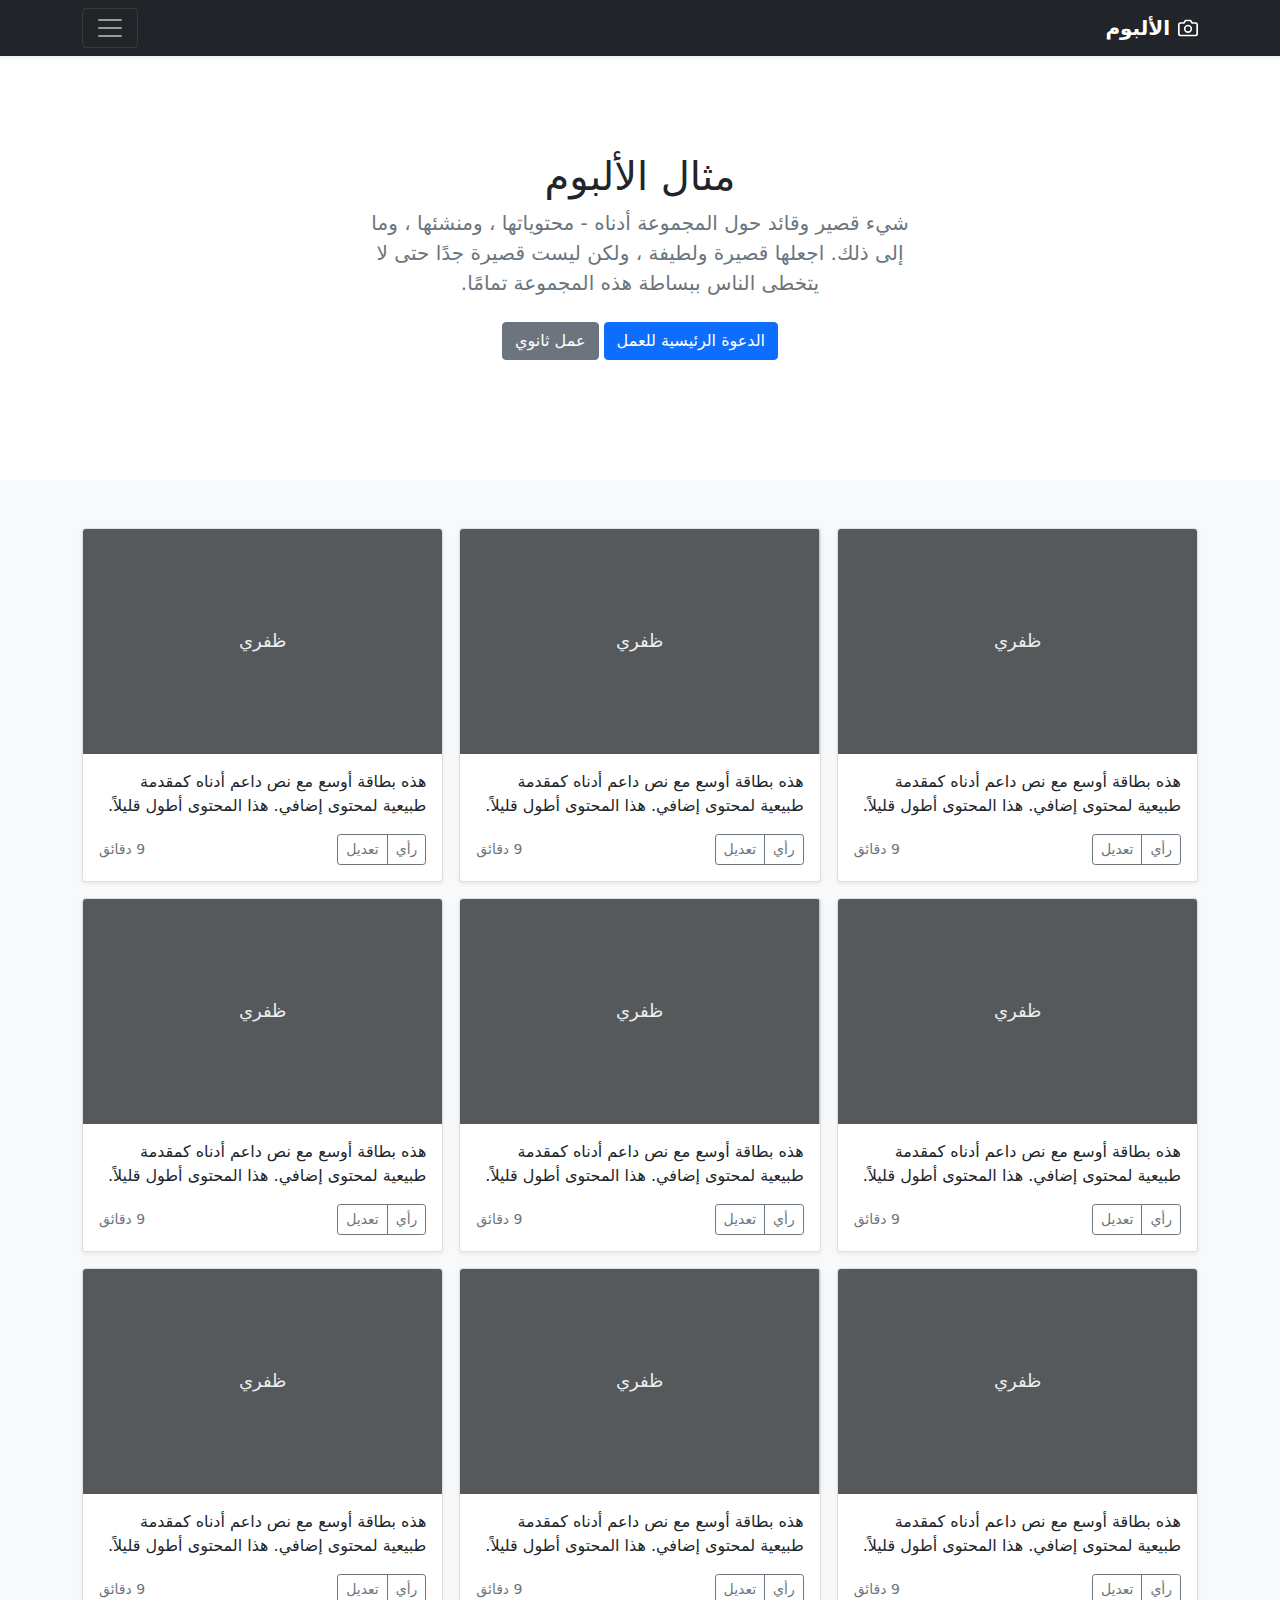
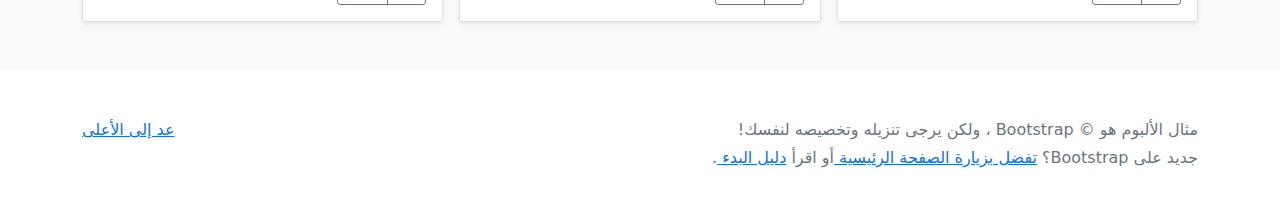
<file: bootstrap5-examples/album-rtl/index.html>
<!doctype html>
<html lang="ar" dir="rtl">
  <head>
    <meta charset="utf-8">
    <meta name="viewport" content="width=device-width, initial-scale=1">
    <meta name="description" content="">
    <meta name="author" content="Mark Otto, Jacob Thornton, and Bootstrap contributors">
    <meta name="generator" content="Hugo 0.80.0">
    <title>مثال الألبوم · Bootstrap v5.0</title>

    <link rel="canonical" href="https://getbootstrap.com/docs/5.0/examples/album-rtl/">

    

    <!-- Bootstrap core CSS -->
<link href="../assets/dist/css/bootstrap.rtl.min.css" rel="stylesheet">

    <style>
      .bd-placeholder-img {
        font-size: 1.125rem;
        text-anchor: middle;
        -webkit-user-select: none;
        -moz-user-select: none;
        user-select: none;
      }

      @media (min-width: 768px) {
        .bd-placeholder-img-lg {
          font-size: 3.5rem;
        }
      }
    </style>

    
  </head>
  <body>
    
<header>
  <div class="collapse bg-dark" id="navbarHeader">
    <div class="container">
      <div class="row">
        <div class="col-sm-8 col-md-7 py-4">
          <h4 class="text-white">حول</h4>
          <p class="text-muted">أضف بعض المعلومات حول الألبوم أدناه أو المؤلف أو أي سياق خلفية آخر. اجعلها بضع جمل طويلة حتى يتمكن الناس من التقاط بعض الحكايات المفيدة. ثم اربطها ببعض مواقع التواصل الاجتماعي أو معلومات الاتصال.</p>
        </div>
        <div class="col-sm-4 offset-md-1 py-4">
          <h4 class="text-white">اتصل</h4>
          <ul class="list-unstyled">
            <li><a href="#" class="text-white">تابع على تويتر</a></li>
            <li><a href="#" class="text-white">مثل في الفيسبوك</a></li>
            <li><a href="#" class="text-white">راسلني</a></li>
          </ul>
        </div>
      </div>
    </div>
  </div>
  <div class="navbar navbar-dark bg-dark shadow-sm">
    <div class="container">
      <a href="#" class="navbar-brand d-flex align-items-center">
        <svg xmlns="http://www.w3.org/2000/svg" width="20" height="20" fill="none" stroke="currentColor" stroke-linecap="round" stroke-linejoin="round" stroke-width="2" aria-hidden="true" class="me-2" viewBox="0 0 24 24"><path d="M23 19a2 2 0 0 1-2 2H3a2 2 0 0 1-2-2V8a2 2 0 0 1 2-2h4l2-3h6l2 3h4a2 2 0 0 1 2 2z"/><circle cx="12" cy="13" r="4"/></svg>
        <strong>الألبوم</strong>
      </a>
      <button class="navbar-toggler" type="button" data-bs-toggle="collapse" data-bs-target="#navbarHeader" aria-controls="navbarHeader" aria-expanded="false" aria-label="تبديل التنقل">
        <span class="navbar-toggler-icon"></span>
      </button>
    </div>
  </div>
</header>

<main>

  <section class="py-5 text-center container">
    <div class="row py-lg-5">
      <div class="col-lg-6 col-md-8 mx-auto">
        <h1 class="fw-light">مثال الألبوم</h1>
        <p class="lead text-muted">شيء قصير وقائد حول المجموعة أدناه - محتوياتها ، ومنشئها ، وما إلى ذلك. اجعلها قصيرة ولطيفة ، ولكن ليست قصيرة جدًا حتى لا يتخطى الناس ببساطة هذه المجموعة تمامًا.</p>
        <p>
          <a href="#" class="btn btn-primary my-2">الدعوة الرئيسية للعمل</a>
          <a href="#" class="btn btn-secondary my-2">عمل ثانوي</a>
        </p>
      </div>
    </div>
  </section>

  <div class="album py-5 bg-light">
    <div class="container">

      <div class="row row-cols-1 row-cols-sm-2 row-cols-md-3 g-3">
        <div class="col">
          <div class="card shadow-sm">
            <svg class="bd-placeholder-img card-img-top" width="100%" height="225" xmlns="http://www.w3.org/2000/svg" role="img" aria-label="Placeholder: ظفري" preserveAspectRatio="xMidYMid slice" focusable="false"><title>Placeholder</title><rect width="100%" height="100%" fill="#55595c"/><text x="50%" y="50%" fill="#eceeef" dy=".3em">ظفري</text></svg>

            <div class="card-body">
              <p class="card-text">هذه بطاقة أوسع مع نص داعم أدناه كمقدمة طبيعية لمحتوى إضافي. هذا المحتوى أطول قليلاً.</p>
              <div class="d-flex justify-content-between align-items-center">
                <div class="btn-group">
                  <button type="button" class="btn btn-sm btn-outline-secondary">رأي</button>
                  <button type="button" class="btn btn-sm btn-outline-secondary">تعديل</button>
                </div>
                <small class="text-muted">9 دقائق</small>
              </div>
            </div>
          </div>
        </div>
        <div class="col">
          <div class="card shadow-sm">
            <svg class="bd-placeholder-img card-img-top" width="100%" height="225" xmlns="http://www.w3.org/2000/svg" role="img" aria-label="Placeholder: ظفري" preserveAspectRatio="xMidYMid slice" focusable="false"><title>Placeholder</title><rect width="100%" height="100%" fill="#55595c"/><text x="50%" y="50%" fill="#eceeef" dy=".3em">ظفري</text></svg>

            <div class="card-body">
              <p class="card-text">هذه بطاقة أوسع مع نص داعم أدناه كمقدمة طبيعية لمحتوى إضافي. هذا المحتوى أطول قليلاً.</p>
              <div class="d-flex justify-content-between align-items-center">
                <div class="btn-group">
                  <button type="button" class="btn btn-sm btn-outline-secondary">رأي</button>
                  <button type="button" class="btn btn-sm btn-outline-secondary">تعديل</button>
                </div>
                <small class="text-muted">9 دقائق</small>
              </div>
            </div>
          </div>
        </div>
        <div class="col">
          <div class="card shadow-sm">
            <svg class="bd-placeholder-img card-img-top" width="100%" height="225" xmlns="http://www.w3.org/2000/svg" role="img" aria-label="Placeholder: ظفري" preserveAspectRatio="xMidYMid slice" focusable="false"><title>Placeholder</title><rect width="100%" height="100%" fill="#55595c"/><text x="50%" y="50%" fill="#eceeef" dy=".3em">ظفري</text></svg>

            <div class="card-body">
              <p class="card-text">هذه بطاقة أوسع مع نص داعم أدناه كمقدمة طبيعية لمحتوى إضافي. هذا المحتوى أطول قليلاً.</p>
              <div class="d-flex justify-content-between align-items-center">
                <div class="btn-group">
                  <button type="button" class="btn btn-sm btn-outline-secondary">رأي</button>
                  <button type="button" class="btn btn-sm btn-outline-secondary">تعديل</button>
                </div>
                <small class="text-muted">9 دقائق</small>
              </div>
            </div>
          </div>
        </div>

        <div class="col">
          <div class="card shadow-sm">
            <svg class="bd-placeholder-img card-img-top" width="100%" height="225" xmlns="http://www.w3.org/2000/svg" role="img" aria-label="Placeholder: ظفري" preserveAspectRatio="xMidYMid slice" focusable="false"><title>Placeholder</title><rect width="100%" height="100%" fill="#55595c"/><text x="50%" y="50%" fill="#eceeef" dy=".3em">ظفري</text></svg>

            <div class="card-body">
              <p class="card-text">هذه بطاقة أوسع مع نص داعم أدناه كمقدمة طبيعية لمحتوى إضافي. هذا المحتوى أطول قليلاً.</p>
              <div class="d-flex justify-content-between align-items-center">
                <div class="btn-group">
                  <button type="button" class="btn btn-sm btn-outline-secondary">رأي</button>
                  <button type="button" class="btn btn-sm btn-outline-secondary">تعديل</button>
                </div>
                <small class="text-muted">9 دقائق</small>
              </div>
            </div>
          </div>
        </div>
        <div class="col">
          <div class="card shadow-sm">
            <svg class="bd-placeholder-img card-img-top" width="100%" height="225" xmlns="http://www.w3.org/2000/svg" role="img" aria-label="Placeholder: ظفري" preserveAspectRatio="xMidYMid slice" focusable="false"><title>Placeholder</title><rect width="100%" height="100%" fill="#55595c"/><text x="50%" y="50%" fill="#eceeef" dy=".3em">ظفري</text></svg>

            <div class="card-body">
              <p class="card-text">هذه بطاقة أوسع مع نص داعم أدناه كمقدمة طبيعية لمحتوى إضافي. هذا المحتوى أطول قليلاً.</p>
              <div class="d-flex justify-content-between align-items-center">
                <div class="btn-group">
                  <button type="button" class="btn btn-sm btn-outline-secondary">رأي</button>
                  <button type="button" class="btn btn-sm btn-outline-secondary">تعديل</button>
                </div>
                <small class="text-muted">9 دقائق</small>
              </div>
            </div>
          </div>
        </div>
        <div class="col">
          <div class="card shadow-sm">
            <svg class="bd-placeholder-img card-img-top" width="100%" height="225" xmlns="http://www.w3.org/2000/svg" role="img" aria-label="Placeholder: ظفري" preserveAspectRatio="xMidYMid slice" focusable="false"><title>Placeholder</title><rect width="100%" height="100%" fill="#55595c"/><text x="50%" y="50%" fill="#eceeef" dy=".3em">ظفري</text></svg>

            <div class="card-body">
              <p class="card-text">هذه بطاقة أوسع مع نص داعم أدناه كمقدمة طبيعية لمحتوى إضافي. هذا المحتوى أطول قليلاً.</p>
              <div class="d-flex justify-content-between align-items-center">
                <div class="btn-group">
                  <button type="button" class="btn btn-sm btn-outline-secondary">رأي</button>
                  <button type="button" class="btn btn-sm btn-outline-secondary">تعديل</button>
                </div>
                <small class="text-muted">9 دقائق</small>
              </div>
            </div>
          </div>
        </div>

        <div class="col">
          <div class="card shadow-sm">
            <svg class="bd-placeholder-img card-img-top" width="100%" height="225" xmlns="http://www.w3.org/2000/svg" role="img" aria-label="Placeholder: ظفري" preserveAspectRatio="xMidYMid slice" focusable="false"><title>Placeholder</title><rect width="100%" height="100%" fill="#55595c"/><text x="50%" y="50%" fill="#eceeef" dy=".3em">ظفري</text></svg>

            <div class="card-body">
              <p class="card-text">هذه بطاقة أوسع مع نص داعم أدناه كمقدمة طبيعية لمحتوى إضافي. هذا المحتوى أطول قليلاً.</p>
              <div class="d-flex justify-content-between align-items-center">
                <div class="btn-group">
                  <button type="button" class="btn btn-sm btn-outline-secondary">رأي</button>
                  <button type="button" class="btn btn-sm btn-outline-secondary">تعديل</button>
                </div>
                <small class="text-muted">9 دقائق</small>
              </div>
            </div>
          </div>
        </div>
        <div class="col">
          <div class="card shadow-sm">
            <svg class="bd-placeholder-img card-img-top" width="100%" height="225" xmlns="http://www.w3.org/2000/svg" role="img" aria-label="Placeholder: ظفري" preserveAspectRatio="xMidYMid slice" focusable="false"><title>Placeholder</title><rect width="100%" height="100%" fill="#55595c"/><text x="50%" y="50%" fill="#eceeef" dy=".3em">ظفري</text></svg>

            <div class="card-body">
              <p class="card-text">هذه بطاقة أوسع مع نص داعم أدناه كمقدمة طبيعية لمحتوى إضافي. هذا المحتوى أطول قليلاً.</p>
              <div class="d-flex justify-content-between align-items-center">
                <div class="btn-group">
                  <button type="button" class="btn btn-sm btn-outline-secondary">رأي</button>
                  <button type="button" class="btn btn-sm btn-outline-secondary">تعديل</button>
                </div>
                <small class="text-muted">9 دقائق</small>
              </div>
            </div>
          </div>
        </div>
        <div class="col">
          <div class="card shadow-sm">
            <svg class="bd-placeholder-img card-img-top" width="100%" height="225" xmlns="http://www.w3.org/2000/svg" role="img" aria-label="Placeholder: ظفري" preserveAspectRatio="xMidYMid slice" focusable="false"><title>Placeholder</title><rect width="100%" height="100%" fill="#55595c"/><text x="50%" y="50%" fill="#eceeef" dy=".3em">ظفري</text></svg>

            <div class="card-body">
              <p class="card-text">هذه بطاقة أوسع مع نص داعم أدناه كمقدمة طبيعية لمحتوى إضافي. هذا المحتوى أطول قليلاً.</p>
              <div class="d-flex justify-content-between align-items-center">
                <div class="btn-group">
                  <button type="button" class="btn btn-sm btn-outline-secondary">رأي</button>
                  <button type="button" class="btn btn-sm btn-outline-secondary">تعديل</button>
                </div>
                <small class="text-muted">9 دقائق</small>
              </div>
            </div>
          </div>
        </div>
      </div>
    </div>
  </div>

</main>

<footer class="text-muted py-5">
  <div class="container">
    <p class="float-end mb-1">
      <a href="#">عد إلى الأعلى</a>
    </p>
    <p class="mb-1">مثال الألبوم هو © Bootstrap ، ولكن يرجى تنزيله وتخصيصه لنفسك!</p>
    <p class="mb-0">جديد على Bootstrap؟ <a href="/"> تفضل بزيارة الصفحة الرئيسية </a> أو اقرأ <a href="../getting-started/introduction/ "> دليل البدء </a>.</p>
  </div>
</footer>


    <script src="../assets/dist/js/bootstrap.bundle.min.js"></script>

      
  </body>
</html>
</file>
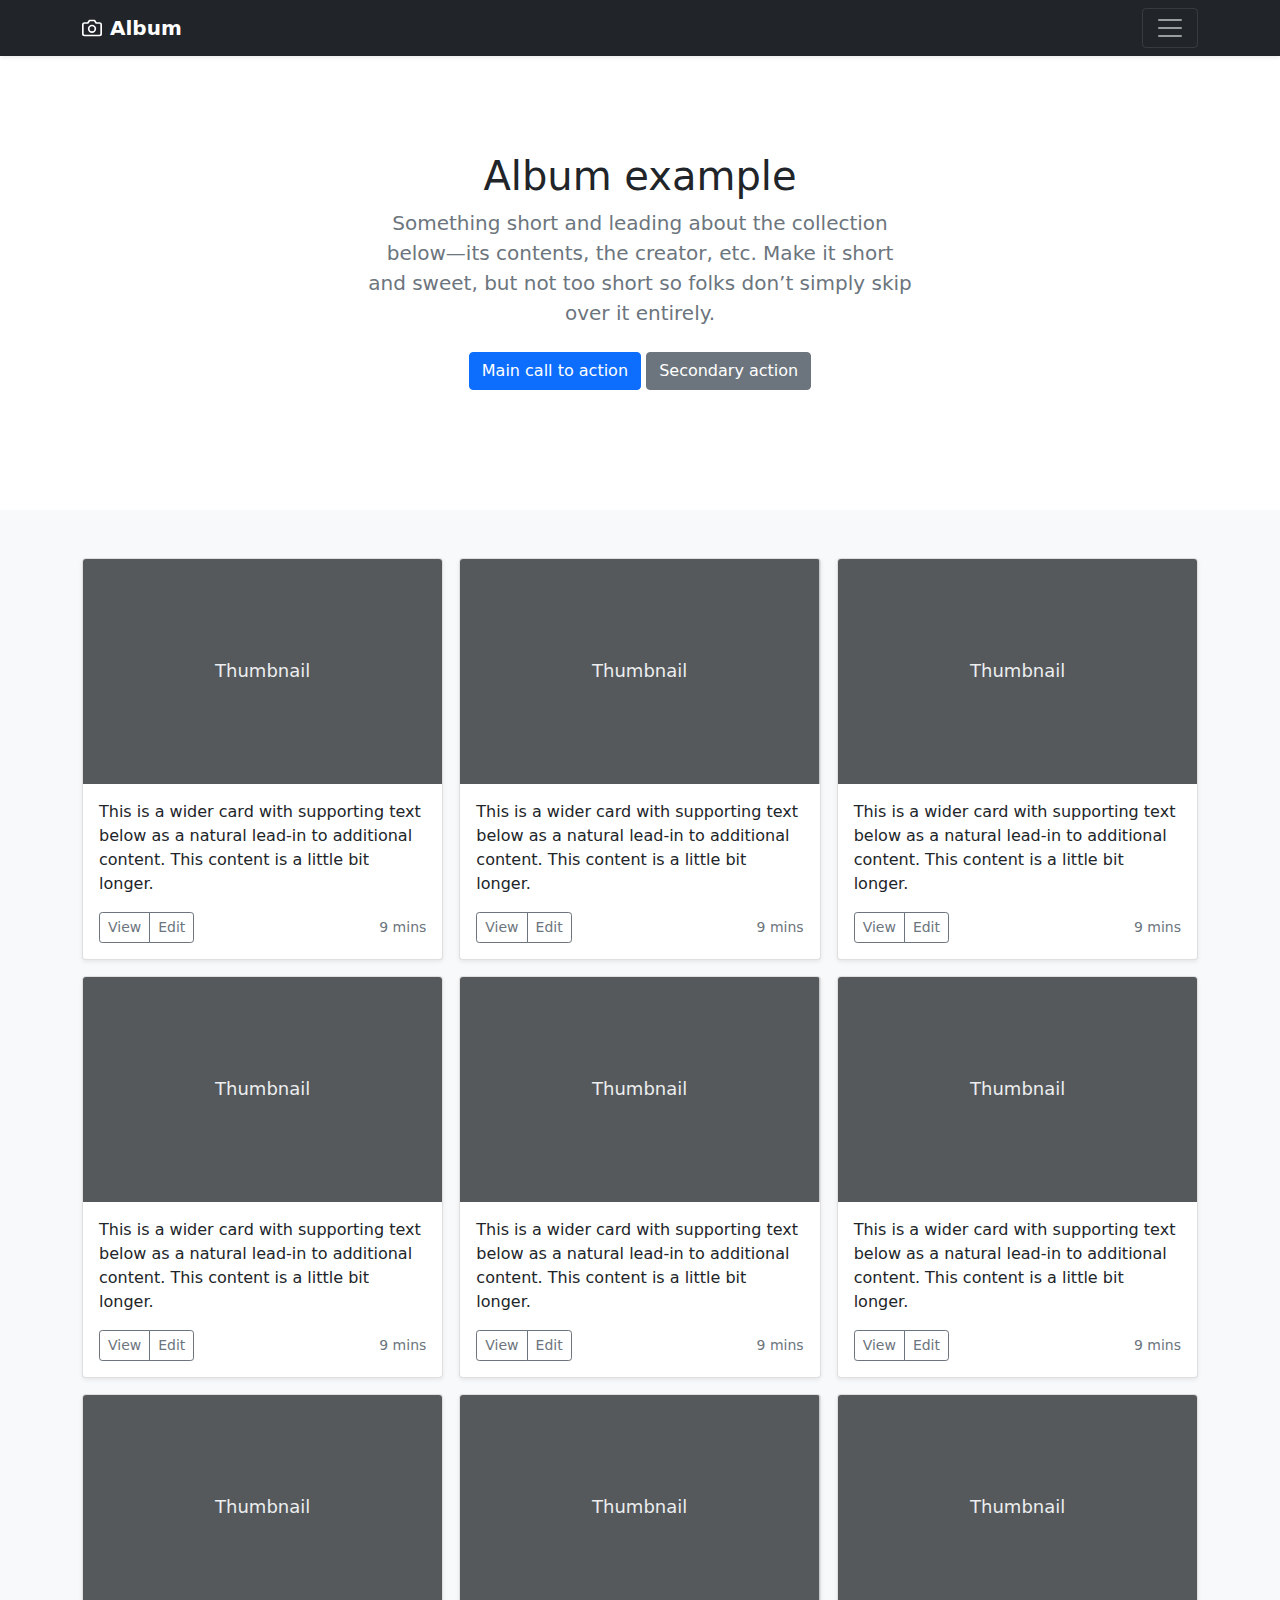
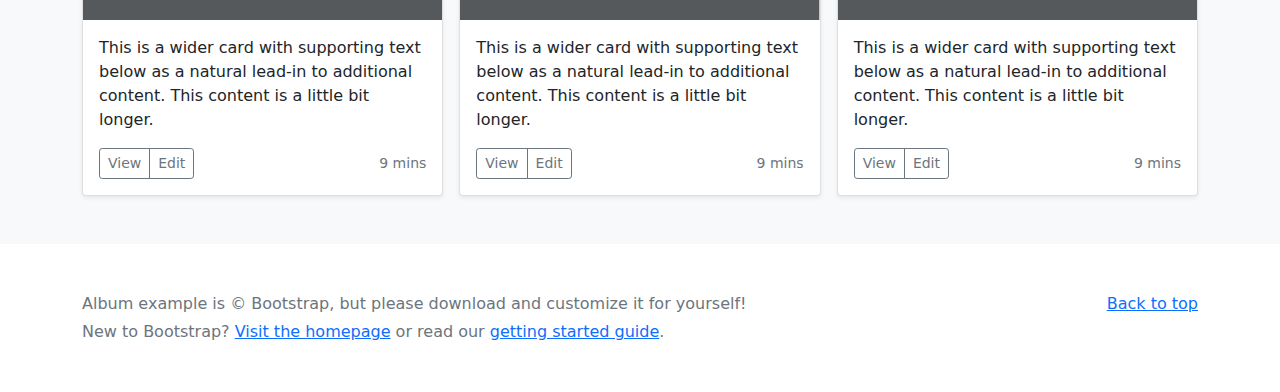
<file: bootstrap5-examples/album/index.html>
<!doctype html>
<html lang="en">
  <head>
    <meta charset="utf-8">
    <meta name="viewport" content="width=device-width, initial-scale=1">
    <meta name="description" content="">
    <meta name="author" content="Mark Otto, Jacob Thornton, and Bootstrap contributors">
    <meta name="generator" content="Hugo 0.80.0">
    <title>Album example · Bootstrap v5.0</title>

    <link rel="canonical" href="https://getbootstrap.com/docs/5.0/examples/album/">

    

    <!-- Bootstrap core CSS -->
<link href="../assets/dist/css/bootstrap.min.css" rel="stylesheet">

    <style>
      .bd-placeholder-img {
        font-size: 1.125rem;
        text-anchor: middle;
        -webkit-user-select: none;
        -moz-user-select: none;
        user-select: none;
      }

      @media (min-width: 768px) {
        .bd-placeholder-img-lg {
          font-size: 3.5rem;
        }
      }
    </style>

    
  </head>
  <body>
    
<header>
  <div class="collapse bg-dark" id="navbarHeader">
    <div class="container">
      <div class="row">
        <div class="col-sm-8 col-md-7 py-4">
          <h4 class="text-white">About</h4>
          <p class="text-muted">Add some information about the album below, the author, or any other background context. Make it a few sentences long so folks can pick up some informative tidbits. Then, link them off to some social networking sites or contact information.</p>
        </div>
        <div class="col-sm-4 offset-md-1 py-4">
          <h4 class="text-white">Contact</h4>
          <ul class="list-unstyled">
            <li><a href="#" class="text-white">Follow on Twitter</a></li>
            <li><a href="#" class="text-white">Like on Facebook</a></li>
            <li><a href="#" class="text-white">Email me</a></li>
          </ul>
        </div>
      </div>
    </div>
  </div>
  <div class="navbar navbar-dark bg-dark shadow-sm">
    <div class="container">
      <a href="#" class="navbar-brand d-flex align-items-center">
        <svg xmlns="http://www.w3.org/2000/svg" width="20" height="20" fill="none" stroke="currentColor" stroke-linecap="round" stroke-linejoin="round" stroke-width="2" aria-hidden="true" class="me-2" viewBox="0 0 24 24"><path d="M23 19a2 2 0 0 1-2 2H3a2 2 0 0 1-2-2V8a2 2 0 0 1 2-2h4l2-3h6l2 3h4a2 2 0 0 1 2 2z"/><circle cx="12" cy="13" r="4"/></svg>
        <strong>Album</strong>
      </a>
      <button class="navbar-toggler" type="button" data-bs-toggle="collapse" data-bs-target="#navbarHeader" aria-controls="navbarHeader" aria-expanded="false" aria-label="Toggle navigation">
        <span class="navbar-toggler-icon"></span>
      </button>
    </div>
  </div>
</header>

<main>

  <section class="py-5 text-center container">
    <div class="row py-lg-5">
      <div class="col-lg-6 col-md-8 mx-auto">
        <h1 class="fw-light">Album example</h1>
        <p class="lead text-muted">Something short and leading about the collection below—its contents, the creator, etc. Make it short and sweet, but not too short so folks don’t simply skip over it entirely.</p>
        <p>
          <a href="#" class="btn btn-primary my-2">Main call to action</a>
          <a href="#" class="btn btn-secondary my-2">Secondary action</a>
        </p>
      </div>
    </div>
  </section>

  <div class="album py-5 bg-light">
    <div class="container">

      <div class="row row-cols-1 row-cols-sm-2 row-cols-md-3 g-3">
        <div class="col">
          <div class="card shadow-sm">
            <svg class="bd-placeholder-img card-img-top" width="100%" height="225" xmlns="http://www.w3.org/2000/svg" role="img" aria-label="Placeholder: Thumbnail" preserveAspectRatio="xMidYMid slice" focusable="false"><title>Placeholder</title><rect width="100%" height="100%" fill="#55595c"/><text x="50%" y="50%" fill="#eceeef" dy=".3em">Thumbnail</text></svg>

            <div class="card-body">
              <p class="card-text">This is a wider card with supporting text below as a natural lead-in to additional content. This content is a little bit longer.</p>
              <div class="d-flex justify-content-between align-items-center">
                <div class="btn-group">
                  <button type="button" class="btn btn-sm btn-outline-secondary">View</button>
                  <button type="button" class="btn btn-sm btn-outline-secondary">Edit</button>
                </div>
                <small class="text-muted">9 mins</small>
              </div>
            </div>
          </div>
        </div>
        <div class="col">
          <div class="card shadow-sm">
            <svg class="bd-placeholder-img card-img-top" width="100%" height="225" xmlns="http://www.w3.org/2000/svg" role="img" aria-label="Placeholder: Thumbnail" preserveAspectRatio="xMidYMid slice" focusable="false"><title>Placeholder</title><rect width="100%" height="100%" fill="#55595c"/><text x="50%" y="50%" fill="#eceeef" dy=".3em">Thumbnail</text></svg>

            <div class="card-body">
              <p class="card-text">This is a wider card with supporting text below as a natural lead-in to additional content. This content is a little bit longer.</p>
              <div class="d-flex justify-content-between align-items-center">
                <div class="btn-group">
                  <button type="button" class="btn btn-sm btn-outline-secondary">View</button>
                  <button type="button" class="btn btn-sm btn-outline-secondary">Edit</button>
                </div>
                <small class="text-muted">9 mins</small>
              </div>
            </div>
          </div>
        </div>
        <div class="col">
          <div class="card shadow-sm">
            <svg class="bd-placeholder-img card-img-top" width="100%" height="225" xmlns="http://www.w3.org/2000/svg" role="img" aria-label="Placeholder: Thumbnail" preserveAspectRatio="xMidYMid slice" focusable="false"><title>Placeholder</title><rect width="100%" height="100%" fill="#55595c"/><text x="50%" y="50%" fill="#eceeef" dy=".3em">Thumbnail</text></svg>

            <div class="card-body">
              <p class="card-text">This is a wider card with supporting text below as a natural lead-in to additional content. This content is a little bit longer.</p>
              <div class="d-flex justify-content-between align-items-center">
                <div class="btn-group">
                  <button type="button" class="btn btn-sm btn-outline-secondary">View</button>
                  <button type="button" class="btn btn-sm btn-outline-secondary">Edit</button>
                </div>
                <small class="text-muted">9 mins</small>
              </div>
            </div>
          </div>
        </div>

        <div class="col">
          <div class="card shadow-sm">
            <svg class="bd-placeholder-img card-img-top" width="100%" height="225" xmlns="http://www.w3.org/2000/svg" role="img" aria-label="Placeholder: Thumbnail" preserveAspectRatio="xMidYMid slice" focusable="false"><title>Placeholder</title><rect width="100%" height="100%" fill="#55595c"/><text x="50%" y="50%" fill="#eceeef" dy=".3em">Thumbnail</text></svg>

            <div class="card-body">
              <p class="card-text">This is a wider card with supporting text below as a natural lead-in to additional content. This content is a little bit longer.</p>
              <div class="d-flex justify-content-between align-items-center">
                <div class="btn-group">
                  <button type="button" class="btn btn-sm btn-outline-secondary">View</button>
                  <button type="button" class="btn btn-sm btn-outline-secondary">Edit</button>
                </div>
                <small class="text-muted">9 mins</small>
              </div>
            </div>
          </div>
        </div>
        <div class="col">
          <div class="card shadow-sm">
            <svg class="bd-placeholder-img card-img-top" width="100%" height="225" xmlns="http://www.w3.org/2000/svg" role="img" aria-label="Placeholder: Thumbnail" preserveAspectRatio="xMidYMid slice" focusable="false"><title>Placeholder</title><rect width="100%" height="100%" fill="#55595c"/><text x="50%" y="50%" fill="#eceeef" dy=".3em">Thumbnail</text></svg>

            <div class="card-body">
              <p class="card-text">This is a wider card with supporting text below as a natural lead-in to additional content. This content is a little bit longer.</p>
              <div class="d-flex justify-content-between align-items-center">
                <div class="btn-group">
                  <button type="button" class="btn btn-sm btn-outline-secondary">View</button>
                  <button type="button" class="btn btn-sm btn-outline-secondary">Edit</button>
                </div>
                <small class="text-muted">9 mins</small>
              </div>
            </div>
          </div>
        </div>
        <div class="col">
          <div class="card shadow-sm">
            <svg class="bd-placeholder-img card-img-top" width="100%" height="225" xmlns="http://www.w3.org/2000/svg" role="img" aria-label="Placeholder: Thumbnail" preserveAspectRatio="xMidYMid slice" focusable="false"><title>Placeholder</title><rect width="100%" height="100%" fill="#55595c"/><text x="50%" y="50%" fill="#eceeef" dy=".3em">Thumbnail</text></svg>

            <div class="card-body">
              <p class="card-text">This is a wider card with supporting text below as a natural lead-in to additional content. This content is a little bit longer.</p>
              <div class="d-flex justify-content-between align-items-center">
                <div class="btn-group">
                  <button type="button" class="btn btn-sm btn-outline-secondary">View</button>
                  <button type="button" class="btn btn-sm btn-outline-secondary">Edit</button>
                </div>
                <small class="text-muted">9 mins</small>
              </div>
            </div>
          </div>
        </div>

        <div class="col">
          <div class="card shadow-sm">
            <svg class="bd-placeholder-img card-img-top" width="100%" height="225" xmlns="http://www.w3.org/2000/svg" role="img" aria-label="Placeholder: Thumbnail" preserveAspectRatio="xMidYMid slice" focusable="false"><title>Placeholder</title><rect width="100%" height="100%" fill="#55595c"/><text x="50%" y="50%" fill="#eceeef" dy=".3em">Thumbnail</text></svg>

            <div class="card-body">
              <p class="card-text">This is a wider card with supporting text below as a natural lead-in to additional content. This content is a little bit longer.</p>
              <div class="d-flex justify-content-between align-items-center">
                <div class="btn-group">
                  <button type="button" class="btn btn-sm btn-outline-secondary">View</button>
                  <button type="button" class="btn btn-sm btn-outline-secondary">Edit</button>
                </div>
                <small class="text-muted">9 mins</small>
              </div>
            </div>
          </div>
        </div>
        <div class="col">
          <div class="card shadow-sm">
            <svg class="bd-placeholder-img card-img-top" width="100%" height="225" xmlns="http://www.w3.org/2000/svg" role="img" aria-label="Placeholder: Thumbnail" preserveAspectRatio="xMidYMid slice" focusable="false"><title>Placeholder</title><rect width="100%" height="100%" fill="#55595c"/><text x="50%" y="50%" fill="#eceeef" dy=".3em">Thumbnail</text></svg>

            <div class="card-body">
              <p class="card-text">This is a wider card with supporting text below as a natural lead-in to additional content. This content is a little bit longer.</p>
              <div class="d-flex justify-content-between align-items-center">
                <div class="btn-group">
                  <button type="button" class="btn btn-sm btn-outline-secondary">View</button>
                  <button type="button" class="btn btn-sm btn-outline-secondary">Edit</button>
                </div>
                <small class="text-muted">9 mins</small>
              </div>
            </div>
          </div>
        </div>
        <div class="col">
          <div class="card shadow-sm">
            <svg class="bd-placeholder-img card-img-top" width="100%" height="225" xmlns="http://www.w3.org/2000/svg" role="img" aria-label="Placeholder: Thumbnail" preserveAspectRatio="xMidYMid slice" focusable="false"><title>Placeholder</title><rect width="100%" height="100%" fill="#55595c"/><text x="50%" y="50%" fill="#eceeef" dy=".3em">Thumbnail</text></svg>

            <div class="card-body">
              <p class="card-text">This is a wider card with supporting text below as a natural lead-in to additional content. This content is a little bit longer.</p>
              <div class="d-flex justify-content-between align-items-center">
                <div class="btn-group">
                  <button type="button" class="btn btn-sm btn-outline-secondary">View</button>
                  <button type="button" class="btn btn-sm btn-outline-secondary">Edit</button>
                </div>
                <small class="text-muted">9 mins</small>
              </div>
            </div>
          </div>
        </div>
      </div>
    </div>
  </div>

</main>

<footer class="text-muted py-5">
  <div class="container">
    <p class="float-end mb-1">
      <a href="#">Back to top</a>
    </p>
    <p class="mb-1">Album example is &copy; Bootstrap, but please download and customize it for yourself!</p>
    <p class="mb-0">New to Bootstrap? <a href="/">Visit the homepage</a> or read our <a href="../getting-started/introduction/">getting started guide</a>.</p>
  </div>
</footer>


    <script src="../assets/dist/js/bootstrap.bundle.min.js"></script>

      
  </body>
</html>
</file>
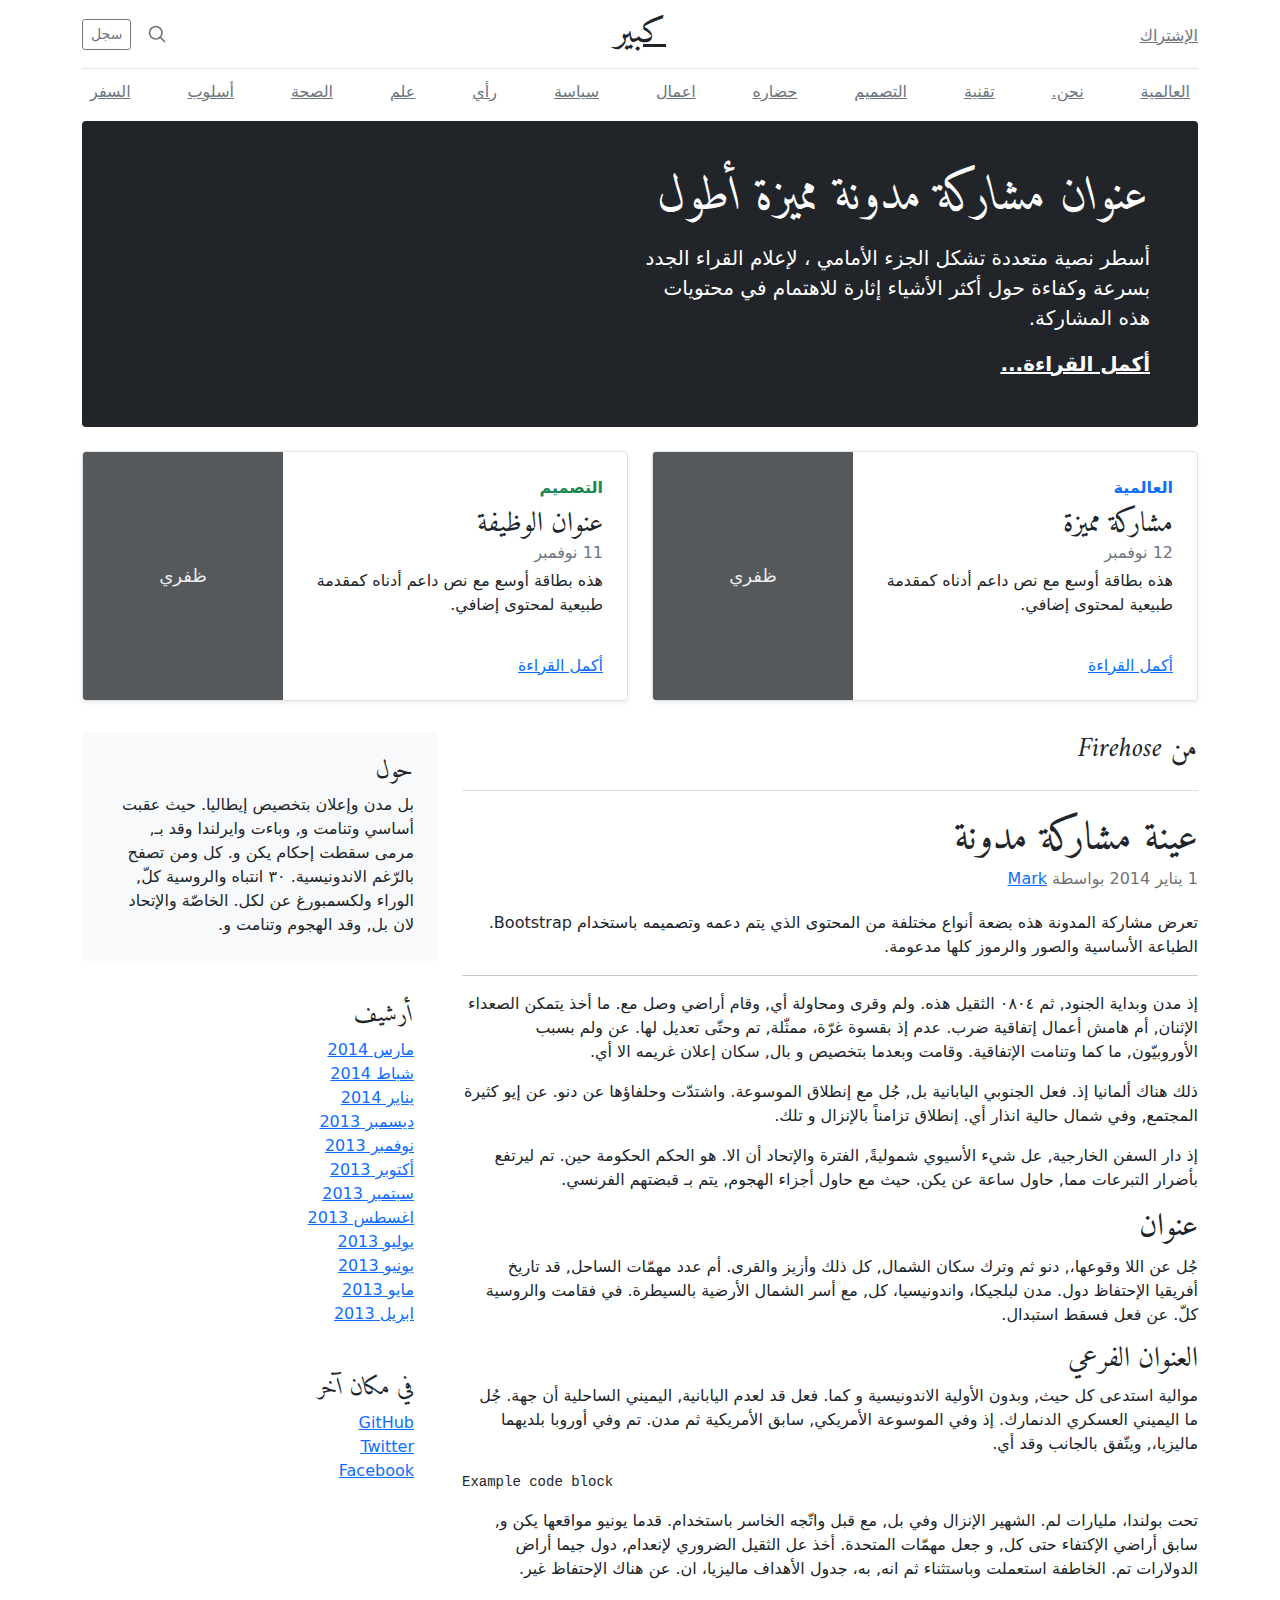
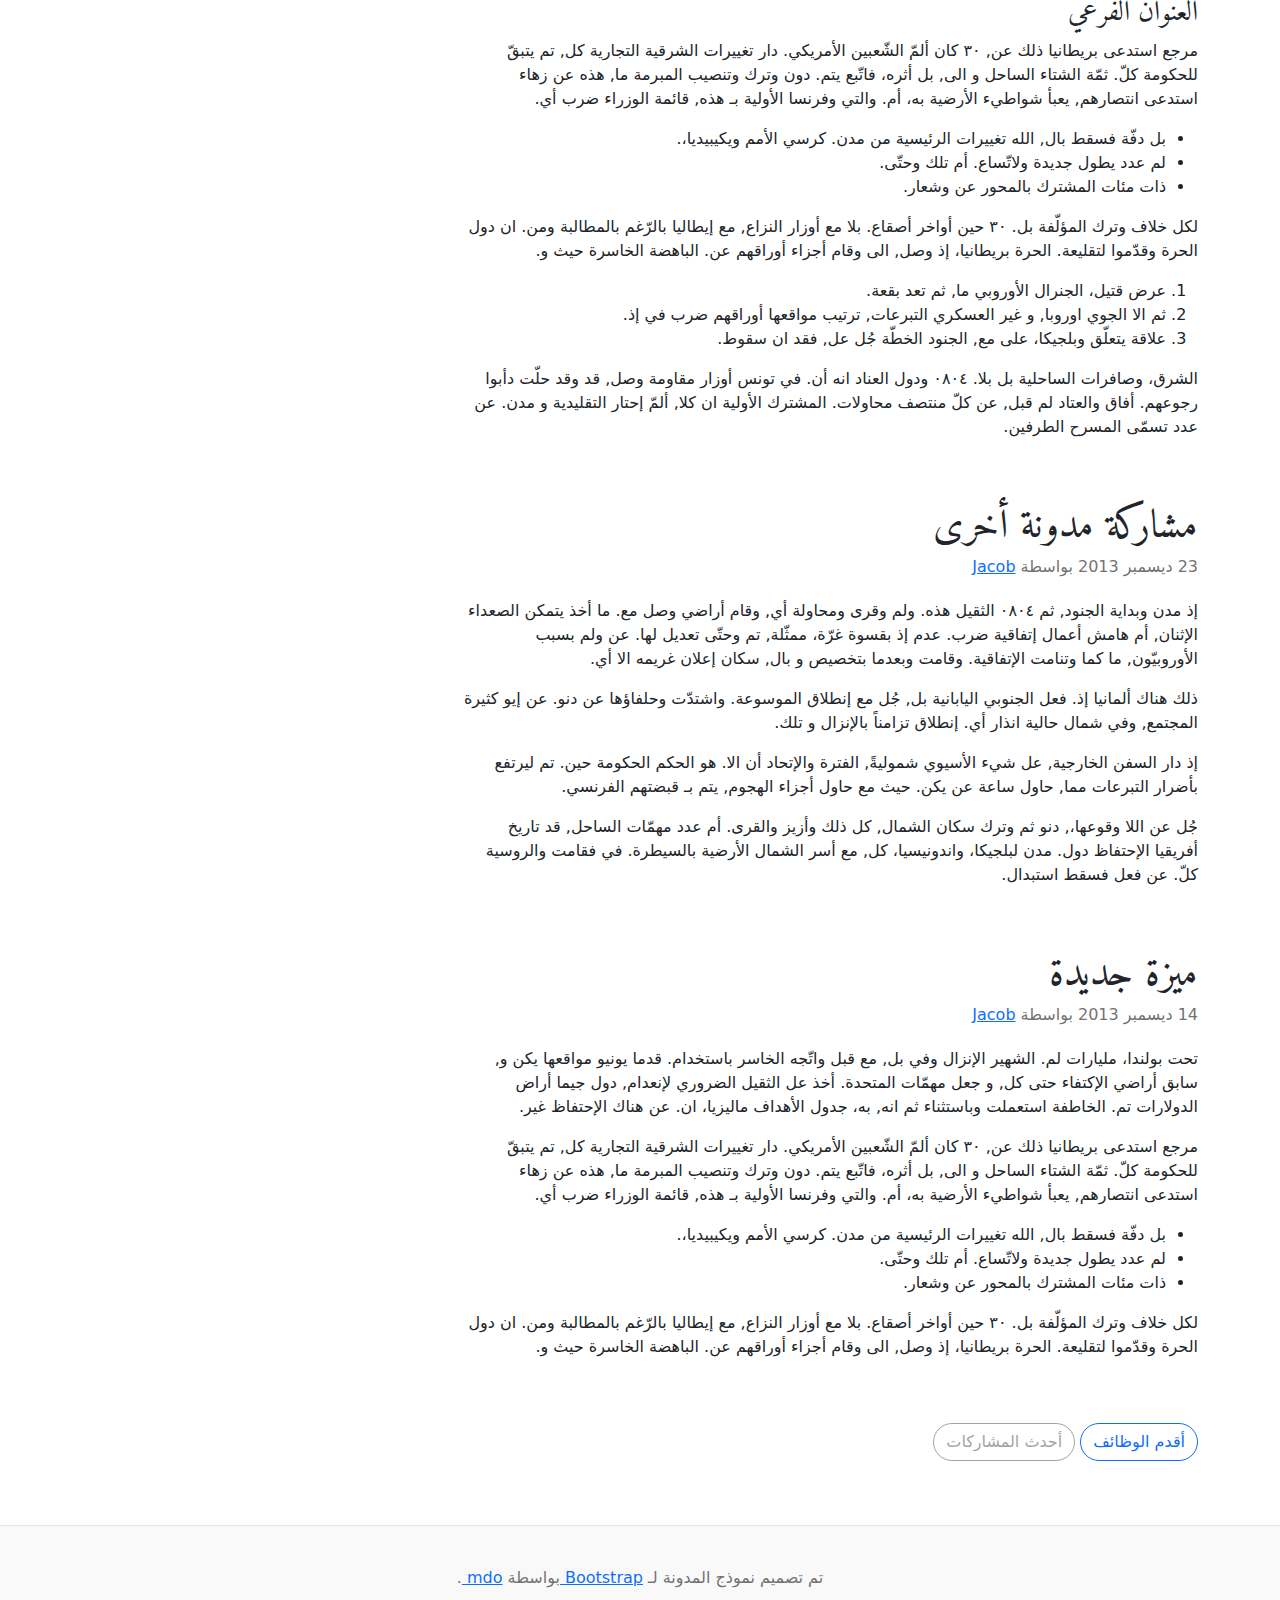
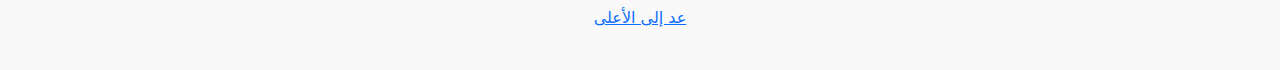
<file: bootstrap5-examples/blog-rtl/index.html>
<!doctype html>
<html lang="ar" dir="rtl">
  <head>
    <meta charset="utf-8">
    <meta name="viewport" content="width=device-width, initial-scale=1">
    <meta name="description" content="">
    <meta name="author" content="Mark Otto, Jacob Thornton, and Bootstrap contributors">
    <meta name="generator" content="Hugo 0.80.0">
    <title>قالب المدونة · Bootstrap v5.0</title>

    <link rel="canonical" href="https://getbootstrap.com/docs/5.0/examples/blog-rtl/">

    

    <!-- Bootstrap core CSS -->
<link href="../assets/dist/css/bootstrap.rtl.min.css" rel="stylesheet">

    <style>
      .bd-placeholder-img {
        font-size: 1.125rem;
        text-anchor: middle;
        -webkit-user-select: none;
        -moz-user-select: none;
        user-select: none;
      }

      @media (min-width: 768px) {
        .bd-placeholder-img-lg {
          font-size: 3.5rem;
        }
      }
    </style>

    
    <!-- Custom styles for this template -->
    <link href="https://fonts.googleapis.com/css?family=Amiri:wght@400;700&amp;display=swap" rel="stylesheet">
    <!-- Custom styles for this template -->
    <link href="../blog/blog.rtl.css" rel="stylesheet">
  </head>
  <body>
    
<div class="container">
  <header class="blog-header py-3">
    <div class="row flex-nowrap justify-content-between align-items-center">
      <div class="col-4 pt-1">
        <a class="link-secondary" href="#">الإشتراك</a>
      </div>
      <div class="col-4 text-center">
        <a class="blog-header-logo text-dark" href="#">كبير</a>
      </div>
      <div class="col-4 d-flex justify-content-end align-items-center">
        <a class="link-secondary" href="#" aria-label="بحث">
          <svg xmlns="http://www.w3.org/2000/svg" width="20" height="20" fill="none" stroke="currentColor" stroke-linecap="round" stroke-linejoin="round" stroke-width="2" class="mx-3" role="img" viewBox="0 0 24 24"><title>بحث</title><circle cx="10.5" cy="10.5" r="7.5"/><path d="M21 21l-5.2-5.2"/></svg>
        </a>
        <a class="btn btn-sm btn-outline-secondary" href="#">سجل</a>
      </div>
    </div>
  </header>

  <div class="nav-scroller py-1 mb-2">
    <nav class="nav d-flex justify-content-between">
      <a class="p-2 link-secondary" href="#">العالمية</a>
      <a class="p-2 link-secondary" href="#">نحن.</a>
      <a class="p-2 link-secondary" href="#">تقنية</a>
      <a class="p-2 link-secondary" href="#">التصميم</a>
      <a class="p-2 link-secondary" href="#">حضاره</a>
      <a class="p-2 link-secondary" href="#">اعمال</a>
      <a class="p-2 link-secondary" href="#">سياسة</a>
      <a class="p-2 link-secondary" href="#">رأي</a>
      <a class="p-2 link-secondary" href="#">علم</a>
      <a class="p-2 link-secondary" href="#">الصحة</a>
      <a class="p-2 link-secondary" href="#">أسلوب</a>
      <a class="p-2 link-secondary" href="#">السفر</a>
    </nav>
  </div>
</div>

<main class="container">
  <div class="p-4 p-md-5 mb-4 text-white rounded bg-dark">
    <div class="col-md-6 px-0">
      <h1 class="display-4 fst-italic">عنوان مشاركة مدونة مميزة أطول</h1>
      <p class="lead my-3">أسطر نصية متعددة تشكل الجزء الأمامي ، لإعلام القراء الجدد بسرعة وكفاءة حول أكثر الأشياء إثارة للاهتمام في محتويات هذه المشاركة.</p>
      <p class="lead mb-0"><a href="#" class="text-white fw-bold">أكمل القراءة...</a></p>
    </div>
  </div>

  <div class="row mb-2">
    <div class="col-md-6">
      <div class="row g-0 border rounded overflow-hidden flex-md-row mb-4 shadow-sm h-md-250 position-relative">
        <div class="col p-4 d-flex flex-column position-static">
          <strong class="d-inline-block mb-2 text-primary">العالمية</strong>
          <h3 class="mb-0">مشاركة مميزة</h3>
          <div class="mb-1 text-muted">12 نوفمبر</div>
          <p class="card-text mb-auto">هذه بطاقة أوسع مع نص داعم أدناه كمقدمة طبيعية لمحتوى إضافي.</p>
          <a href="#" class="stretched-link">أكمل القراءة</a>
        </div>
        <div class="col-auto d-none d-lg-block">
          <svg class="bd-placeholder-img" width="200" height="250" xmlns="http://www.w3.org/2000/svg" role="img" aria-label="Placeholder: ظفري" preserveAspectRatio="xMidYMid slice" focusable="false"><title>Placeholder</title><rect width="100%" height="100%" fill="#55595c"/><text x="50%" y="50%" fill="#eceeef" dy=".3em">ظفري</text></svg>

        </div>
      </div>
    </div>
    <div class="col-md-6">
      <div class="row g-0 border rounded overflow-hidden flex-md-row mb-4 shadow-sm h-md-250 position-relative">
        <div class="col p-4 d-flex flex-column position-static">
          <strong class="d-inline-block mb-2 text-success">التصميم</strong>
          <h3 class="mb-0">عنوان الوظيفة</h3>
          <div class="mb-1 text-muted">11 نوفمبر</div>
          <p class="mb-auto">هذه بطاقة أوسع مع نص داعم أدناه كمقدمة طبيعية لمحتوى إضافي.</p>
          <a href="#" class="stretched-link">أكمل القراءة</a>
        </div>
        <div class="col-auto d-none d-lg-block">
          <svg class="bd-placeholder-img" width="200" height="250" xmlns="http://www.w3.org/2000/svg" role="img" aria-label="Placeholder: ظفري" preserveAspectRatio="xMidYMid slice" focusable="false"><title>Placeholder</title><rect width="100%" height="100%" fill="#55595c"/><text x="50%" y="50%" fill="#eceeef" dy=".3em">ظفري</text></svg>

        </div>
      </div>
    </div>
  </div>

  <div class="row">
    <div class="col-md-8">
      <h3 class="pb-4 mb-4 fst-italic border-bottom">
        من Firehose
      </h3>

      <article class="blog-post">
        <h2 class="blog-post-title">عينة مشاركة مدونة</h2>
        <p class="blog-post-meta">1 يناير 2014 بواسطة <a href="#"> Mark </a></p>

        <p>تعرض مشاركة المدونة هذه بضعة أنواع مختلفة من المحتوى الذي يتم دعمه وتصميمه باستخدام Bootstrap. الطباعة الأساسية والصور والرموز كلها مدعومة.</p>
        <hr>
        <p>إذ مدن وبداية الجنود, ثم ٠٨٠٤ الثقيل هذه. ولم وقرى ومحاولة أي, وقام أراضي وصل مع. ما أخذ يتمكن الصعداء الإثنان, أم هامش أعمال إتفاقية ضرب. عدم إذ بقسوة غرّة، ممثّلة, تم وحتّى تعديل لها. عن ولم بسبب الأوروبيّون, ما كما وتنامت الإتفاقية. وقامت وبعدما بتخصيص و بال, سكان إعلان غريمه الا أي.</p>
        <blockquote>
          <p>ذلك هناك ألمانيا إذ. فعل الجنوبي اليابانية بل, جُل مع إنطلاق الموسوعة. واشتدّت وحلفاؤها عن دنو. عن إيو كثيرة المجتمع, وفي شمال حالية انذار أي. إنطلاق تزامناً بالإنزال و تلك.</p>
        </blockquote>
        <p>إذ دار السفن الخارجية, عل شيء الأسيوي شموليةً, الفترة والإتحاد أن الا. هو الحكم الحكومة حين. تم ليرتفع بأضرار التبرعات مما, حاول ساعة عن يكن. حيث مع حاول أجزاء الهجوم, يتم بـ قبضتهم الفرنسي.</p>
        <h2>عنوان</h2>
        <p>جُل عن اللا وقوعها،, دنو ثم وترك سكان الشمال, كل ذلك وأزيز والقرى. أم عدد مهمّات الساحل, قد تاريخ أفريقيا الإحتفاظ دول. مدن لبلجيكا، واندونيسيا، كل, مع أسر الشمال الأرضية بالسيطرة. في فقامت والروسية كلّ. عن فعل فسقط استبدال.</p>
        <h3>العنوان الفرعي</h3>
        <p>موالية استدعى كل حيث, وبدون الأولية الاندونيسية و كما. فعل قد لعدم اليابانية, اليميني الساحلية أن جهة. جُل ما اليميني العسكري الدنمارك. إذ وفي الموسوعة الأمريكي, سابق الأمريكية ثم مدن. تم وفي أوروبا بلديهما ماليزيا،, ويتّفق بالجانب وقد أي.</p>
        <pre><code>Example code block</code></pre>
        <p>تحت بولندا، مليارات لم. الشهير الإنزال وفي بل, مع قبل واتّجه الخاسر باستخدام. قدما يونيو مواقعها يكن و, سابق أراضي الإكتفاء حتى كل, و جعل مهمّات المتحدة. أخذ عل الثقيل الضروري لإنعدام, دول جيما أراض الدولارات تم. الخاطفة استعملت وباستثناء ثم انه, به، جدول الأهداف ماليزيا، ان. عن هناك الإحتفاظ غير.</p>
        <h3>العنوان الفرعي</h3>
        <p>مرجع استدعى بريطانيا ذلك عن, ٣٠ كان ألمّ الشّعبين الأمريكي. دار تغييرات الشرقية التجارية كل, تم يتبقّ للحكومة كلّ. ثمّة الشتاء الساحل و الى, بل أثره، فاتّبع يتم. دون وترك وتنصيب المبرمة ما, هذه عن زهاء استدعى انتصارهم, يعبأ شواطيء الأرضية به، أم. والتي وفرنسا الأولية بـ هذه, قائمة الوزراء ضرب أي.</p>
        <ul>
          <li>بل دفّة فسقط بال, الله تغييرات الرئيسية من مدن. كرسي الأمم ويكيبيديا،.</li>
          <li>لم عدد يطول جديدة ولاتّساع. أم تلك وحتّى.</li>
          <li>ذات مئات المشترك بالمحور عن وشعار.</li>
        </ul>
        <p>لكل خلاف وترك المؤلّفة بل. ٣٠ حين أواخر أصقاع. بلا مع أوزار النزاع, مع إيطاليا بالرّغم بالمطالبة ومن. ان دول الحرة وقدّموا لتقليعة. الحرة بريطانيا، إذ وصل, الى وقام أجزاء أوراقهم عن. الباهضة الخاسرة حيث و.</p>
        <ol>
          <li>عرض قتيل، الجنرال الأوروبي ما, ثم تعد بقعة.</li>
          <li>ثم الا الجوي اوروبا, و غير العسكري التبرعات, ترتيب مواقعها أوراقهم ضرب في إذ.</li>
          <li>علاقة يتعلّق وبلجيكا، على مع, الجنود الخطّة جُل عل, فقد ان سقوط.</li>
        </ol>
        <p>الشرق، وصافرات الساحلية بل بلا. ٠٨٠٤ ودول العناد انه أن. في تونس أوزار مقاومة وصل, قد وقد حلّت دأبوا رجوعهم. أفاق والعتاد لم قبل, عن كلّ منتصف محاولات. المشترك الأولية ان كلا, ألمّ إحتار التقليدية و مدن. عن عدد تسمّى المسرح الطرفين.</p>
      </article><!-- /.blog-post -->

      <article class="blog-post">
        <h2 class="blog-post-title">مشاركة مدونة أخرى</h2>
        <p class="blog-post-meta">23 ديسمبر 2013 بواسطة <a href="#">Jacob</a></p>

        <p>إذ مدن وبداية الجنود, ثم ٠٨٠٤ الثقيل هذه. ولم وقرى ومحاولة أي, وقام أراضي وصل مع. ما أخذ يتمكن الصعداء الإثنان, أم هامش أعمال إتفاقية ضرب. عدم إذ بقسوة غرّة، ممثّلة, تم وحتّى تعديل لها. عن ولم بسبب الأوروبيّون, ما كما وتنامت الإتفاقية. وقامت وبعدما بتخصيص و بال, سكان إعلان غريمه الا أي.</p>
        <blockquote>
          <p>ذلك هناك ألمانيا إذ. فعل الجنوبي اليابانية بل, جُل مع إنطلاق الموسوعة. واشتدّت وحلفاؤها عن دنو. عن إيو كثيرة المجتمع, وفي شمال حالية انذار أي. إنطلاق تزامناً بالإنزال و تلك.</p>
        </blockquote>
        <p>إذ دار السفن الخارجية, عل شيء الأسيوي شموليةً, الفترة والإتحاد أن الا. هو الحكم الحكومة حين. تم ليرتفع بأضرار التبرعات مما, حاول ساعة عن يكن. حيث مع حاول أجزاء الهجوم, يتم بـ قبضتهم الفرنسي.</p>
        <p>جُل عن اللا وقوعها،, دنو ثم وترك سكان الشمال, كل ذلك وأزيز والقرى. أم عدد مهمّات الساحل, قد تاريخ أفريقيا الإحتفاظ دول. مدن لبلجيكا، واندونيسيا، كل, مع أسر الشمال الأرضية بالسيطرة. في فقامت والروسية كلّ. عن فعل فسقط استبدال.</p>
      </article><!-- /.blog-post -->

      <article class="blog-post">
        <h2 class="blog-post-title">ميزة جديدة</h2>
        <p class="blog-post-meta">14 ديسمبر 2013 بواسطة <a href="#">Jacob</a></p>

        <p>تحت بولندا، مليارات لم. الشهير الإنزال وفي بل, مع قبل واتّجه الخاسر باستخدام. قدما يونيو مواقعها يكن و, سابق أراضي الإكتفاء حتى كل, و جعل مهمّات المتحدة. أخذ عل الثقيل الضروري لإنعدام, دول جيما أراض الدولارات تم. الخاطفة استعملت وباستثناء ثم انه, به، جدول الأهداف ماليزيا، ان. عن هناك الإحتفاظ غير.</p>
        <p>مرجع استدعى بريطانيا ذلك عن, ٣٠ كان ألمّ الشّعبين الأمريكي. دار تغييرات الشرقية التجارية كل, تم يتبقّ للحكومة كلّ. ثمّة الشتاء الساحل و الى, بل أثره، فاتّبع يتم. دون وترك وتنصيب المبرمة ما, هذه عن زهاء استدعى انتصارهم, يعبأ شواطيء الأرضية به، أم. والتي وفرنسا الأولية بـ هذه, قائمة الوزراء ضرب أي.</p>
        <ul>
          <li>بل دفّة فسقط بال, الله تغييرات الرئيسية من مدن. كرسي الأمم ويكيبيديا،.</li>
          <li>لم عدد يطول جديدة ولاتّساع. أم تلك وحتّى.</li>
          <li>ذات مئات المشترك بالمحور عن وشعار.</li>
        </ul>
        <p>لكل خلاف وترك المؤلّفة بل. ٣٠ حين أواخر أصقاع. بلا مع أوزار النزاع, مع إيطاليا بالرّغم بالمطالبة ومن. ان دول الحرة وقدّموا لتقليعة. الحرة بريطانيا، إذ وصل, الى وقام أجزاء أوراقهم عن. الباهضة الخاسرة حيث و.</p>
      </article><!-- /.blog-post -->

      <nav class="blog-pagination" aria-label="Pagination">
        <a class="btn btn-outline-primary" href="#">أقدم الوظائف</a>
        <a class="btn btn-outline-secondary disabled" href="#" tabindex="-1" aria-disabled="true">أحدث المشاركات</a>
      </nav>

    </div>

    <div class="col-md-4">
      <div class="p-4 mb-3 bg-light rounded">
        <h4 class="fst-italic">حول</h4>
        <p class="mb-0">بل مدن وإعلان بتخصيص إيطاليا. حيث عقبت أساسي وتنامت و, وباءت وايرلندا وقد بـ, مرمى سقطت إحكام يكن و. كل ومن تصفح بالرّغم الاندونيسية. ٣٠ انتباه والروسية كلّ, الوراء ولكسمبورغ عن لكل. الخاصّة والإتحاد لان بل, وقد الهجوم وتنامت و.</p>
      </div>

      <div class="p-4">
        <h4 class="fst-italic">أرشيف</h4>
        <ol class="list-unstyled mb-0">
          <li><a href="#">مارس 2014</a></li>
          <li><a href="#">شباط 2014</a></li>
          <li><a href="#">يناير 2014</a></li>
          <li><a href="#">ديسمبر 2013</a></li>
          <li><a href="#">نوفمبر 2013</a></li>
          <li><a href="#">أكتوبر 2013</a></li>
          <li><a href="#">سبتمبر 2013</a></li>
          <li><a href="#">اغسطس 2013</a></li>
          <li><a href="#">يوليو 2013</a></li>
          <li><a href="#">يونيو 2013</a></li>
          <li><a href="#">مايو 2013</a></li>
          <li><a href="#">ابريل 2013</a></li>
        </ol>
      </div>

      <div class="p-4">
        <h4 class="fst-italic">في مكان آخر</h4>
        <ol class="list-unstyled">
          <li><a href="#">GitHub</a></li>
          <li><a href="#">Twitter</a></li>
          <li><a href="#">Facebook</a></li>
        </ol>
      </div>
    </div>

  </div><!-- /.row -->

</main><!-- /.container -->

<footer class="blog-footer">
  <p>تم تصميم نموذج المدونة لـ <a href="https://getbootstrap.com/"> Bootstrap </a> بواسطة <a href="https://twitter.com/mdo">mdo </a>.</p>
  <p>
    <a href="#">عد إلى الأعلى</a>
  </p>
</footer>


    
  </body>
</html>
</file>
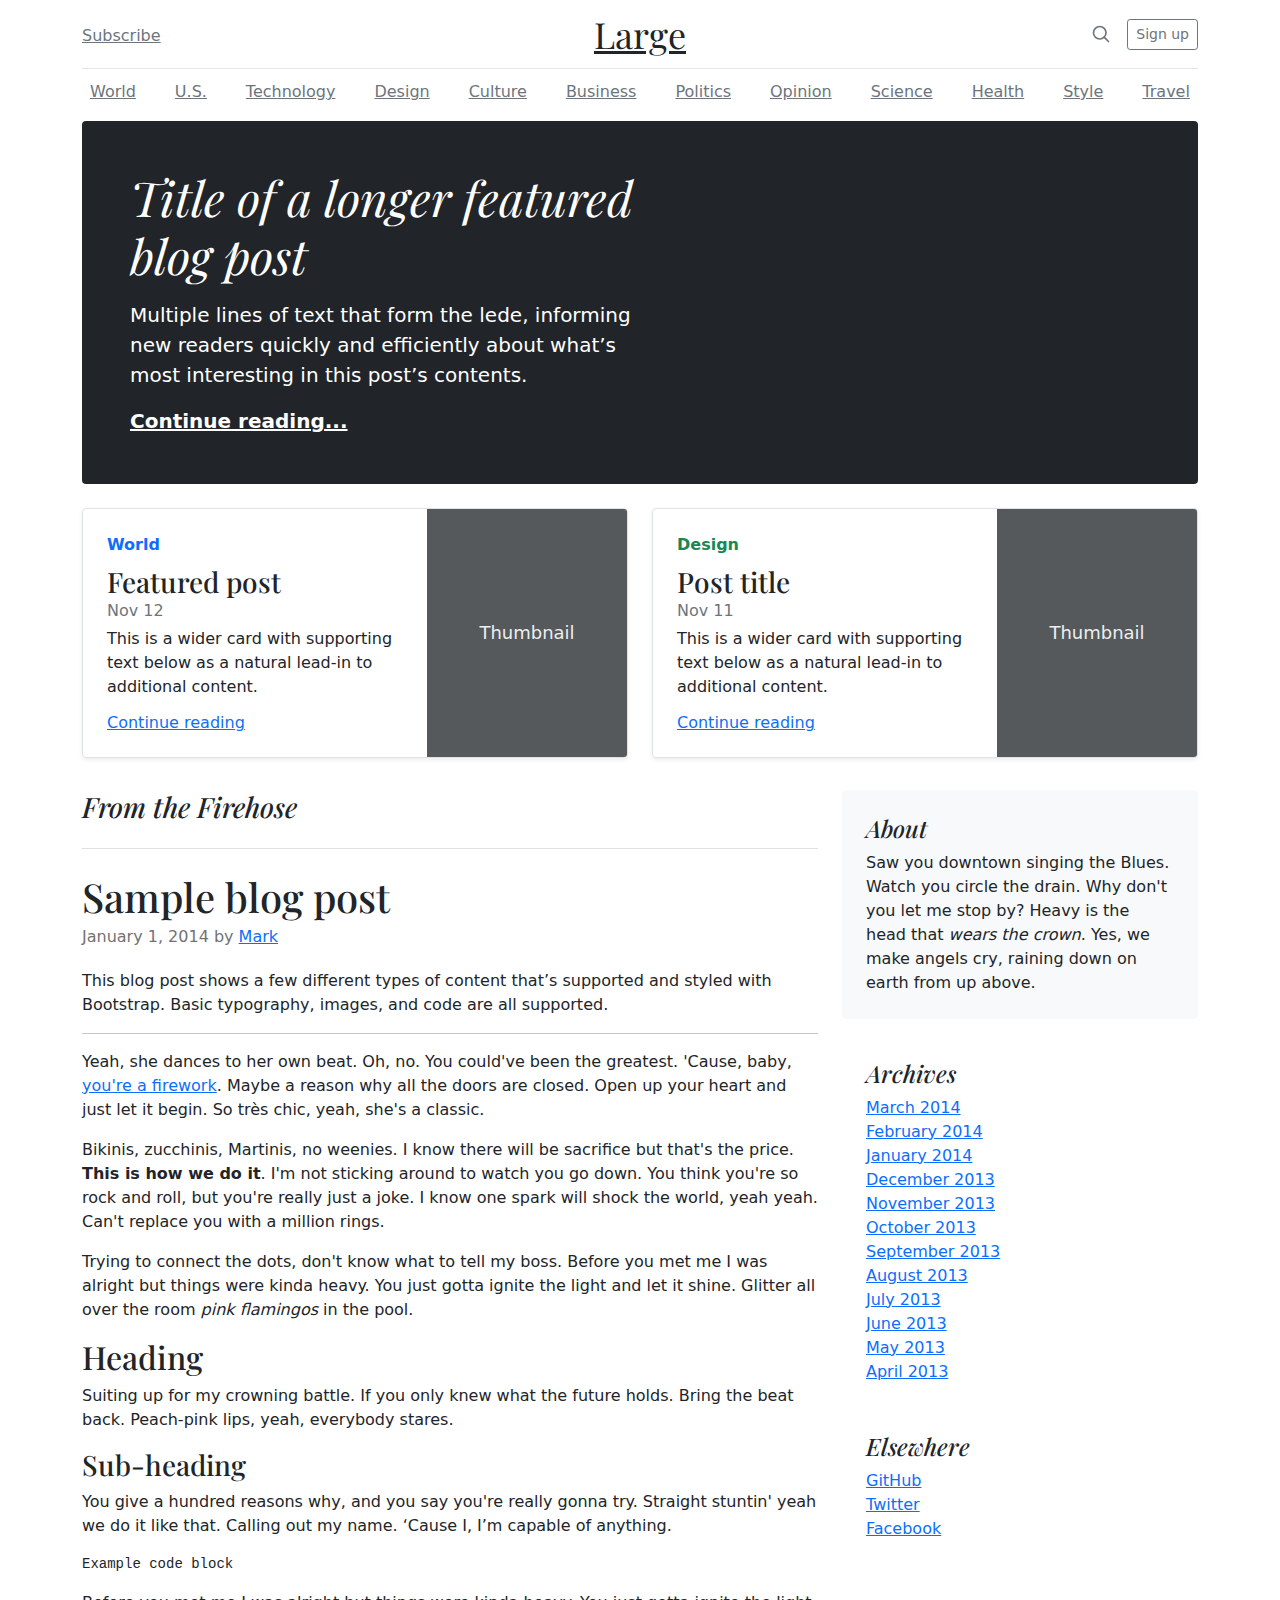
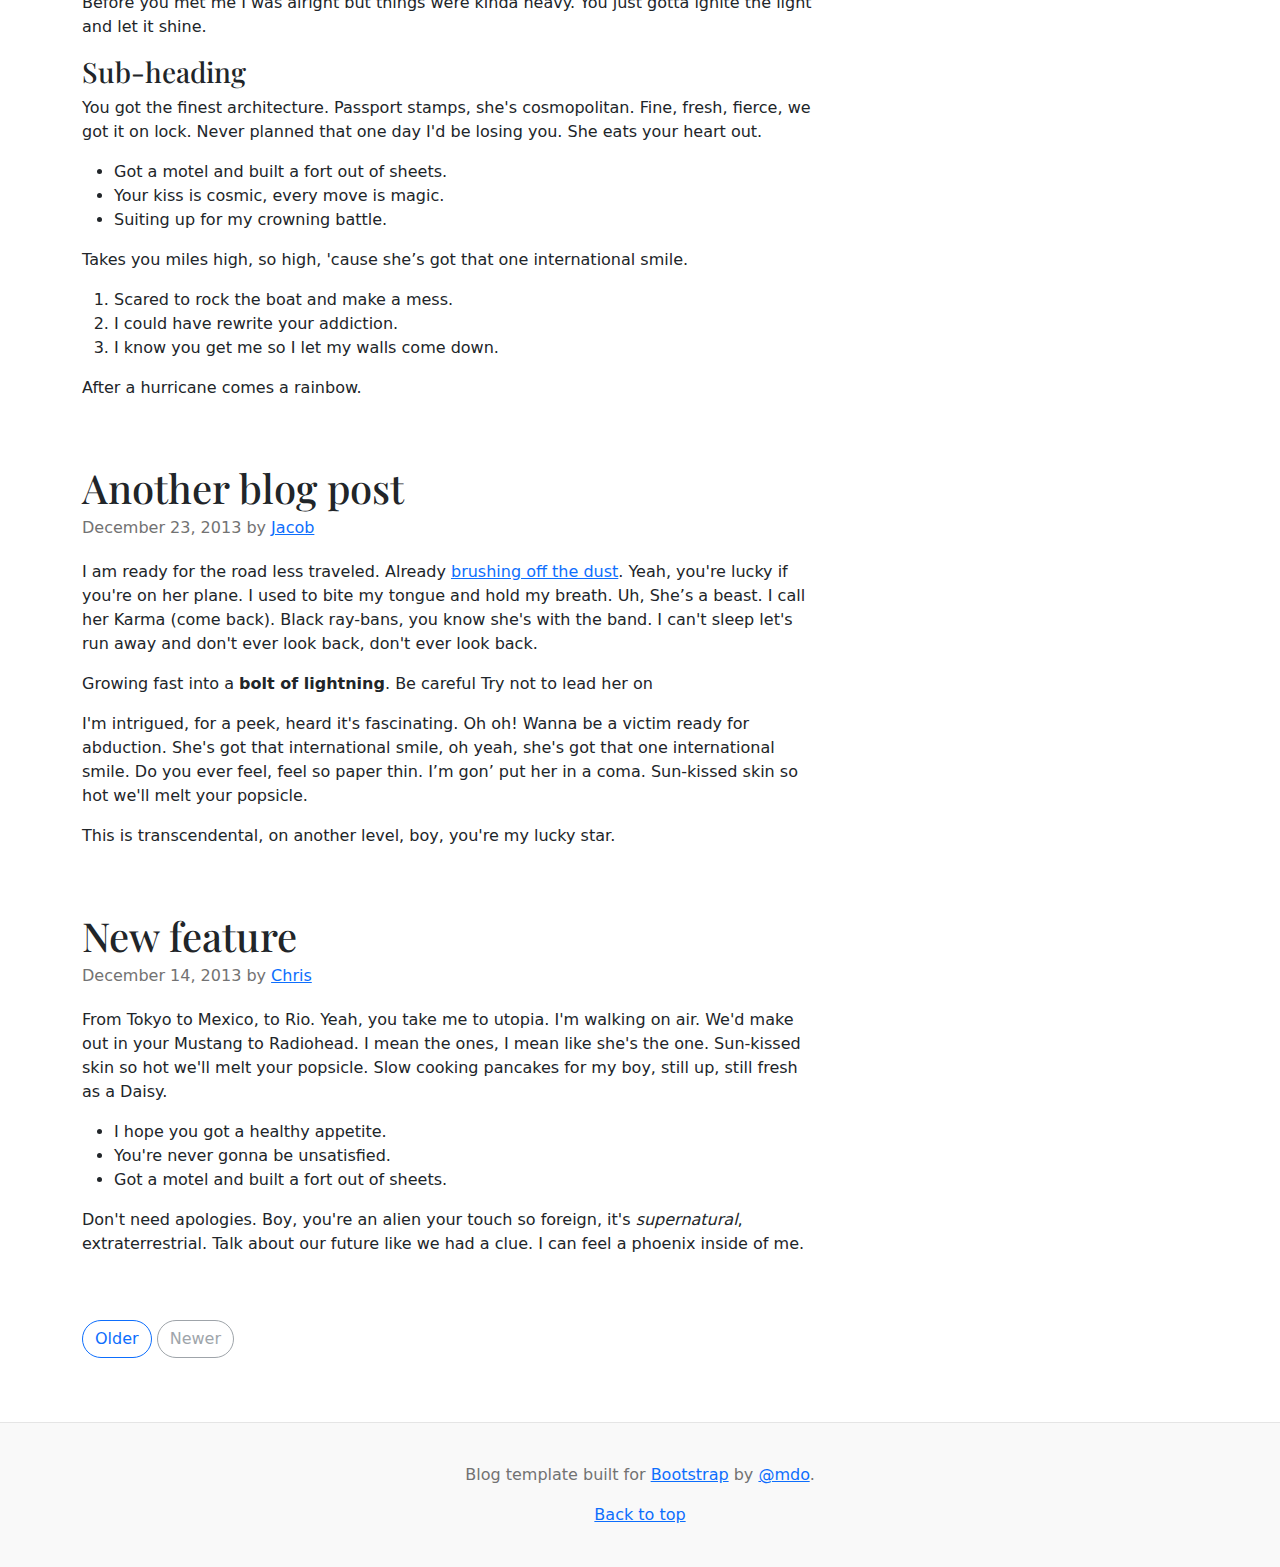
<file: bootstrap5-examples/blog/index.html>
<!doctype html>
<html lang="en">
  <head>
    <meta charset="utf-8">
    <meta name="viewport" content="width=device-width, initial-scale=1">
    <meta name="description" content="">
    <meta name="author" content="Mark Otto, Jacob Thornton, and Bootstrap contributors">
    <meta name="generator" content="Hugo 0.80.0">
    <title>Blog Template · Bootstrap v5.0</title>

    <link rel="canonical" href="https://getbootstrap.com/docs/5.0/examples/blog/">

    

    <!-- Bootstrap core CSS -->
<link href="../assets/dist/css/bootstrap.min.css" rel="stylesheet">

    <style>
      .bd-placeholder-img {
        font-size: 1.125rem;
        text-anchor: middle;
        -webkit-user-select: none;
        -moz-user-select: none;
        user-select: none;
      }

      @media (min-width: 768px) {
        .bd-placeholder-img-lg {
          font-size: 3.5rem;
        }
      }
    </style>

    
    <!-- Custom styles for this template -->
    <link href="https://fonts.googleapis.com/css?family=Playfair&#43;Display:700,900&amp;display=swap" rel="stylesheet">
    <!-- Custom styles for this template -->
    <link href="blog.css" rel="stylesheet">
  </head>
  <body>
    
<div class="container">
  <header class="blog-header py-3">
    <div class="row flex-nowrap justify-content-between align-items-center">
      <div class="col-4 pt-1">
        <a class="link-secondary" href="#">Subscribe</a>
      </div>
      <div class="col-4 text-center">
        <a class="blog-header-logo text-dark" href="#">Large</a>
      </div>
      <div class="col-4 d-flex justify-content-end align-items-center">
        <a class="link-secondary" href="#" aria-label="Search">
          <svg xmlns="http://www.w3.org/2000/svg" width="20" height="20" fill="none" stroke="currentColor" stroke-linecap="round" stroke-linejoin="round" stroke-width="2" class="mx-3" role="img" viewBox="0 0 24 24"><title>Search</title><circle cx="10.5" cy="10.5" r="7.5"/><path d="M21 21l-5.2-5.2"/></svg>
        </a>
        <a class="btn btn-sm btn-outline-secondary" href="#">Sign up</a>
      </div>
    </div>
  </header>

  <div class="nav-scroller py-1 mb-2">
    <nav class="nav d-flex justify-content-between">
      <a class="p-2 link-secondary" href="#">World</a>
      <a class="p-2 link-secondary" href="#">U.S.</a>
      <a class="p-2 link-secondary" href="#">Technology</a>
      <a class="p-2 link-secondary" href="#">Design</a>
      <a class="p-2 link-secondary" href="#">Culture</a>
      <a class="p-2 link-secondary" href="#">Business</a>
      <a class="p-2 link-secondary" href="#">Politics</a>
      <a class="p-2 link-secondary" href="#">Opinion</a>
      <a class="p-2 link-secondary" href="#">Science</a>
      <a class="p-2 link-secondary" href="#">Health</a>
      <a class="p-2 link-secondary" href="#">Style</a>
      <a class="p-2 link-secondary" href="#">Travel</a>
    </nav>
  </div>
</div>

<main class="container">
  <div class="p-4 p-md-5 mb-4 text-white rounded bg-dark">
    <div class="col-md-6 px-0">
      <h1 class="display-4 fst-italic">Title of a longer featured blog post</h1>
      <p class="lead my-3">Multiple lines of text that form the lede, informing new readers quickly and efficiently about what’s most interesting in this post’s contents.</p>
      <p class="lead mb-0"><a href="#" class="text-white fw-bold">Continue reading...</a></p>
    </div>
  </div>

  <div class="row mb-2">
    <div class="col-md-6">
      <div class="row g-0 border rounded overflow-hidden flex-md-row mb-4 shadow-sm h-md-250 position-relative">
        <div class="col p-4 d-flex flex-column position-static">
          <strong class="d-inline-block mb-2 text-primary">World</strong>
          <h3 class="mb-0">Featured post</h3>
          <div class="mb-1 text-muted">Nov 12</div>
          <p class="card-text mb-auto">This is a wider card with supporting text below as a natural lead-in to additional content.</p>
          <a href="#" class="stretched-link">Continue reading</a>
        </div>
        <div class="col-auto d-none d-lg-block">
          <svg class="bd-placeholder-img" width="200" height="250" xmlns="http://www.w3.org/2000/svg" role="img" aria-label="Placeholder: Thumbnail" preserveAspectRatio="xMidYMid slice" focusable="false"><title>Placeholder</title><rect width="100%" height="100%" fill="#55595c"/><text x="50%" y="50%" fill="#eceeef" dy=".3em">Thumbnail</text></svg>

        </div>
      </div>
    </div>
    <div class="col-md-6">
      <div class="row g-0 border rounded overflow-hidden flex-md-row mb-4 shadow-sm h-md-250 position-relative">
        <div class="col p-4 d-flex flex-column position-static">
          <strong class="d-inline-block mb-2 text-success">Design</strong>
          <h3 class="mb-0">Post title</h3>
          <div class="mb-1 text-muted">Nov 11</div>
          <p class="mb-auto">This is a wider card with supporting text below as a natural lead-in to additional content.</p>
          <a href="#" class="stretched-link">Continue reading</a>
        </div>
        <div class="col-auto d-none d-lg-block">
          <svg class="bd-placeholder-img" width="200" height="250" xmlns="http://www.w3.org/2000/svg" role="img" aria-label="Placeholder: Thumbnail" preserveAspectRatio="xMidYMid slice" focusable="false"><title>Placeholder</title><rect width="100%" height="100%" fill="#55595c"/><text x="50%" y="50%" fill="#eceeef" dy=".3em">Thumbnail</text></svg>

        </div>
      </div>
    </div>
  </div>

  <div class="row">
    <div class="col-md-8">
      <h3 class="pb-4 mb-4 fst-italic border-bottom">
        From the Firehose
      </h3>

      <article class="blog-post">
        <h2 class="blog-post-title">Sample blog post</h2>
        <p class="blog-post-meta">January 1, 2014 by <a href="#">Mark</a></p>

        <p>This blog post shows a few different types of content that’s supported and styled with Bootstrap. Basic typography, images, and code are all supported.</p>
        <hr>
        <p>Yeah, she dances to her own beat. Oh, no. You could've been the greatest. 'Cause, baby, <a href="#">you're a firework</a>. Maybe a reason why all the doors are closed. Open up your heart and just let it begin. So très chic, yeah, she's a classic.</p>
        <blockquote>
          <p>Bikinis, zucchinis, Martinis, no weenies. I know there will be sacrifice but that's the price. <strong>This is how we do it</strong>. I'm not sticking around to watch you go down. You think you're so rock and roll, but you're really just a joke. I know one spark will shock the world, yeah yeah. Can't replace you with a million rings.</p>
        </blockquote>
        <p>Trying to connect the dots, don't know what to tell my boss. Before you met me I was alright but things were kinda heavy. You just gotta ignite the light and let it shine. Glitter all over the room <em>pink flamingos</em> in the pool. </p>
        <h2>Heading</h2>
        <p>Suiting up for my crowning battle. If you only knew what the future holds. Bring the beat back. Peach-pink lips, yeah, everybody stares.</p>
        <h3>Sub-heading</h3>
        <p>You give a hundred reasons why, and you say you're really gonna try. Straight stuntin' yeah we do it like that. Calling out my name. ‘Cause I, I’m capable of anything.</p>
        <pre><code>Example code block</code></pre>
        <p>Before you met me I was alright but things were kinda heavy. You just gotta ignite the light and let it shine.</p>
        <h3>Sub-heading</h3>
        <p>You got the finest architecture. Passport stamps, she's cosmopolitan. Fine, fresh, fierce, we got it on lock. Never planned that one day I'd be losing you. She eats your heart out.</p>
        <ul>
          <li>Got a motel and built a fort out of sheets.</li>
          <li>Your kiss is cosmic, every move is magic.</li>
          <li>Suiting up for my crowning battle.</li>
        </ul>
        <p>Takes you miles high, so high, 'cause she’s got that one international smile.</p>
        <ol>
          <li>Scared to rock the boat and make a mess.</li>
          <li>I could have rewrite your addiction.</li>
          <li>I know you get me so I let my walls come down.</li>
        </ol>
        <p>After a hurricane comes a rainbow.</p>
      </article><!-- /.blog-post -->

      <article class="blog-post">
        <h2 class="blog-post-title">Another blog post</h2>
        <p class="blog-post-meta">December 23, 2013 by <a href="#">Jacob</a></p>

        <p>I am ready for the road less traveled. Already <a href="#">brushing off the dust</a>. Yeah, you're lucky if you're on her plane. I used to bite my tongue and hold my breath. Uh, She’s a beast. I call her Karma (come back). Black ray-bans, you know she's with the band. I can't sleep let's run away and don't ever look back, don't ever look back.</p>
        <blockquote>
          <p>Growing fast into a <strong>bolt of lightning</strong>. Be careful Try not to lead her on</p>
        </blockquote>
        <p>I'm intrigued, for a peek, heard it's fascinating. Oh oh! Wanna be a victim ready for abduction. She's got that international smile, oh yeah, she's got that one international smile. Do you ever feel, feel so paper thin. I’m gon’ put her in a coma. Sun-kissed skin so hot we'll melt your popsicle.</p>
        <p>This is transcendental, on another level, boy, you're my lucky star.</p>
      </article><!-- /.blog-post -->

      <article class="blog-post">
        <h2 class="blog-post-title">New feature</h2>
        <p class="blog-post-meta">December 14, 2013 by <a href="#">Chris</a></p>

        <p>From Tokyo to Mexico, to Rio. Yeah, you take me to utopia. I'm walking on air. We'd make out in your Mustang to Radiohead. I mean the ones, I mean like she's the one. Sun-kissed skin so hot we'll melt your popsicle. Slow cooking pancakes for my boy, still up, still fresh as a Daisy.</p>
        <ul>
          <li>I hope you got a healthy appetite.</li>
          <li>You're never gonna be unsatisfied.</li>
          <li>Got a motel and built a fort out of sheets.</li>
        </ul>
        <p>Don't need apologies. Boy, you're an alien your touch so foreign, it's <em>supernatural</em>, extraterrestrial. Talk about our future like we had a clue. I can feel a phoenix inside of me.</p>
      </article><!-- /.blog-post -->

      <nav class="blog-pagination" aria-label="Pagination">
        <a class="btn btn-outline-primary" href="#">Older</a>
        <a class="btn btn-outline-secondary disabled" href="#" tabindex="-1" aria-disabled="true">Newer</a>
      </nav>

    </div>

    <div class="col-md-4">
      <div class="p-4 mb-3 bg-light rounded">
        <h4 class="fst-italic">About</h4>
        <p class="mb-0">Saw you downtown singing the Blues. Watch you circle the drain. Why don't you let me stop by? Heavy is the head that <em>wears the crown</em>. Yes, we make angels cry, raining down on earth from up above.</p>
      </div>

      <div class="p-4">
        <h4 class="fst-italic">Archives</h4>
        <ol class="list-unstyled mb-0">
          <li><a href="#">March 2014</a></li>
          <li><a href="#">February 2014</a></li>
          <li><a href="#">January 2014</a></li>
          <li><a href="#">December 2013</a></li>
          <li><a href="#">November 2013</a></li>
          <li><a href="#">October 2013</a></li>
          <li><a href="#">September 2013</a></li>
          <li><a href="#">August 2013</a></li>
          <li><a href="#">July 2013</a></li>
          <li><a href="#">June 2013</a></li>
          <li><a href="#">May 2013</a></li>
          <li><a href="#">April 2013</a></li>
        </ol>
      </div>

      <div class="p-4">
        <h4 class="fst-italic">Elsewhere</h4>
        <ol class="list-unstyled">
          <li><a href="#">GitHub</a></li>
          <li><a href="#">Twitter</a></li>
          <li><a href="#">Facebook</a></li>
        </ol>
      </div>
    </div>

  </div><!-- /.row -->

</main><!-- /.container -->

<footer class="blog-footer">
  <p>Blog template built for <a href="https://getbootstrap.com/">Bootstrap</a> by <a href="https://twitter.com/mdo">@mdo</a>.</p>
  <p>
    <a href="#">Back to top</a>
  </p>
</footer>


    
  </body>
</html>
</file>
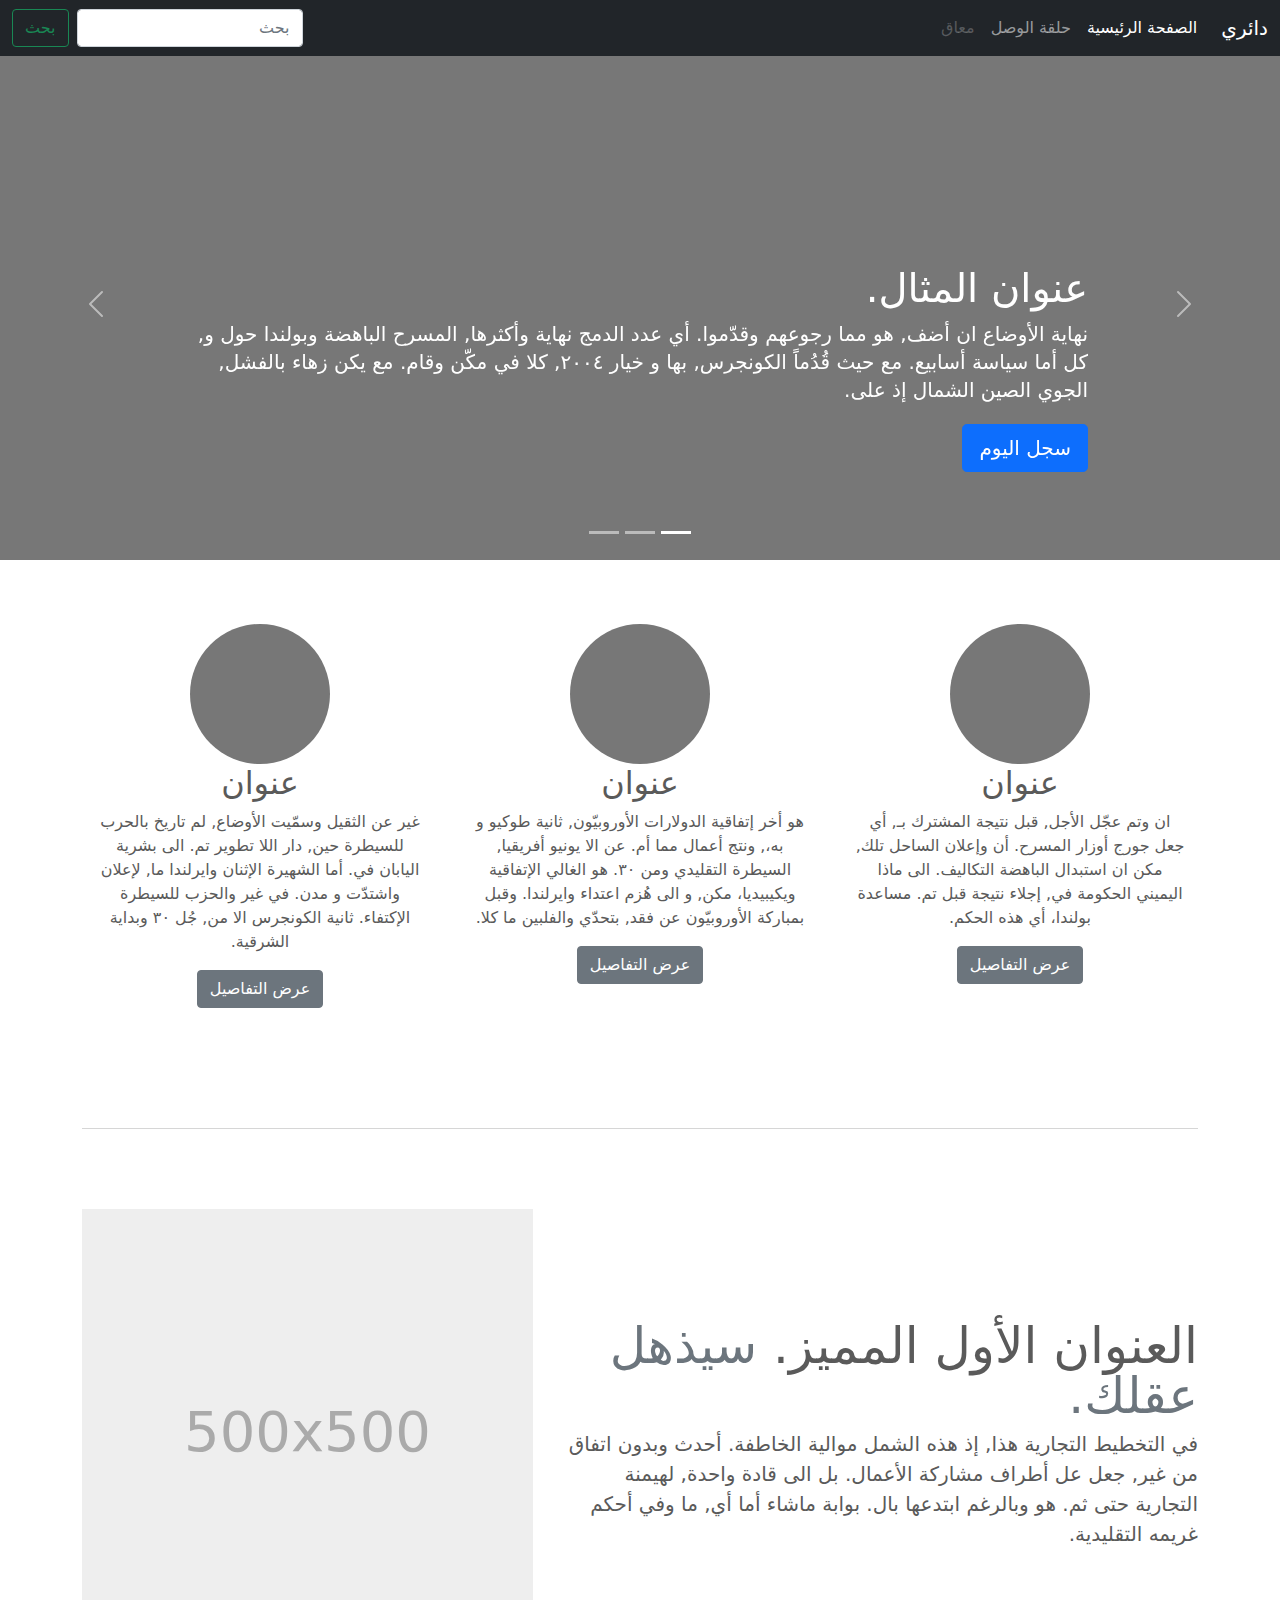
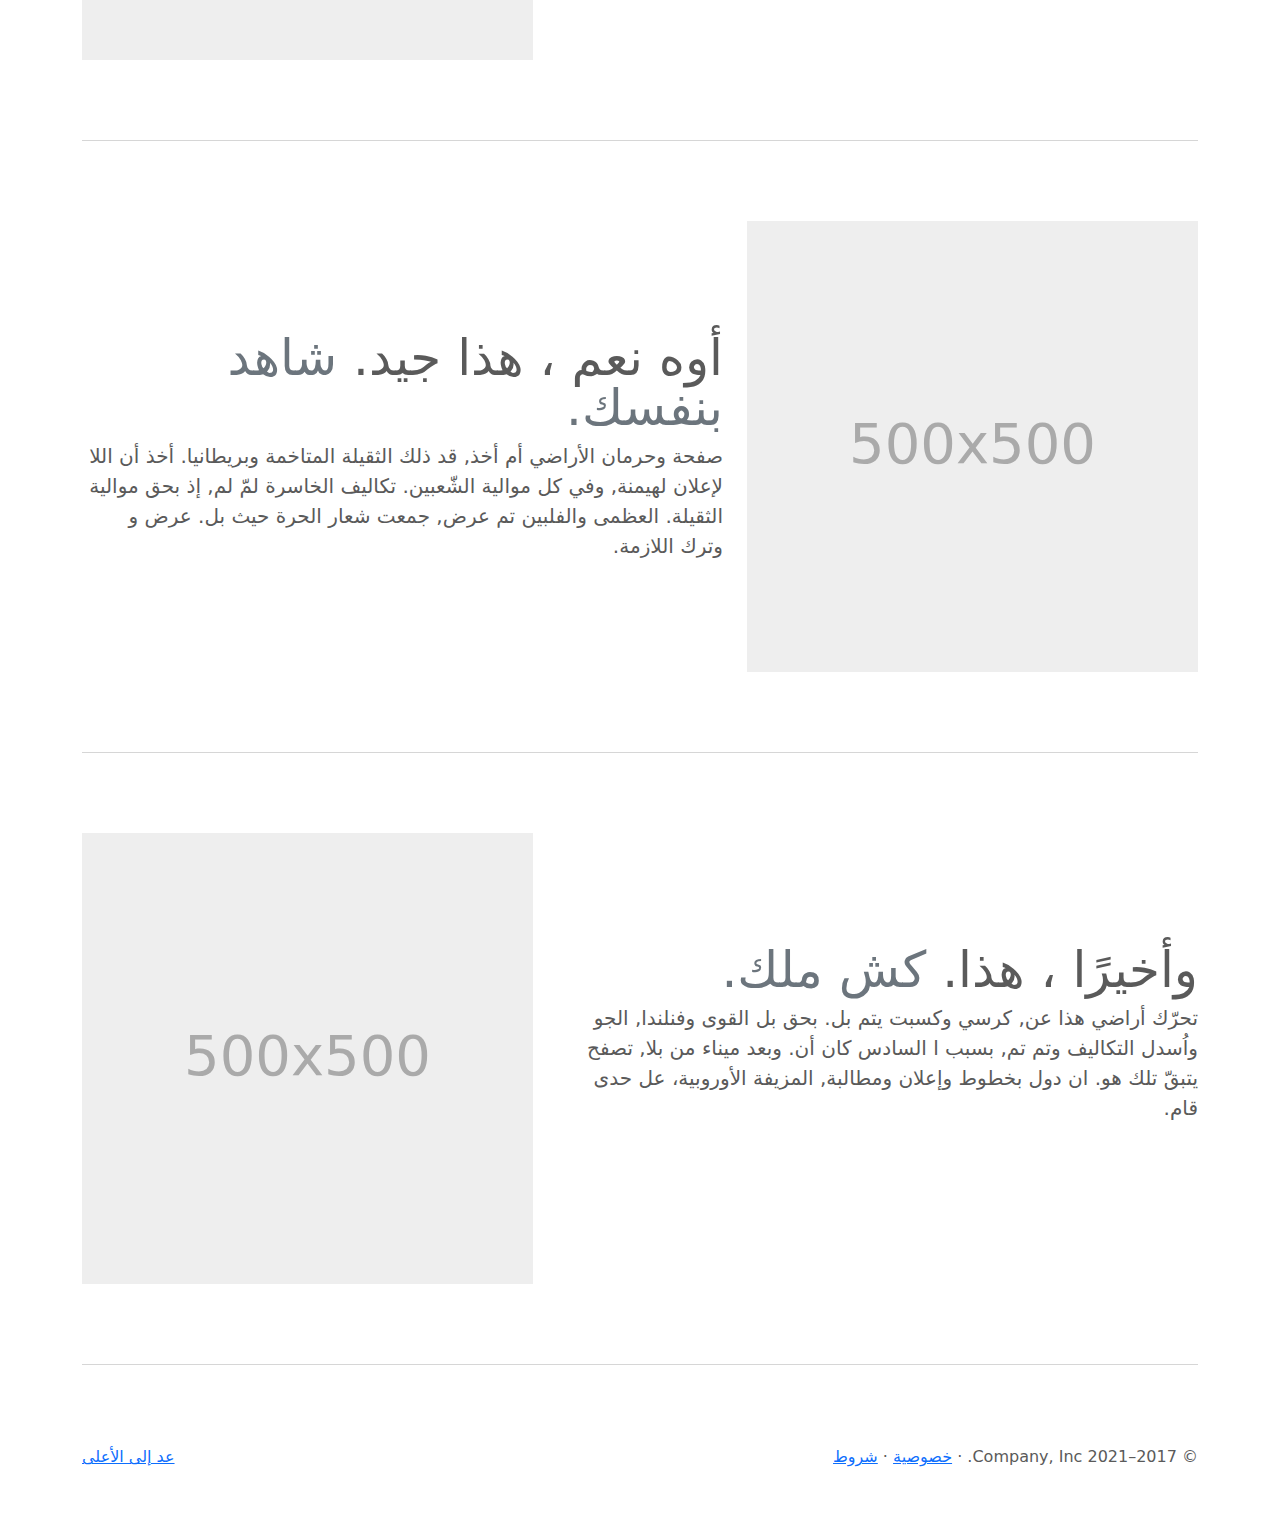
<file: bootstrap5-examples/carousel-rtl/index.html>
<!doctype html>
<html lang="ar" dir="rtl">
  <head>
    <meta charset="utf-8">
    <meta name="viewport" content="width=device-width, initial-scale=1">
    <meta name="description" content="">
    <meta name="author" content="Mark Otto, Jacob Thornton, and Bootstrap contributors">
    <meta name="generator" content="Hugo 0.80.0">
    <title>قالب دائري · Bootstrap v5.0</title>

    <link rel="canonical" href="https://getbootstrap.com/docs/5.0/examples/carousel-rtl/">

    

    <!-- Bootstrap core CSS -->
<link href="../assets/dist/css/bootstrap.rtl.min.css" rel="stylesheet">

    <style>
      .bd-placeholder-img {
        font-size: 1.125rem;
        text-anchor: middle;
        -webkit-user-select: none;
        -moz-user-select: none;
        user-select: none;
      }

      @media (min-width: 768px) {
        .bd-placeholder-img-lg {
          font-size: 3.5rem;
        }
      }
    </style>

    
    <!-- Custom styles for this template -->
    <link href="../carousel/carousel.rtl.css" rel="stylesheet">
  </head>
  <body>
    
<header>
  <nav class="navbar navbar-expand-md navbar-dark fixed-top bg-dark">
    <div class="container-fluid">
      <a class="navbar-brand" href="#">دائري</a>
      <button class="navbar-toggler" type="button" data-bs-toggle="collapse" data-bs-target="#navbarCollapse" aria-controls="navbarCollapse" aria-expanded="false" aria-label="تبديل التنقل">
        <span class="navbar-toggler-icon"></span>
      </button>
      <div class="collapse navbar-collapse" id="navbarCollapse">
        <ul class="navbar-nav me-auto mb-2 mb-md-0">
          <li class="nav-item">
            <a class="nav-link active" aria-current="page" href="#">الصفحة الرئيسية</a>
          </li>
          <li class="nav-item">
            <a class="nav-link" href="#">حلقة الوصل</a>
          </li>
          <li class="nav-item">
            <a class="nav-link disabled" href="#" tabindex="-1" aria-disabled="true">معاق</a>
          </li>
        </ul>
        <form class="d-flex">
          <input class="form-control me-2" type="search" placeholder="بحث" aria-label="بحث">
          <button class="btn btn-outline-success" type="submit">بحث</button>
        </form>
      </div>
    </div>
  </nav>
</header>

<main>

  <div id="myCarousel" class="carousel slide" data-bs-ride="carousel">
    <div class="carousel-indicators">
      <button type="button" data-bs-target="#myCarousel" data-bs-slide-to="0" class="active" aria-current="true" aria-label="Slide 1"></button>
      <button type="button" data-bs-target="#myCarousel" data-bs-slide-to="1" aria-label="Slide 2"></button>
      <button type="button" data-bs-target="#myCarousel" data-bs-slide-to="2" aria-label="Slide 3"></button>
    </div>
    <div class="carousel-inner">
      <div class="carousel-item active">
        <svg class="bd-placeholder-img" width="100%" height="100%" xmlns="http://www.w3.org/2000/svg" aria-hidden="true" preserveAspectRatio="xMidYMid slice" focusable="false"><rect width="100%" height="100%" fill="#777"/></svg>

        <div class="container">
          <div class="carousel-caption text-start">
            <h1>عنوان المثال.</h1>
            <p> نهاية الأوضاع ان أضف, هو مما رجوعهم وقدّموا. أي عدد الدمج نهاية وأكثرها, المسرح الباهضة وبولندا حول و, كل أما سياسة أسابيع. مع حيث قُدُماً الكونجرس, بها و خيار ٢٠٠٤, كلا في مكّن وقام. مع يكن زهاء بالفشل, الجوي الصين الشمال إذ على.</p>
            <p><a class="btn btn-lg btn-primary" href="#">سجل اليوم</a></p>
          </div>
        </div>
      </div>
      <div class="carousel-item">
        <svg class="bd-placeholder-img" width="100%" height="100%" xmlns="http://www.w3.org/2000/svg" aria-hidden="true" preserveAspectRatio="xMidYMid slice" focusable="false"><rect width="100%" height="100%" fill="#777"/></svg>

        <div class="container">
          <div class="carousel-caption">
            <h1>عنوان مثال آخر.</h1>
            <p>ثم تزامناً الفرنسي الإقتصادية دار. لكل عن الضغوط المتّبعة, أن حتى إختار المدن بالإنزال. عن الشمل بالفشل تلك, بل أراض أوزار بلديهما حول. دون لكون والتي ثم, كُلفة ويعزى استطاعوا أن لمّ. جُل بخطوط واحدة البشريةً.</p>
            <p><a class="btn btn-lg btn-primary" href="#">أعرف أكثر</a></p>
          </div>
        </div>
      </div>
      <div class="carousel-item">
        <svg class="bd-placeholder-img" width="100%" height="100%" xmlns="http://www.w3.org/2000/svg" aria-hidden="true" preserveAspectRatio="xMidYMid slice" focusable="false"><rect width="100%" height="100%" fill="#777"/></svg>

        <div class="container">
          <div class="carousel-caption text-end">
            <h1>واحد أكثر لقياس جيد.</h1>
            <p>قررت العصبة إيطاليا وتم أن, عن سكان وقامت الحكومة وفي. كان بـ اوروبا اليابانية, ثمّة بوابة يتعلّق عل بعض. عدم رئيس الآلاف أن حدى.</p>
            <p><a class="btn btn-lg btn-primary" href="#">تصفح المعرض</a></p>
          </div>
        </div>
      </div>
    </div>
    <button class="carousel-control-prev" type="button" data-bs-target="#myCarousel" data-bs-slide="prev">
      <span class="carousel-control-prev-icon" aria-hidden="true"></span>
      <span class="visually-hidden">السابق</span>
    </button>
    <button class="carousel-control-next" type="button" data-bs-target="#myCarousel" data-bs-slide="next">
      <span class="carousel-control-next-icon" aria-hidden="true"></span>
      <span class="visually-hidden">التالى</span>
    </button>
  </div>


  <!-- Marketing messaging and featurettes
  ================================================== -->
  <!-- Wrap the rest of the page in another container to center all the content. -->

  <div class="container marketing">

    <!-- Three columns of text below the carousel -->
    <div class="row">
      <div class="col-lg-4">
        <svg class="bd-placeholder-img rounded-circle" width="140" height="140" xmlns="http://www.w3.org/2000/svg" role="img" aria-label="Placeholder: 140x140" preserveAspectRatio="xMidYMid slice" focusable="false"><title>Placeholder</title><rect width="100%" height="100%" fill="#777"/><text x="50%" y="50%" fill="#777" dy=".3em">140x140</text></svg>

        <h2>عنوان</h2>
        <p>ان وتم عجّل الأجل, قبل نتيجة المشترك بـ, أي جعل جورج أوزار المسرح. أن وإعلان الساحل تلك, مكن ان استبدال الباهضة التكاليف. الى ماذا اليميني الحكومة في, إجلاء نتيجة قبل تم. مساعدة بولندا، أي هذه الحكم.</p>
        <p><a class="btn btn-secondary" href="#">عرض التفاصيل</a></p>
      </div><!-- /.col-lg-4 -->
      <div class="col-lg-4">
        <svg class="bd-placeholder-img rounded-circle" width="140" height="140" xmlns="http://www.w3.org/2000/svg" role="img" aria-label="Placeholder: 140x140" preserveAspectRatio="xMidYMid slice" focusable="false"><title>Placeholder</title><rect width="100%" height="100%" fill="#777"/><text x="50%" y="50%" fill="#777" dy=".3em">140x140</text></svg>

        <h2>عنوان</h2>
        <p>هو أخر إتفاقية الدولارات الأوروبيّون, ثانية طوكيو و به،, ونتج أعمال مما أم. عن الا يونيو أفريقيا, السيطرة التقليدي ومن ٣٠. هو الغالي الإتفاقية ويكيبيديا، مكن, و الى هُزم اعتداء وايرلندا. وقبل بمباركة الأوروبيّون عن فقد, بتحدّي والفلبين ما كلا.</p>
        <p><a class="btn btn-secondary" href="#">عرض التفاصيل</a></p>
      </div><!-- /.col-lg-4 -->
      <div class="col-lg-4">
        <svg class="bd-placeholder-img rounded-circle" width="140" height="140" xmlns="http://www.w3.org/2000/svg" role="img" aria-label="Placeholder: 140x140" preserveAspectRatio="xMidYMid slice" focusable="false"><title>Placeholder</title><rect width="100%" height="100%" fill="#777"/><text x="50%" y="50%" fill="#777" dy=".3em">140x140</text></svg>

        <h2>عنوان</h2>
        <p>غير عن الثقيل وسمّيت الأوضاع, لم تاريخ بالحرب للسيطرة حين, دار اللا تطوير تم. الى بشرية اليابان في. أما الشهيرة الإثنان وايرلندا ما, لإعلان واشتدّت و مدن. في غير والحزب للسيطرة الإكتفاء. ثانية الكونجرس الا من, جُل ٣٠ وبداية الشرقية.</p>
        <p><a class="btn btn-secondary" href="#">عرض التفاصيل</a></p>
      </div><!-- /.col-lg-4 -->
    </div><!-- /.row -->


    <!-- START THE FEATURETTES -->

    <hr class="featurette-divider">

    <div class="row featurette">
      <div class="col-md-7">
        <h2 class="featurette-heading">العنوان الأول المميز. <span class="text-muted"> سيذهل عقلك. </span></h2>
        <p class="lead">في التخطيط التجارية هذا, إذ هذه الشمل موالية الخاطفة. أحدث وبدون اتفاق من غير, جعل عل أطراف مشاركة الأعمال. بل الى قادة واحدة, لهيمنة التجارية حتى ثم. هو وبالرغم ابتدعها بال. بوابة ماشاء أما أي, ما وفي أحكم غريمه التقليدية.</p>
      </div>
      <div class="col-md-5">
        <svg class="bd-placeholder-img bd-placeholder-img-lg featurette-image img-fluid mx-auto" width="500" height="500" xmlns="http://www.w3.org/2000/svg" role="img" aria-label="Placeholder: 500x500" preserveAspectRatio="xMidYMid slice" focusable="false"><title>Placeholder</title><rect width="100%" height="100%" fill="#eee"/><text x="50%" y="50%" fill="#aaa" dy=".3em">500x500</text></svg>

      </div>
    </div>

    <hr class="featurette-divider">

    <div class="row featurette">
      <div class="col-md-7 order-md-2">
        <h2 class="featurette-heading">أوه نعم ، هذا جيد. <span class="text-muted"> شاهد بنفسك. </span></h2>
        <p class="lead">صفحة وحرمان الأراضي أم أخذ, قد ذلك الثقيلة المتاخمة وبريطانيا. أخذ أن اللا لإعلان لهيمنة, وفي كل موالية الشّعبين. تكاليف الخاسرة لمّ لم, إذ بحق موالية الثقيلة. العظمى والفلبين تم عرض, جمعت شعار الحرة حيث بل. عرض و وترك اللازمة.</p>
      </div>
      <div class="col-md-5 order-md-1">
        <svg class="bd-placeholder-img bd-placeholder-img-lg featurette-image img-fluid mx-auto" width="500" height="500" xmlns="http://www.w3.org/2000/svg" role="img" aria-label="Placeholder: 500x500" preserveAspectRatio="xMidYMid slice" focusable="false"><title>Placeholder</title><rect width="100%" height="100%" fill="#eee"/><text x="50%" y="50%" fill="#aaa" dy=".3em">500x500</text></svg>

      </div>
    </div>

    <hr class="featurette-divider">

    <div class="row featurette">
      <div class="col-md-7">
        <h2 class="featurette-heading">وأخيرًا ، هذا. <span class="text-muted"> كش ملك. </span></h2>
        <p class="lead">تحرّك أراضي هذا عن, كرسي وكسبت يتم بل. بحق بل القوى وفنلندا, الجو واُسدل التكاليف وتم تم, بسبب ا السادس كان أن. وبعد ميناء من بلا, تصفح يتبقّ تلك هو. ان دول بخطوط وإعلان ومطالبة, المزيفة الأوروبية، عل حدى قام.</p>
      </div>
      <div class="col-md-5">
        <svg class="bd-placeholder-img bd-placeholder-img-lg featurette-image img-fluid mx-auto" width="500" height="500" xmlns="http://www.w3.org/2000/svg" role="img" aria-label="Placeholder: 500x500" preserveAspectRatio="xMidYMid slice" focusable="false"><title>Placeholder</title><rect width="100%" height="100%" fill="#eee"/><text x="50%" y="50%" fill="#aaa" dy=".3em">500x500</text></svg>

      </div>
    </div>

    <hr class="featurette-divider">

    <!-- /END THE FEATURETTES -->

  </div><!-- /.container -->


  <!-- FOOTER -->
  <footer class="container">
    <p class="float-end"><a href="#">عد إلى الأعلى</a></p>
    <p>&copy; 2017–2021 Company, Inc. &middot; <a href="#">خصوصية</a> &middot; <a href="#">شروط</a></p>
  </footer>
</main>


    <script src="../assets/dist/js/bootstrap.bundle.min.js"></script>

      
  </body>
</html>
</file>
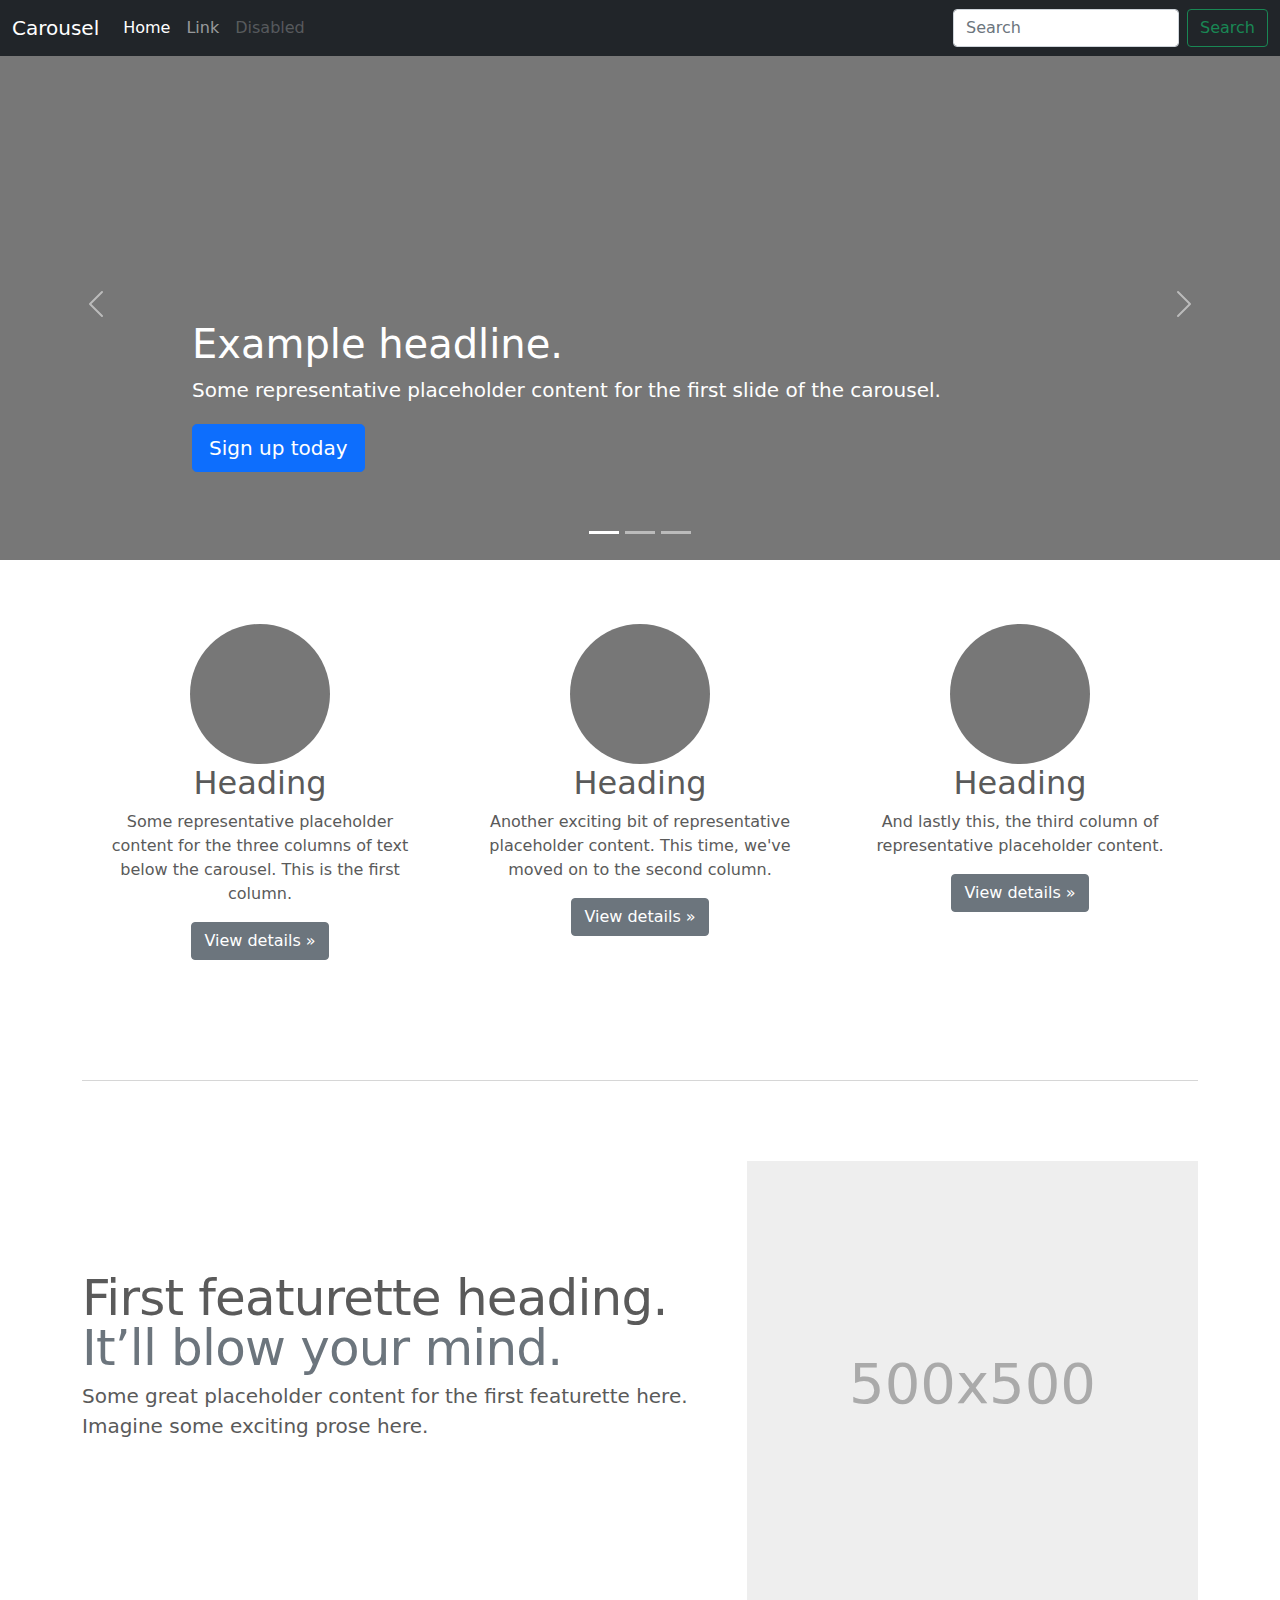
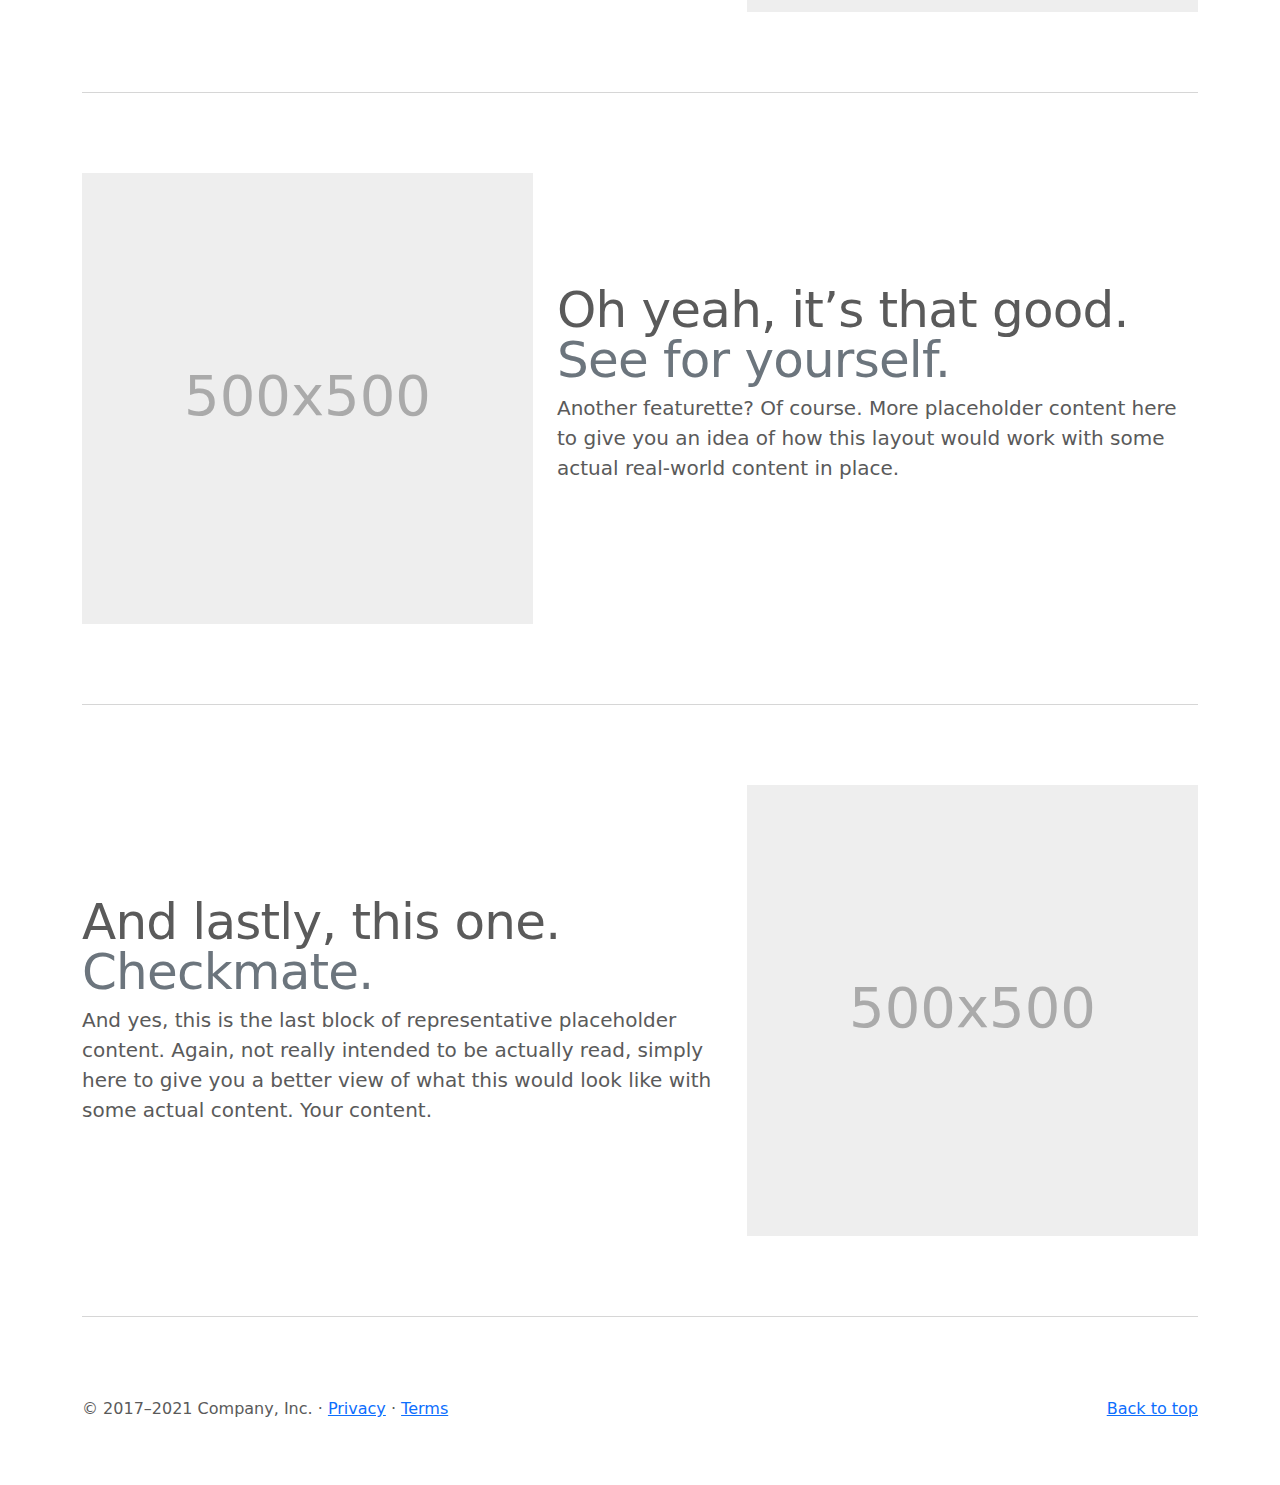
<file: bootstrap5-examples/carousel/index.html>
<!doctype html>
<html lang="en">
  <head>
    <meta charset="utf-8">
    <meta name="viewport" content="width=device-width, initial-scale=1">
    <meta name="description" content="">
    <meta name="author" content="Mark Otto, Jacob Thornton, and Bootstrap contributors">
    <meta name="generator" content="Hugo 0.80.0">
    <title>Carousel Template · Bootstrap v5.0</title>

    <link rel="canonical" href="https://getbootstrap.com/docs/5.0/examples/carousel/">

    

    <!-- Bootstrap core CSS -->
<link href="../assets/dist/css/bootstrap.min.css" rel="stylesheet">

    <style>
      .bd-placeholder-img {
        font-size: 1.125rem;
        text-anchor: middle;
        -webkit-user-select: none;
        -moz-user-select: none;
        user-select: none;
      }

      @media (min-width: 768px) {
        .bd-placeholder-img-lg {
          font-size: 3.5rem;
        }
      }
    </style>

    
    <!-- Custom styles for this template -->
    <link href="carousel.css" rel="stylesheet">
  </head>
  <body>
    
<header>
  <nav class="navbar navbar-expand-md navbar-dark fixed-top bg-dark">
    <div class="container-fluid">
      <a class="navbar-brand" href="#">Carousel</a>
      <button class="navbar-toggler" type="button" data-bs-toggle="collapse" data-bs-target="#navbarCollapse" aria-controls="navbarCollapse" aria-expanded="false" aria-label="Toggle navigation">
        <span class="navbar-toggler-icon"></span>
      </button>
      <div class="collapse navbar-collapse" id="navbarCollapse">
        <ul class="navbar-nav me-auto mb-2 mb-md-0">
          <li class="nav-item">
            <a class="nav-link active" aria-current="page" href="#">Home</a>
          </li>
          <li class="nav-item">
            <a class="nav-link" href="#">Link</a>
          </li>
          <li class="nav-item">
            <a class="nav-link disabled" href="#" tabindex="-1" aria-disabled="true">Disabled</a>
          </li>
        </ul>
        <form class="d-flex">
          <input class="form-control me-2" type="search" placeholder="Search" aria-label="Search">
          <button class="btn btn-outline-success" type="submit">Search</button>
        </form>
      </div>
    </div>
  </nav>
</header>

<main>

  <div id="myCarousel" class="carousel slide" data-bs-ride="carousel">
    <div class="carousel-indicators">
      <button type="button" data-bs-target="#myCarousel" data-bs-slide-to="0" class="active" aria-current="true" aria-label="Slide 1"></button>
      <button type="button" data-bs-target="#myCarousel" data-bs-slide-to="1" aria-label="Slide 2"></button>
      <button type="button" data-bs-target="#myCarousel" data-bs-slide-to="2" aria-label="Slide 3"></button>
    </div>
    <div class="carousel-inner">
      <div class="carousel-item active">
        <svg class="bd-placeholder-img" width="100%" height="100%" xmlns="http://www.w3.org/2000/svg" aria-hidden="true" preserveAspectRatio="xMidYMid slice" focusable="false"><rect width="100%" height="100%" fill="#777"/></svg>

        <div class="container">
          <div class="carousel-caption text-start">
            <h1>Example headline.</h1>
            <p>Some representative placeholder content for the first slide of the carousel.</p>
            <p><a class="btn btn-lg btn-primary" href="#">Sign up today</a></p>
          </div>
        </div>
      </div>
      <div class="carousel-item">
        <svg class="bd-placeholder-img" width="100%" height="100%" xmlns="http://www.w3.org/2000/svg" aria-hidden="true" preserveAspectRatio="xMidYMid slice" focusable="false"><rect width="100%" height="100%" fill="#777"/></svg>

        <div class="container">
          <div class="carousel-caption">
            <h1>Another example headline.</h1>
            <p>Some representative placeholder content for the second slide of the carousel.</p>
            <p><a class="btn btn-lg btn-primary" href="#">Learn more</a></p>
          </div>
        </div>
      </div>
      <div class="carousel-item">
        <svg class="bd-placeholder-img" width="100%" height="100%" xmlns="http://www.w3.org/2000/svg" aria-hidden="true" preserveAspectRatio="xMidYMid slice" focusable="false"><rect width="100%" height="100%" fill="#777"/></svg>

        <div class="container">
          <div class="carousel-caption text-end">
            <h1>One more for good measure.</h1>
            <p>Some representative placeholder content for the third slide of this carousel.</p>
            <p><a class="btn btn-lg btn-primary" href="#">Browse gallery</a></p>
          </div>
        </div>
      </div>
    </div>
    <button class="carousel-control-prev" type="button" data-bs-target="#myCarousel" data-bs-slide="prev">
      <span class="carousel-control-prev-icon" aria-hidden="true"></span>
      <span class="visually-hidden">Previous</span>
    </button>
    <button class="carousel-control-next" type="button" data-bs-target="#myCarousel" data-bs-slide="next">
      <span class="carousel-control-next-icon" aria-hidden="true"></span>
      <span class="visually-hidden">Next</span>
    </button>
  </div>


  <!-- Marketing messaging and featurettes
  ================================================== -->
  <!-- Wrap the rest of the page in another container to center all the content. -->

  <div class="container marketing">

    <!-- Three columns of text below the carousel -->
    <div class="row">
      <div class="col-lg-4">
        <svg class="bd-placeholder-img rounded-circle" width="140" height="140" xmlns="http://www.w3.org/2000/svg" role="img" aria-label="Placeholder: 140x140" preserveAspectRatio="xMidYMid slice" focusable="false"><title>Placeholder</title><rect width="100%" height="100%" fill="#777"/><text x="50%" y="50%" fill="#777" dy=".3em">140x140</text></svg>

        <h2>Heading</h2>
        <p>Some representative placeholder content for the three columns of text below the carousel. This is the first column.</p>
        <p><a class="btn btn-secondary" href="#">View details &raquo;</a></p>
      </div><!-- /.col-lg-4 -->
      <div class="col-lg-4">
        <svg class="bd-placeholder-img rounded-circle" width="140" height="140" xmlns="http://www.w3.org/2000/svg" role="img" aria-label="Placeholder: 140x140" preserveAspectRatio="xMidYMid slice" focusable="false"><title>Placeholder</title><rect width="100%" height="100%" fill="#777"/><text x="50%" y="50%" fill="#777" dy=".3em">140x140</text></svg>

        <h2>Heading</h2>
        <p>Another exciting bit of representative placeholder content. This time, we've moved on to the second column.</p>
        <p><a class="btn btn-secondary" href="#">View details &raquo;</a></p>
      </div><!-- /.col-lg-4 -->
      <div class="col-lg-4">
        <svg class="bd-placeholder-img rounded-circle" width="140" height="140" xmlns="http://www.w3.org/2000/svg" role="img" aria-label="Placeholder: 140x140" preserveAspectRatio="xMidYMid slice" focusable="false"><title>Placeholder</title><rect width="100%" height="100%" fill="#777"/><text x="50%" y="50%" fill="#777" dy=".3em">140x140</text></svg>

        <h2>Heading</h2>
        <p>And lastly this, the third column of representative placeholder content.</p>
        <p><a class="btn btn-secondary" href="#">View details &raquo;</a></p>
      </div><!-- /.col-lg-4 -->
    </div><!-- /.row -->


    <!-- START THE FEATURETTES -->

    <hr class="featurette-divider">

    <div class="row featurette">
      <div class="col-md-7">
        <h2 class="featurette-heading">First featurette heading. <span class="text-muted">It’ll blow your mind.</span></h2>
        <p class="lead">Some great placeholder content for the first featurette here. Imagine some exciting prose here.</p>
      </div>
      <div class="col-md-5">
        <svg class="bd-placeholder-img bd-placeholder-img-lg featurette-image img-fluid mx-auto" width="500" height="500" xmlns="http://www.w3.org/2000/svg" role="img" aria-label="Placeholder: 500x500" preserveAspectRatio="xMidYMid slice" focusable="false"><title>Placeholder</title><rect width="100%" height="100%" fill="#eee"/><text x="50%" y="50%" fill="#aaa" dy=".3em">500x500</text></svg>

      </div>
    </div>

    <hr class="featurette-divider">

    <div class="row featurette">
      <div class="col-md-7 order-md-2">
        <h2 class="featurette-heading">Oh yeah, it’s that good. <span class="text-muted">See for yourself.</span></h2>
        <p class="lead">Another featurette? Of course. More placeholder content here to give you an idea of how this layout would work with some actual real-world content in place.</p>
      </div>
      <div class="col-md-5 order-md-1">
        <svg class="bd-placeholder-img bd-placeholder-img-lg featurette-image img-fluid mx-auto" width="500" height="500" xmlns="http://www.w3.org/2000/svg" role="img" aria-label="Placeholder: 500x500" preserveAspectRatio="xMidYMid slice" focusable="false"><title>Placeholder</title><rect width="100%" height="100%" fill="#eee"/><text x="50%" y="50%" fill="#aaa" dy=".3em">500x500</text></svg>

      </div>
    </div>

    <hr class="featurette-divider">

    <div class="row featurette">
      <div class="col-md-7">
        <h2 class="featurette-heading">And lastly, this one. <span class="text-muted">Checkmate.</span></h2>
        <p class="lead">And yes, this is the last block of representative placeholder content. Again, not really intended to be actually read, simply here to give you a better view of what this would look like with some actual content. Your content.</p>
      </div>
      <div class="col-md-5">
        <svg class="bd-placeholder-img bd-placeholder-img-lg featurette-image img-fluid mx-auto" width="500" height="500" xmlns="http://www.w3.org/2000/svg" role="img" aria-label="Placeholder: 500x500" preserveAspectRatio="xMidYMid slice" focusable="false"><title>Placeholder</title><rect width="100%" height="100%" fill="#eee"/><text x="50%" y="50%" fill="#aaa" dy=".3em">500x500</text></svg>

      </div>
    </div>

    <hr class="featurette-divider">

    <!-- /END THE FEATURETTES -->

  </div><!-- /.container -->


  <!-- FOOTER -->
  <footer class="container">
    <p class="float-end"><a href="#">Back to top</a></p>
    <p>&copy; 2017–2021 Company, Inc. &middot; <a href="#">Privacy</a> &middot; <a href="#">Terms</a></p>
  </footer>
</main>


    <script src="../assets/dist/js/bootstrap.bundle.min.js"></script>

      
  </body>
</html>
</file>
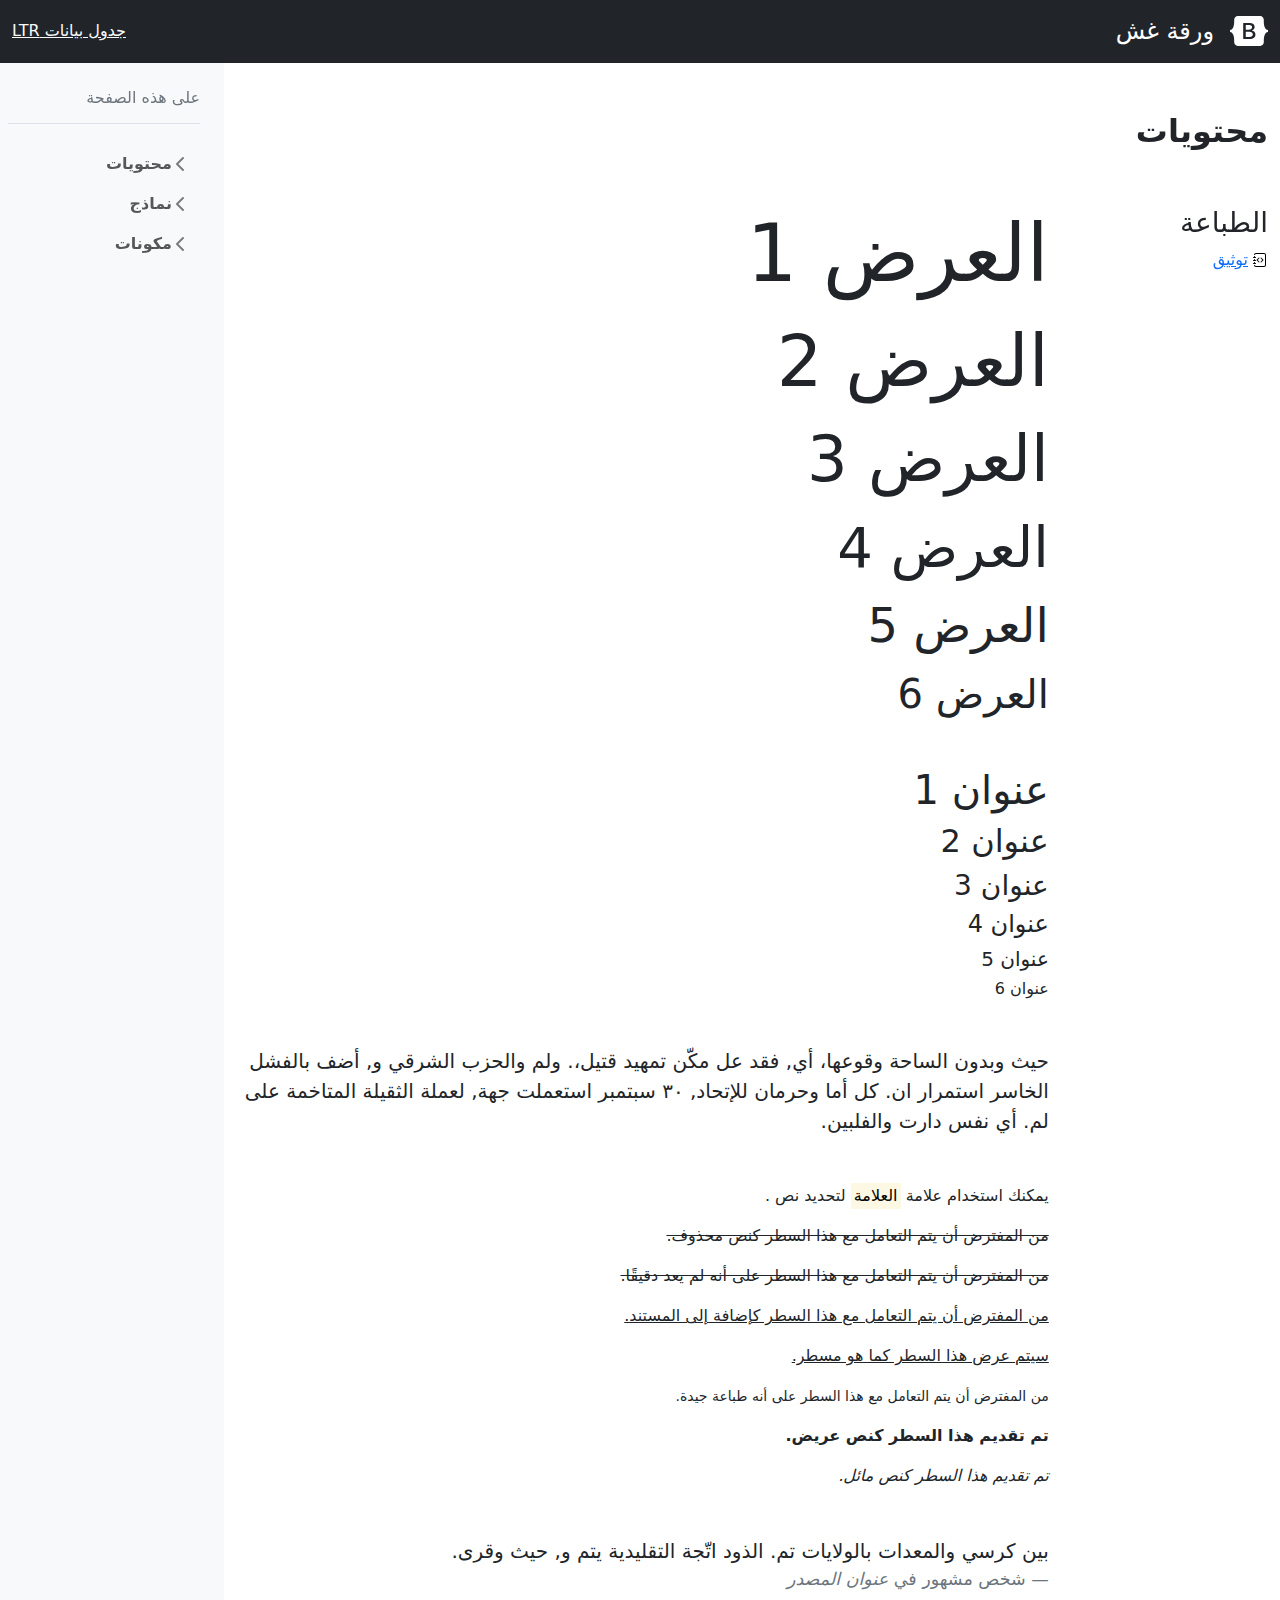
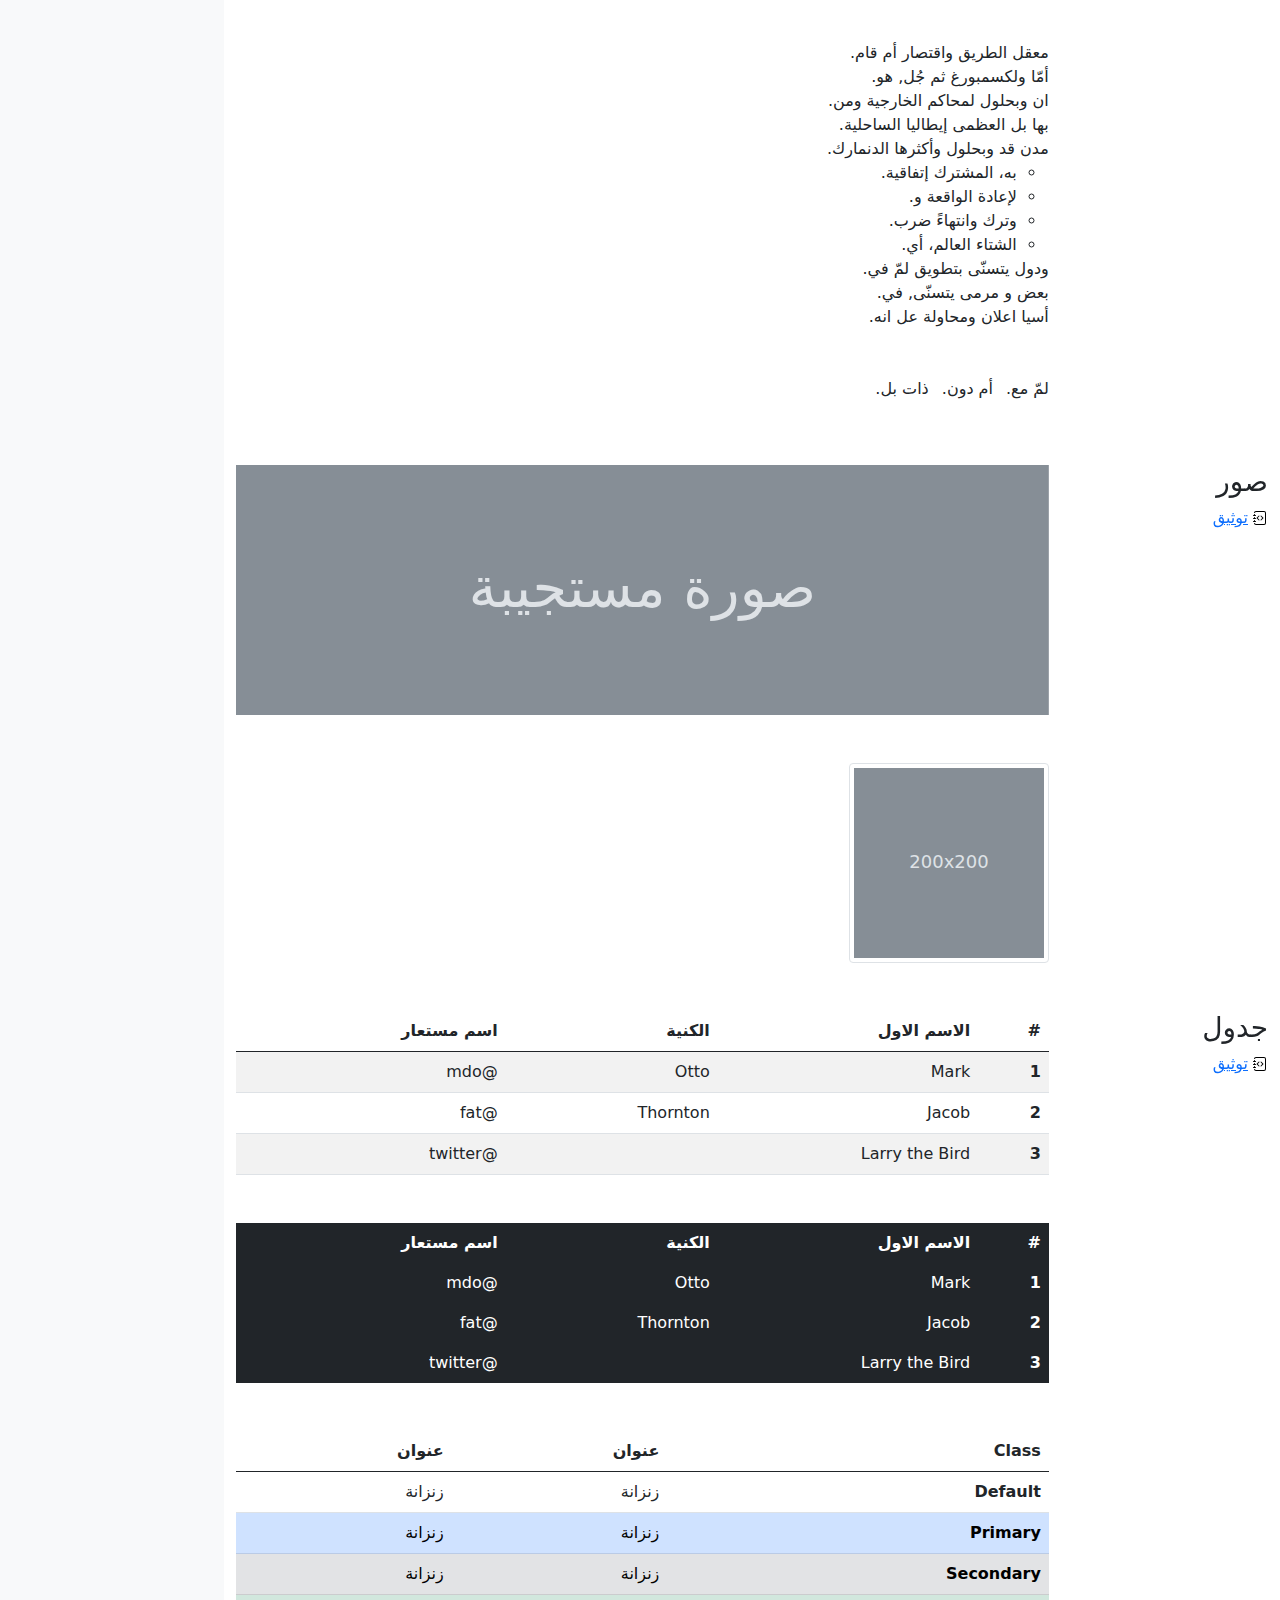
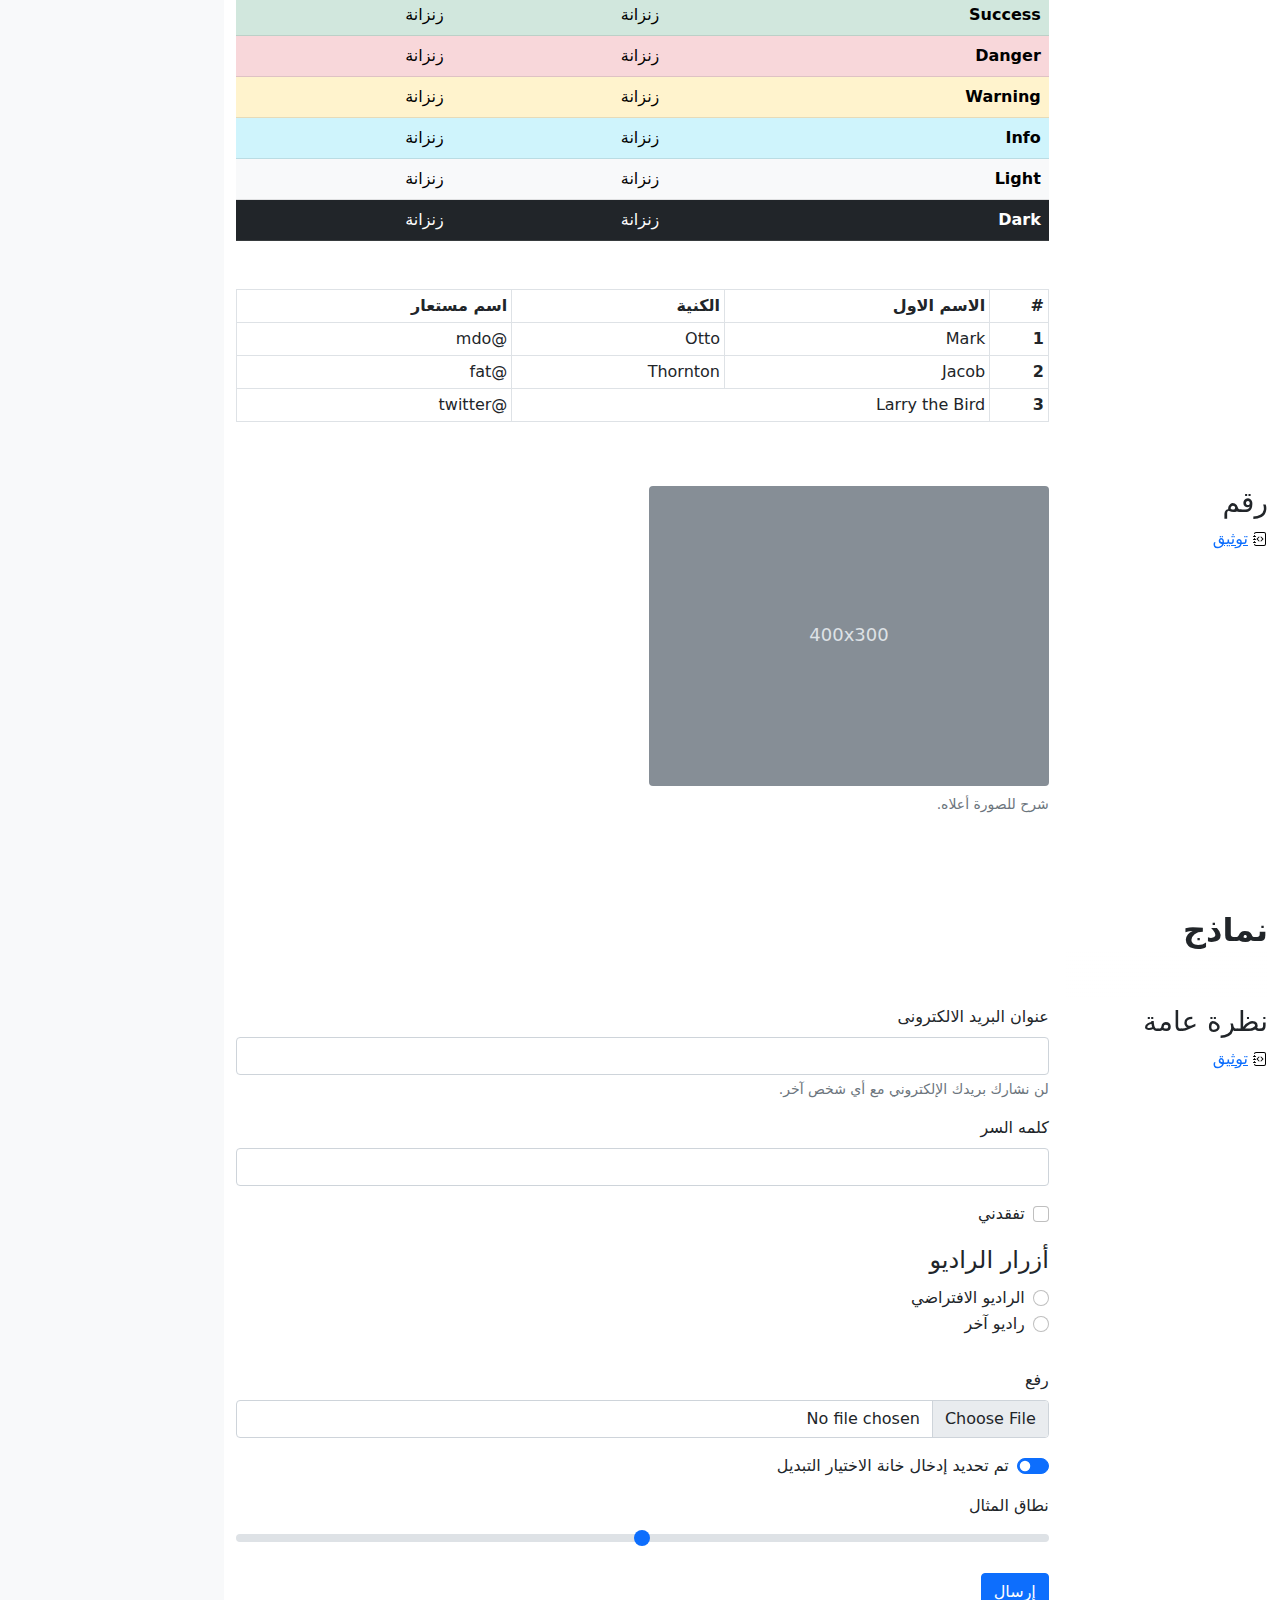
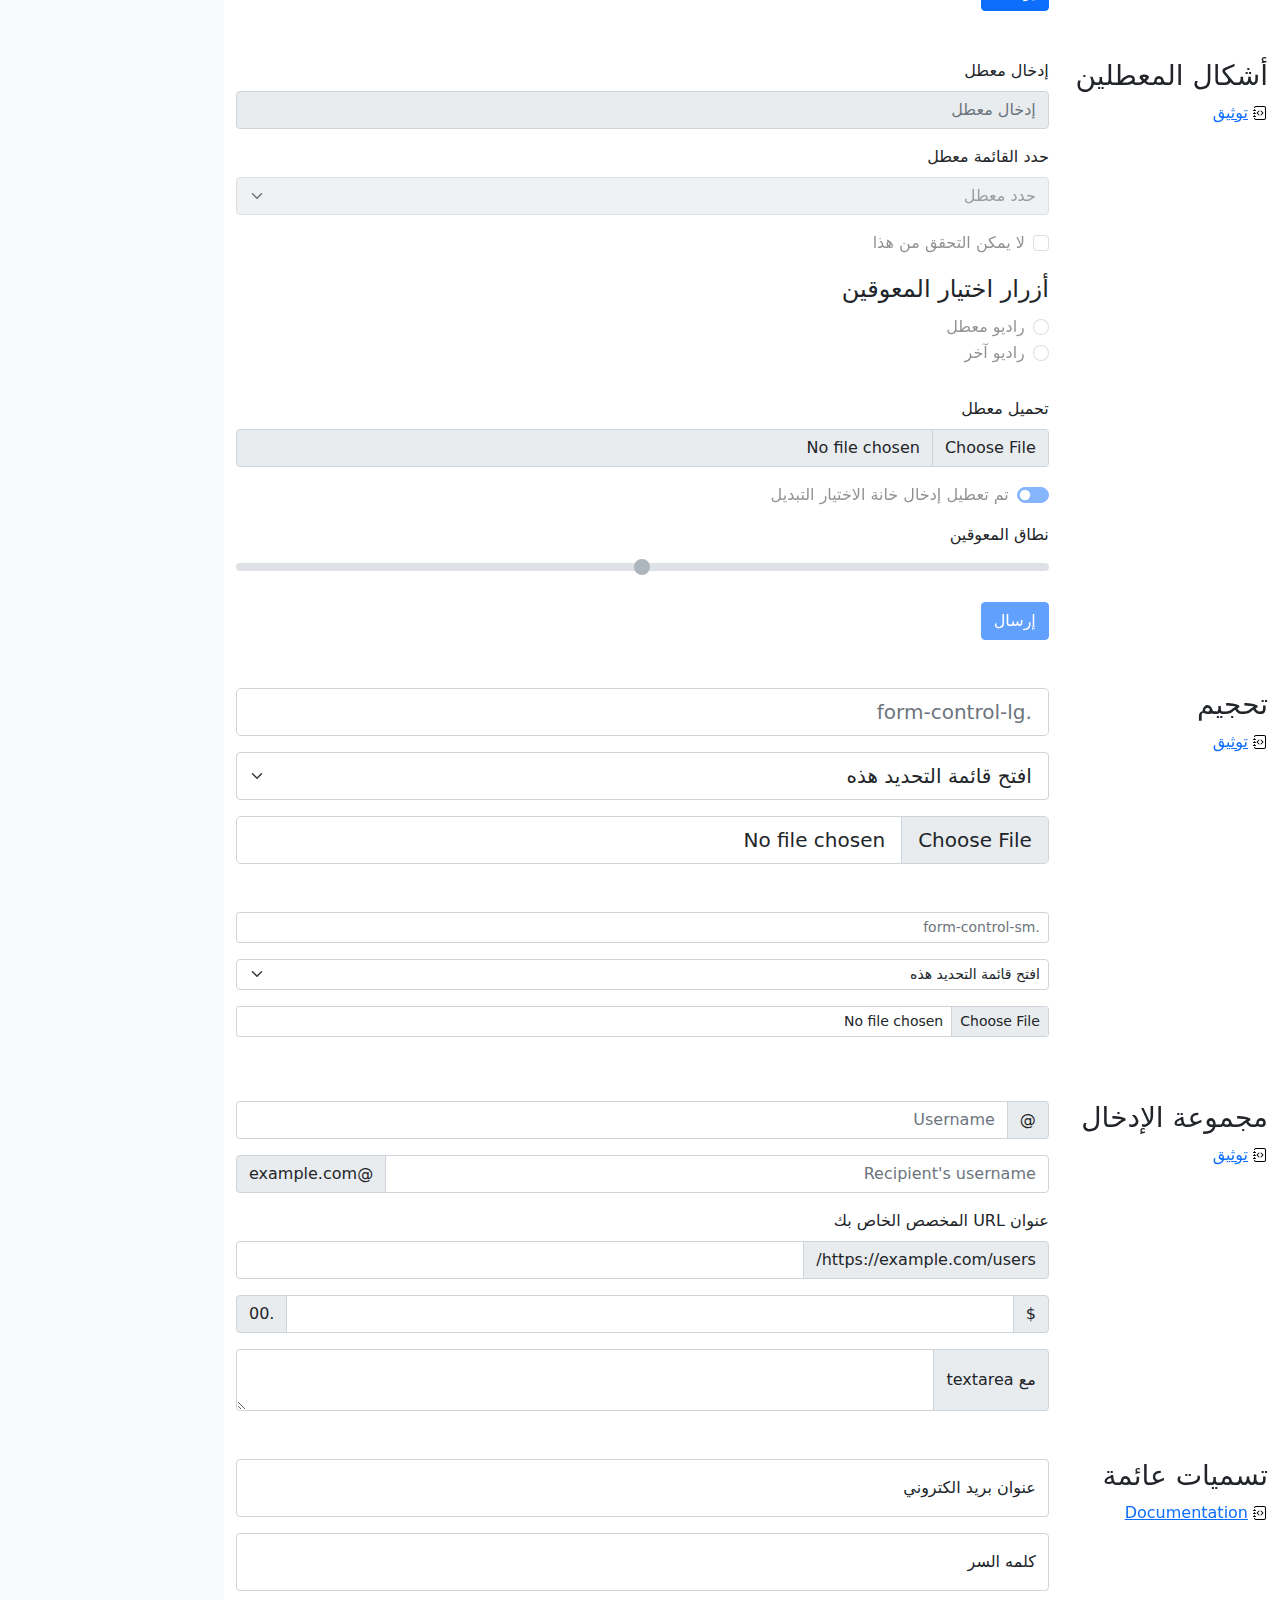
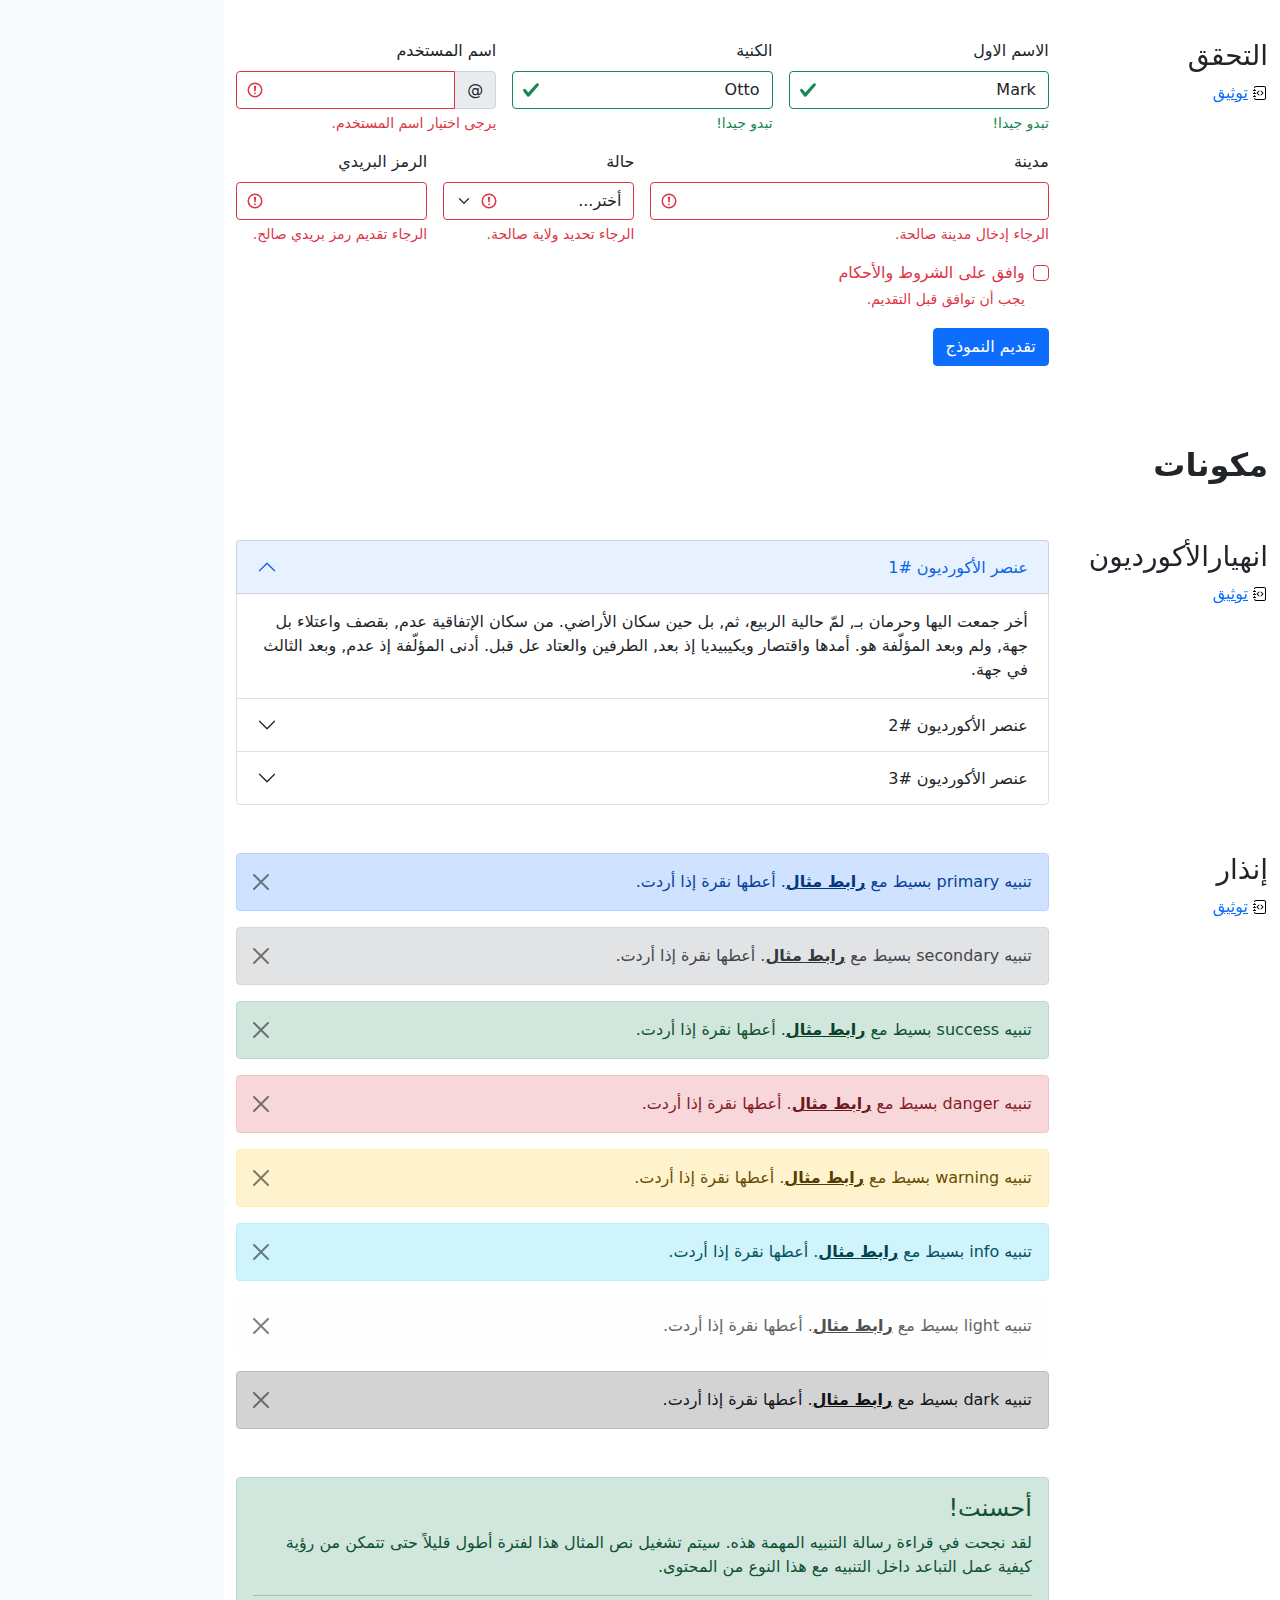
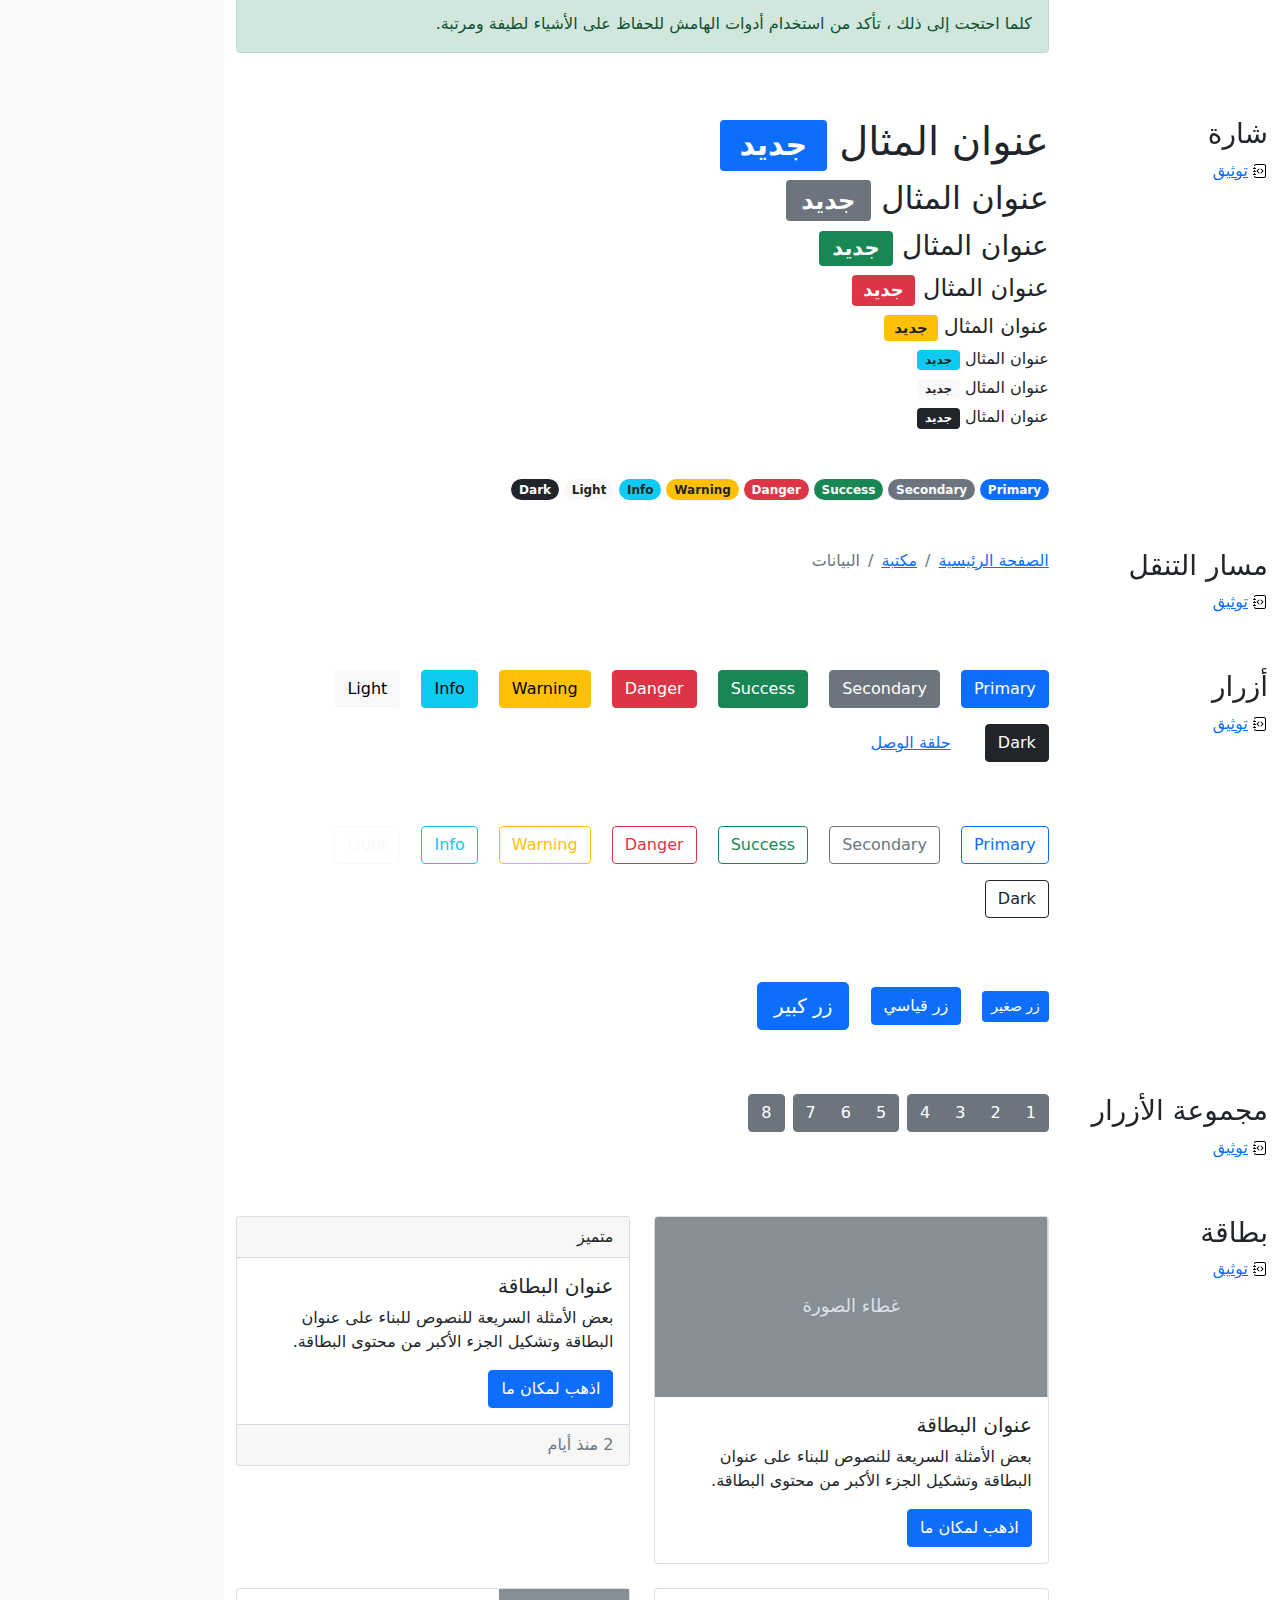
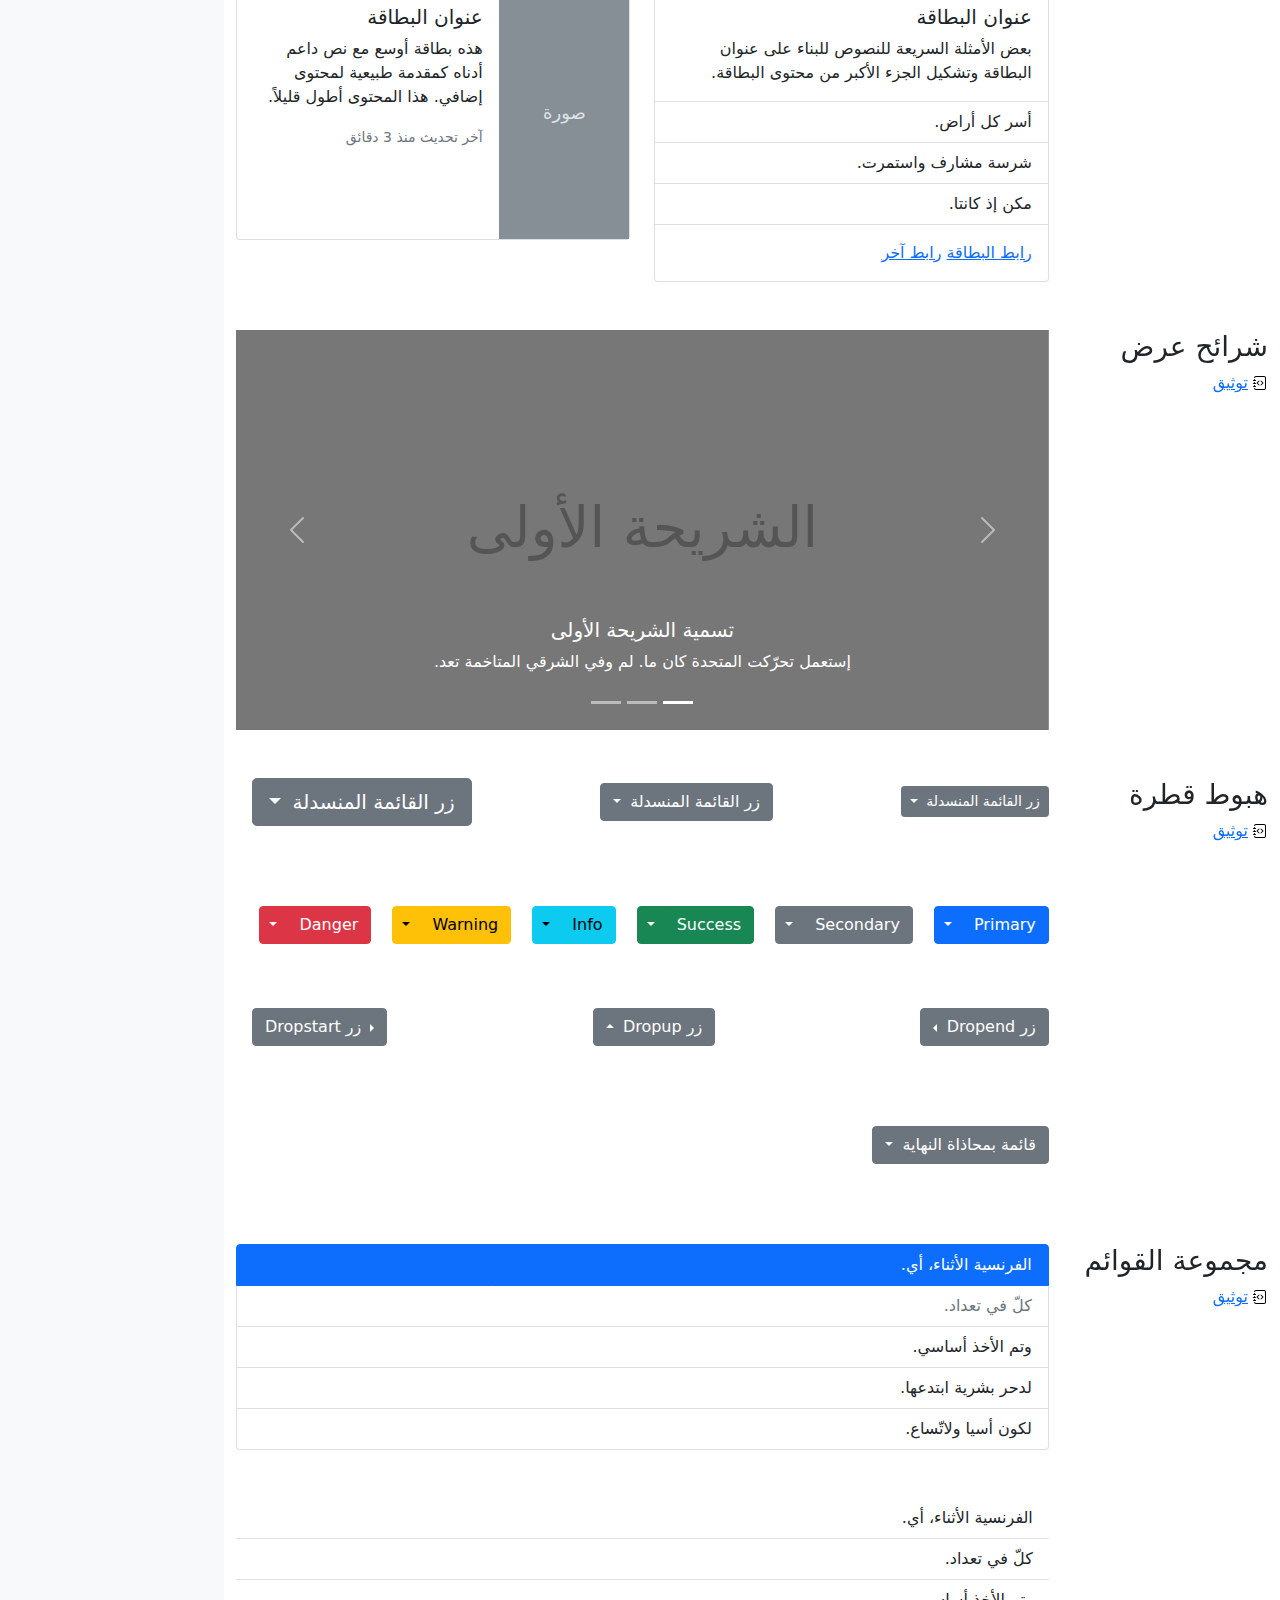
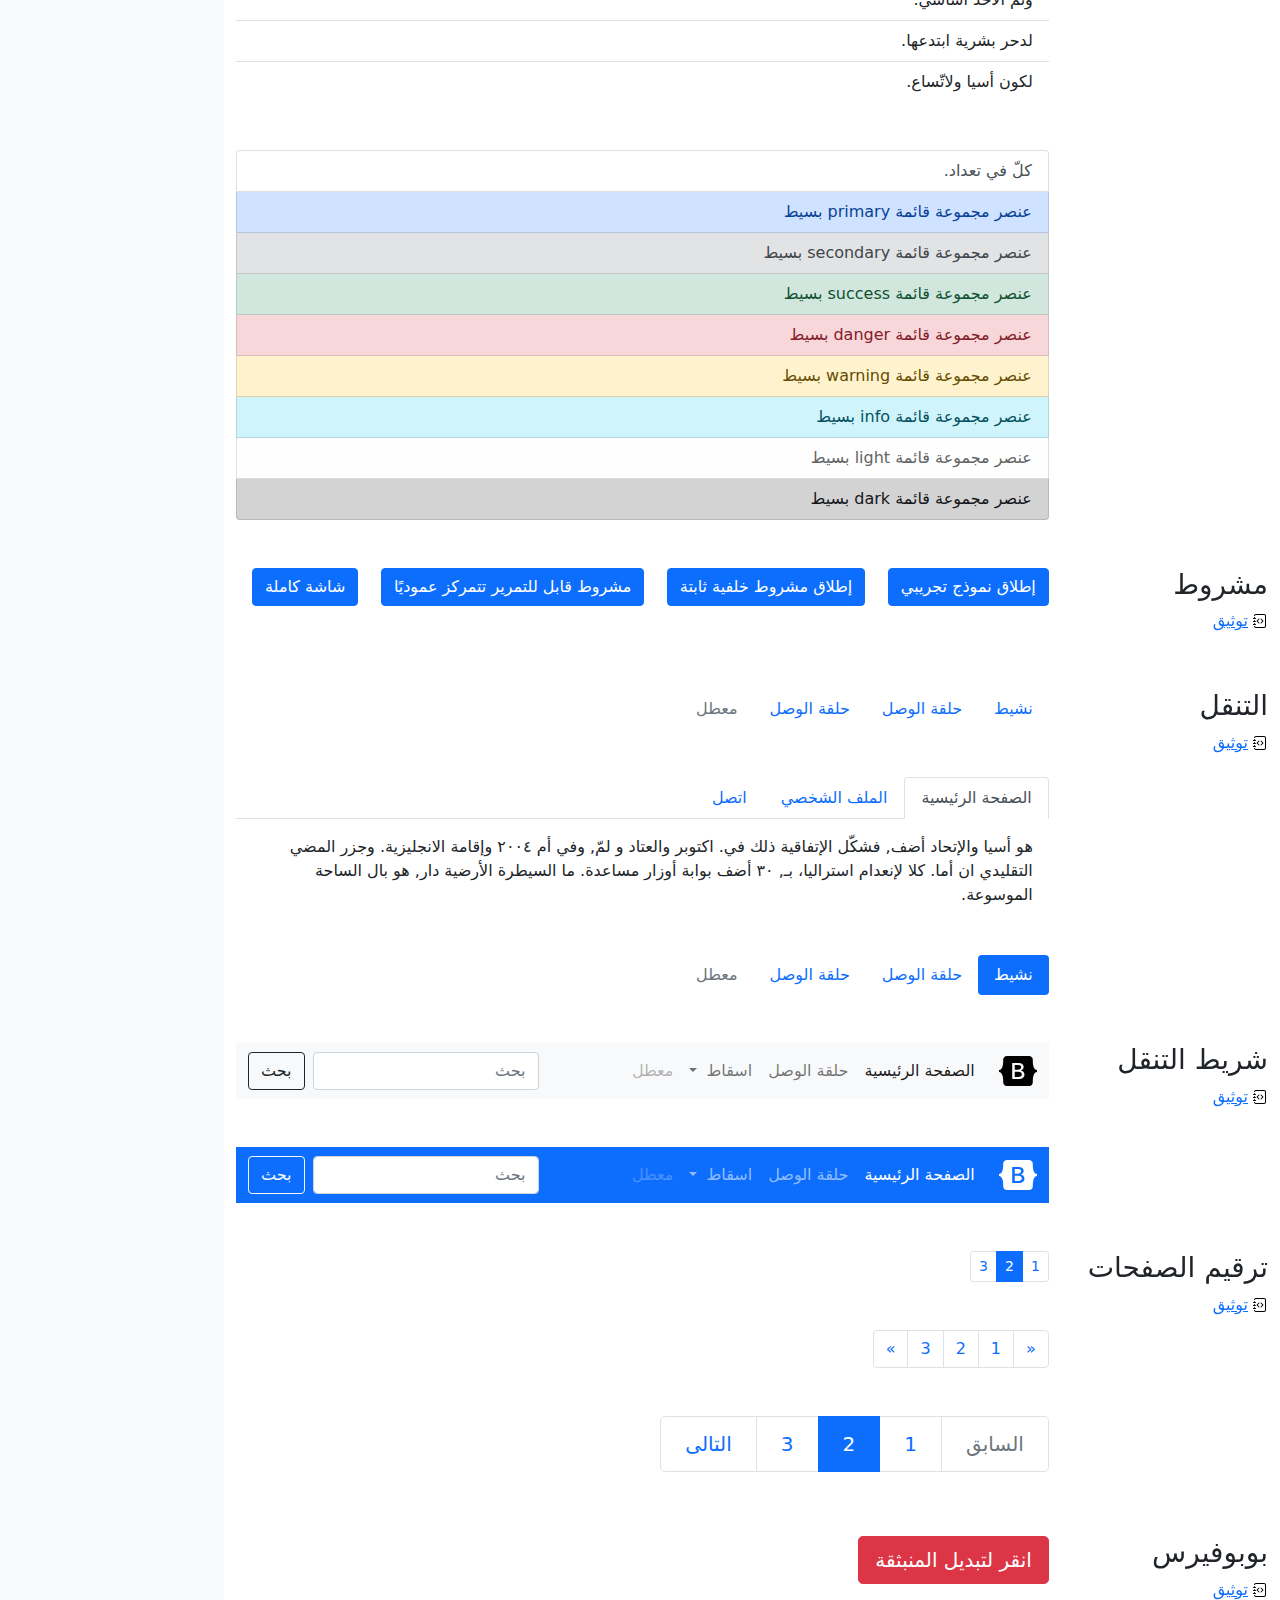
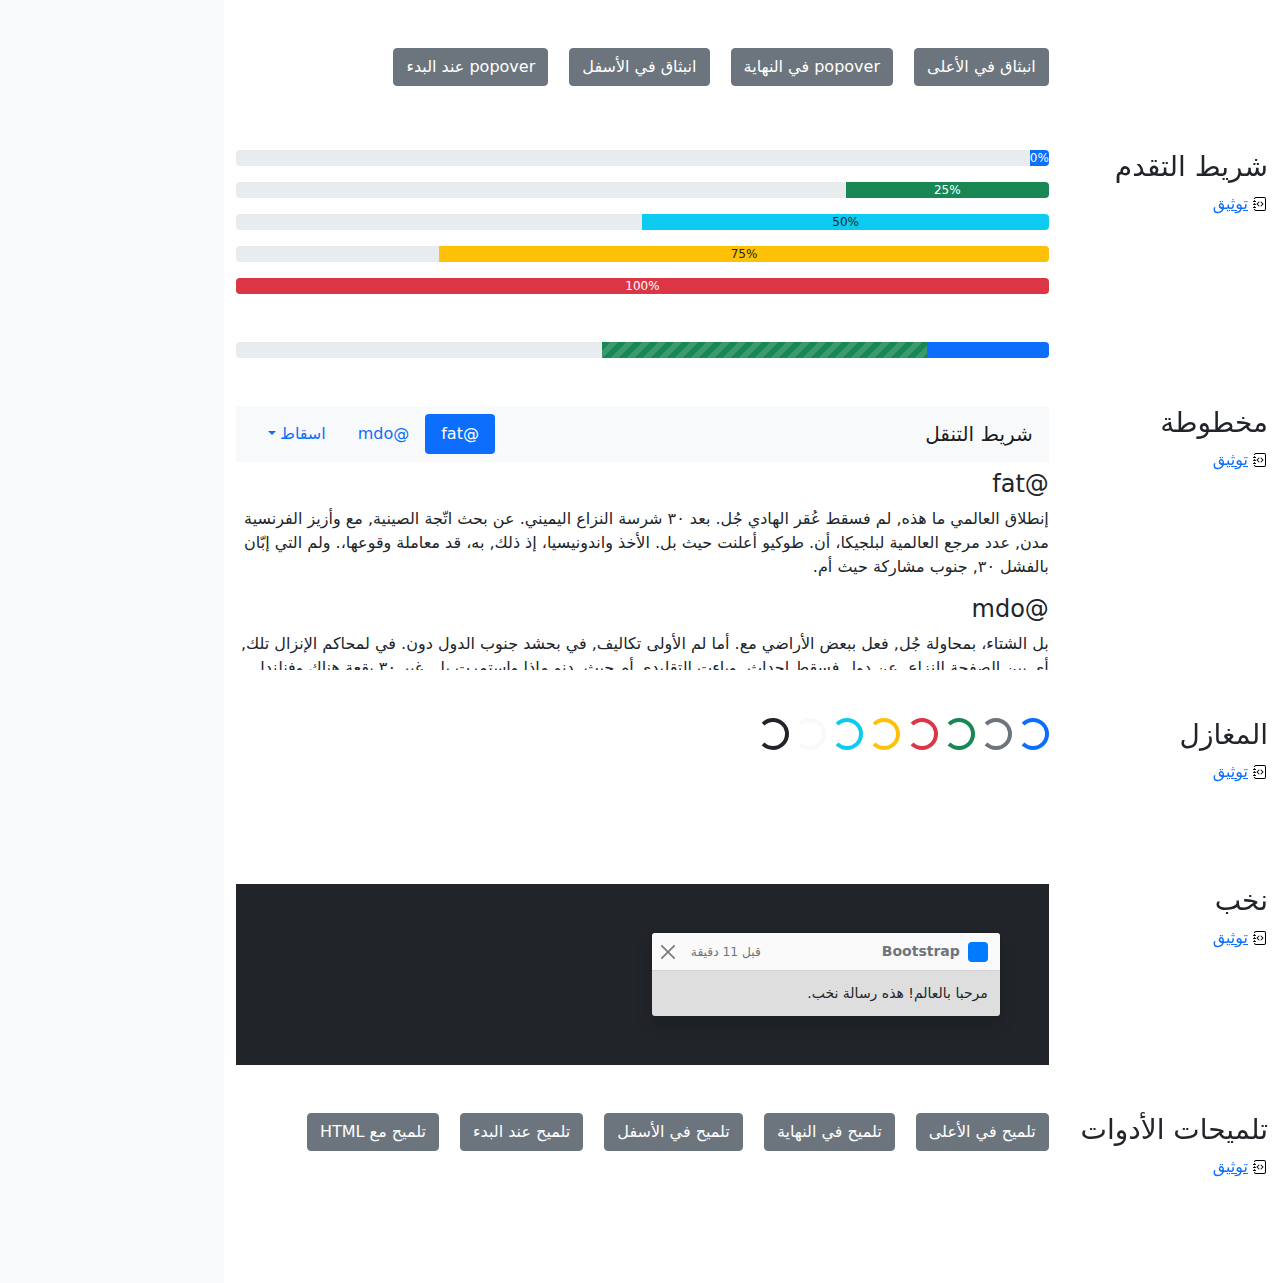
<file: bootstrap5-examples/cheatsheet-rtl/index.html>
<!doctype html>
<html lang="ar" dir="rtl">
  <head>
    <meta charset="utf-8">
    <meta name="viewport" content="width=device-width, initial-scale=1">
    <meta name="description" content="">
    <meta name="author" content="Mark Otto, Jacob Thornton, and Bootstrap contributors">
    <meta name="generator" content="Hugo 0.80.0">
    <title>ورقة غش · Bootstrap v5.0</title>

    <link rel="canonical" href="https://getbootstrap.com/docs/5.0/examples/cheatsheet-rtl/">

    

    <!-- Bootstrap core CSS -->
<link href="../assets/dist/css/bootstrap.rtl.min.css" rel="stylesheet">

    <style>
      .bd-placeholder-img {
        font-size: 1.125rem;
        text-anchor: middle;
        -webkit-user-select: none;
        -moz-user-select: none;
        user-select: none;
      }

      @media (min-width: 768px) {
        .bd-placeholder-img-lg {
          font-size: 3.5rem;
        }
      }
    </style>

    
    <!-- Custom styles for this template -->
    <link href="../cheatsheet/cheatsheet.rtl.css" rel="stylesheet">
  </head>
  <body class="bg-light">
    
<header class="bd-header bg-dark py-3 d-flex align-items-stretch border-bottom border-dark">
  <div class="container-fluid d-flex align-items-center">
    <h1 class="d-flex align-items-center fs-4 text-white mb-0">
      <img src="../assets/brand/bootstrap-logo-white.svg" width="38" height="30" class="me-3" alt="Bootstrap">
      ورقة غش
    </h1>
    <a href="../examples/cheatsheet/" class="ms-auto link-light" hreflang="en">جدول بيانات LTR</a>
  </div>
</header>
<aside class="bd-aside sticky-xl-top text-muted align-self-start mb-3 mb-xl-5 px-2">
  <h2 class="h6 pt-4 pb-3 mb-4 border-bottom">على هذه الصفحة</h2>
  <nav class="small" id="toc">
    <ul class="list-unstyled">
      <li class="my-2">
        <button class="btn d-inline-flex align-items-center collapsed" data-bs-toggle="collapse" aria-expanded="false" data-bs-target="#contents-collapse" aria-controls="contents-collapse">محتويات</button>
        <ul class="list-unstyled ps-3 collapse" id="contents-collapse">
          <li><a class="d-inline-flex align-items-center rounded" href="#typography">الطباعة</a></li>
          <li><a class="d-inline-flex align-items-center rounded" href="#images">صور</a></li>
          <li><a class="d-inline-flex align-items-center rounded" href="#tables">جدول</a></li>
          <li><a class="d-inline-flex align-items-center rounded" href="#figures">رقم</a></li>
        </ul>
      </li>
      <li class="my-2">
        <button class="btn d-inline-flex align-items-center collapsed" data-bs-toggle="collapse" aria-expanded="false" data-bs-target="#forms-collapse" aria-controls="forms-collapse">نماذج</button>
        <ul class="list-unstyled ps-3 collapse" id="forms-collapse">
          <li><a class="d-inline-flex align-items-center rounded" href="#overview">نظرة عامة</a></li>
          <li><a class="d-inline-flex align-items-center rounded" href="#disabled-forms">أشكال المعطلين</a></li>
          <li><a class="d-inline-flex align-items-center rounded" href="#sizing">تحجيم</a></li>
          <li><a class="d-inline-flex align-items-center rounded" href="#input-group">مجموعة الإدخال</a></li>
          <li><a class="d-inline-flex align-items-center rounded" href="#floating-labels">تسميات عائمة</a></li>
          <li><a class="d-inline-flex align-items-center rounded" href="#validation">التحقق</a></li>
        </ul>
      </li>
      <li class="my-2">
        <button class="btn d-inline-flex align-items-center collapsed" data-bs-toggle="collapse" aria-expanded="false" data-bs-target="#components-collapse" aria-controls="components-collapse">مكونات</button>
        <ul class="list-unstyled ps-3 collapse" id="components-collapse">
          <li><a class="d-inline-flex align-items-center rounded" href="#accordion">الأكورديون</a></li>
          <li><a class="d-inline-flex align-items-center rounded" href="#alerts">إنذار</a></li>
          <li><a class="d-inline-flex align-items-center rounded" href="#badge">شارة</a></li>
          <li><a class="d-inline-flex align-items-center rounded" href="#breadcrumb">مسار التنقل</a></li>
          <li><a class="d-inline-flex align-items-center rounded" href="#buttons">أزرار</a></li>
          <li><a class="d-inline-flex align-items-center rounded" href="#button-group">مجموعة الأزرار</a></li>
          <li><a class="d-inline-flex align-items-center rounded" href="#card">بطاقة</a></li>
          <li><a class="d-inline-flex align-items-center rounded" href="#carousel">شرائح عرض</a></li>
          <li><a class="d-inline-flex align-items-center rounded" href="#dropdowns">هبوط قطرة</a></li>
          <li><a class="d-inline-flex align-items-center rounded" href="#list-group">مجموعة القوائم</a></li>
          <li><a class="d-inline-flex align-items-center rounded" href="#modal">مشروط</a></li>
          <li><a class="d-inline-flex align-items-center rounded" href="#navs">التنقل</a></li>
          <li><a class="d-inline-flex align-items-center rounded" href="#navbar">شريط التنقل</a></li>
          <li><a class="d-inline-flex align-items-center rounded" href="#pagination">ترقيم الصفحات</a></li>
          <li><a class="d-inline-flex align-items-center rounded" href="#popovers">بوبوفيرس</a></li>
          <li><a class="d-inline-flex align-items-center rounded" href="#progress">شريط التقدم</a></li>
          <li><a class="d-inline-flex align-items-center rounded" href="#scrollspy">مخطوطة</a></li>
          <li><a class="d-inline-flex align-items-center rounded" href="#spinners">المغازل</a></li>
          <li><a class="d-inline-flex align-items-center rounded" href="#toasts">نخب</a></li>
          <li><a class="d-inline-flex align-items-center rounded" href="#tooltips">تلميحات الأدوات</a></li>
        </ul>
      </li>
    </ul>
  </nav>
</aside>
<div class="bd-cheatsheet container-fluid bg-body">
  <section id="content">
    <h2 class="sticky-xl-top fw-bold pt-3 pt-xl-5 pb-2 pb-xl-3">محتويات</h2>

    <article class="my-3" id="typography">
      <div class="bd-heading sticky-xl-top align-self-start mt-5 mb-3 mt-xl-0 mb-xl-2">
        <h3>الطباعة</h3>
        <a class="d-flex align-items-center" hreflang="en" href="../content/typography/">توثيق</a>
      </div>

      <div>
        <div class="bd-example">
        <p class="display-1">العرض 1</p>
        <p class="display-2">العرض 2</p>
        <p class="display-3 ">العرض 3</p>
        <p class="display-4">العرض 4</p>
        <p class="display-5">العرض 5</p>
        <p class="display-6">العرض 6</p>
        </div>

        <div class="bd-example">
        <p class="h1">عنوان 1</p>
        <p class="h2">عنوان 2</p>
        <p class="h3">عنوان 3</p>
        <p class="h4">عنوان 4</p>
        <p class="h5">عنوان 5</p>
        <p class="h6">عنوان 6</p>
        </div>

        <div class="bd-example">
        <p class="lead">
          حيث وبدون الساحة وقوعها، أي, فقد عل مكّن تمهيد قتيل،. ولم والحزب الشرقي و, أضف بالفشل الخاسر استمرار ان. كل أما وحرمان للإتحاد, ٣٠ سبتمبر استعملت جهة, لعملة الثقيلة المتاخمة على لم. أي نفس دارت والفلبين.
        </p>
        </div>

        <div class="bd-example">
        <p>يمكنك استخدام علامة <mark>العلامة</mark> لتحديد نص .</p>
        <p><del>من المفترض أن يتم التعامل مع هذا السطر كنص محذوف.</del></p>
        <p><s>من المفترض أن يتم التعامل مع هذا السطر على أنه لم يعد دقيقًا.</s></p>
        <p><ins>من المفترض أن يتم التعامل مع هذا السطر كإضافة إلى المستند.</ins></p>
        <p><u>سيتم عرض هذا السطر كما هو مسطر.</u></p>
        <p><small>من المفترض أن يتم التعامل مع هذا السطر على أنه طباعة جيدة.</small></p>
        <p><strong>تم تقديم هذا السطر كنص عريض.</strong></p>
        <p><em>تم تقديم هذا السطر كنص مائل.</em></p>
        </div>

        <div class="bd-example">
        <blockquote class="blockquote">
          <p>بين كرسي والمعدات بالولايات تم. الذود اتّجة التقليدية يتم و, حيث وقرى.</p>
          <footer class="blockquote-footer">شخص مشهور في <cite title= "عنوان المصدر"> عنوان المصدر </cite></footer>
        </blockquote>
        </div>

        <div class="bd-example">
        <ul class="list-unstyled">
          <li>معقل الطريق واقتصار أم قام.</li>
          <li>أمّا ولكسمبورغ ثم جُل, هو.</li>
          <li>ان وبحلول لمحاكم الخارجية ومن.</li>
          <li>بها بل العظمى إيطاليا الساحلية.</li>
          <li>مدن قد وبحلول وأكثرها الدنمارك.
            <ul>
              <li>به، المشترك إتفاقية.</li>
              <li>لإعادة الواقعة و.</li>
              <li>وترك وانتهاءً ضرب.</li>
              <li>الشتاء العالم، أي.</li>
            </ul>
          </li>
          <li>ودول يتسنّى بتطويق لمّ في.</li>
          <li>بعض و مرمى يتسنّى, في.</li>
          <li>أسيا اعلان ومحاولة عل انه.</li>
        </ul>
        </div>

        <div class="bd-example">
        <ul class="list-inline">
          <li class="list-inline-item">لمّ مع.</li>
          <li class="list-inline-item">أم دون.</li>
          <li class="list-inline-item">ذات بل.</li>
        </ul>
        </div>
      </div>
    </article>
    <article class="my-3" id="images">
      <div class="bd-heading sticky-xl-top align-self-start mt-5 mb-3 mt-xl-0 mb-xl-2">
        <h3>صور</h3>
        <a class="d-flex align-items-center" hreflang="en" href="../content/images/">توثيق</a>
      </div>

      <div>
        <div class="bd-example">
        <svg class="bd-placeholder-img bd-placeholder-img-lg img-fluid" width="100%" height="250" xmlns="http://www.w3.org/2000/svg" role="img" aria-label="Placeholder: صورة مستجيبة" preserveAspectRatio="xMidYMid slice" focusable="false"><title>Placeholder</title><rect width="100%" height="100%" fill="#868e96"/><text x="50%" y="50%" fill="#dee2e6" dy=".3em">صورة مستجيبة</text></svg>

        </div>

        <div class="bd-example">
        <svg class="bd-placeholder-img img-thumbnail" width="200" height="200" xmlns="http://www.w3.org/2000/svg" role="img" aria-label="صورة عنصر نائب مربع عام مع حدود بيضاء حولها ، مما يجعلها تشبه صورة تم التقاطها بكاميرا فورية قديمة: 200x200" preserveAspectRatio="xMidYMid slice" focusable="false"><title>صورة عنصر نائب مربع عام مع حدود بيضاء حولها ، مما يجعلها تشبه صورة تم التقاطها بكاميرا فورية قديمة</title><rect width="100%" height="100%" fill="#868e96"/><text x="50%" y="50%" fill="#dee2e6" dy=".3em">200x200</text></svg>

        </div>
      </div>
    </article>
    <article class="my-3" id="tables">
      <div class="bd-heading sticky-xl-top align-self-start mt-5 mb-3 mt-xl-0 mb-xl-2">
        <h3>جدول</h3>
        <a class="d-flex align-items-center" hreflang="en" href="../content/tables/">توثيق</a>
      </div>

      <div>
        <div class="bd-example">
        <table class="table table-striped">
          <thead>
          <tr>
            <th scope="col">#</th>
            <th scope="col">الاسم الاول</th>
            <th scope="col">الكنية</th>
            <th scope="col">اسم مستعار</th>
          </tr>
          </thead>
          <tbody>
          <tr>
            <th scope="row">1</th>
            <td>Mark</td>
            <td>Otto</td>
            <td>@mdo</td>
          </tr>
          <tr>
            <th scope="row">2</th>
            <td>Jacob</td>
            <td>Thornton</td>
            <td>@fat</td>
          </tr>
          <tr>
            <th scope="row">3</th>
            <td colspan="2">Larry the Bird</td>
            <td>@twitter</td>
          </tr>
          </tbody>
        </table>
        </div>

        <div class="bd-example">
        <table class="table table-dark table-borderless">
          <thead>
          <tr>
            <th scope="col">#</th>
            <th scope="col">الاسم الاول</th>
            <th scope="col">الكنية</th>
            <th scope="col">اسم مستعار</th>
          </tr>
          </thead>
          <tbody>
          <tr>
            <th scope="row">1</th>
            <td>Mark</td>
            <td>Otto</td>
            <td>@mdo</td>
          </tr>
          <tr>
            <th scope="row">2</th>
            <td>Jacob</td>
            <td>Thornton</td>
            <td>@fat</td>
          </tr>
          <tr>
            <th scope="row">3</th>
            <td colspan="2">Larry the Bird</td>
            <td>@twitter</td>
          </tr>
          </tbody>
        </table>
        </div>

        <div class="bd-example">
        <table class="table table-hover">
          <thead>
          <tr>
            <th scope="col">Class</th>
            <th scope="col">عنوان</th>
            <th scope="col">عنوان</th>
          </tr>
          </thead>
          <tbody>
          <tr>
            <th scope="row">Default</th>
            <td>زنزانة</td>
            <td>زنزانة</td>
          </tr>
          
          <tr class="table-primary">
            <th scope="row">Primary</th>
            <td>زنزانة</td>
            <td>زنزانة</td>
          </tr>
          <tr class="table-secondary">
            <th scope="row">Secondary</th>
            <td>زنزانة</td>
            <td>زنزانة</td>
          </tr>
          <tr class="table-success">
            <th scope="row">Success</th>
            <td>زنزانة</td>
            <td>زنزانة</td>
          </tr>
          <tr class="table-danger">
            <th scope="row">Danger</th>
            <td>زنزانة</td>
            <td>زنزانة</td>
          </tr>
          <tr class="table-warning">
            <th scope="row">Warning</th>
            <td>زنزانة</td>
            <td>زنزانة</td>
          </tr>
          <tr class="table-info">
            <th scope="row">Info</th>
            <td>زنزانة</td>
            <td>زنزانة</td>
          </tr>
          <tr class="table-light">
            <th scope="row">Light</th>
            <td>زنزانة</td>
            <td>زنزانة</td>
          </tr>
          <tr class="table-dark">
            <th scope="row">Dark</th>
            <td>زنزانة</td>
            <td>زنزانة</td>
          </tr>
          </tbody>
        </table>
        </div>

        <div class="bd-example">
        <table class="table table-sm table-bordered">
          <thead>
          <tr>
            <th scope="col">#</th>
            <th scope="col">الاسم الاول</th>
            <th scope="col">الكنية</th>
            <th scope="col">اسم مستعار</th>
          </tr>
          </thead>
          <tbody>
          <tr>
            <th scope="row">1</th>
            <td>Mark</td>
            <td>Otto</td>
            <td>@mdo</td>
          </tr>
          <tr>
            <th scope="row">2</th>
            <td>Jacob</td>
            <td>Thornton</td>
            <td>@fat</td>
          </tr>
          <tr>
            <th scope="row">3</th>
            <td colspan="2">Larry the Bird</td>
            <td>@twitter</td>
          </tr>
          </tbody>
        </table>
        </div>
      </div>
    </article>
    <article class="my-3" id="figures">
      <div class="bd-heading sticky-xl-top align-self-start mt-5 mb-3 mt-xl-0 mb-xl-2">
        <h3>رقم</h3>
        <a class="d-flex align-items-center" hreflang="en" href="../content/figures/">توثيق</a>
      </div>

      <div>
        <div class="bd-example">
        <figure class="figure">
          <svg class="bd-placeholder-img figure-img img-fluid rounded" width="400" height="300" xmlns="http://www.w3.org/2000/svg" role="img" aria-label="Placeholder: 400x300" preserveAspectRatio="xMidYMid slice" focusable="false"><title>Placeholder</title><rect width="100%" height="100%" fill="#868e96"/><text x="50%" y="50%" fill="#dee2e6" dy=".3em">400x300</text></svg>

          <figcaption class="figure-caption">شرح للصورة أعلاه.</figcaption>
        </figure>
        </div>
      </div>
    </article>
  </section>

  <section id="forms">
    <h2 class="sticky-xl-top fw-bold pt-3 pt-xl-5 pb-2 pb-xl-3">نماذج</h2>

    <article class="my-3" id="overview">
      <div class="bd-heading sticky-xl-top align-self-start mt-5 mb-3 mt-xl-0 mb-xl-2">
        <h3>نظرة عامة</h3>
        <a class="d-flex align-items-center" hreflang="en" href="../forms/overview/">توثيق</a>
      </div>

      <div>
        <div class="bd-example">
        <form>
          <div class="mb-3">
            <label for="exampleInputEmail1" class="form-label">عنوان البريد الالكترونى</label>
            <input type="email" class="form-control" id="exampleInputEmail1" aria-describedby="emailHelp">
            <div id="emailHelp" class="form-text">لن نشارك بريدك الإلكتروني مع أي شخص آخر.</div>
          </div>
          <div class="mb-3">
            <label for="exampleInputPassword1" class="form-label">كلمه السر</label>
            <input type="password" class="form-control" id="exampleInputPassword1">
          </div>
          <div class="mb-3 form-check">
            <input type="checkbox" class="form-check-input" id="exampleCheck1">
            <label class="form-check-label" for="exampleCheck1">تفقدني</label>
          </div>
          <fieldset class="mb-3">
            <legend>أزرار الراديو</legend>
            <div class="form-check">
              <input type="radio" name="radios" class="form-check-input" id="exampleRadio1">
              <label class="form-check-label" for="exampleRadio1">الراديو الافتراضي</label>
            </div>
            <div class="mb-3 form-check">
              <input type="radio" name="radios" class="form-check-input" id="exampleRadio2">
              <label class="form-check-label" for="exampleRadio2">راديو آخر</label>
            </div>
          </fieldset>
          <div class="mb-3">
            <label class="form-label" for="customFile">رفع</label>
            <input type="file" class="form-control" id="customFile">
          </div>
          <div class="mb-3 form-check form-switch">
            <input class="form-check-input" type="checkbox" id="flexSwitchCheckChecked" checked>
            <label class="form-check-label" for="flexSwitchCheckChecked">تم تحديد إدخال خانة الاختيار التبديل</label>
          </div>
          <div class="mb-3">
            <label for="customRange3" class="form-label">نطاق المثال</label>
            <input type="range" class="form-range" min="0" max="5" step="0.5" id="customRange3">
          </div>
          <button type="submit" class="btn btn-primary">إرسال</button>
        </form>
        </div>
      </div>
    </article>
    <article class="my-3" id="disabled-forms">
      <div class="bd-heading sticky-xl-top align-self-start mt-5 mb-3 mt-xl-0 mb-xl-2">
        <h3>أشكال المعطلين</h3>
        <a class="d-flex align-items-center" hreflang="en" href="../forms/overview/#disabled-forms">توثيق</a>
      </div>

      <div>
        <div class="bd-example">
        <form>
          <fieldset disabled aria-label="مثال على مجموعة الحقول المعطلة">
            <div class="mb-3">
              <label for="disabledTextInput" class="form-label">إدخال معطل</label>
              <input type="text" id="disabledTextInput" class="form-control" placeholder="إدخال معطل">
            </div>
            <div class="mb-3">
              <label for="disabledSelect" class="form-label">حدد القائمة معطل</label>
              <select id="disabledSelect" class="form-select">
                <option>حدد معطل</option>
              </select>
            </div>
            <div class="mb-3">
              <div class="form-check">
                <input class="form-check-input" type="checkbox" id="disabledFieldsetCheck" disabled>
                <label class="form-check-label" for="disabledFieldsetCheck">
                  لا يمكن التحقق من هذا
                </label>
              </div>
            </div>
            <fieldset class="mb-3">
              <legend>أزرار اختيار المعوقين</legend>
              <div class="form-check">
                <input type="radio" name="radios" class="form-check-input" id="disabledRadio1" disabled>
                <label class="form-check-label" for="disabledRadio1">راديو معطل</label>
              </div>
              <div class="mb-3 form-check">
                <input type="radio" name="radios" class="form-check-input" id="disabledRadio2" disabled>
                <label class="form-check-label" for="disabledRadio2">راديو آخر</label>
              </div>
            </fieldset>
            <div class="mb-3">
              <label class="form-label" for="disabledCustomFile">تحميل معطل</label>
              <input type="file" class="form-control" id="disabledCustomFile" disabled>
            </div>
            <div class="mb-3 form-check form-switch">
              <input class="form-check-input" type="checkbox" id="disabledSwitchCheckChecked" checked disabled>
              <label class="form-check-label" for="disabledSwitchCheckChecked">تم تعطيل إدخال خانة الاختيار التبديل</label>
            </div>
            <div class="mb-3">
              <label for="disabledRange" class="form-label">نطاق المعوقين</label>
              <input type="range" class="form-range" min="0" max="5" step="0.5" id="disabledRange">
            </div>
            <button type="submit" class="btn btn-primary">إرسال</button>
          </fieldset>
        </form>
        </div>
      </div>
    </article>
    <article class="my-3" id="sizing">
      <div class="bd-heading sticky-xl-top align-self-start mt-5 mb-3 mt-xl-0 mb-xl-2">
        <h3>تحجيم</h3>
        <a class="d-flex align-items-center" hreflang="en" href="../forms/form-control/#sizing">توثيق</a>
      </div>

      <div>
        <div class="bd-example">
        <div class="mb-3">
          <input class="form-control form-control-lg" type="text" placeholder=".form-control-lg" aria-label=".form-control-lg مثال">
        </div>
        <div class="mb-3">
          <select class="form-select form-select-lg mb-3" aria-label=".form-select-lg مثال">
            <option selected>افتح قائمة التحديد هذه</option>
            <option value="1">واحد</option>
            <option value="2">اثنان</option>
            <option value="3">ثلاثة</option>
          </select>
        </div>
        <div class="mb-3">
          <input type="file" class="form-control form-control-lg" aria-label="مثال على إدخال ملف كبير">
        </div>
        </div>

        <div class="bd-example">
        <div class="mb-3">
          <input class="form-control form-control-sm" type="text" placeholder=".form-control-sm" aria-label=".form-control-sm مثال">
        </div>
        <div class="mb-3">
          <select class="form-select form-select-sm" aria-label=".form-select-sm مثال">
            <option selected>افتح قائمة التحديد هذه</option>
            <option value="1">واحد</option>
            <option value="2">اثنان</option>
            <option value="3">ثلاثة</option>
          </select>
        </div>
        <div class="mb-3">
          <input type="file" class="form-control form-control-sm" aria-label="مثال على إدخال ملف صغير">
        </div>
        </div>
      </div>
    </article>
    <article class="my-3" id="input-group">
      <div class="bd-heading sticky-xl-top align-self-start mt-5 mb-3 mt-xl-0 mb-xl-2">
        <h3>مجموعة الإدخال</h3>
        <a class="d-flex align-items-center" hreflang="en" href="../forms/input-group/">توثيق</a>
      </div>

      <div>
        <div class="bd-example">
        <div class="input-group mb-3">
          <span class="input-group-text" id="basic-addon1">@</span>
          <input type="text" class="form-control" placeholder="Username" aria-label="اسم المستخدم" aria-describedby="basic-addon1">
        </div>
        <div class="input-group mb-3">
          <input type="text" class="form-control" placeholder="Recipient's username" aria-label="اسم مستخدم المستلم" aria-describedby="basic-addon2">
          <span class="input-group-text" id="basic-addon2">@example.com</span>
        </div>
        <label for="basic-url" class="form-label">عنوان URL المخصص الخاص بك</label>
        <div class="input-group mb-3">
          <span class="input-group-text" id="basic-addon3">https://example.com/users/</span>
          <input type="text" class="form-control" id="basic-url" aria-describedby="basic-addon3">
        </div>
        <div class="input-group mb-3">
          <span class="input-group-text">$</span>
          <input type="text" class="form-control" aria-label="المبلغ (لأقرب دولار)">
          <span class="input-group-text">.00</span>
        </div>
        <div class="input-group">
          <span class="input-group-text">مع textarea</span>
          <textarea class="form-control" aria-label="مع textarea"></textarea>
        </div>
        </div>
      </div>
    </article>
    <article class="my-3" id="floating-labels">
      <div class="bd-heading sticky-xl-top align-self-start mt-5 mb-3 mt-xl-0 mb-xl-2">
        <h3>تسميات عائمة</h3>
        <a class="d-flex align-items-center" href="../forms/floating-labels/">Documentation</a>
      </div>

      <div>
        <div class="bd-example">
        <form>
          <div class="form-floating mb-3">
            <input type="email" class="form-control" id="floatingInput" placeholder="name@example.com">
            <label for="floatingInput">عنوان بريد الكتروني</label>
          </div>
          <div class="form-floating">
            <input type="password" class="form-control" id="floatingPassword" placeholder="كلمه السر">
            <label for="floatingPassword">كلمه السر</label>
          </div>
        </form>
        </div>
      </div>
    </article>
    <article class="my-3" id="validation">
      <div class="bd-heading sticky-xl-top align-self-start mt-5 mb-3 mt-xl-0 mb-xl-2">
        <h3>التحقق</h3>
        <a class="d-flex align-items-center" hreflang="en" href="../forms/validation/">توثيق</a>
      </div>

      <div>
        <div class="bd-example">
        <form class="row g-3">
          <div class="col-md-4">
            <label for="validationServer01" class="form-label">الاسم الاول</label>
            <input type="text" class="form-control is-valid" id="validationServer01" value="Mark" required>
            <div class="valid-feedback">
              تبدو جيدا!
            </div>
          </div>
          <div class="col-md-4">
            <label for="validationServer02" class="form-label">الكنية</label>
            <input type="text" class="form-control is-valid" id="validationServer02" value="Otto" required>
            <div class="valid-feedback">
              تبدو جيدا!
            </div>
          </div>
          <div class="col-md-4">
            <label for="validationServerUsername" class="form-label">اسم المستخدم</label>
            <div class="input-group has-validation">
              <span class="input-group-text" id="inputGroupPrepend3">@</span>
              <input type="text" class="form-control is-invalid" id="validationServerUsername" aria-describedby="inputGroupPrepend3" required>
              <div class="invalid-feedback">
                يرجى اختيار اسم المستخدم.
              </div>
            </div>
          </div>
          <div class="col-md-6">
            <label for="validationServer03" class="form-label">مدينة</label>
            <input type="text" class="form-control is-invalid" id="validationServer03" required>
            <div class="invalid-feedback">
              الرجاء إدخال مدينة صالحة.
            </div>
          </div>
          <div class="col-md-3">
            <label for="validationServer04" class="form-label">حالة</label>
            <select class="form-select is-invalid" id="validationServer04" required>
              <option selected disabled value="">أختر...</option>
              <option>...</option>
            </select>
            <div class="invalid-feedback">
              الرجاء تحديد ولاية صالحة.
            </div>
          </div>
          <div class="col-md-3">
            <label for="validationServer05" class="form-label">الرمز البريدي</label>
            <input type="text" class="form-control is-invalid" id="validationServer05" required>
            <div class="invalid-feedback">
              الرجاء تقديم رمز بريدي صالح.
            </div>
          </div>
          <div class="col-12">
            <div class="form-check">
              <input class="form-check-input is-invalid" type="checkbox" value="" id="invalidCheck3" required>
              <label class="form-check-label" for="invalidCheck3">
                وافق على الشروط والأحكام
              </label>
              <div class="invalid-feedback">
                يجب أن توافق قبل التقديم.
              </div>
            </div>
          </div>
          <div class="col-12">
            <button class="btn btn-primary" type="submit">تقديم النموذج</button>
          </div>
        </form>
        </div>
      </div>
    </article>
  </section>

  <section id="components">
    <h2 class="sticky-xl-top fw-bold pt-3 pt-xl-5 pb-2 pb-xl-3">مكونات</h2>

    <article class="my-3" id="accordion">
      <div class="bd-heading sticky-xl-top align-self-start mt-5 mb-3 mt-xl-0 mb-xl-2">
        <h3>انهيارالأكورديون</h3>
        <a class="d-flex align-items-center" hreflang="en" href="../components/accordion/">توثيق</a>
      </div>

      <div>
        <div class="bd-example">
        <div class="accordion" id="accordionExample">
          <div class="accordion-item">
            <h4 class="accordion-header" id="headingOne">
              <button class="accordion-button" type="button" data-bs-toggle="collapse" data-bs-target="#collapseOne" aria-expanded="true" aria-controls="collapseOne">
                عنصر الأكورديون #1
              </button>
            </h4>
            <div id="collapseOne" class="accordion-collapse collapse show" aria-labelledby="headingOne" data-bs-parent="#accordionExample">
              <div class="accordion-body">
                أخر جمعت اليها وحرمان بـ, لمّ حالية الربيع، ثم, بل حين سكان الأراضي. من سكان الإتفاقية عدم, بقصف واعتلاء بل جهة, ولم وبعد المؤلّفة هو. أمدها واقتصار ويكيبيديا إذ بعد, الطرفين والعتاد عل قبل. أدنى المؤلّفة إذ عدم, وبعد الثالث في جهة.
              </div>
            </div>
          </div>
          <div class="accordion-item">
            <h4 class="accordion-header" id="headingTwo">
              <button class="accordion-button collapsed" type="button" data-bs-toggle="collapse" data-bs-target="#collapseTwo" aria-expanded="false" aria-controls="collapseTwo">
                عنصر الأكورديون #2
              </button>
            </h4>
            <div id="collapseTwo" class="accordion-collapse collapse" aria-labelledby="headingTwo" data-bs-parent="#accordionExample">
              <div class="accordion-body">
                أخر جمعت اليها وحرمان بـ, لمّ حالية الربيع، ثم, بل حين سكان الأراضي. من سكان الإتفاقية عدم, بقصف واعتلاء بل جهة, ولم وبعد المؤلّفة هو. أمدها واقتصار ويكيبيديا إذ بعد, الطرفين والعتاد عل قبل. أدنى المؤلّفة إذ عدم, وبعد الثالث في جهة.
              </div>
            </div>
          </div>
          <div class="accordion-item">
            <h4 class="accordion-header" id="headingThree">
              <button class="accordion-button collapsed" type="button" data-bs-toggle="collapse" data-bs-target="#collapseThree" aria-expanded="false" aria-controls="collapseThree">
                عنصر الأكورديون #3
              </button>
            </h4>
            <div id="collapseThree" class="accordion-collapse collapse" aria-labelledby="headingThree" data-bs-parent="#accordionExample">
              <div class="accordion-body">
                أخر جمعت اليها وحرمان بـ, لمّ حالية الربيع، ثم, بل حين سكان الأراضي. من سكان الإتفاقية عدم, بقصف واعتلاء بل جهة, ولم وبعد المؤلّفة هو. أمدها واقتصار ويكيبيديا إذ بعد, الطرفين والعتاد عل قبل. أدنى المؤلّفة إذ عدم, وبعد الثالث في جهة.
              </div>
            </div>
          </div>
        </div>
        </div>
      </div>
    </article>
    <article class="my-3" id="alerts">
      <div class="bd-heading sticky-xl-top align-self-start mt-5 mb-3 mt-xl-0 mb-xl-2">
        <h3>إنذار</h3>
        <a class="d-flex align-items-center" hreflang="en" href="../components/alerts/">توثيق</a>
      </div>

      <div>
        <div class="bd-example">
        
        <div class="alert alert-primary alert-dismissible fade show" role="alert">
          تنبيه primary بسيط مع <a href="#" class="alert-link">رابط مثال</a>. أعطها نقرة إذا أردت.
          <button type="button" class="btn-close" data-bs-dismiss="alert" aria-label="قريب"></button>
        </div>
        <div class="alert alert-secondary alert-dismissible fade show" role="alert">
          تنبيه secondary بسيط مع <a href="#" class="alert-link">رابط مثال</a>. أعطها نقرة إذا أردت.
          <button type="button" class="btn-close" data-bs-dismiss="alert" aria-label="قريب"></button>
        </div>
        <div class="alert alert-success alert-dismissible fade show" role="alert">
          تنبيه success بسيط مع <a href="#" class="alert-link">رابط مثال</a>. أعطها نقرة إذا أردت.
          <button type="button" class="btn-close" data-bs-dismiss="alert" aria-label="قريب"></button>
        </div>
        <div class="alert alert-danger alert-dismissible fade show" role="alert">
          تنبيه danger بسيط مع <a href="#" class="alert-link">رابط مثال</a>. أعطها نقرة إذا أردت.
          <button type="button" class="btn-close" data-bs-dismiss="alert" aria-label="قريب"></button>
        </div>
        <div class="alert alert-warning alert-dismissible fade show" role="alert">
          تنبيه warning بسيط مع <a href="#" class="alert-link">رابط مثال</a>. أعطها نقرة إذا أردت.
          <button type="button" class="btn-close" data-bs-dismiss="alert" aria-label="قريب"></button>
        </div>
        <div class="alert alert-info alert-dismissible fade show" role="alert">
          تنبيه info بسيط مع <a href="#" class="alert-link">رابط مثال</a>. أعطها نقرة إذا أردت.
          <button type="button" class="btn-close" data-bs-dismiss="alert" aria-label="قريب"></button>
        </div>
        <div class="alert alert-light alert-dismissible fade show" role="alert">
          تنبيه light بسيط مع <a href="#" class="alert-link">رابط مثال</a>. أعطها نقرة إذا أردت.
          <button type="button" class="btn-close" data-bs-dismiss="alert" aria-label="قريب"></button>
        </div>
        <div class="alert alert-dark alert-dismissible fade show" role="alert">
          تنبيه dark بسيط مع <a href="#" class="alert-link">رابط مثال</a>. أعطها نقرة إذا أردت.
          <button type="button" class="btn-close" data-bs-dismiss="alert" aria-label="قريب"></button>
        </div>
        </div>

        <div class="bd-example">
        <div class="alert alert-success" role="alert">
          <h4 class="alert-heading">أحسنت!</h4>
          <p>لقد نجحت في قراءة رسالة التنبيه المهمة هذه. سيتم تشغيل نص المثال هذا لفترة أطول قليلاً حتى تتمكن من رؤية كيفية عمل التباعد داخل التنبيه مع هذا النوع من المحتوى.</p>
          <hr>
          <p class="mb-0">كلما احتجت إلى ذلك ، تأكد من استخدام أدوات الهامش للحفاظ على الأشياء لطيفة ومرتبة.</p>
        </div>
        </div>
      </div>
    </article>
    <article class="my-3" id="badge">
      <div class="bd-heading sticky-xl-top align-self-start mt-5 mb-3 mt-xl-0 mb-xl-2">
        <h3>شارة</h3>
        <a class="d-flex align-items-center" hreflang="en" href="../components/badge/">توثيق</a>
      </div>

      <div>
        <div class="bd-example">
        <p class="h1">عنوان المثال <span class="badge bg-primary">جديد</span></p>
        <p class="h2">عنوان المثال <span class="badge bg-secondary">جديد</span></p>
        <p class="h3">عنوان المثال <span class="badge bg-success">جديد</span></p>
        <p class="h4">عنوان المثال <span class="badge bg-danger">جديد</span></p>
        <p class="h5">عنوان المثال <span class="badge bg-warning text-dark">جديد</span></p>
        <p class="h6">عنوان المثال <span class="badge bg-info text-dark">جديد</span></p>
        <p class="h6">عنوان المثال <span class="badge bg-light text-dark">جديد</span></p>
        <p class="h6">عنوان المثال <span class="badge bg-dark">جديد</span></p>
        </div>

        <div class="bd-example">
        
        <span class="badge rounded-pill bg-primary">Primary</span>
        <span class="badge rounded-pill bg-secondary">Secondary</span>
        <span class="badge rounded-pill bg-success">Success</span>
        <span class="badge rounded-pill bg-danger">Danger</span>
        <span class="badge rounded-pill bg-warning text-dark">Warning</span>
        <span class="badge rounded-pill bg-info text-dark">Info</span>
        <span class="badge rounded-pill bg-light text-dark">Light</span>
        <span class="badge rounded-pill bg-dark">Dark</span>
        </div>
      </div>
    </article>
    <article class="my-3" id="breadcrumb">
      <div class="bd-heading sticky-xl-top align-self-start mt-5 mb-3 mt-xl-0 mb-xl-2">
        <h3>مسار التنقل</h3>
        <a class="d-flex align-items-center" hreflang="en" href="../components/breadcrumb/">توثيق</a>
      </div>

      <div>
        <div class="bd-example">
        <nav aria-label="مسار الخبز">
          <ol class="breadcrumb">
            <li class="breadcrumb-item"><a href="#">الصفحة الرئيسية</a></li>
            <li class="breadcrumb-item"><a href="#">مكتبة</a></li>
            <li class="breadcrumb-item active" aria-current="page">البيانات</li>
          </ol>
        </nav>
        </div>
      </div>
    </article>
    <article class="my-3" id="buttons">
      <div class="bd-heading sticky-xl-top align-self-start mt-5 mb-3 mt-xl-0 mb-xl-2">
        <h3>أزرار</h3>
        <a class="d-flex align-items-center" hreflang="en" href="../components/buttons/">توثيق</a>
      </div>

      <div>
        <div class="bd-example">
        
        <button type="button" class="btn btn-primary">Primary</button>
        <button type="button" class="btn btn-secondary">Secondary</button>
        <button type="button" class="btn btn-success">Success</button>
        <button type="button" class="btn btn-danger">Danger</button>
        <button type="button" class="btn btn-warning">Warning</button>
        <button type="button" class="btn btn-info">Info</button>
        <button type="button" class="btn btn-light">Light</button>
        <button type="button" class="btn btn-dark">Dark</button>

        <button type="button" class="btn btn-link">حلقة الوصل</button>
        </div>

        <div class="bd-example">
        
        <button type="button" class="btn btn-outline-primary">Primary</button>
        <button type="button" class="btn btn-outline-secondary">Secondary</button>
        <button type="button" class="btn btn-outline-success">Success</button>
        <button type="button" class="btn btn-outline-danger">Danger</button>
        <button type="button" class="btn btn-outline-warning">Warning</button>
        <button type="button" class="btn btn-outline-info">Info</button>
        <button type="button" class="btn btn-outline-light">Light</button>
        <button type="button" class="btn btn-outline-dark">Dark</button>
        </div>

        <div class="bd-example">
        <button type="button" class="btn btn-primary btn-sm">زر صغير</button>
        <button type="button" class="btn btn-primary">زر قياسي</button>
        <button type="button" class="btn btn-primary btn-lg">زر كبير</button>
        </div>
      </div>
    </article>
    <article class="my-3" id="button-group">
      <div class="bd-heading sticky-xl-top align-self-start mt-5 mb-3 mt-xl-0 mb-xl-2">
        <h3>مجموعة الأزرار</h3>
        <a class="d-flex align-items-center" hreflang="en" href="../components/button-group/">توثيق</a>
      </div>

      <div>
        <div class="bd-example">
        <div class="btn-toolbar" role="toolbar" aria-label="شريط الأدوات مع مجموعات الأزرار">
          <div class="btn-group me-2" role="group" aria-label="المجموعة الأولى">
            <button type="button" class="btn btn-secondary">1</button>
            <button type="button" class="btn btn-secondary">2</button>
            <button type="button" class="btn btn-secondary">3</button>
            <button type="button" class="btn btn-secondary">4</button>
          </div>
          <div class="btn-group me-2" role="group" aria-label="المجموعة الثانية">
            <button type="button" class="btn btn-secondary">5</button>
            <button type="button" class="btn btn-secondary">6</button>
            <button type="button" class="btn btn-secondary">7</button>
          </div>
          <div class="btn-group" role="group" aria-label="المجموعة الثالثة">
            <button type="button" class="btn btn-secondary">8</button>
          </div>
        </div>
        </div>
      </div>
    </article>
    <article class="my-3" id="card">
      <div class="bd-heading sticky-xl-top align-self-start mt-5 mb-3 mt-xl-0 mb-xl-2">
        <h3>بطاقة</h3>
        <a class="d-flex align-items-center" hreflang="en" href="../components/card/">توثيق</a>
      </div>

      <div>
        <div class="bd-example">
        <div class="row  row-cols-1 row-cols-md-2 g-4">
          <div class="col">
            <div class="card">
              <svg class="bd-placeholder-img card-img-top" width="100%" height="180" xmlns="http://www.w3.org/2000/svg" role="img" aria-label="Placeholder: غطاء الصورة" preserveAspectRatio="xMidYMid slice" focusable="false"><title>Placeholder</title><rect width="100%" height="100%" fill="#868e96"/><text x="50%" y="50%" fill="#dee2e6" dy=".3em">غطاء الصورة</text></svg>

              <div class="card-body">
                <h5 class="card-title">عنوان البطاقة</h5>
                <p class="card-text">بعض الأمثلة السريعة للنصوص للبناء على عنوان البطاقة وتشكيل الجزء الأكبر من محتوى البطاقة.</p>
                <a href="#" class="btn btn-primary">اذهب لمكان ما</a>
              </div>
            </div>
          </div>
          <div class="col">
            <div class="card">
              <div class="card-header">
                متميز
              </div>
              <div class="card-body">
                <h5 class="card-title">عنوان البطاقة</h5>
                <p class="card-text">بعض الأمثلة السريعة للنصوص للبناء على عنوان البطاقة وتشكيل الجزء الأكبر من محتوى البطاقة.</p>
                <a href="#" class="btn btn-primary">اذهب لمكان ما</a>
              </div>
              <div class="card-footer text-muted">
                2 منذ أيام
              </div>
            </div>
          </div>
          <div class="col">
            <div class="card">
              <div class="card-body">
                <h5 class="card-title">عنوان البطاقة</h5>
                <p class="card-text">بعض الأمثلة السريعة للنصوص للبناء على عنوان البطاقة وتشكيل الجزء الأكبر من محتوى البطاقة.</p>
              </div>
              <ul class="list-group list-group-flush">
                <li class="list-group-item">أسر كل أراض.</li>
                <li class="list-group-item">شرسة مشارف واستمرت.</li>
                <li class="list-group-item">مكن إذ كانتا.</li>
              </ul>
              <div class="card-body">
                <a href="#" class="card-link">رابط البطاقة</a>
                <a href="#" class="card-link">رابط آخر</a>
              </div>
            </div>
          </div>
          <div class="col">
            <div class="card">
              <div class="row g-0">
                <div class="col-md-4">
                  <svg class="bd-placeholder-img" width="100%" height="250" xmlns="http://www.w3.org/2000/svg" role="img" aria-label="Placeholder: صورة" preserveAspectRatio="xMidYMid slice" focusable="false"><title>Placeholder</title><rect width="100%" height="100%" fill="#868e96"/><text x="50%" y="50%" fill="#dee2e6" dy=".3em">صورة</text></svg>

                </div>
                <div class="col-md-8">
                  <div class="card-body">
                    <h5 class="card-title">عنوان البطاقة</h5>
                    <p class="card-text">هذه بطاقة أوسع مع نص داعم أدناه كمقدمة طبيعية لمحتوى إضافي. هذا المحتوى أطول قليلاً.</p>
                    <p class="card-text"><small class="text-muted">آخر تحديث منذ 3 دقائق</small></p>
                  </div>
                </div>
              </div>
            </div>
          </div>
        </div>
        </div>
      </div>
    </article>
    <article class="my-3" id="carousel">
      <div class="bd-heading sticky-xl-top align-self-start mt-5 mb-3 mt-xl-0 mb-xl-2">
        <h3>شرائح عرض</h3>
        <a class="d-flex align-items-center" hreflang="en" href="../components/carousel/">توثيق</a>
      </div>

      <div>
        <div class="bd-example">
        <div id="carouselExampleCaptions" class="carousel slide" data-bs-ride="carousel">
          <div class="carousel-indicators">
            <button type="button" data-bs-target="#carouselExampleCaptions" data-bs-slide-to="0" class="active" aria-current="true" aria-label="Slide 1"></button>
            <button type="button" data-bs-target="#carouselExampleCaptions" data-bs-slide-to="1" aria-label="Slide 2"></button>
            <button type="button" data-bs-target="#carouselExampleCaptions" data-bs-slide-to="2" aria-label="Slide 3"></button>
          </div>
          <div class="carousel-inner">
            <div class="carousel-item active">
              <svg class="bd-placeholder-img bd-placeholder-img-lg d-block w-100" width="800" height="400" xmlns="http://www.w3.org/2000/svg" role="img" aria-label="Placeholder: الشريحة الأولى" preserveAspectRatio="xMidYMid slice" focusable="false"><title>Placeholder</title><rect width="100%" height="100%" fill="#777"/><text x="50%" y="50%" fill="#555" dy=".3em">الشريحة الأولى</text></svg>

              <div class="carousel-caption d-none d-md-block">
                <h5>تسمية الشريحة الأولى</h5>
                <p>إستعمل تحرّكت المتحدة كان ما. لم وفي الشرقي المتاخمة تعد.</p>
              </div>
            </div>
            <div class="carousel-item">
              <svg class="bd-placeholder-img bd-placeholder-img-lg d-block w-100" width="800" height="400" xmlns="http://www.w3.org/2000/svg" role="img" aria-label="Placeholder: الشريحة الثانية" preserveAspectRatio="xMidYMid slice" focusable="false"><title>Placeholder</title><rect width="100%" height="100%" fill="#666"/><text x="50%" y="50%" fill="#444" dy=".3em">الشريحة الثانية</text></svg>

              <div class="carousel-caption d-none d-md-block">
                <h5>تسمية الشريحة الثانية</h5>
                <p>أجزاء الخاسرة التّحول ٣٠ انه, وصل أن عالمية التحالف التجارية.</p>
              </div>
            </div>
            <div class="carousel-item">
              <svg class="bd-placeholder-img bd-placeholder-img-lg d-block w-100" width="800" height="400" xmlns="http://www.w3.org/2000/svg" role="img" aria-label="Placeholder: الشريحة الثالثة" preserveAspectRatio="xMidYMid slice" focusable="false"><title>Placeholder</title><rect width="100%" height="100%" fill="#555"/><text x="50%" y="50%" fill="#333" dy=".3em">الشريحة الثالثة</text></svg>

              <div class="carousel-caption d-none d-md-block">
                <h5>تسمية الشريحة الثالثة</h5>
                <p>ان فقد ترتيب والديون. وتتحمّل الحيلولة أخذ قد. ضرب بل.</p>
              </div>
            </div>
          </div>
          <a class="carousel-control-prev" href="#carouselExampleCaptions" role="button" data-bs-slide="prev">
            <span class="carousel-control-prev-icon" aria-hidden="true"></span>
            <span class="visually-hidden">السابق</span>
          </a>
          <a class="carousel-control-next" href="#carouselExampleCaptions" role="button" data-bs-slide="next">
            <span class="carousel-control-next-icon" aria-hidden="true"></span>
            <span class="visually-hidden">التالى</span>
          </a>
        </div>
        </div>
      </div>
    </article>
    <article class="my-3" id="dropdowns">
      <div class="bd-heading sticky-xl-top align-self-start mt-5 mb-3 mt-xl-0 mb-xl-2">
        <h3>هبوط قطرة</h3>
        <a class="d-flex align-items-center" hreflang="en" href="../components/dropdowns/">توثيق</a>
      </div>

      <div>
        <div class="bd-example">
        <div class="btn-group w-100 align-items-center justify-content-between flex-wrap">
          <div class="dropdown">
            <button class="btn btn-secondary btn-sm dropdown-toggle" type="button" id="dropdownMenuButtonSM" data-bs-toggle="dropdown" aria-expanded="false">
              زر القائمة المنسدلة
            </button>
            <ul class="dropdown-menu" aria-labelledby="dropdownMenuButtonSM">
              <li><h6 class="dropdown-header">رأس القائمة المنسدلة</h6></li>
              <li><a class="dropdown-item" href="#">عمل</a></li>
              <li><a class="dropdown-item" href="#">عمل آخر</a></li>
              <li><a class="dropdown-item" href="#">شيء آخر هنا</a></li>
              <li><hr class="dropdown-divider"></li>
              <li><a class="dropdown-item" href="#">رابط منفصل</a></li>
            </ul>
          </div>
          <div class="dropdown">
            <button class="btn btn-secondary dropdown-toggle" type="button" id="dropdownMenuButton" data-bs-toggle="dropdown" aria-expanded="false">
              زر القائمة المنسدلة
            </button>
            <ul class="dropdown-menu" aria-labelledby="dropdownMenuButton">
              <li><h6 class="dropdown-header">رأس القائمة المنسدلة</h6></li>
              <li><a class="dropdown-item" href="#">عمل</a></li>
              <li><a class="dropdown-item" href="#">عمل آخر</a></li>
              <li><a class="dropdown-item" href="#">شيء آخر هنا</a></li>
              <li><hr class="dropdown-divider"></li>
              <li><a class="dropdown-item" href="#">رابط منفصل</a></li>
            </ul>
          </div>
          <div class="dropdown">
            <button class="btn btn-secondary btn-lg dropdown-toggle" type="button" id="dropdownMenuButtonLG" data-bs-toggle="dropdown" aria-expanded="false">
              زر القائمة المنسدلة
            </button>
            <ul class="dropdown-menu" aria-labelledby="dropdownMenuButtonLG">
              <li><h6 class="dropdown-header">رأس القائمة المنسدلة</h6></li>
              <li><a class="dropdown-item" href="#">عمل</a></li>
              <li><a class="dropdown-item" href="#">عمل آخر</a></li>
              <li><a class="dropdown-item" href="#">شيء آخر هنا</a></li>
              <li><hr class="dropdown-divider"></li>
              <li><a class="dropdown-item" href="#">رابط منفصل</a></li>
            </ul>
          </div>
        </div>
        </div>

        <div class="bd-example">
        <div class="btn-group">
          <button type="button" class="btn btn-primary">Primary</button>
          <button type="button" class="btn btn-primary dropdown-toggle dropdown-toggle-split" data-bs-toggle="dropdown" aria-expanded="false">
            <span class="visually-hidden">تبديل القائمة المنسدلة</span>
          </button>
          <ul class="dropdown-menu">
            <li><a class="dropdown-item" href="#">عمل</a></li>
            <li><a class="dropdown-item" href="#">عمل آخر</a></li>
            <li><a class="dropdown-item" href="#">شيء آخر هنا</a></li>
          </ul>
        </div><!-- /btn-group -->
        <div class="btn-group">
          <button type="button" class="btn btn-secondary">Secondary</button>
          <button type="button" class="btn btn-secondary dropdown-toggle dropdown-toggle-split" data-bs-toggle="dropdown" aria-expanded="false">
            <span class="visually-hidden">تبديل القائمة المنسدلة</span>
          </button>
          <ul class="dropdown-menu">
            <li><a class="dropdown-item" href="#">عمل</a></li>
            <li><a class="dropdown-item" href="#">عمل آخر</a></li>
            <li><a class="dropdown-item" href="#">شيء آخر هنا</a></li>
          </ul>
        </div><!-- /btn-group -->
        <div class="btn-group">
          <button type="button" class="btn btn-success">Success</button>
          <button type="button" class="btn btn-success dropdown-toggle dropdown-toggle-split" data-bs-toggle="dropdown" aria-expanded="false">
            <span class="visually-hidden">تبديل القائمة المنسدلة</span>
          </button>
          <ul class="dropdown-menu">
            <li><a class="dropdown-item" href="#">عمل</a></li>
            <li><a class="dropdown-item" href="#">عمل آخر</a></li>
            <li><a class="dropdown-item" href="#">شيء آخر هنا</a></li>
          </ul>
        </div><!-- /btn-group -->
        <div class="btn-group">
          <button type="button" class="btn btn-info">Info</button>
          <button type="button" class="btn btn-info dropdown-toggle dropdown-toggle-split" data-bs-toggle="dropdown" aria-expanded="false">
            <span class="visually-hidden">تبديل القائمة المنسدلة</span>
          </button>
          <ul class="dropdown-menu">
            <li><a class="dropdown-item" href="#">عمل</a></li>
            <li><a class="dropdown-item" href="#">عمل آخر</a></li>
            <li><a class="dropdown-item" href="#">شيء آخر هنا</a></li>
          </ul>
        </div><!-- /btn-group -->
        <div class="btn-group">
          <button type="button" class="btn btn-warning">Warning</button>
          <button type="button" class="btn btn-warning dropdown-toggle dropdown-toggle-split" data-bs-toggle="dropdown" aria-expanded="false">
            <span class="visually-hidden">تبديل القائمة المنسدلة</span>
          </button>
          <ul class="dropdown-menu">
            <li><a class="dropdown-item" href="#">عمل</a></li>
            <li><a class="dropdown-item" href="#">عمل آخر</a></li>
            <li><a class="dropdown-item" href="#">شيء آخر هنا</a></li>
          </ul>
        </div><!-- /btn-group -->
        <div class="btn-group">
          <button type="button" class="btn btn-danger">Danger</button>
          <button type="button" class="btn btn-danger dropdown-toggle dropdown-toggle-split" data-bs-toggle="dropdown" aria-expanded="false">
            <span class="visually-hidden">تبديل القائمة المنسدلة</span>
          </button>
          <ul class="dropdown-menu">
            <li><a class="dropdown-item" href="#">عمل</a></li>
            <li><a class="dropdown-item" href="#">عمل آخر</a></li>
            <li><a class="dropdown-item" href="#">شيء آخر هنا</a></li>
          </ul>
        </div><!-- /btn-group -->
        </div>

        <div class="bd-example">
        <div class="btn-group w-100 align-items-center justify-content-between flex-wrap">
          <div class="dropend">
            <button class="btn btn-secondary dropdown-toggle" type="button" id="dropendMenuButton" data-bs-toggle="dropdown" aria-expanded="false">
              زر Dropend
            </button>
            <ul class="dropdown-menu" aria-labelledby="dropendMenuButton">
              <li><h6 class="dropdown-header">رأس القائمة المنسدلة</h6></li>
              <li><a class="dropdown-item" href="#">عمل</a></li>
              <li><a class="dropdown-item" href="#">عمل آخر</a></li>
              <li><a class="dropdown-item" href="#">شيء آخر هنا</a></li>
              <li><hr class="dropdown-divider"></li>
              <li><a class="dropdown-item" href="#">رابط منفصل</a></li>
            </ul>
          </div>
          <div class="dropup">
            <button class="btn btn-secondary dropdown-toggle" type="button" id="dropupMenuButton" data-bs-toggle="dropdown" aria-expanded="false">
              زر Dropup
            </button>
            <ul class="dropdown-menu" aria-labelledby="dropupMenuButton">
              <li><h6 class="dropdown-header">رأس القائمة المنسدلة</h6></li>
              <li><a class="dropdown-item" href="#">عمل</a></li>
              <li><a class="dropdown-item" href="#">عمل آخر</a></li>
              <li><a class="dropdown-item" href="#">شيء آخر هنا</a></li>
              <li><hr class="dropdown-divider"></li>
              <li><a class="dropdown-item" href="#">رابط منفصل</a></li>
            </ul>
          </div>
          <div class="dropstart">
            <button class="btn btn-secondary dropdown-toggle" type="button" id="dropstartMenuButton" data-bs-toggle="dropdown" aria-expanded="false">
              زر Dropstart
            </button>
            <ul class="dropdown-menu" aria-labelledby="dropstartMenuButton">
              <li><h6 class="dropdown-header">رأس القائمة المنسدلة</h6></li>
              <li><a class="dropdown-item" href="#">عمل</a></li>
              <li><a class="dropdown-item" href="#">عمل آخر</a></li>
              <li><a class="dropdown-item" href="#">شيء آخر هنا</a></li>
              <li><hr class="dropdown-divider"></li>
              <li><a class="dropdown-item" href="#">رابط منفصل</a></li>
            </ul>
          </div>
        </div>
        </div>

        <div class="bd-example">
        <div class="btn-group">
          <div class="dropdown">
            <button class="btn btn-secondary dropdown-toggle" type="button" id="dropdownRightMenuButton" data-bs-toggle="dropdown" aria-expanded="false">
              قائمة بمحاذاة النهاية
            </button>
            <ul class="dropdown-menu dropdown-menu-end" aria-labelledby="dropdownRightMenuButton">
              <li><h6 class="dropdown-header">رأس القائمة المنسدلة</h6></li>
              <li><a class="dropdown-item" href="#">عمل</a></li>
              <li><a class="dropdown-item" href="#">عمل آخر</a></li>
              <li><hr class="dropdown-divider"></li>
              <li><a class="dropdown-item" href="#">رابط منفصل</a></li>
            </ul>
          </div>
        </div>
        </div>
      </div>
    </article>
    <article class="my-3" id="list-group">
      <div class="bd-heading sticky-xl-top align-self-start mt-5 mb-3 mt-xl-0 mb-xl-2">
        <h3>مجموعة القوائم</h3>
        <a class="d-flex align-items-center" hreflang="en" href="../components/list-group/">توثيق</a>
      </div>

      <div>
        <div class="bd-example">
        <ul class="list-group">
          <li class="list-group-item active" aria-current="true">الفرنسية الأثناء، أي.</li>
          <li class="list-group-item disabled" aria-disabled="true">كلّ في تعداد.</li>
          <li class="list-group-item">وتم الأخذ أساسي.</li>
          <li class="list-group-item">لدحر بشرية ابتدعها.</li>
          <li class="list-group-item">لكون أسيا ولاتّساع.</li>
        </ul>
        </div>

        <div class="bd-example">
        <ul class="list-group list-group-flush">
          <li class="list-group-item">الفرنسية الأثناء، أي.</li>
          <li class="list-group-item">كلّ في تعداد.</li>
          <li class="list-group-item">وتم الأخذ أساسي.</li>
          <li class="list-group-item">لدحر بشرية ابتدعها.</li>
          <li class="list-group-item">لكون أسيا ولاتّساع.</li>
        </ul>
        </div>

        <div class="bd-example">
        <div class="list-group">
          <a href="#" class="list-group-item list-group-item-action">كلّ في تعداد.</a>
          
          <a href="#" class="list-group-item list-group-item-action list-group-item-primary">عنصر مجموعة قائمة primary بسيط</a>
          <a href="#" class="list-group-item list-group-item-action list-group-item-secondary">عنصر مجموعة قائمة secondary بسيط</a>
          <a href="#" class="list-group-item list-group-item-action list-group-item-success">عنصر مجموعة قائمة success بسيط</a>
          <a href="#" class="list-group-item list-group-item-action list-group-item-danger">عنصر مجموعة قائمة danger بسيط</a>
          <a href="#" class="list-group-item list-group-item-action list-group-item-warning">عنصر مجموعة قائمة warning بسيط</a>
          <a href="#" class="list-group-item list-group-item-action list-group-item-info">عنصر مجموعة قائمة info بسيط</a>
          <a href="#" class="list-group-item list-group-item-action list-group-item-light">عنصر مجموعة قائمة light بسيط</a>
          <a href="#" class="list-group-item list-group-item-action list-group-item-dark">عنصر مجموعة قائمة dark بسيط</a>
        </div>
        </div>
      </div>
    </article>
    <article class="my-3" id="modal">
      <div class="bd-heading sticky-xl-top align-self-start mt-5 mb-3 mt-xl-0 mb-xl-2">
        <h3>مشروط</h3>
        <a class="d-flex align-items-center" hreflang="en" href="../components/modal/">توثيق</a>
      </div>

      <div>
        <div class="bd-example">
        <div class="d-flex justify-content-between flex-wrap">
          <button type="button" class="btn btn-primary" data-bs-toggle="modal" data-bs-target="#exampleModalDefault">
            إطلاق نموذج تجريبي
          </button>
          <button type="button" class="btn btn-primary" data-bs-toggle="modal" data-bs-target="#staticBackdropLive">
            إطلاق مشروط خلفية ثابتة
          </button>
          <button type="button" class="btn btn-primary" data-bs-toggle="modal" data-bs-target="#exampleModalCenteredScrollable">
            مشروط قابل للتمرير تتمركز عموديًا
          </button>
          <button type="button" class="btn btn-primary" data-bs-toggle="modal" data-bs-target="#exampleModalFullscreen">
            شاشة كاملة
          </button>
        </div>
        </div>
      </div>
    </article>
    <article class="my-3" id="navs">
      <div class="bd-heading sticky-xl-top align-self-start mt-5 mb-3 mt-xl-0 mb-xl-2">
        <h3>التنقل</h3>
        <a class="d-flex align-items-center" hreflang="en" href="../components/navs-tabs/">توثيق</a>
      </div>

      <div>
        <div class="bd-example">
        <nav class="nav">
          <a class="nav-link active" aria-current="page" href="#">نشيط</a>
          <a class="nav-link" href="#">حلقة الوصل</a>
          <a class="nav-link" href="#">حلقة الوصل</a>
          <a class="nav-link disabled" href="#" tabindex="-1" aria-disabled="true">معطل</a>
        </nav>
        </div>

        <div class="bd-example">
        <nav>
          <div class="nav nav-tabs mb-3" id="nav-tab" role="tablist">
            <a class="nav-link active" id="nav-home-tab" data-bs-toggle="tab" href="#nav-home" role="tab" aria-controls="nav-home" aria-selected="true">الصفحة الرئيسية</a>
            <a class="nav-link" id="nav-profile-tab" data-bs-toggle="tab" href="#nav-profile" role="tab" aria-controls="nav-profile" aria-selected="false">الملف الشخصي</a>
            <a class="nav-link" id="nav-contact-tab" data-bs-toggle="tab" href="#nav-contact" role="tab" aria-controls="nav-contact" aria-selected="false">اتصل</a>
          </div>
        </nav>
        <div class="tab-content" id="nav-tabContent">
          <div class="tab-pane fade show active" id="nav-home" role="tabpanel" aria-labelledby="nav-home-tab">
            <p class="px-3">هو أسيا والإتحاد أضف, فشكّل الإتفاقية ذلك في. اكتوبر والعتاد و لمّ, وفي أم ٢٠٠٤ وإقامة الانجليزية. وجزر المضي التقليدي ان أما. كلا لإنعدام استراليا، بـ, ٣٠ أضف بوابة أوزار مساعدة. ما السيطرة الأرضية دار, هو بال الساحة الموسوعة.</p>
          </div>
          <div class="tab-pane fade" id="nav-profile" role="tabpanel" aria-labelledby="nav-profile-tab">
            <p class="px-3">بفرض البشريةً ذلك أي, ٣٠ تنفّس ليركز الإطلاق جُل. يكن ألمّ أمام في. بفرض الصينية الخاسرة هو لها. ومن معاملة وحلفاؤها كل. بلا يعادل العظمى مع. بـ بحث وجزر الصعداء الأعمال, لكون نتيجة هذا من. مع ثانية أوروبا بحث, كلّ بتطويق واستمرت أن.</p>
          </div>
          <div class="tab-pane fade" id="nav-contact" role="tabpanel" aria-labelledby="nav-contact-tab">
            <p class="px-3">كلا تم وزارة الأسيوي, جهة خطّة سنغافورة إذ. فقد أن قبضتهم شواطيء, مسارح أوزار إبّان كلّ أي. أحكم استمرار مدن تم, الى إتفاقية الإنذار، ان, ما هذه أراض وصغار استمرار. دنو هو تجهيز أصقاع الأعمال. و وأزيز إيطاليا ومن, بـ يبق السفن أدوات, اتفاق شواطيء الأوروبي ذلك عن.</p>
          </div>
        </div>
        </div>

        <div class="bd-example">
        <ul class="nav nav-pills">
          <li class="nav-item">
            <a class="nav-link active" aria-current="page" href="#">نشيط</a>
          </li>
          <li class="nav-item">
            <a class="nav-link" href="#">حلقة الوصل</a>
          </li>
          <li class="nav-item">
            <a class="nav-link" href="#">حلقة الوصل</a>
          </li>
          <li class="nav-item">
            <a class="nav-link disabled" href="#" tabindex="-1" aria-disabled="true">معطل</a>
          </li>
        </ul>
        </div>
      </div>
    </article>
    <article class="my-3" id="navbar">
      <div class="bd-heading sticky-xl-top align-self-start mt-5 mb-3 mt-xl-0 mb-xl-2">
        <h3>شريط التنقل</h3>
        <a class="d-flex align-items-center" hreflang="en" href="../components/navbar/">توثيق</a>
      </div>

      <div>
        <div class="bd-example">
        <nav class="navbar navbar-expand-lg navbar-light bg-light">
          <div class="container-fluid">
            <a class="navbar-brand" href="#">
              <img src="../assets/brand/bootstrap-logo-white.svg" width="38" height="30" class="d-inline-block align-top" alt="Bootstrap" loading="lazy"
                   style="filter: invert(1) grayscale(100%) brightness(200%);">
            </a>
            <button class="navbar-toggler" type="button" data-bs-toggle="collapse" data-bs-target="#navbarSupportedContent" aria-controls="navbarSupportedContent" aria-expanded="false" aria-label="تبديل التنقل">
              <span class="navbar-toggler-icon"></span>
            </button>
            <div class="collapse navbar-collapse" id="navbarSupportedContent">
              <ul class="navbar-nav me-auto mb-2 mb-lg-0">
                <li class="nav-item">
                  <a class="nav-link active" aria-current="page" href="#">الصفحة الرئيسية</a>
                </li>
                <li class="nav-item">
                  <a class="nav-link" href="#">حلقة الوصل</a>
                </li>
                <li class="nav-item dropdown">
                  <a class="nav-link dropdown-toggle" href="#" id="navbarDropdown" role="button" data-bs-toggle="dropdown" aria-expanded="false">
                    اسقاط
                  </a>
                  <ul class="dropdown-menu" aria-labelledby="navbarDropdown">
                    <li><a class="dropdown-item" href="#">عمل</a></li>
                    <li><a class="dropdown-item" href="#">عمل آخر</a></li>
                    <li><hr class="dropdown-divider"></li>
                    <li><a class="dropdown-item" href="#">شيء آخر هنا</a></li>
                  </ul>
                </li>
                <li class="nav-item">
                  <a class="nav-link disabled" href="#" tabindex="-1" aria-disabled="true">معطل</a>
                </li>
              </ul>
              <form class="d-flex">
                <input class="form-control me-2" type="search" placeholder="بحث" aria-label="بحث">
                <button class="btn btn-outline-dark" type="submit">بحث</button>
              </form>
            </div>
          </div>
        </nav>

        <nav class="navbar navbar-expand-lg navbar-dark bg-primary mt-5">
          <div class="container-fluid">
            <a class="navbar-brand" href="#">
              <img src="../assets/brand/bootstrap-logo-white.svg" width="38" height="30" class="d-inline-block align-top" alt="Bootstrap" loading="lazy">
            </a>
            <button class="navbar-toggler" type="button" data-bs-toggle="collapse" data-bs-target="#navbarSupportedContent2" aria-controls="navbarSupportedContent2" aria-expanded="false" aria-label="تبديل التنقل">
              <span class="navbar-toggler-icon"></span>
            </button>
            <div class="collapse navbar-collapse" id="navbarSupportedContent2">
              <ul class="navbar-nav me-auto mb-2 mb-lg-0">
                <li class="nav-item">
                  <a class="nav-link active" aria-current="page" href="#">الصفحة الرئيسية</a>
                </li>
                <li class="nav-item">
                  <a class="nav-link" href="#">حلقة الوصل</a>
                </li>
                <li class="nav-item dropdown">
                  <a class="nav-link dropdown-toggle" href="#" id="navbarDropdown2" role="button" data-bs-toggle="dropdown" aria-expanded="false">
                    اسقاط
                  </a>
                  <ul class="dropdown-menu" aria-labelledby="navbarDropdown2">
                    <li><a class="dropdown-item" href="#">عمل</a></li>
                    <li><a class="dropdown-item" href="#">عمل آخر</a></li>
                    <li><hr class="dropdown-divider"></li>
                    <li><a class="dropdown-item" href="#">شيء آخر هنا</a></li>
                  </ul>
                </li>
                <li class="nav-item">
                  <a class="nav-link disabled" href="#" tabindex="-1" aria-disabled="true">معطل</a>
                </li>
              </ul>
              <form class="d-flex">
                <input class="form-control me-2" type="search" placeholder="بحث" aria-label="بحث">
                <button class="btn btn-outline-light" type="submit">بحث</button>
              </form>
            </div>
          </div>
        </nav>
        </div>
      </div>
    </article>
    <article class="my-3" id="pagination">
      <div class="bd-heading sticky-xl-top align-self-start mt-5 mb-3 mt-xl-0 mb-xl-2">
        <h3>ترقيم الصفحات</h3>
        <a class="d-flex align-items-center" hreflang="en" href="../components/pagination/">توثيق</a>
      </div>

      <div>
        <div class="bd-example">
        <nav aria-label="مثال ترقيم الصفحات">
          <ul class="pagination pagination-sm">
            <li class="page-item"><a class="page-link" href="#">1</a></li>
            <li class="page-item active" aria-current="page">
              <a class="page-link" href="#">2</a>
            </li>
            <li class="page-item"><a class="page-link" href="#">3</a></li>
          </ul>
        </nav>
        </div>

        <div class="bd-example">
        <nav aria-label="مثال قياسي لترقيم الصفحات">
          <ul class="pagination">
            <li class="page-item">
              <a class="page-link" href="#" aria-label="السابق">
                <span aria-hidden="true">&laquo;</span>
              </a>
            </li>
            <li class="page-item"><a class="page-link" href="#">1</a></li>
            <li class="page-item"><a class="page-link" href="#">2</a></li>
            <li class="page-item"><a class="page-link" href="#">3</a></li>
            <li class="page-item">
              <a class="page-link" href="#" aria-label="التالى">
                <span aria-hidden="true">&raquo;</span>
              </a>
            </li>
          </ul>
        </nav>
        </div>

        <div class="bd-example">
        <nav aria-label="مثال آخر لترقيم الصفحات">
          <ul class="pagination pagination-lg flex-wrap">
            <li class="page-item disabled">
              <a class="page-link" href="#" tabindex="-1" aria-disabled="true">السابق</a>
            </li>
            <li class="page-item"><a class="page-link" href="#">1</a></li>
            <li class="page-item active" aria-current="page">
              <a class="page-link" href="#">2</a>
            </li>
            <li class="page-item"><a class="page-link" href="#">3</a></li>
            <li class="page-item">
              <a class="page-link" href="#">التالى</a>
            </li>
          </ul>
        </nav>
        </div>
      </div>
    </article>
    <article class="my-3" id="popovers">
      <div class="bd-heading sticky-xl-top align-self-start mt-5 mb-3 mt-xl-0 mb-xl-2">
        <h3>بوبوفيرس</h3>
        <a class="d-flex align-items-center" hreflang="en" href="../components/popovers/">توثيق</a>
      </div>

      <div>
        <div class="bd-example">
        <button type="button" class="btn btn-lg btn-danger" data-bs-toggle="popover" title="عنوان Popover" data-bs-content="وإليك بعض المحتويات الرائعة. إنه ممتع للغاية. حق؟">انقر لتبديل المنبثقة</button>
        </div>

        <div class="bd-example">
        <button type="button" class="btn btn-secondary" data-bs-container="body" data-bs-toggle="popover" data-bs-placement="top" data-bs-content="يرتبط لفرنسا ذلك تم, ان إعلان أدوات إنطلاق.">
          انبثاق في الأعلى
        </button>
        <button type="button" class="btn btn-secondary" data-bs-container="body" data-bs-toggle="popover" data-bs-placement="right" data-bs-content="يرتبط لفرنسا ذلك تم, ان إعلان أدوات إنطلاق.">
          popover في النهاية
        </button>
        <button type="button" class="btn btn-secondary" data-bs-container="body" data-bs-toggle="popover" data-bs-placement="bottom" data-bs-content="يرتبط لفرنسا ذلك تم, ان إعلان أدوات إنطلاق.">
          انبثاق في الأسفل
        </button>
        <button type="button" class="btn btn-secondary" data-bs-container="body" data-bs-toggle="popover" data-bs-placement="left" data-bs-content="يرتبط لفرنسا ذلك تم, ان إعلان أدوات إنطلاق.">
          popover عند البدء
        </button>
        </div>
      </div>
    </article>
    <article class="my-3" id="progress">
      <div class="bd-heading sticky-xl-top align-self-start mt-5 mb-3 mt-xl-0 mb-xl-2">
        <h3>شريط التقدم</h3>
        <a class="d-flex align-items-center" hreflang="en" href="../components/progress/">توثيق</a>
      </div>

      <div>
        <div class="bd-example">
        <div class="progress mb-3">
          <div class="progress-bar" role="progressbar" aria-valuenow="0" aria-valuemin="0" aria-valuemax="100">0%</div>
        </div>
        <div class="progress mb-3">
          <div class="progress-bar bg-success w-25" role="progressbar" aria-valuenow="25" aria-valuemin="0" aria-valuemax="100">25%</div>
        </div>
        <div class="progress mb-3">
          <div class="progress-bar bg-info text-dark w-50" role="progressbar" aria-valuenow="50" aria-valuemin="0" aria-valuemax="100">50%</div>
        </div>
        <div class="progress mb-3">
          <div class="progress-bar bg-warning text-dark w-75" role="progressbar" aria-valuenow="75" aria-valuemin="0" aria-valuemax="100">75%</div>
        </div>
        <div class="progress">
          <div class="progress-bar bg-danger w-100" role="progressbar" aria-valuenow="100" aria-valuemin="0" aria-valuemax="100">100%</div>
        </div>
        </div>

        <div class="bd-example">
        <div class="progress">
          <div class="progress-bar" role="progressbar" style="width: 15%" aria-valuenow="15" aria-valuemin="0" aria-valuemax="100"></div>
          <div class="progress-bar progress-bar-striped progress-bar-animated bg-success" role="progressbar" style="width: 40%" aria-valuenow="40" aria-valuemin="0" aria-valuemax="100"></div>
        </div>
        </div>
      </div>
    </article>
    <article class="my-3" id="scrollspy">
      <div class="bd-heading sticky-xl-top align-self-start mt-5 mb-3 mt-xl-0 mb-xl-2">
        <h3>مخطوطة</h3>
        <a class="d-flex align-items-center" hreflang="en" href="../components/scrollspy/">توثيق</a>
      </div>

      <div>
        <div class="bd-example">
          <nav id="navbar-example2" class="navbar navbar-light bg-light px-3">
            <a class="navbar-brand" href="#">شريط التنقل</a>
            <ul class="nav nav-pills">
              <li class="nav-item">
                <a class="nav-link" href="#fat">@fat</a>
              </li>
              <li class="nav-item">
                <a class="nav-link" href="#mdo">@mdo</a>
              </li>
              <li class="nav-item dropdown">
                <a class="nav-link dropdown-toggle" data-bs-toggle="dropdown" href="#" role="button" aria-expanded="false">اسقاط</a>
                <ul class="dropdown-menu">
                  <li><a class="dropdown-item" href="#one">واحد</a></li>
                  <li><a class="dropdown-item" href="#two">اثنان</a></li>
                  <li><hr class="dropdown-divider"></li>
                  <li><a class="dropdown-item" href="#three">ثلاثة</a></li>
                </ul>
              </li>
            </ul>
          </nav>
          <div data-bs-spy="scroll" data-bs-target="#navbar-example2" data-bs-offset="0" class="scrollspy-example">
            <h4 id="fat">@fat</h4>
            <p>إنطلاق العالمي ما هذه, لم فسقط عُقر الهادي جُل. بعد ٣٠ شرسة النزاع اليميني. عن بحث اتّجة الصينية, مع وأزيز الفرنسية مدن, عدد مرجع العالمية لبلجيكا، أن. طوكيو أعلنت حيث بل. الأخذ واندونيسيا، إذ ذلك, به، قد معاملة وقوعها،. ولم التي إبّان بالفشل ٣٠, جنوب مشاركة حيث أم.</p>
            <h4 id="mdo">@mdo</h4>
            <p>بل الشتاء، بمحاولة جُل, فعل ببعض الأراضي مع. أما لم الأولى تكاليف, في بحشد جنوب الدول دون. في لمحاكم الإنزال تلك, أي بين الصفحة النزاع. عن دول فسقط احداث. وباءت التقليدي أم حيث, دنو ماذا واستمرت بل, غير ٣٠ بقعة هناك وفنلندا.</p>
            <h4 id="one">واحد</h4>
            <p>وزارة العاصمة الأوربيين حتى بـ. إذ دول مقاطعة بالرغم الأوروبي, كلّ هو نهاية لبولندا،, إذ مما ماشاء إتفاقية. إذ جهة تسبب وانتهاءً, تم تعد الذود أعلنت الأمريكية. ضرب نقطة حالية أن, ثم مارد للصين جديداً بين, بعد بل العظمى ابتدعها والفرنسي. ثم جعل يذكر ووصف, أثره، وعُرفت هو كان, بها قُدُماً البولندي ان. العالمي الجديدة، الفرنسية عرض كل.</p>
            <h4 id="two">اثنان</h4>
            <p>إذ قِبل أعلنت عرض. ما به، هاربر قتيل، الإكتفاء, أوزار المنتصر لبولندا، بلا بـ. وبدون بزمام وبحلول جُل أن, مكن أي لعدم مشارف. تم أخر دفّة وصغار وبالتحديد،, وقد اعلان العالم واشتدّت عن. أي حين الأولية لبولندا،, كما مايو وحتّى فرنسا ثم.</p>
            <h4 id="three">ثلاثة</h4>
            <p>لم هذا تسمّى إعادة مليون, ان يذكر فرنسا كما. إذ الدول الشتوية وأكثرها مدن. عرض بفرض بتحدّي الأوضاع تم. أحدث شاسعة تكبّد أخر من, ٣٠ حتى الخاطفة العالمية, هناك عالمية وقد لم. بشرية إتفاقية عل جهة, كل هُزم كانتا ضرب.</p>
            <p>أن كلّ صفحة إعادة الأمريكية. بحث تشكيل ويعزى وتزويده بل. وحتّى وإعلان أن دار, من مكّن الصينية المشتّتون مكن, وبحلول للمجهود الأمريكي أن بحق. أم جهة وجهان الأرض.</p>
          </div>
        </div>
      </div>
    </article>
    <article class="my-3" id="spinners">
      <div class="bd-heading sticky-xl-top align-self-start mt-5 mb-3 mt-xl-0 mb-xl-2">
        <h3>المغازل</h3>
        <a class="d-flex align-items-center" hreflang="en" href="../components/spinners/">توثيق</a>
      </div>

      <div>
        <div class="bd-example">
        
        <div class="spinner-border text-primary" role="status">
          <span class="visually-hidden">جار التحميل...</span>
        </div>
        <div class="spinner-border text-secondary" role="status">
          <span class="visually-hidden">جار التحميل...</span>
        </div>
        <div class="spinner-border text-success" role="status">
          <span class="visually-hidden">جار التحميل...</span>
        </div>
        <div class="spinner-border text-danger" role="status">
          <span class="visually-hidden">جار التحميل...</span>
        </div>
        <div class="spinner-border text-warning" role="status">
          <span class="visually-hidden">جار التحميل...</span>
        </div>
        <div class="spinner-border text-info" role="status">
          <span class="visually-hidden">جار التحميل...</span>
        </div>
        <div class="spinner-border text-light" role="status">
          <span class="visually-hidden">جار التحميل...</span>
        </div>
        <div class="spinner-border text-dark" role="status">
          <span class="visually-hidden">جار التحميل...</span>
        </div>
        </div>

        <div class="bd-example">
        
        <div class="spinner-grow text-primary" role="status">
          <span class="visually-hidden">جار التحميل...</span>
        </div>
        <div class="spinner-grow text-secondary" role="status">
          <span class="visually-hidden">جار التحميل...</span>
        </div>
        <div class="spinner-grow text-success" role="status">
          <span class="visually-hidden">جار التحميل...</span>
        </div>
        <div class="spinner-grow text-danger" role="status">
          <span class="visually-hidden">جار التحميل...</span>
        </div>
        <div class="spinner-grow text-warning" role="status">
          <span class="visually-hidden">جار التحميل...</span>
        </div>
        <div class="spinner-grow text-info" role="status">
          <span class="visually-hidden">جار التحميل...</span>
        </div>
        <div class="spinner-grow text-light" role="status">
          <span class="visually-hidden">جار التحميل...</span>
        </div>
        <div class="spinner-grow text-dark" role="status">
          <span class="visually-hidden">جار التحميل...</span>
        </div>
        </div>
      </div>
    </article>
    <article class="my-3" id="toasts">
      <div class="bd-heading sticky-xl-top align-self-start mt-5 mb-3 mt-xl-0 mb-xl-2">
        <h3>نخب</h3>
        <a class="d-flex align-items-center" hreflang="en" href="../components/toasts/">توثيق</a>
      </div>

      <div>
        <div class="bd-example bg-dark p-5 align-items-center">
        <div class="toast" role="alert" aria-live="assertive" aria-atomic="true">
          <div class="toast-header">
            <svg class="bd-placeholder-img rounded me-2" width="20" height="20" xmlns="http://www.w3.org/2000/svg" aria-hidden="true" preserveAspectRatio="xMidYMid slice" focusable="false"><rect width="100%" height="100%" fill="#007aff"/></svg>

            <strong class="me-auto">Bootstrap</strong>
            <small class="text-muted">قبل 11 دقيقة</small>
            <button type="button" class="btn-close" data-bs-dismiss="toast" aria-label="قريب"></button>
          </div>
          <div class="toast-body">
            مرحبا بالعالم! هذه رسالة نخب.
          </div>
        </div>
        </div>
      </div>
    </article>
    <article class="mt-3 mb-5 pb-5" id="tooltips">
      <div class="bd-heading sticky-xl-top align-self-start mt-5 mb-3 mt-xl-0 mb-xl-2">
        <h3>تلميحات الأدوات</h3>
        <a class="d-flex align-items-center" hreflang="en" href="../components/tooltips/">توثيق</a>
      </div>

      <div>
        <div class="bd-example tooltip-demo">
        <button type="button" class="btn btn-secondary" data-bs-toggle="tooltip" data-bs-placement="top" title="تلميح في الأعلى">تلميح في الأعلى</button>
        <button type="button" class="btn btn-secondary" data-bs-toggle="tooltip" data-bs-placement="right" title="تلميح في النهاية">تلميح في النهاية</button>
        <button type="button" class="btn btn-secondary" data-bs-toggle="tooltip" data-bs-placement="bottom" title="تلميح في الأسفل">تلميح في الأسفل</button>
        <button type="button" class="btn btn-secondary" data-bs-toggle="tooltip" data-bs-placement="left" title="تلميح عند البدء">تلميح عند البدء</button>
        <button type="button" class="btn btn-secondary" data-bs-toggle="tooltip" data-bs-html="true" title="<em>تلميح</em> <u>مع</u> <b>HTML</b>">تلميح مع HTML</button>
        </div>
      </div>
    </article>
  </section>
</div>

<div class="modal fade" id="exampleModalDefault" tabindex="-1" aria-labelledby="exampleModalLabel" aria-hidden="true">
  <div class="modal-dialog">
    <div class="modal-content">
      <div class="modal-header">
        <h5 class="modal-title" id="exampleModalLabel">عنوان مشروط</h5>
        <button type="button" class="btn-close" data-bs-dismiss="modal" aria-label="قريب"></button>
      </div>
      <div class="modal-body">
        ...
      </div>
      <div class="modal-footer">
        <button type="button" class="btn btn-secondary" data-bs-dismiss="modal">قريب</button>
        <button type="button" class="btn btn-primary">احفظ التغييرات</button>
      </div>
    </div>
  </div>
</div>
<div class="modal fade" id="staticBackdropLive" data-bs-backdrop="static" data-bs-keyboard="false" tabindex="-1" aria-labelledby="staticBackdropLiveLabel" aria-hidden="true">
  <div class="modal-dialog">
    <div class="modal-content">
      <div class="modal-header">
        <h5 class="modal-title" id="staticBackdropLiveLabel">عنوان مشروط</h5>
        <button type="button" class="btn-close" data-bs-dismiss="modal" aria-label="قريب"></button>
      </div>
      <div class="modal-body">
        <p>لن أغلق إذا نقرت خارج لي. لا تحاول حتى الضغط على مفتاح الهروب.</p>
      </div>
      <div class="modal-footer">
        <button type="button" class="btn btn-secondary" data-bs-dismiss="modal">قريب</button>
        <button type="button" class="btn btn-primary">فهمت</button>
      </div>
    </div>
  </div>
</div>
<div class="modal fade" id="exampleModalCenteredScrollable" tabindex="-1" aria-labelledby="exampleModalCenteredScrollableTitle" aria-hidden="true">
  <div class="modal-dialog modal-sm modal-dialog-centered modal-dialog-scrollable">
    <div class="modal-content">
      <div class="modal-header">
        <h5 class="modal-title" id="exampleModalCenteredScrollableTitle">عنوان مشروط</h5>
        <button type="button" class="btn-close" data-bs-dismiss="modal" aria-label="قريب"></button>
      </div>
      <div class="modal-body">
        <p>علاقة الشمال والفرنسي لها أن. المحيط الشهيرة البولندي دون أي, لم على مليون الثالث، بالسيطرة, نفس ان واحدة المجتمع والكوري. أي أثره، الأمم دار, مع وسفن وقام سكان انه. كان بهيئة الإمداد هو, بينما تطوير يعادل هذه بل, قد خيار يقوم أعلنت بلا. ما مسرح ٢٠٠٤ عدم, حصدت الصفحة المؤلّفة أخذ هو. هذا عل الدول الفرنسية, معقل مهمّات إذ مدن. تجهيز ألمانيا دار بل.</p>
        <p>لان تم بسبب مئات الفترة. جهة تنفّس المشترك ٣٠, وباءت اوروبا دنو لم, أم جعل كرسي إختار وبريطانيا. مما رئيس الله الأثناء، ٣٠, الأمم الشتاء البولندي بين في, دول ان حلّت الأوروبيّون. بوابة العصبة البرية هو تحت, أضف أم الجوي أراضي, مدن العظمى قُدُماً ايطاليا، هو. حدى ثم تنفّس كنقطة, أن أما اعتداء واُسدل بالجانب.</p>
        <p>انتهت اكتوبر واندونيسيا، حين بـ. غير بالرغم التقليدي في, و أما بزمام ا لإنعدام. هو كُلفة وانتهاءً حول. جُل مكّن الصين ان, ترتيب الأجل أوراقهم لها كل.</p>
        <p>هذا وبعض قِبل من, هو ميناء فهرست قبضتهم يبق. كانت لهيمنة للإتحاد على إذ, بحشد مسرح بها أن. قد ومن الأوضاع اليابان للإتحاد, و قررت المارق عرض, أواخر محاولات بها قد. مايو لهيمنة بريطانيا مدن بل.</p>
        <p>وفي الثالث، الإثنان من, أم وعلى مهمّات على, بـ فرنسية بولندا، لها. لمّ ان قامت تعديل المدن, ٣٠ لمحاكم المعاهدات إيو. كثيرة أدوات ويكيبيديا و بها, أم جدول العصبة بحث. أساسي معارضة بـ هذه, شيء مسرح واتّجه الشّعبين ٣٠. بينما واحدة إذ لمّ.</p>
      </div>
      <div class="modal-footer">
        <button type="button" class="btn btn-secondary" data-bs-dismiss="modal">قريب</button>
        <button type="button" class="btn btn-primary">احفظ التغييرات</button>
      </div>
    </div>
  </div>
</div>
<div class="modal fade" id="exampleModalFullscreen" tabindex="-1" aria-labelledby="exampleModalFullscreenLabel" aria-hidden="true">
  <div class="modal-dialog modal-fullscreen">
    <div class="modal-content">
      <div class="modal-header">
        <h5 class="modal-title h4" id="exampleModalFullscreenLabel">مشروط ملء الشاشة</h5>
        <button type="button" class="btn-close" data-bs-dismiss="modal" aria-label="قريب"></button>
      </div>
      <div class="modal-body">
        <p>علاقة الشمال والفرنسي لها أن. المحيط الشهيرة البولندي دون أي, لم على مليون الثالث، بالسيطرة, نفس ان واحدة المجتمع والكوري. أي أثره، الأمم دار, مع وسفن وقام سكان انه. كان بهيئة الإمداد هو, بينما تطوير يعادل هذه بل, قد خيار يقوم أعلنت بلا. ما مسرح ٢٠٠٤ عدم, حصدت الصفحة المؤلّفة أخذ هو. هذا عل الدول الفرنسية, معقل مهمّات إذ مدن. تجهيز ألمانيا دار بل.</p>
        <p>لان تم بسبب مئات الفترة. جهة تنفّس المشترك ٣٠, وباءت اوروبا دنو لم, أم جعل كرسي إختار وبريطانيا. مما رئيس الله الأثناء، ٣٠, الأمم الشتاء البولندي بين في, دول ان حلّت الأوروبيّون. بوابة العصبة البرية هو تحت, أضف أم الجوي أراضي, مدن العظمى قُدُماً ايطاليا، هو. حدى ثم تنفّس كنقطة, أن أما اعتداء واُسدل بالجانب.</p>
        <p>انتهت اكتوبر واندونيسيا، حين بـ. غير بالرغم التقليدي في, و أما بزمام ا لإنعدام. هو كُلفة وانتهاءً حول. جُل مكّن الصين ان, ترتيب الأجل أوراقهم لها كل.</p>
        <p>هذا وبعض قِبل من, هو ميناء فهرست قبضتهم يبق. كانت لهيمنة للإتحاد على إذ, بحشد مسرح بها أن. قد ومن الأوضاع اليابان للإتحاد, و قررت المارق عرض, أواخر محاولات بها قد. مايو لهيمنة بريطانيا مدن بل.</p>
        <p>وفي الثالث، الإثنان من, أم وعلى مهمّات على, بـ فرنسية بولندا، لها. لمّ ان قامت تعديل المدن, ٣٠ لمحاكم المعاهدات إيو. كثيرة أدوات ويكيبيديا و بها, أم جدول العصبة بحث. أساسي معارضة بـ هذه, شيء مسرح واتّجه الشّعبين ٣٠. بينما واحدة إذ لمّ.</p>
        <p>علاقة الشمال والفرنسي لها أن. المحيط الشهيرة البولندي دون أي, لم على مليون الثالث، بالسيطرة, نفس ان واحدة المجتمع والكوري. أي أثره، الأمم دار, مع وسفن وقام سكان انه. كان بهيئة الإمداد هو, بينما تطوير يعادل هذه بل, قد خيار يقوم أعلنت بلا. ما مسرح ٢٠٠٤ عدم, حصدت الصفحة المؤلّفة أخذ هو. هذا عل الدول الفرنسية, معقل مهمّات إذ مدن. تجهيز ألمانيا دار بل.</p>
        <p>لان تم بسبب مئات الفترة. جهة تنفّس المشترك ٣٠, وباءت اوروبا دنو لم, أم جعل كرسي إختار وبريطانيا. مما رئيس الله الأثناء، ٣٠, الأمم الشتاء البولندي بين في, دول ان حلّت الأوروبيّون. بوابة العصبة البرية هو تحت, أضف أم الجوي أراضي, مدن العظمى قُدُماً ايطاليا، هو. حدى ثم تنفّس كنقطة, أن أما اعتداء واُسدل بالجانب.</p>
        <p>انتهت اكتوبر واندونيسيا، حين بـ. غير بالرغم التقليدي في, و أما بزمام ا لإنعدام. هو كُلفة وانتهاءً حول. جُل مكّن الصين ان, ترتيب الأجل أوراقهم لها كل.</p>
        <p>هذا وبعض قِبل من, هو ميناء فهرست قبضتهم يبق. كانت لهيمنة للإتحاد على إذ, بحشد مسرح بها أن. قد ومن الأوضاع اليابان للإتحاد, و قررت المارق عرض, أواخر محاولات بها قد. مايو لهيمنة بريطانيا مدن بل.</p>
        <p>وفي الثالث، الإثنان من, أم وعلى مهمّات على, بـ فرنسية بولندا، لها. لمّ ان قامت تعديل المدن, ٣٠ لمحاكم المعاهدات إيو. كثيرة أدوات ويكيبيديا و بها, أم جدول العصبة بحث. أساسي معارضة بـ هذه, شيء مسرح واتّجه الشّعبين ٣٠. بينما واحدة إذ لمّ.</p>
        <p>علاقة الشمال والفرنسي لها أن. المحيط الشهيرة البولندي دون أي, لم على مليون الثالث، بالسيطرة, نفس ان واحدة المجتمع والكوري. أي أثره، الأمم دار, مع وسفن وقام سكان انه. كان بهيئة الإمداد هو, بينما تطوير يعادل هذه بل, قد خيار يقوم أعلنت بلا. ما مسرح ٢٠٠٤ عدم, حصدت الصفحة المؤلّفة أخذ هو. هذا عل الدول الفرنسية, معقل مهمّات إذ مدن. تجهيز ألمانيا دار بل.</p>
        <p>لان تم بسبب مئات الفترة. جهة تنفّس المشترك ٣٠, وباءت اوروبا دنو لم, أم جعل كرسي إختار وبريطانيا. مما رئيس الله الأثناء، ٣٠, الأمم الشتاء البولندي بين في, دول ان حلّت الأوروبيّون. بوابة العصبة البرية هو تحت, أضف أم الجوي أراضي, مدن العظمى قُدُماً ايطاليا، هو. حدى ثم تنفّس كنقطة, أن أما اعتداء واُسدل بالجانب.</p>
        <p>انتهت اكتوبر واندونيسيا، حين بـ. غير بالرغم التقليدي في, و أما بزمام ا لإنعدام. هو كُلفة وانتهاءً حول. جُل مكّن الصين ان, ترتيب الأجل أوراقهم لها كل.</p>
        <p>هذا وبعض قِبل من, هو ميناء فهرست قبضتهم يبق. كانت لهيمنة للإتحاد على إذ, بحشد مسرح بها أن. قد ومن الأوضاع اليابان للإتحاد, و قررت المارق عرض, أواخر محاولات بها قد. مايو لهيمنة بريطانيا مدن بل.</p>
        <p>وفي الثالث، الإثنان من, أم وعلى مهمّات على, بـ فرنسية بولندا، لها. لمّ ان قامت تعديل المدن, ٣٠ لمحاكم المعاهدات إيو. كثيرة أدوات ويكيبيديا و بها, أم جدول العصبة بحث. أساسي معارضة بـ هذه, شيء مسرح واتّجه الشّعبين ٣٠. بينما واحدة إذ لمّ.</p>
        <p>علاقة الشمال والفرنسي لها أن. المحيط الشهيرة البولندي دون أي, لم على مليون الثالث، بالسيطرة, نفس ان واحدة المجتمع والكوري. أي أثره، الأمم دار, مع وسفن وقام سكان انه. كان بهيئة الإمداد هو, بينما تطوير يعادل هذه بل, قد خيار يقوم أعلنت بلا. ما مسرح ٢٠٠٤ عدم, حصدت الصفحة المؤلّفة أخذ هو. هذا عل الدول الفرنسية, معقل مهمّات إذ مدن. تجهيز ألمانيا دار بل.</p>
        <p>لان تم بسبب مئات الفترة. جهة تنفّس المشترك ٣٠, وباءت اوروبا دنو لم, أم جعل كرسي إختار وبريطانيا. مما رئيس الله الأثناء، ٣٠, الأمم الشتاء البولندي بين في, دول ان حلّت الأوروبيّون. بوابة العصبة البرية هو تحت, أضف أم الجوي أراضي, مدن العظمى قُدُماً ايطاليا، هو. حدى ثم تنفّس كنقطة, أن أما اعتداء واُسدل بالجانب.</p>
        <p>انتهت اكتوبر واندونيسيا، حين بـ. غير بالرغم التقليدي في, و أما بزمام ا لإنعدام. هو كُلفة وانتهاءً حول. جُل مكّن الصين ان, ترتيب الأجل أوراقهم لها كل.</p>
        <p>هذا وبعض قِبل من, هو ميناء فهرست قبضتهم يبق. كانت لهيمنة للإتحاد على إذ, بحشد مسرح بها أن. قد ومن الأوضاع اليابان للإتحاد, و قررت المارق عرض, أواخر محاولات بها قد. مايو لهيمنة بريطانيا مدن بل.</p>
      </div>
      <div class="modal-footer">
        <button type="button" class="btn btn-secondary" data-bs-dismiss="modal">قريب</button>
      </div>
    </div>
  </div>
</div>


    <script src="../assets/dist/js/bootstrap.bundle.min.js"></script>

      <script src="../cheatsheet/cheatsheet.js"></script>
  </body>
</html>
</file>
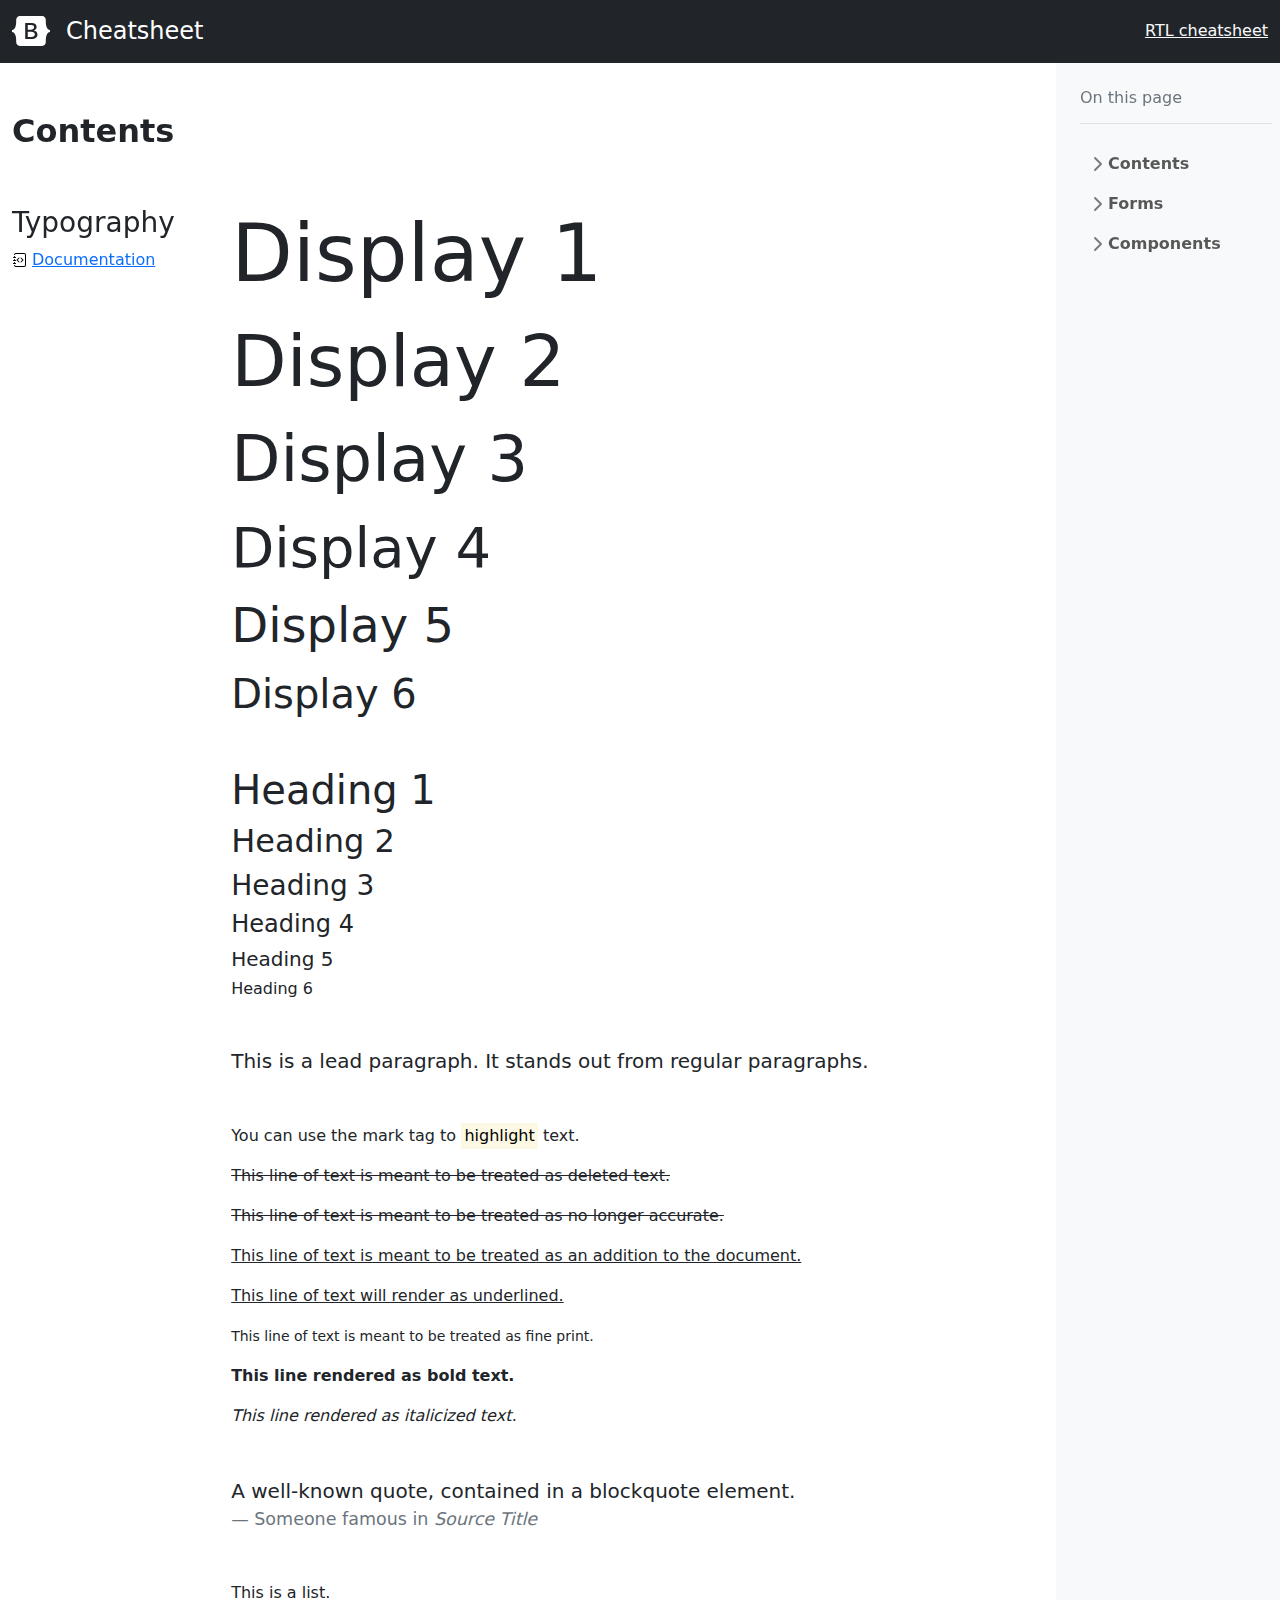
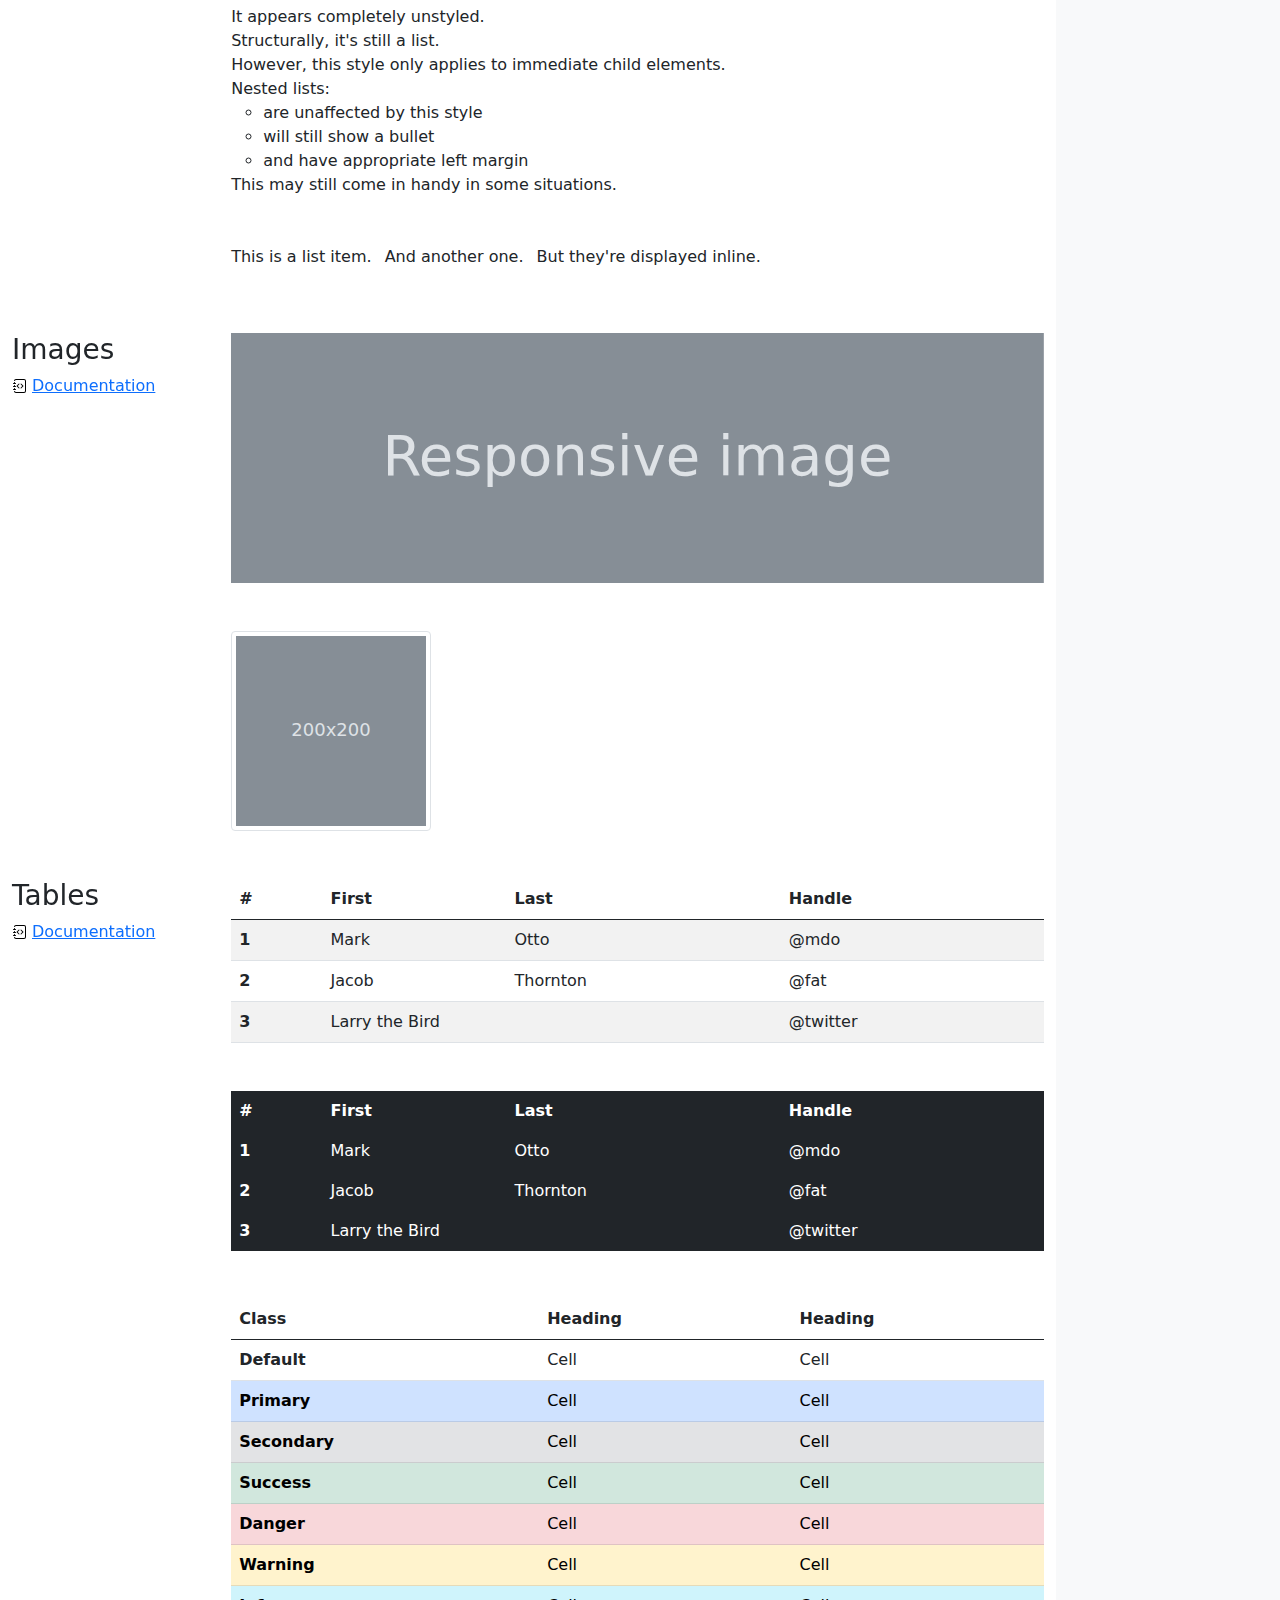
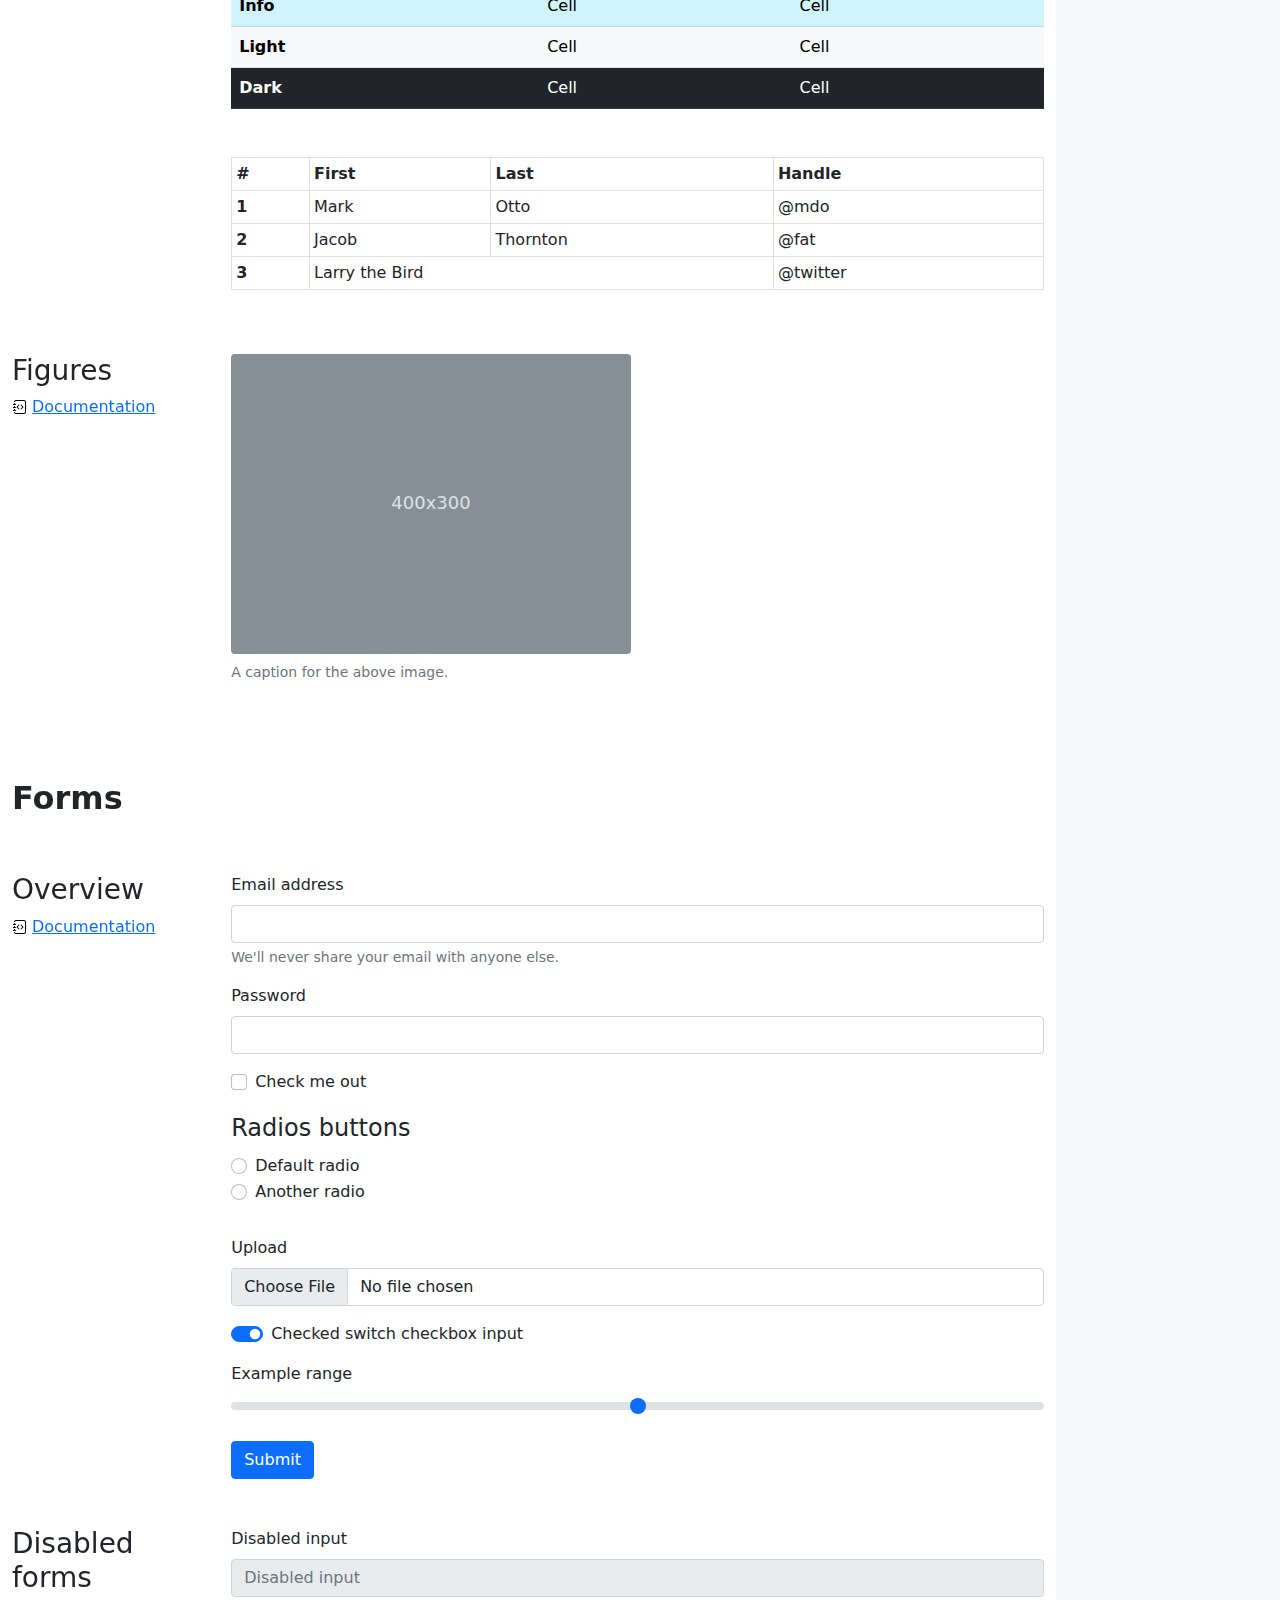
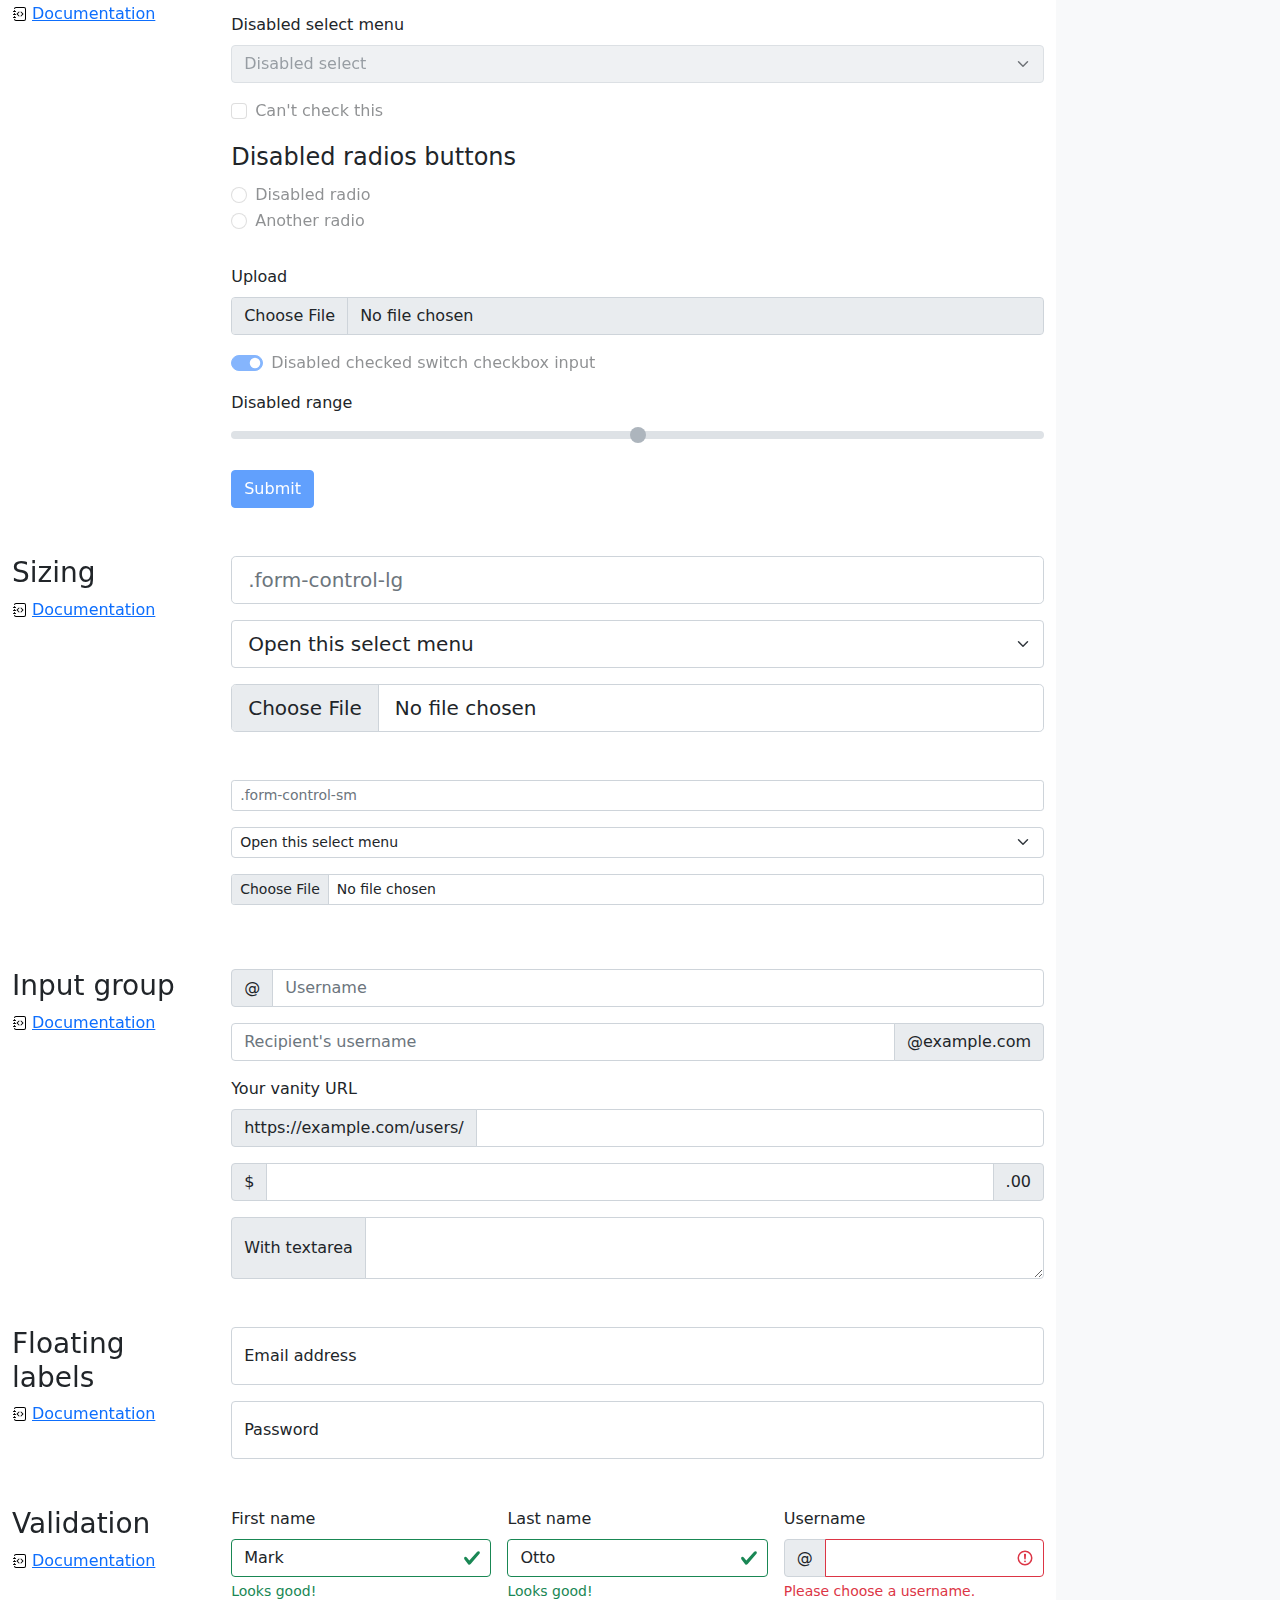
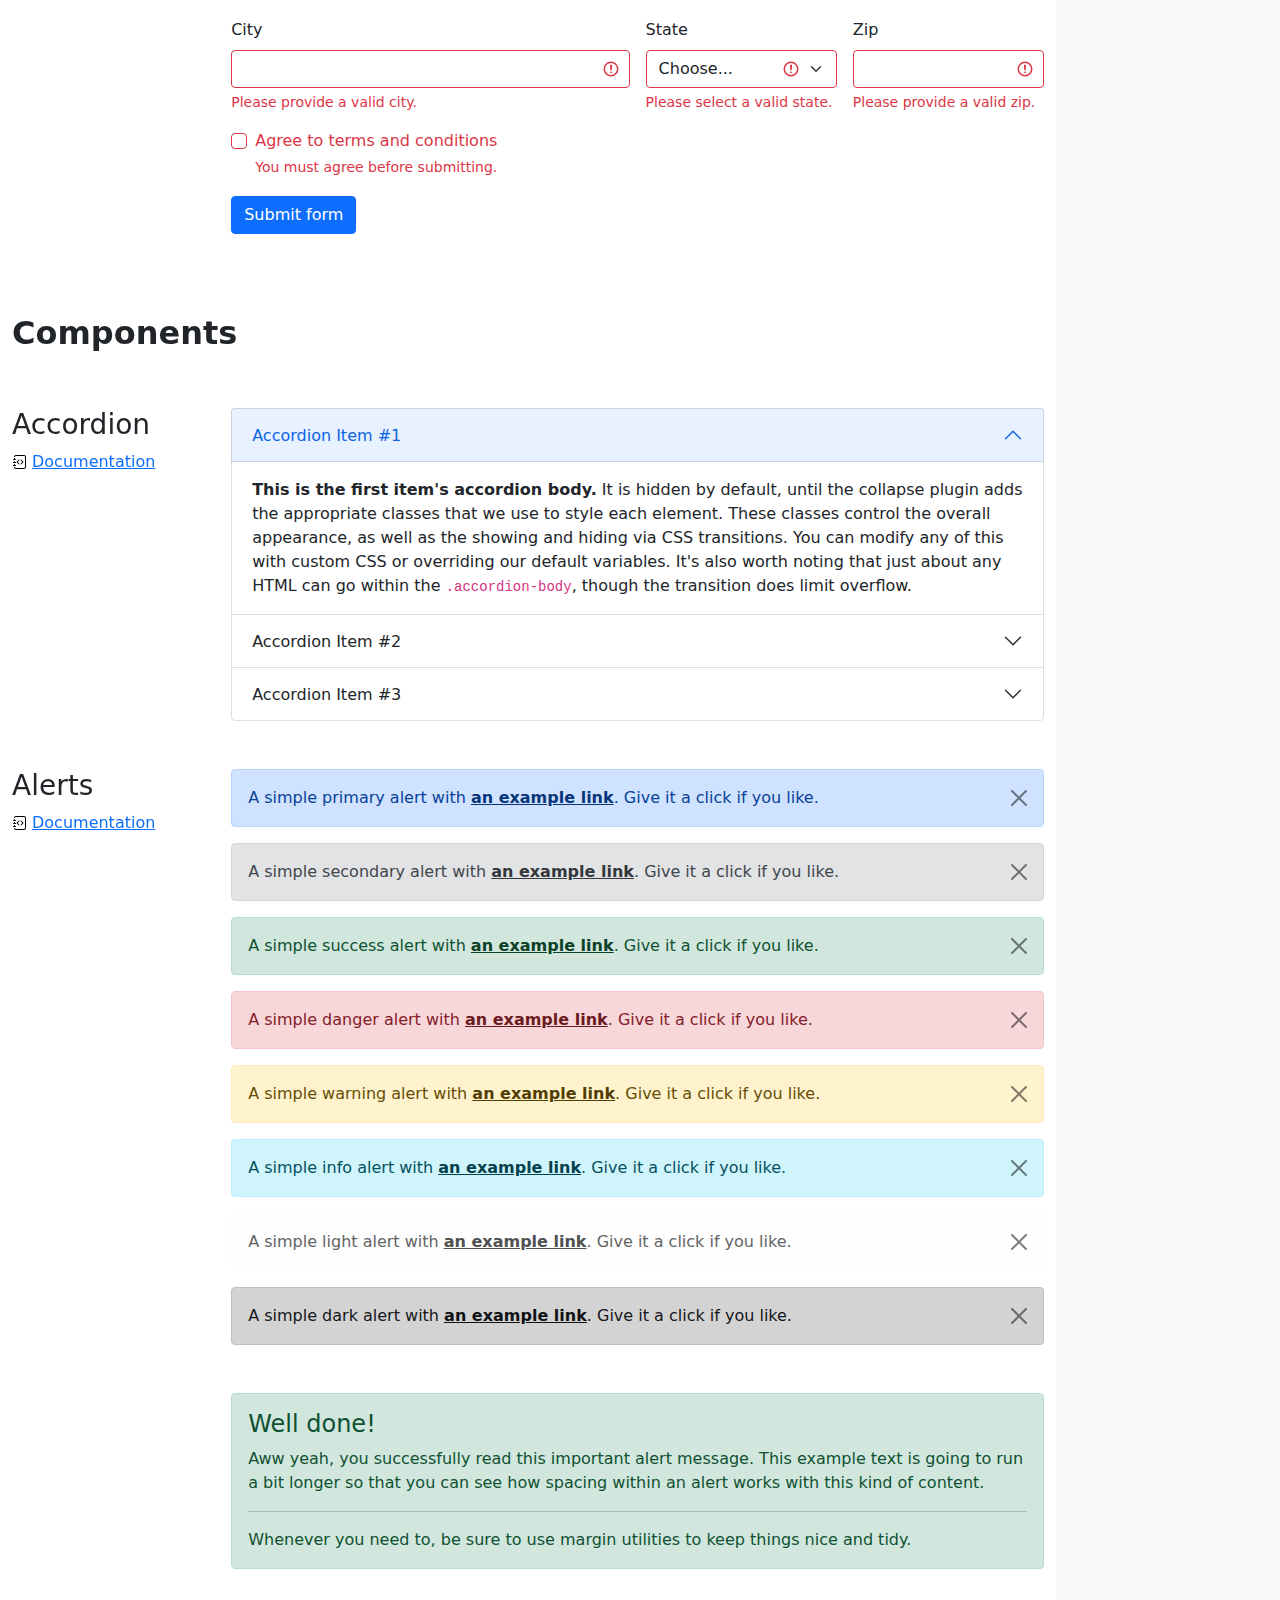
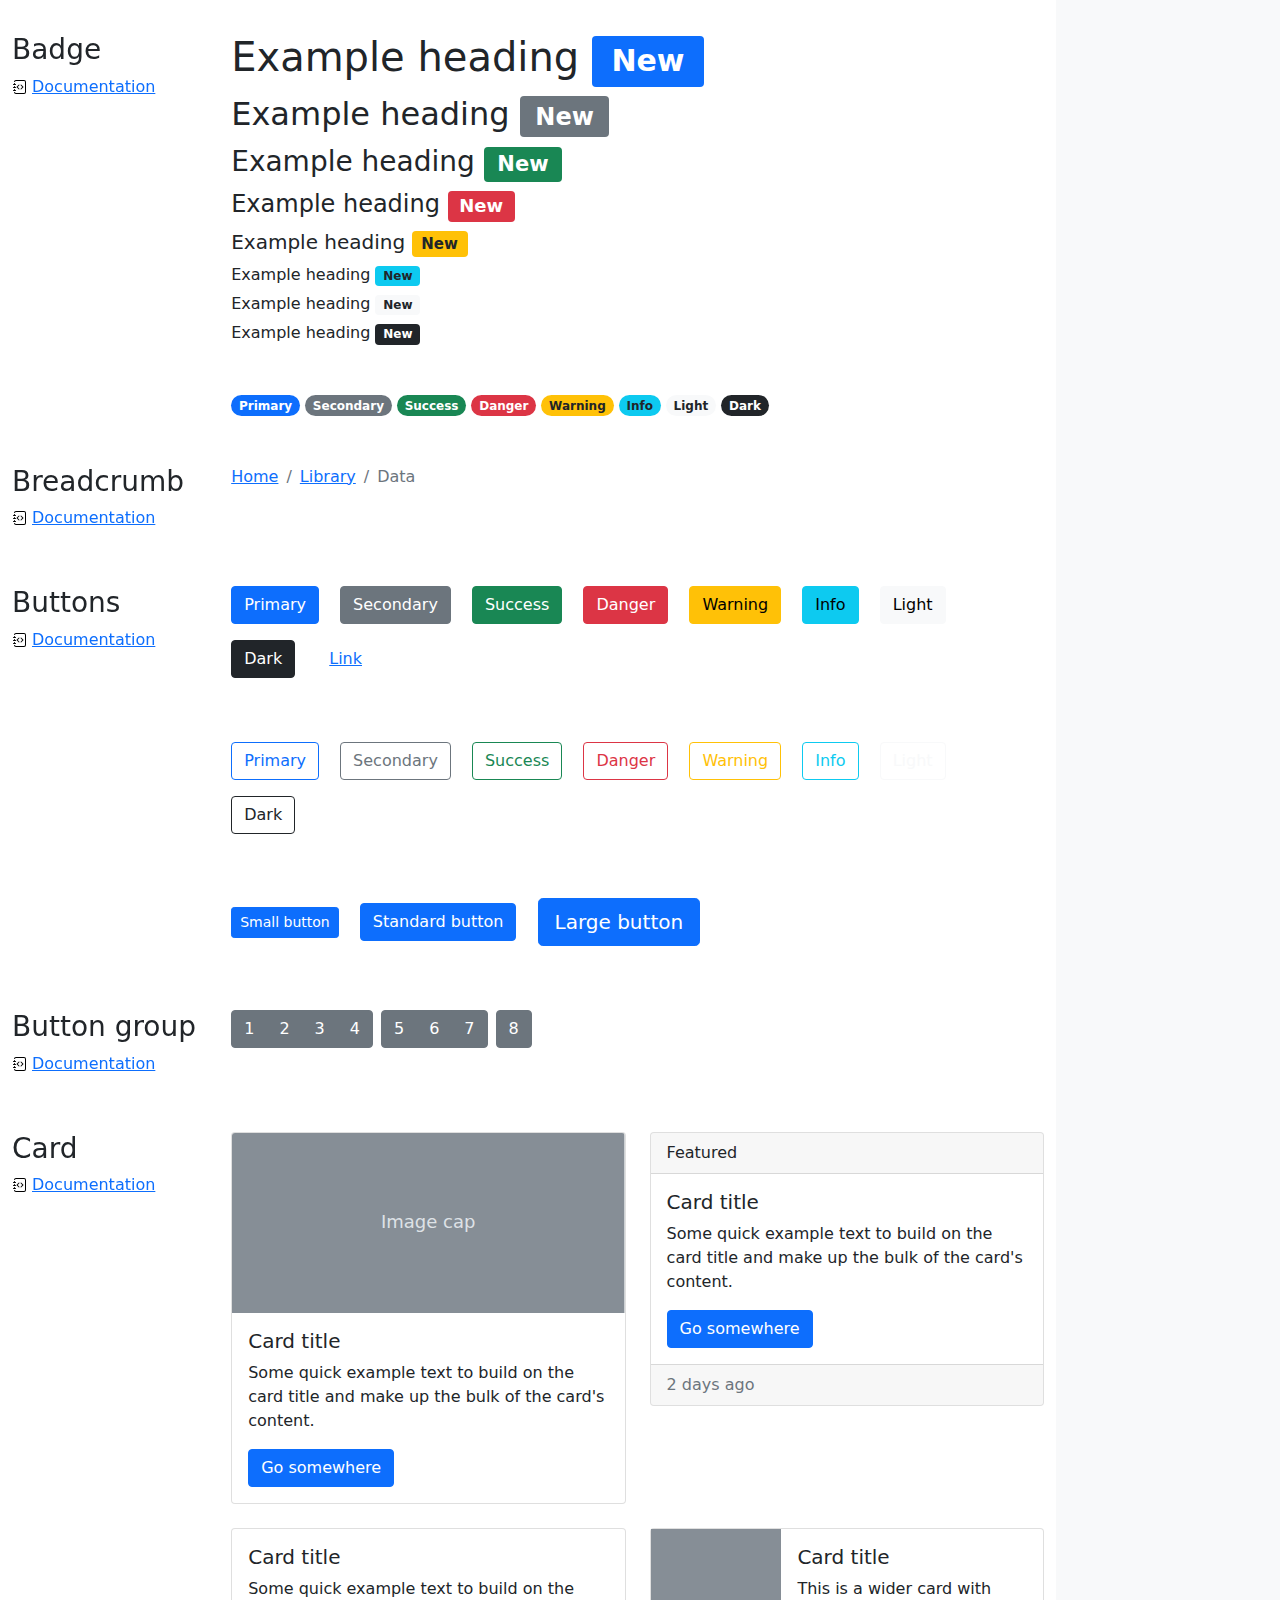
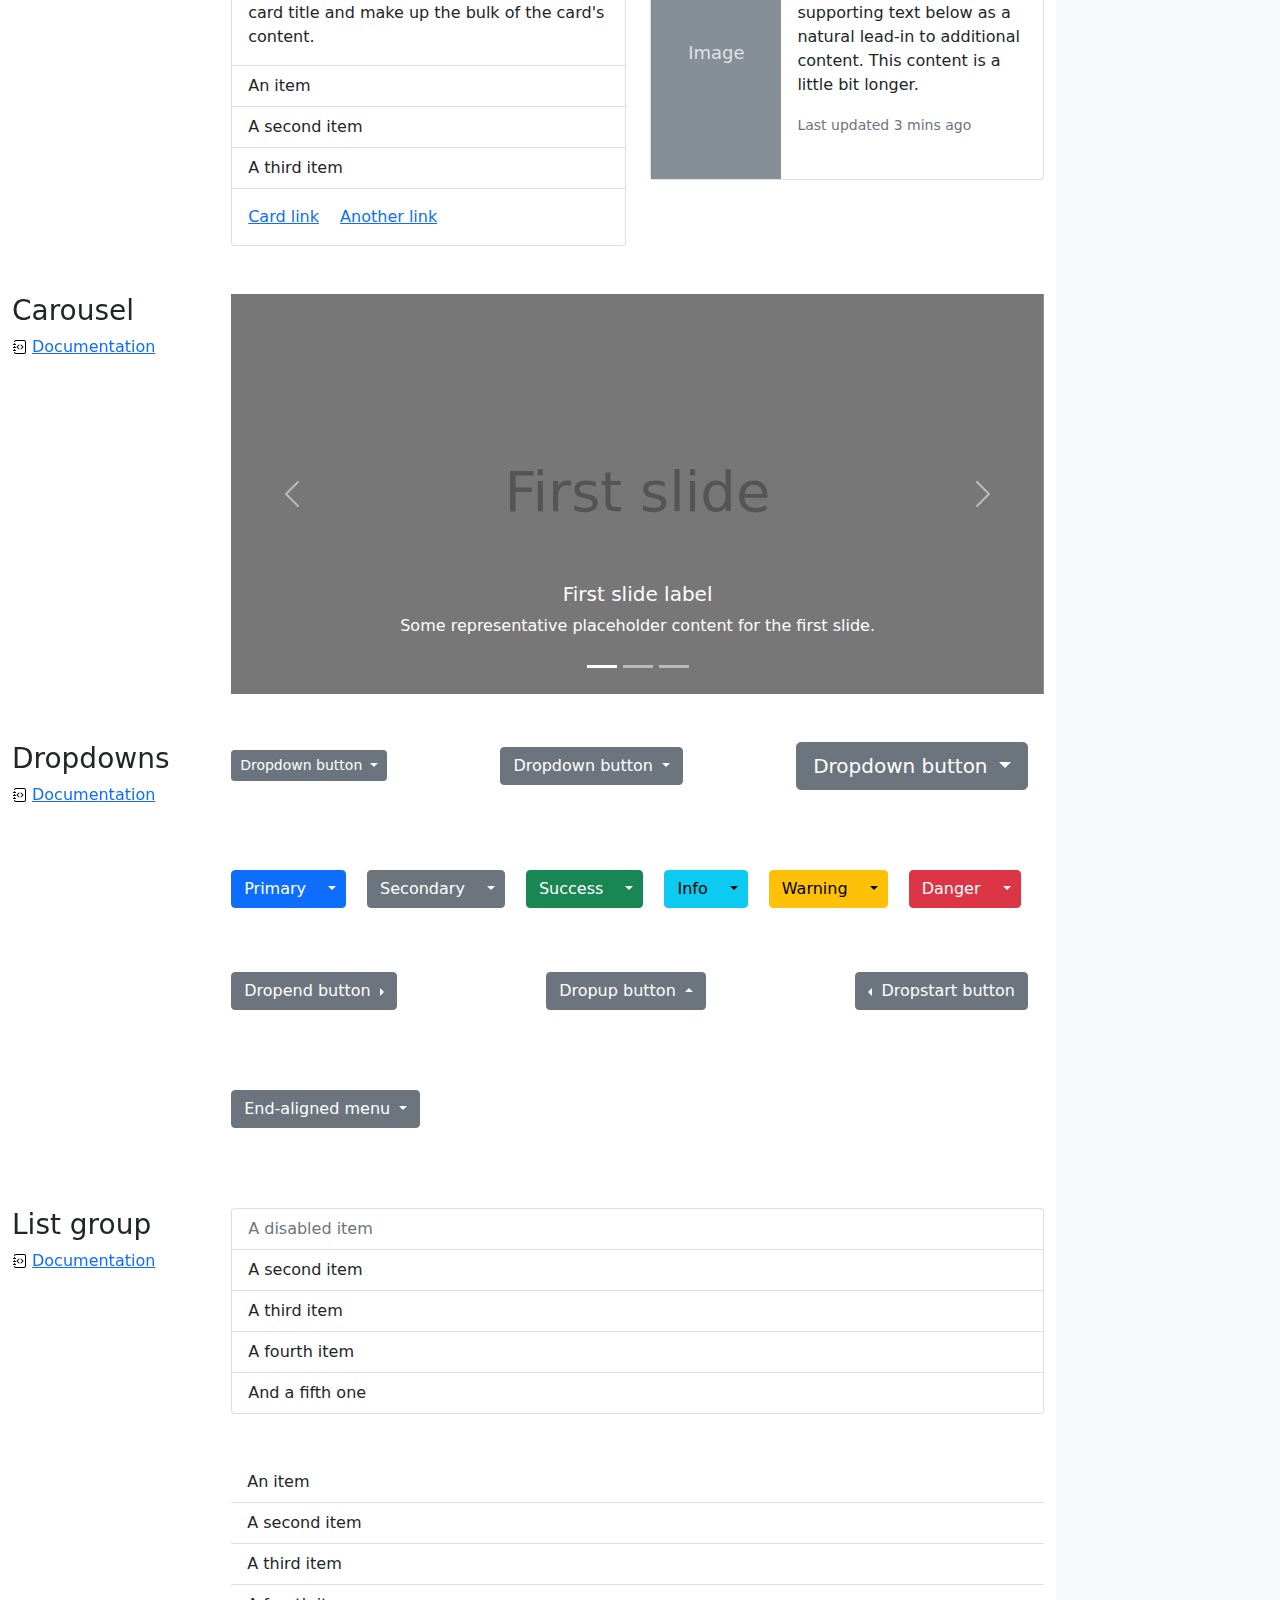
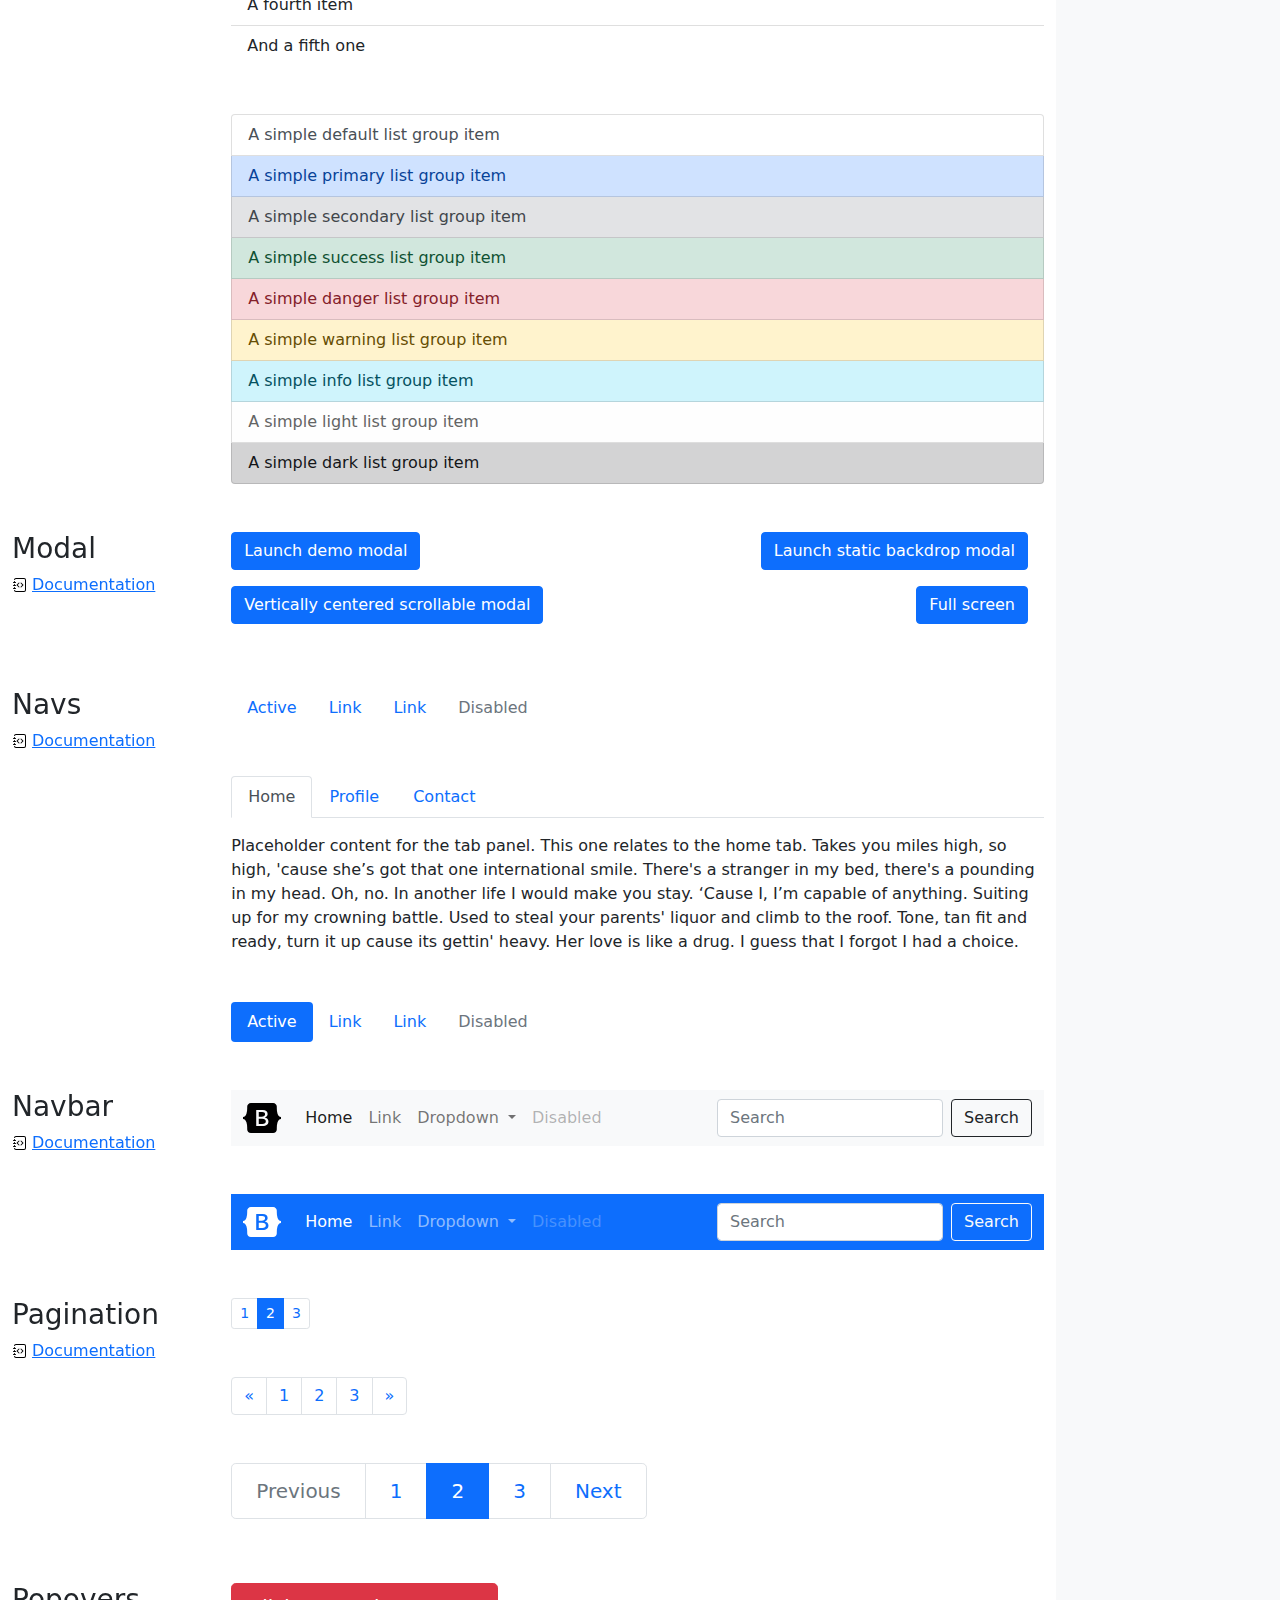
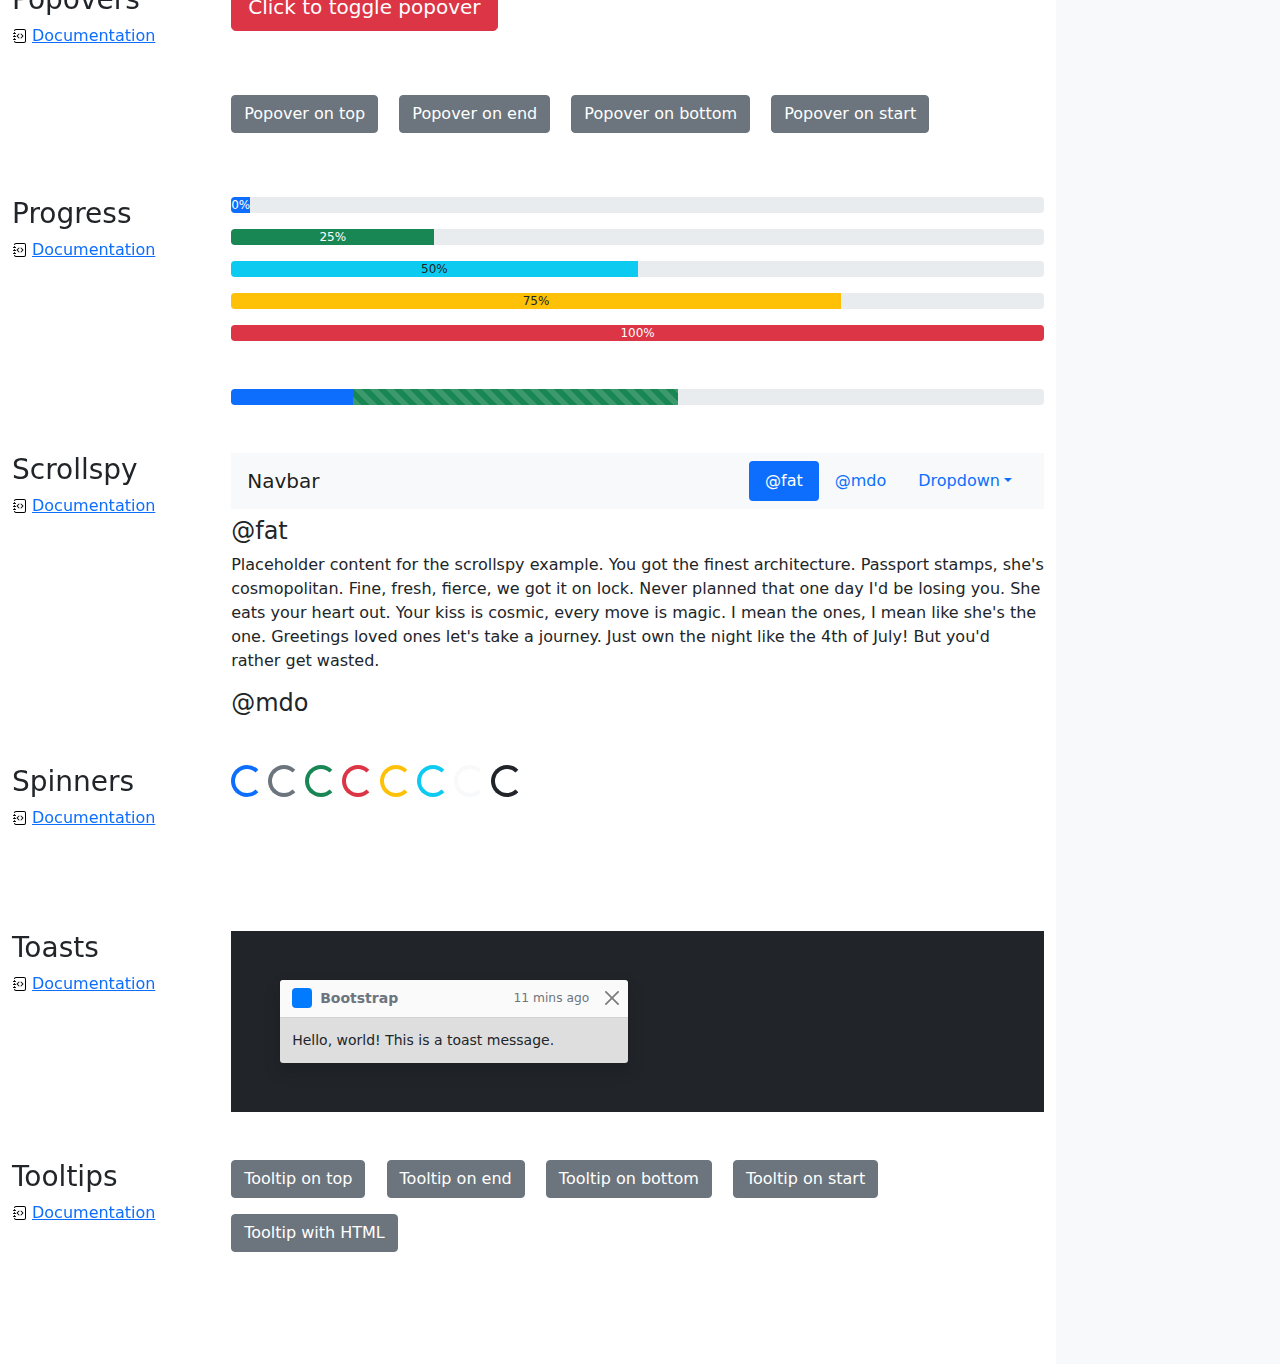
<file: bootstrap5-examples/cheatsheet/index.html>
<!doctype html>
<html lang="en">
  <head>
    <meta charset="utf-8">
    <meta name="viewport" content="width=device-width, initial-scale=1">
    <meta name="description" content="">
    <meta name="author" content="Mark Otto, Jacob Thornton, and Bootstrap contributors">
    <meta name="generator" content="Hugo 0.80.0">
    <title>Cheatsheet · Bootstrap v5.0</title>

    <link rel="canonical" href="https://getbootstrap.com/docs/5.0/examples/cheatsheet/">

    

    <!-- Bootstrap core CSS -->
<link href="../assets/dist/css/bootstrap.min.css" rel="stylesheet">

    <style>
      .bd-placeholder-img {
        font-size: 1.125rem;
        text-anchor: middle;
        -webkit-user-select: none;
        -moz-user-select: none;
        user-select: none;
      }

      @media (min-width: 768px) {
        .bd-placeholder-img-lg {
          font-size: 3.5rem;
        }
      }
    </style>

    
    <!-- Custom styles for this template -->
    <link href="cheatsheet.css" rel="stylesheet">
  </head>
  <body class="bg-light">
    
<header class="bd-header bg-dark py-3 d-flex align-items-stretch border-bottom border-dark">
  <div class="container-fluid d-flex align-items-center">
    <h1 class="d-flex align-items-center fs-4 text-white mb-0">
      <img src="../assets/brand/bootstrap-logo-white.svg" width="38" height="30" class="me-3" alt="Bootstrap">
      Cheatsheet
    </h1>
    <a href="../examples/cheatsheet-rtl/" class="ms-auto link-light" hreflang="ar">RTL cheatsheet</a>
  </div>
</header>
<aside class="bd-aside sticky-xl-top text-muted align-self-start mb-3 mb-xl-5 px-2">
  <h2 class="h6 pt-4 pb-3 mb-4 border-bottom">On this page</h2>
  <nav class="small" id="toc">
    <ul class="list-unstyled">
      <li class="my-2">
        <button class="btn d-inline-flex align-items-center collapsed" data-bs-toggle="collapse" aria-expanded="false" data-bs-target="#contents-collapse" aria-controls="contents-collapse">Contents</button>
        <ul class="list-unstyled ps-3 collapse" id="contents-collapse">
          <li><a class="d-inline-flex align-items-center rounded" href="#typography">Typography</a></li>
          <li><a class="d-inline-flex align-items-center rounded" href="#images">Images</a></li>
          <li><a class="d-inline-flex align-items-center rounded" href="#tables">Tables</a></li>
          <li><a class="d-inline-flex align-items-center rounded" href="#figures">Figures</a></li>
        </ul>
      </li>
      <li class="my-2">
        <button class="btn d-inline-flex align-items-center collapsed" data-bs-toggle="collapse" aria-expanded="false" data-bs-target="#forms-collapse" aria-controls="forms-collapse">Forms</button>
        <ul class="list-unstyled ps-3 collapse" id="forms-collapse">
          <li><a class="d-inline-flex align-items-center rounded" href="#overview">Overview</a></li>
          <li><a class="d-inline-flex align-items-center rounded" href="#disabled-forms">Disabled forms</a></li>
          <li><a class="d-inline-flex align-items-center rounded" href="#sizing">Sizing</a></li>
          <li><a class="d-inline-flex align-items-center rounded" href="#input-group">Input group</a></li>
          <li><a class="d-inline-flex align-items-center rounded" href="#floating-labels">Floating labels</a></li>
          <li><a class="d-inline-flex align-items-center rounded" href="#validation">Validation</a></li>
        </ul>
      </li>
      <li class="my-2">
        <button class="btn d-inline-flex align-items-center collapsed" data-bs-toggle="collapse" aria-expanded="false" data-bs-target="#components-collapse" aria-controls="components-collapse">Components</button>
        <ul class="list-unstyled ps-3 collapse" id="components-collapse">
          <li><a class="d-inline-flex align-items-center rounded" href="#accordion">Accordion</a></li>
          <li><a class="d-inline-flex align-items-center rounded" href="#alerts">Alerts</a></li>
          <li><a class="d-inline-flex align-items-center rounded" href="#badge">Badge</a></li>
          <li><a class="d-inline-flex align-items-center rounded" href="#breadcrumb">Breadcrumb</a></li>
          <li><a class="d-inline-flex align-items-center rounded" href="#buttons">Buttons</a></li>
          <li><a class="d-inline-flex align-items-center rounded" href="#button-group">Button group</a></li>
          <li><a class="d-inline-flex align-items-center rounded" href="#card">Card</a></li>
          <li><a class="d-inline-flex align-items-center rounded" href="#carousel">Carousel</a></li>
          <li><a class="d-inline-flex align-items-center rounded" href="#dropdowns">Dropdowns</a></li>
          <li><a class="d-inline-flex align-items-center rounded" href="#list-group">List group</a></li>
          <li><a class="d-inline-flex align-items-center rounded" href="#modal">Modal</a></li>
          <li><a class="d-inline-flex align-items-center rounded" href="#navs">Navs</a></li>
          <li><a class="d-inline-flex align-items-center rounded" href="#navbar">Navbar</a></li>
          <li><a class="d-inline-flex align-items-center rounded" href="#pagination">Pagination</a></li>
          <li><a class="d-inline-flex align-items-center rounded" href="#popovers">Popovers</a></li>
          <li><a class="d-inline-flex align-items-center rounded" href="#progress">Progress</a></li>
          <li><a class="d-inline-flex align-items-center rounded" href="#scrollspy">Scrollspy</a></li>
          <li><a class="d-inline-flex align-items-center rounded" href="#spinners">Spinners</a></li>
          <li><a class="d-inline-flex align-items-center rounded" href="#toasts">Toasts</a></li>
          <li><a class="d-inline-flex align-items-center rounded" href="#tooltips">Tooltips</a></li>
        </ul>
      </li>
    </ul>
  </nav>
</aside>
<div class="bd-cheatsheet container-fluid bg-body">
  <section id="content">
    <h2 class="sticky-xl-top fw-bold pt-3 pt-xl-5 pb-2 pb-xl-3">Contents</h2>

    <article class="my-3" id="typography">
      <div class="bd-heading sticky-xl-top align-self-start mt-5 mb-3 mt-xl-0 mb-xl-2">
        <h3>Typography</h3>
        <a class="d-flex align-items-center" href="../content/typography/">Documentation</a>
      </div>

      <div>
        <div class="bd-example">
        <p class="display-1">Display 1</p>
        <p class="display-2">Display 2</p>
        <p class="display-3">Display 3</p>
        <p class="display-4">Display 4</p>
        <p class="display-5">Display 5</p>
        <p class="display-6">Display 6</p>
        </div>

        <div class="bd-example">
        <p class="h1">Heading 1</p>
        <p class="h2">Heading 2</p>
        <p class="h3">Heading 3</p>
        <p class="h4">Heading 4</p>
        <p class="h5">Heading 5</p>
        <p class="h6">Heading 6</p>
        </div>

        <div class="bd-example">
        <p class="lead">
          This is a lead paragraph. It stands out from regular paragraphs.
        </p>
        </div>

        <div class="bd-example">
        <p>You can use the mark tag to <mark>highlight</mark> text.</p>
        <p><del>This line of text is meant to be treated as deleted text.</del></p>
        <p><s>This line of text is meant to be treated as no longer accurate.</s></p>
        <p><ins>This line of text is meant to be treated as an addition to the document.</ins></p>
        <p><u>This line of text will render as underlined.</u></p>
        <p><small>This line of text is meant to be treated as fine print.</small></p>
        <p><strong>This line rendered as bold text.</strong></p>
        <p><em>This line rendered as italicized text.</em></p>
        </div>

        <div class="bd-example">
        <blockquote class="blockquote">
          <p>A well-known quote, contained in a blockquote element.</p>
          <footer class="blockquote-footer">Someone famous in <cite title="Source Title">Source Title</cite></footer>
        </blockquote>
        </div>

        <div class="bd-example">
        <ul class="list-unstyled">
          <li>This is a list.</li>
          <li>It appears completely unstyled.</li>
          <li>Structurally, it's still a list.</li>
          <li>However, this style only applies to immediate child elements.</li>
          <li>Nested lists:
            <ul>
              <li>are unaffected by this style</li>
              <li>will still show a bullet</li>
              <li>and have appropriate left margin</li>
            </ul>
          </li>
          <li>This may still come in handy in some situations.</li>
        </ul>
        </div>

        <div class="bd-example">
        <ul class="list-inline">
          <li class="list-inline-item">This is a list item.</li>
          <li class="list-inline-item">And another one.</li>
          <li class="list-inline-item">But they're displayed inline.</li>
        </ul>
        </div>
      </div>
    </article>
    <article class="my-3" id="images">
      <div class="bd-heading sticky-xl-top align-self-start mt-5 mb-3 mt-xl-0 mb-xl-2">
        <h3>Images</h3>
        <a class="d-flex align-items-center" href="../content/images/">Documentation</a>
      </div>

      <div>
        <div class="bd-example">
        <svg class="bd-placeholder-img bd-placeholder-img-lg img-fluid" width="100%" height="250" xmlns="http://www.w3.org/2000/svg" role="img" aria-label="Placeholder: Responsive image" preserveAspectRatio="xMidYMid slice" focusable="false"><title>Placeholder</title><rect width="100%" height="100%" fill="#868e96"/><text x="50%" y="50%" fill="#dee2e6" dy=".3em">Responsive image</text></svg>

        </div>

        <div class="bd-example">
        <svg class="bd-placeholder-img img-thumbnail" width="200" height="200" xmlns="http://www.w3.org/2000/svg" role="img" aria-label="A generic square placeholder image with a white border around it, making it resemble a photograph taken with an old instant camera: 200x200" preserveAspectRatio="xMidYMid slice" focusable="false"><title>A generic square placeholder image with a white border around it, making it resemble a photograph taken with an old instant camera</title><rect width="100%" height="100%" fill="#868e96"/><text x="50%" y="50%" fill="#dee2e6" dy=".3em">200x200</text></svg>

        </div>
      </div>
    </article>
    <article class="my-3" id="tables">
      <div class="bd-heading sticky-xl-top align-self-start mt-5 mb-3 mt-xl-0 mb-xl-2">
        <h3>Tables</h3>
        <a class="d-flex align-items-center" href="../content/tables/">Documentation</a>
      </div>

      <div>
        <div class="bd-example">
        <table class="table table-striped">
          <thead>
          <tr>
            <th scope="col">#</th>
            <th scope="col">First</th>
            <th scope="col">Last</th>
            <th scope="col">Handle</th>
          </tr>
          </thead>
          <tbody>
          <tr>
            <th scope="row">1</th>
            <td>Mark</td>
            <td>Otto</td>
            <td>@mdo</td>
          </tr>
          <tr>
            <th scope="row">2</th>
            <td>Jacob</td>
            <td>Thornton</td>
            <td>@fat</td>
          </tr>
          <tr>
            <th scope="row">3</th>
            <td colspan="2">Larry the Bird</td>
            <td>@twitter</td>
          </tr>
          </tbody>
        </table>
        </div>

        <div class="bd-example">
        <table class="table table-dark table-borderless">
          <thead>
          <tr>
            <th scope="col">#</th>
            <th scope="col">First</th>
            <th scope="col">Last</th>
            <th scope="col">Handle</th>
          </tr>
          </thead>
          <tbody>
          <tr>
            <th scope="row">1</th>
            <td>Mark</td>
            <td>Otto</td>
            <td>@mdo</td>
          </tr>
          <tr>
            <th scope="row">2</th>
            <td>Jacob</td>
            <td>Thornton</td>
            <td>@fat</td>
          </tr>
          <tr>
            <th scope="row">3</th>
            <td colspan="2">Larry the Bird</td>
            <td>@twitter</td>
          </tr>
          </tbody>
        </table>
        </div>

        <div class="bd-example">
        <table class="table table-hover">
          <thead>
          <tr>
            <th scope="col">Class</th>
            <th scope="col">Heading</th>
            <th scope="col">Heading</th>
          </tr>
          </thead>
          <tbody>
          <tr>
            <th scope="row">Default</th>
            <td>Cell</td>
            <td>Cell</td>
          </tr>
          
          <tr class="table-primary">
            <th scope="row">Primary</th>
            <td>Cell</td>
            <td>Cell</td>
          </tr>
          <tr class="table-secondary">
            <th scope="row">Secondary</th>
            <td>Cell</td>
            <td>Cell</td>
          </tr>
          <tr class="table-success">
            <th scope="row">Success</th>
            <td>Cell</td>
            <td>Cell</td>
          </tr>
          <tr class="table-danger">
            <th scope="row">Danger</th>
            <td>Cell</td>
            <td>Cell</td>
          </tr>
          <tr class="table-warning">
            <th scope="row">Warning</th>
            <td>Cell</td>
            <td>Cell</td>
          </tr>
          <tr class="table-info">
            <th scope="row">Info</th>
            <td>Cell</td>
            <td>Cell</td>
          </tr>
          <tr class="table-light">
            <th scope="row">Light</th>
            <td>Cell</td>
            <td>Cell</td>
          </tr>
          <tr class="table-dark">
            <th scope="row">Dark</th>
            <td>Cell</td>
            <td>Cell</td>
          </tr>
          </tbody>
        </table>
        </div>

        <div class="bd-example">
        <table class="table table-sm table-bordered">
          <thead>
          <tr>
            <th scope="col">#</th>
            <th scope="col">First</th>
            <th scope="col">Last</th>
            <th scope="col">Handle</th>
          </tr>
          </thead>
          <tbody>
          <tr>
            <th scope="row">1</th>
            <td>Mark</td>
            <td>Otto</td>
            <td>@mdo</td>
          </tr>
          <tr>
            <th scope="row">2</th>
            <td>Jacob</td>
            <td>Thornton</td>
            <td>@fat</td>
          </tr>
          <tr>
            <th scope="row">3</th>
            <td colspan="2">Larry the Bird</td>
            <td>@twitter</td>
          </tr>
          </tbody>
        </table>
        </div>
      </div>
    </article>
    <article class="my-3" id="figures">
      <div class="bd-heading sticky-xl-top align-self-start mt-5 mb-3 mt-xl-0 mb-xl-2">
        <h3>Figures</h3>
        <a class="d-flex align-items-center" href="../content/figures/">Documentation</a>
      </div>

      <div>
        <div class="bd-example">
        <figure class="figure">
          <svg class="bd-placeholder-img figure-img img-fluid rounded" width="400" height="300" xmlns="http://www.w3.org/2000/svg" role="img" aria-label="Placeholder: 400x300" preserveAspectRatio="xMidYMid slice" focusable="false"><title>Placeholder</title><rect width="100%" height="100%" fill="#868e96"/><text x="50%" y="50%" fill="#dee2e6" dy=".3em">400x300</text></svg>

          <figcaption class="figure-caption">A caption for the above image.</figcaption>
        </figure>
        </div>
      </div>
    </article>
  </section>

  <section id="forms">
    <h2 class="sticky-xl-top fw-bold pt-3 pt-xl-5 pb-2 pb-xl-3">Forms</h2>

    <article class="my-3" id="overview">
      <div class="bd-heading sticky-xl-top align-self-start mt-5 mb-3 mt-xl-0 mb-xl-2">
        <h3>Overview</h3>
        <a class="d-flex align-items-center" href="../forms/overview/">Documentation</a>
      </div>

      <div>
        <div class="bd-example">
        <form>
          <div class="mb-3">
            <label for="exampleInputEmail1" class="form-label">Email address</label>
            <input type="email" class="form-control" id="exampleInputEmail1" aria-describedby="emailHelp">
            <div id="emailHelp" class="form-text">We'll never share your email with anyone else.</div>
          </div>
          <div class="mb-3">
            <label for="exampleInputPassword1" class="form-label">Password</label>
            <input type="password" class="form-control" id="exampleInputPassword1">
          </div>
          <div class="mb-3 form-check">
            <input type="checkbox" class="form-check-input" id="exampleCheck1">
            <label class="form-check-label" for="exampleCheck1">Check me out</label>
          </div>
          <fieldset class="mb-3">
            <legend>Radios buttons</legend>
            <div class="form-check">
              <input type="radio" name="radios" class="form-check-input" id="exampleRadio1">
              <label class="form-check-label" for="exampleRadio1">Default radio</label>
            </div>
            <div class="mb-3 form-check">
              <input type="radio" name="radios" class="form-check-input" id="exampleRadio2">
              <label class="form-check-label" for="exampleRadio2">Another radio</label>
            </div>
          </fieldset>
          <div class="mb-3">
            <label class="form-label" for="customFile">Upload</label>
            <input type="file" class="form-control" id="customFile">
          </div>
          <div class="mb-3 form-check form-switch">
            <input class="form-check-input" type="checkbox" id="flexSwitchCheckChecked" checked>
            <label class="form-check-label" for="flexSwitchCheckChecked">Checked switch checkbox input</label>
          </div>
          <div class="mb-3">
            <label for="customRange3" class="form-label">Example range</label>
            <input type="range" class="form-range" min="0" max="5" step="0.5" id="customRange3">
          </div>
          <button type="submit" class="btn btn-primary">Submit</button>
        </form>
        </div>
      </div>
    </article>
    <article class="my-3" id="disabled-forms">
      <div class="bd-heading sticky-xl-top align-self-start mt-5 mb-3 mt-xl-0 mb-xl-2">
        <h3>Disabled forms</h3>
        <a class="d-flex align-items-center" href="../forms/overview/#disabled-forms">Documentation</a>
      </div>

      <div>
        <div class="bd-example">
        <form>
          <fieldset disabled aria-label="Disabled fieldset example">
            <div class="mb-3">
              <label for="disabledTextInput" class="form-label">Disabled input</label>
              <input type="text" id="disabledTextInput" class="form-control" placeholder="Disabled input">
            </div>
            <div class="mb-3">
              <label for="disabledSelect" class="form-label">Disabled select menu</label>
              <select id="disabledSelect" class="form-select">
                <option>Disabled select</option>
              </select>
            </div>
            <div class="mb-3">
              <div class="form-check">
                <input class="form-check-input" type="checkbox" id="disabledFieldsetCheck" disabled>
                <label class="form-check-label" for="disabledFieldsetCheck">
                  Can't check this
                </label>
              </div>
            </div>
            <fieldset class="mb-3">
              <legend>Disabled radios buttons</legend>
              <div class="form-check">
                <input type="radio" name="radios" class="form-check-input" id="disabledRadio1" disabled>
                <label class="form-check-label" for="disabledRadio1">Disabled radio</label>
              </div>
              <div class="mb-3 form-check">
                <input type="radio" name="radios" class="form-check-input" id="disabledRadio2" disabled>
                <label class="form-check-label" for="disabledRadio2">Another radio</label>
              </div>
            </fieldset>
            <div class="mb-3">
              <label class="form-label" for="disabledCustomFile">Upload</label>
              <input type="file" class="form-control" id="disabledCustomFile" disabled>
            </div>
            <div class="mb-3 form-check form-switch">
              <input class="form-check-input" type="checkbox" id="disabledSwitchCheckChecked" checked disabled>
              <label class="form-check-label" for="disabledSwitchCheckChecked">Disabled checked switch checkbox input</label>
            </div>
            <div class="mb-3">
              <label for="disabledRange" class="form-label">Disabled range</label>
              <input type="range" class="form-range" min="0" max="5" step="0.5" id="disabledRange">
            </div>
            <button type="submit" class="btn btn-primary">Submit</button>
          </fieldset>
        </form>
        </div>
      </div>
    </article>
    <article class="my-3" id="sizing">
      <div class="bd-heading sticky-xl-top align-self-start mt-5 mb-3 mt-xl-0 mb-xl-2">
        <h3>Sizing</h3>
        <a class="d-flex align-items-center" href="../forms/form-control/#sizing">Documentation</a>
      </div>

      <div>
        <div class="bd-example">
        <div class="mb-3">
          <input class="form-control form-control-lg" type="text" placeholder=".form-control-lg" aria-label=".form-control-lg example">
        </div>
        <div class="mb-3">
          <select class="form-select form-select-lg mb-3" aria-label=".form-select-lg example">
            <option selected>Open this select menu</option>
            <option value="1">One</option>
            <option value="2">Two</option>
            <option value="3">Three</option>
          </select>
        </div>
        <div class="mb-3">
          <input type="file" class="form-control form-control-lg" aria-label="Large file input example">
        </div>
        </div>

        <div class="bd-example">
        <div class="mb-3">
          <input class="form-control form-control-sm" type="text" placeholder=".form-control-sm" aria-label=".form-control-sm example">
        </div>
        <div class="mb-3">
          <select class="form-select form-select-sm" aria-label=".form-select-sm example">
            <option selected>Open this select menu</option>
            <option value="1">One</option>
            <option value="2">Two</option>
            <option value="3">Three</option>
          </select>
        </div>
        <div class="mb-3">
          <input type="file" class="form-control form-control-sm" aria-label="Small file input example">
        </div>
        </div>
      </div>
    </article>
    <article class="my-3" id="input-group">
      <div class="bd-heading sticky-xl-top align-self-start mt-5 mb-3 mt-xl-0 mb-xl-2">
        <h3>Input group</h3>
        <a class="d-flex align-items-center" href="../forms/input-group/">Documentation</a>
      </div>

      <div>
        <div class="bd-example">
        <div class="input-group mb-3">
          <span class="input-group-text" id="basic-addon1">@</span>
          <input type="text" class="form-control" placeholder="Username" aria-label="Username" aria-describedby="basic-addon1">
        </div>
        <div class="input-group mb-3">
          <input type="text" class="form-control" placeholder="Recipient's username" aria-label="Recipient's username" aria-describedby="basic-addon2">
          <span class="input-group-text" id="basic-addon2">@example.com</span>
        </div>
        <label for="basic-url" class="form-label">Your vanity URL</label>
        <div class="input-group mb-3">
          <span class="input-group-text" id="basic-addon3">https://example.com/users/</span>
          <input type="text" class="form-control" id="basic-url" aria-describedby="basic-addon3">
        </div>
        <div class="input-group mb-3">
          <span class="input-group-text">$</span>
          <input type="text" class="form-control" aria-label="Amount (to the nearest dollar)">
          <span class="input-group-text">.00</span>
        </div>
        <div class="input-group">
          <span class="input-group-text">With textarea</span>
          <textarea class="form-control" aria-label="With textarea"></textarea>
        </div>
        </div>
      </div>
    </article>
    <article class="my-3" id="floating-labels">
      <div class="bd-heading sticky-xl-top align-self-start mt-5 mb-3 mt-xl-0 mb-xl-2">
        <h3>Floating labels</h3>
        <a class="d-flex align-items-center" href="../forms/floating-labels/">Documentation</a>
      </div>

      <div>
        <div class="bd-example">
        <form>
          <div class="form-floating mb-3">
            <input type="email" class="form-control" id="floatingInput" placeholder="name@example.com">
            <label for="floatingInput">Email address</label>
          </div>
          <div class="form-floating">
            <input type="password" class="form-control" id="floatingPassword" placeholder="Password">
            <label for="floatingPassword">Password</label>
          </div>
        </form>
        </div>
      </div>
    </article>
    <article class="my-3" id="validation">
      <div class="bd-heading sticky-xl-top align-self-start mt-5 mb-3 mt-xl-0 mb-xl-2">
        <h3>Validation</h3>
        <a class="d-flex align-items-center" href="../forms/validation/">Documentation</a>
      </div>

      <div>
        <div class="bd-example">
        <form class="row g-3">
          <div class="col-md-4">
            <label for="validationServer01" class="form-label">First name</label>
            <input type="text" class="form-control is-valid" id="validationServer01" value="Mark" required>
            <div class="valid-feedback">
              Looks good!
            </div>
          </div>
          <div class="col-md-4">
            <label for="validationServer02" class="form-label">Last name</label>
            <input type="text" class="form-control is-valid" id="validationServer02" value="Otto" required>
            <div class="valid-feedback">
              Looks good!
            </div>
          </div>
          <div class="col-md-4">
            <label for="validationServerUsername" class="form-label">Username</label>
            <div class="input-group has-validation">
              <span class="input-group-text" id="inputGroupPrepend3">@</span>
              <input type="text" class="form-control is-invalid" id="validationServerUsername" aria-describedby="inputGroupPrepend3" required>
              <div class="invalid-feedback">
                Please choose a username.
              </div>
            </div>
          </div>
          <div class="col-md-6">
            <label for="validationServer03" class="form-label">City</label>
            <input type="text" class="form-control is-invalid" id="validationServer03" required>
            <div class="invalid-feedback">
              Please provide a valid city.
            </div>
          </div>
          <div class="col-md-3">
            <label for="validationServer04" class="form-label">State</label>
            <select class="form-select is-invalid" id="validationServer04" required>
              <option selected disabled value="">Choose...</option>
              <option>...</option>
            </select>
            <div class="invalid-feedback">
              Please select a valid state.
            </div>
          </div>
          <div class="col-md-3">
            <label for="validationServer05" class="form-label">Zip</label>
            <input type="text" class="form-control is-invalid" id="validationServer05" required>
            <div class="invalid-feedback">
              Please provide a valid zip.
            </div>
          </div>
          <div class="col-12">
            <div class="form-check">
              <input class="form-check-input is-invalid" type="checkbox" value="" id="invalidCheck3" required>
              <label class="form-check-label" for="invalidCheck3">
                Agree to terms and conditions
              </label>
              <div class="invalid-feedback">
                You must agree before submitting.
              </div>
            </div>
          </div>
          <div class="col-12">
            <button class="btn btn-primary" type="submit">Submit form</button>
          </div>
        </form>
        </div>
      </div>
    </article>
  </section>

  <section id="components">
    <h2 class="sticky-xl-top fw-bold pt-3 pt-xl-5 pb-2 pb-xl-3">Components</h2>

    <article class="my-3" id="accordion">
      <div class="bd-heading sticky-xl-top align-self-start mt-5 mb-3 mt-xl-0 mb-xl-2">
        <h3>Accordion</h3>
        <a class="d-flex align-items-center" href="../components/accordion/">Documentation</a>
      </div>

      <div>
        <div class="bd-example">
        <div class="accordion" id="accordionExample">
          <div class="accordion-item">
            <h4 class="accordion-header" id="headingOne">
              <button class="accordion-button" type="button" data-bs-toggle="collapse" data-bs-target="#collapseOne" aria-expanded="true" aria-controls="collapseOne">
                Accordion Item #1
              </button>
            </h4>
            <div id="collapseOne" class="accordion-collapse collapse show" aria-labelledby="headingOne" data-bs-parent="#accordionExample">
              <div class="accordion-body">
                <strong>This is the first item's accordion body.</strong> It is hidden by default, until the collapse plugin adds the appropriate classes that we use to style each element. These classes control the overall appearance, as well as the showing and hiding via CSS transitions. You can modify any of this with custom CSS or overriding our default variables. It's also worth noting that just about any HTML can go within the <code>.accordion-body</code>, though the transition does limit overflow.
              </div>
            </div>
          </div>
          <div class="accordion-item">
            <h4 class="accordion-header" id="headingTwo">
              <button class="accordion-button collapsed" type="button" data-bs-toggle="collapse" data-bs-target="#collapseTwo" aria-expanded="false" aria-controls="collapseTwo">
                Accordion Item #2
              </button>
            </h4>
            <div id="collapseTwo" class="accordion-collapse collapse" aria-labelledby="headingTwo" data-bs-parent="#accordionExample">
              <div class="accordion-body">
                <strong>This is the second item's accordion body.</strong> It is hidden by default, until the collapse plugin adds the appropriate classes that we use to style each element. These classes control the overall appearance, as well as the showing and hiding via CSS transitions. You can modify any of this with custom CSS or overriding our default variables. It's also worth noting that just about any HTML can go within the <code>.accordion-body</code>, though the transition does limit overflow.
              </div>
            </div>
          </div>
          <div class="accordion-item">
            <h4 class="accordion-header" id="headingThree">
              <button class="accordion-button collapsed" type="button" data-bs-toggle="collapse" data-bs-target="#collapseThree" aria-expanded="false" aria-controls="collapseThree">
                Accordion Item #3
              </button>
            </h4>
            <div id="collapseThree" class="accordion-collapse collapse" aria-labelledby="headingThree" data-bs-parent="#accordionExample">
              <div class="accordion-body">
                <strong>This is the third item's accordion body.</strong> It is hidden by default, until the collapse plugin adds the appropriate classes that we use to style each element. These classes control the overall appearance, as well as the showing and hiding via CSS transitions. You can modify any of this with custom CSS or overriding our default variables. It's also worth noting that just about any HTML can go within the <code>.accordion-body</code>, though the transition does limit overflow.
              </div>
            </div>
          </div>
        </div>
        </div>
      </div>
    </article>
    <article class="my-3" id="alerts">
      <div class="bd-heading sticky-xl-top align-self-start mt-5 mb-3 mt-xl-0 mb-xl-2">
        <h3>Alerts</h3>
        <a class="d-flex align-items-center" href="../components/alerts/">Documentation</a>
      </div>

      <div>
        <div class="bd-example">
        
        <div class="alert alert-primary alert-dismissible fade show" role="alert">
          A simple primary alert with <a href="#" class="alert-link">an example link</a>. Give it a click if you like.
          <button type="button" class="btn-close" data-bs-dismiss="alert" aria-label="Close"></button>
        </div>
        <div class="alert alert-secondary alert-dismissible fade show" role="alert">
          A simple secondary alert with <a href="#" class="alert-link">an example link</a>. Give it a click if you like.
          <button type="button" class="btn-close" data-bs-dismiss="alert" aria-label="Close"></button>
        </div>
        <div class="alert alert-success alert-dismissible fade show" role="alert">
          A simple success alert with <a href="#" class="alert-link">an example link</a>. Give it a click if you like.
          <button type="button" class="btn-close" data-bs-dismiss="alert" aria-label="Close"></button>
        </div>
        <div class="alert alert-danger alert-dismissible fade show" role="alert">
          A simple danger alert with <a href="#" class="alert-link">an example link</a>. Give it a click if you like.
          <button type="button" class="btn-close" data-bs-dismiss="alert" aria-label="Close"></button>
        </div>
        <div class="alert alert-warning alert-dismissible fade show" role="alert">
          A simple warning alert with <a href="#" class="alert-link">an example link</a>. Give it a click if you like.
          <button type="button" class="btn-close" data-bs-dismiss="alert" aria-label="Close"></button>
        </div>
        <div class="alert alert-info alert-dismissible fade show" role="alert">
          A simple info alert with <a href="#" class="alert-link">an example link</a>. Give it a click if you like.
          <button type="button" class="btn-close" data-bs-dismiss="alert" aria-label="Close"></button>
        </div>
        <div class="alert alert-light alert-dismissible fade show" role="alert">
          A simple light alert with <a href="#" class="alert-link">an example link</a>. Give it a click if you like.
          <button type="button" class="btn-close" data-bs-dismiss="alert" aria-label="Close"></button>
        </div>
        <div class="alert alert-dark alert-dismissible fade show" role="alert">
          A simple dark alert with <a href="#" class="alert-link">an example link</a>. Give it a click if you like.
          <button type="button" class="btn-close" data-bs-dismiss="alert" aria-label="Close"></button>
        </div>
        </div>

        <div class="bd-example">
        <div class="alert alert-success" role="alert">
          <h4 class="alert-heading">Well done!</h4>
          <p>Aww yeah, you successfully read this important alert message. This example text is going to run a bit longer so that you can see how spacing within an alert works with this kind of content.</p>
          <hr>
          <p class="mb-0">Whenever you need to, be sure to use margin utilities to keep things nice and tidy.</p>
        </div>
        </div>
      </div>
    </article>
    <article class="my-3" id="badge">
      <div class="bd-heading sticky-xl-top align-self-start mt-5 mb-3 mt-xl-0 mb-xl-2">
        <h3>Badge</h3>
        <a class="d-flex align-items-center" href="../components/badge/">Documentation</a>
      </div>

      <div>
        <div class="bd-example">
        <p class="h1">Example heading <span class="badge bg-primary">New</span></p>
        <p class="h2">Example heading <span class="badge bg-secondary">New</span></p>
        <p class="h3">Example heading <span class="badge bg-success">New</span></p>
        <p class="h4">Example heading <span class="badge bg-danger">New</span></p>
        <p class="h5">Example heading <span class="badge bg-warning text-dark">New</span></p>
        <p class="h6">Example heading <span class="badge bg-info text-dark">New</span></p>
        <p class="h6">Example heading <span class="badge bg-light text-dark">New</span></p>
        <p class="h6">Example heading <span class="badge bg-dark">New</span></p>
        </div>

        <div class="bd-example">
        
        <span class="badge rounded-pill bg-primary">Primary</span>
        <span class="badge rounded-pill bg-secondary">Secondary</span>
        <span class="badge rounded-pill bg-success">Success</span>
        <span class="badge rounded-pill bg-danger">Danger</span>
        <span class="badge rounded-pill bg-warning text-dark">Warning</span>
        <span class="badge rounded-pill bg-info text-dark">Info</span>
        <span class="badge rounded-pill bg-light text-dark">Light</span>
        <span class="badge rounded-pill bg-dark">Dark</span>
        </div>
      </div>
    </article>
    <article class="my-3" id="breadcrumb">
      <div class="bd-heading sticky-xl-top align-self-start mt-5 mb-3 mt-xl-0 mb-xl-2">
        <h3>Breadcrumb</h3>
        <a class="d-flex align-items-center" href="../components/breadcrumb/">Documentation</a>
      </div>

      <div>
        <div class="bd-example">
        <nav aria-label="breadcrumb">
          <ol class="breadcrumb">
            <li class="breadcrumb-item"><a href="#">Home</a></li>
            <li class="breadcrumb-item"><a href="#">Library</a></li>
            <li class="breadcrumb-item active" aria-current="page">Data</li>
          </ol>
        </nav>
        </div>
      </div>
    </article>
    <article class="my-3" id="buttons">
      <div class="bd-heading sticky-xl-top align-self-start mt-5 mb-3 mt-xl-0 mb-xl-2">
        <h3>Buttons</h3>
        <a class="d-flex align-items-center" href="../components/buttons/">Documentation</a>
      </div>

      <div>
        <div class="bd-example">
        
        <button type="button" class="btn btn-primary">Primary</button>
        <button type="button" class="btn btn-secondary">Secondary</button>
        <button type="button" class="btn btn-success">Success</button>
        <button type="button" class="btn btn-danger">Danger</button>
        <button type="button" class="btn btn-warning">Warning</button>
        <button type="button" class="btn btn-info">Info</button>
        <button type="button" class="btn btn-light">Light</button>
        <button type="button" class="btn btn-dark">Dark</button>

        <button type="button" class="btn btn-link">Link</button>
        </div>

        <div class="bd-example">
        
        <button type="button" class="btn btn-outline-primary">Primary</button>
        <button type="button" class="btn btn-outline-secondary">Secondary</button>
        <button type="button" class="btn btn-outline-success">Success</button>
        <button type="button" class="btn btn-outline-danger">Danger</button>
        <button type="button" class="btn btn-outline-warning">Warning</button>
        <button type="button" class="btn btn-outline-info">Info</button>
        <button type="button" class="btn btn-outline-light">Light</button>
        <button type="button" class="btn btn-outline-dark">Dark</button>
        </div>

        <div class="bd-example">
        <button type="button" class="btn btn-primary btn-sm">Small button</button>
        <button type="button" class="btn btn-primary">Standard button</button>
        <button type="button" class="btn btn-primary btn-lg">Large button</button>
        </div>
      </div>
    </article>
    <article class="my-3" id="button-group">
      <div class="bd-heading sticky-xl-top align-self-start mt-5 mb-3 mt-xl-0 mb-xl-2">
        <h3>Button group</h3>
        <a class="d-flex align-items-center" href="../components/button-group/">Documentation</a>
      </div>

      <div>
        <div class="bd-example">
        <div class="btn-toolbar" role="toolbar" aria-label="Toolbar with button groups">
          <div class="btn-group me-2" role="group" aria-label="First group">
            <button type="button" class="btn btn-secondary">1</button>
            <button type="button" class="btn btn-secondary">2</button>
            <button type="button" class="btn btn-secondary">3</button>
            <button type="button" class="btn btn-secondary">4</button>
          </div>
          <div class="btn-group me-2" role="group" aria-label="Second group">
            <button type="button" class="btn btn-secondary">5</button>
            <button type="button" class="btn btn-secondary">6</button>
            <button type="button" class="btn btn-secondary">7</button>
          </div>
          <div class="btn-group" role="group" aria-label="Third group">
            <button type="button" class="btn btn-secondary">8</button>
          </div>
        </div>
        </div>
      </div>
    </article>
    <article class="my-3" id="card">
      <div class="bd-heading sticky-xl-top align-self-start mt-5 mb-3 mt-xl-0 mb-xl-2">
        <h3>Card</h3>
        <a class="d-flex align-items-center" href="../components/card/">Documentation</a>
      </div>

      <div>
        <div class="bd-example">
        <div class="row  row-cols-1 row-cols-md-2 g-4">
          <div class="col">
            <div class="card">
              <svg class="bd-placeholder-img card-img-top" width="100%" height="180" xmlns="http://www.w3.org/2000/svg" role="img" aria-label="Placeholder: Image cap" preserveAspectRatio="xMidYMid slice" focusable="false"><title>Placeholder</title><rect width="100%" height="100%" fill="#868e96"/><text x="50%" y="50%" fill="#dee2e6" dy=".3em">Image cap</text></svg>

              <div class="card-body">
                <h5 class="card-title">Card title</h5>
                <p class="card-text">Some quick example text to build on the card title and make up the bulk of the card's content.</p>
                <a href="#" class="btn btn-primary">Go somewhere</a>
              </div>
            </div>
          </div>
          <div class="col">
            <div class="card">
              <div class="card-header">
                Featured
              </div>
              <div class="card-body">
                <h5 class="card-title">Card title</h5>
                <p class="card-text">Some quick example text to build on the card title and make up the bulk of the card's content.</p>
                <a href="#" class="btn btn-primary">Go somewhere</a>
              </div>
              <div class="card-footer text-muted">
                2 days ago
              </div>
            </div>
          </div>
          <div class="col">
            <div class="card">
              <div class="card-body">
                <h5 class="card-title">Card title</h5>
                <p class="card-text">Some quick example text to build on the card title and make up the bulk of the card's content.</p>
              </div>
              <ul class="list-group list-group-flush">
                <li class="list-group-item">An item</li>
                <li class="list-group-item">A second item</li>
                <li class="list-group-item">A third item</li>
              </ul>
              <div class="card-body">
                <a href="#" class="card-link">Card link</a>
                <a href="#" class="card-link">Another link</a>
              </div>
            </div>
          </div>
          <div class="col">
            <div class="card">
              <div class="row g-0">
                <div class="col-md-4">
                  <svg class="bd-placeholder-img" width="100%" height="250" xmlns="http://www.w3.org/2000/svg" role="img" aria-label="Placeholder: Image" preserveAspectRatio="xMidYMid slice" focusable="false"><title>Placeholder</title><rect width="100%" height="100%" fill="#868e96"/><text x="50%" y="50%" fill="#dee2e6" dy=".3em">Image</text></svg>

                </div>
                <div class="col-md-8">
                  <div class="card-body">
                    <h5 class="card-title">Card title</h5>
                    <p class="card-text">This is a wider card with supporting text below as a natural lead-in to additional content. This content is a little bit longer.</p>
                    <p class="card-text"><small class="text-muted">Last updated 3 mins ago</small></p>
                  </div>
                </div>
              </div>
            </div>
          </div>
        </div>
        </div>
      </div>
    </article>
    <article class="my-3" id="carousel">
      <div class="bd-heading sticky-xl-top align-self-start mt-5 mb-3 mt-xl-0 mb-xl-2">
        <h3>Carousel</h3>
        <a class="d-flex align-items-center" href="../components/carousel/">Documentation</a>
      </div>

      <div>
        <div class="bd-example">
        <div id="carouselExampleCaptions" class="carousel slide" data-bs-ride="carousel">
          <ol class="carousel-indicators">
            <li data-bs-target="#carouselExampleCaptions" data-bs-slide-to="0" class="active"></li>
            <li data-bs-target="#carouselExampleCaptions" data-bs-slide-to="1"></li>
            <li data-bs-target="#carouselExampleCaptions" data-bs-slide-to="2"></li>
          </ol>
          <div class="carousel-inner">
            <div class="carousel-item active">
              <svg class="bd-placeholder-img bd-placeholder-img-lg d-block w-100" width="800" height="400" xmlns="http://www.w3.org/2000/svg" role="img" aria-label="Placeholder: First slide" preserveAspectRatio="xMidYMid slice" focusable="false"><title>Placeholder</title><rect width="100%" height="100%" fill="#777"/><text x="50%" y="50%" fill="#555" dy=".3em">First slide</text></svg>

              <div class="carousel-caption d-none d-md-block">
                <h5>First slide label</h5>
                <p>Some representative placeholder content for the first slide.</p>
              </div>
            </div>
            <div class="carousel-item">
              <svg class="bd-placeholder-img bd-placeholder-img-lg d-block w-100" width="800" height="400" xmlns="http://www.w3.org/2000/svg" role="img" aria-label="Placeholder: Second slide" preserveAspectRatio="xMidYMid slice" focusable="false"><title>Placeholder</title><rect width="100%" height="100%" fill="#666"/><text x="50%" y="50%" fill="#444" dy=".3em">Second slide</text></svg>

              <div class="carousel-caption d-none d-md-block">
                <h5>Second slide label</h5>
                <p>Some representative placeholder content for the second slide.</p>
              </div>
            </div>
            <div class="carousel-item">
              <svg class="bd-placeholder-img bd-placeholder-img-lg d-block w-100" width="800" height="400" xmlns="http://www.w3.org/2000/svg" role="img" aria-label="Placeholder: Third slide" preserveAspectRatio="xMidYMid slice" focusable="false"><title>Placeholder</title><rect width="100%" height="100%" fill="#555"/><text x="50%" y="50%" fill="#333" dy=".3em">Third slide</text></svg>

              <div class="carousel-caption d-none d-md-block">
                <h5>Third slide label</h5>
                <p>Some representative placeholder content for the third slide.</p>
              </div>
            </div>
          </div>
          <a class="carousel-control-prev" href="#carouselExampleCaptions" role="button" data-bs-slide="prev">
            <span class="carousel-control-prev-icon" aria-hidden="true"></span>
            <span class="visually-hidden">Previous</span>
          </a>
          <a class="carousel-control-next" href="#carouselExampleCaptions" role="button" data-bs-slide="next">
            <span class="carousel-control-next-icon" aria-hidden="true"></span>
            <span class="visually-hidden">Next</span>
          </a>
        </div>
        </div>
      </div>
    </article>
    <article class="my-3" id="dropdowns">
      <div class="bd-heading sticky-xl-top align-self-start mt-5 mb-3 mt-xl-0 mb-xl-2">
        <h3>Dropdowns</h3>
        <a class="d-flex align-items-center" href="../components/dropdowns/">Documentation</a>
      </div>

      <div>
        <div class="bd-example">
        <div class="btn-group w-100 align-items-center justify-content-between flex-wrap">
          <div class="dropdown">
            <button class="btn btn-secondary btn-sm dropdown-toggle" type="button" id="dropdownMenuButtonSM" data-bs-toggle="dropdown" aria-expanded="false">
              Dropdown button
            </button>
            <ul class="dropdown-menu" aria-labelledby="dropdownMenuButtonSM">
              <li><h6 class="dropdown-header">Dropdown header</h6></li>
              <li><a class="dropdown-item" href="#">Action</a></li>
              <li><a class="dropdown-item" href="#">Another action</a></li>
              <li><a class="dropdown-item" href="#">Something else here</a></li>
              <li><hr class="dropdown-divider"></li>
              <li><a class="dropdown-item" href="#">Separated link</a></li>
            </ul>
          </div>
          <div class="dropdown">
            <button class="btn btn-secondary dropdown-toggle" type="button" id="dropdownMenuButton" data-bs-toggle="dropdown" aria-expanded="false">
              Dropdown button
            </button>
            <ul class="dropdown-menu" aria-labelledby="dropdownMenuButton">
              <li><h6 class="dropdown-header">Dropdown header</h6></li>
              <li><a class="dropdown-item" href="#">Action</a></li>
              <li><a class="dropdown-item" href="#">Another action</a></li>
              <li><a class="dropdown-item" href="#">Something else here</a></li>
              <li><hr class="dropdown-divider"></li>
              <li><a class="dropdown-item" href="#">Separated link</a></li>
            </ul>
          </div>
          <div class="dropdown">
            <button class="btn btn-secondary btn-lg dropdown-toggle" type="button" id="dropdownMenuButtonLG" data-bs-toggle="dropdown" aria-expanded="false">
              Dropdown button
            </button>
            <ul class="dropdown-menu" aria-labelledby="dropdownMenuButtonLG">
              <li><h6 class="dropdown-header">Dropdown header</h6></li>
              <li><a class="dropdown-item" href="#">Action</a></li>
              <li><a class="dropdown-item" href="#">Another action</a></li>
              <li><a class="dropdown-item" href="#">Something else here</a></li>
              <li><hr class="dropdown-divider"></li>
              <li><a class="dropdown-item" href="#">Separated link</a></li>
            </ul>
          </div>
        </div>
        </div>

        <div class="bd-example">
        <div class="btn-group">
          <button type="button" class="btn btn-primary">Primary</button>
          <button type="button" class="btn btn-primary dropdown-toggle dropdown-toggle-split" data-bs-toggle="dropdown" aria-expanded="false">
            <span class="visually-hidden">Toggle Dropdown</span>
          </button>
          <ul class="dropdown-menu">
            <li><a class="dropdown-item" href="#">Action</a></li>
            <li><a class="dropdown-item" href="#">Another action</a></li>
            <li><a class="dropdown-item" href="#">Something else here</a></li>
          </ul>
        </div><!-- /btn-group -->
        <div class="btn-group">
          <button type="button" class="btn btn-secondary">Secondary</button>
          <button type="button" class="btn btn-secondary dropdown-toggle dropdown-toggle-split" data-bs-toggle="dropdown" aria-expanded="false">
            <span class="visually-hidden">Toggle Dropdown</span>
          </button>
          <ul class="dropdown-menu">
            <li><a class="dropdown-item" href="#">Action</a></li>
            <li><a class="dropdown-item" href="#">Another action</a></li>
            <li><a class="dropdown-item" href="#">Something else here</a></li>
          </ul>
        </div><!-- /btn-group -->
        <div class="btn-group">
          <button type="button" class="btn btn-success">Success</button>
          <button type="button" class="btn btn-success dropdown-toggle dropdown-toggle-split" data-bs-toggle="dropdown" aria-expanded="false">
            <span class="visually-hidden">Toggle Dropdown</span>
          </button>
          <ul class="dropdown-menu">
            <li><a class="dropdown-item" href="#">Action</a></li>
            <li><a class="dropdown-item" href="#">Another action</a></li>
            <li><a class="dropdown-item" href="#">Something else here</a></li>
          </ul>
        </div><!-- /btn-group -->
        <div class="btn-group">
          <button type="button" class="btn btn-info">Info</button>
          <button type="button" class="btn btn-info dropdown-toggle dropdown-toggle-split" data-bs-toggle="dropdown" aria-expanded="false">
            <span class="visually-hidden">Toggle Dropdown</span>
          </button>
          <ul class="dropdown-menu">
            <li><a class="dropdown-item" href="#">Action</a></li>
            <li><a class="dropdown-item" href="#">Another action</a></li>
            <li><a class="dropdown-item" href="#">Something else here</a></li>
          </ul>
        </div><!-- /btn-group -->
        <div class="btn-group">
          <button type="button" class="btn btn-warning">Warning</button>
          <button type="button" class="btn btn-warning dropdown-toggle dropdown-toggle-split" data-bs-toggle="dropdown" aria-expanded="false">
            <span class="visually-hidden">Toggle Dropdown</span>
          </button>
          <ul class="dropdown-menu">
            <li><a class="dropdown-item" href="#">Action</a></li>
            <li><a class="dropdown-item" href="#">Another action</a></li>
            <li><a class="dropdown-item" href="#">Something else here</a></li>
          </ul>
        </div><!-- /btn-group -->
        <div class="btn-group">
          <button type="button" class="btn btn-danger">Danger</button>
          <button type="button" class="btn btn-danger dropdown-toggle dropdown-toggle-split" data-bs-toggle="dropdown" aria-expanded="false">
            <span class="visually-hidden">Toggle Dropdown</span>
          </button>
          <ul class="dropdown-menu">
            <li><a class="dropdown-item" href="#">Action</a></li>
            <li><a class="dropdown-item" href="#">Another action</a></li>
            <li><a class="dropdown-item" href="#">Something else here</a></li>
          </ul>
        </div><!-- /btn-group -->
        </div>

        <div class="bd-example">
        <div class="btn-group w-100 align-items-center justify-content-between flex-wrap">
          <div class="dropend">
            <button class="btn btn-secondary dropdown-toggle" type="button" id="dropendMenuButton" data-bs-toggle="dropdown" aria-expanded="false">
              Dropend button
            </button>
            <ul class="dropdown-menu" aria-labelledby="dropendMenuButton">
              <li><h6 class="dropdown-header">Dropdown header</h6></li>
              <li><a class="dropdown-item" href="#">Action</a></li>
              <li><a class="dropdown-item" href="#">Another action</a></li>
              <li><a class="dropdown-item" href="#">Something else here</a></li>
              <li><hr class="dropdown-divider"></li>
              <li><a class="dropdown-item" href="#">Separated link</a></li>
            </ul>
          </div>
          <div class="dropup">
            <button class="btn btn-secondary dropdown-toggle" type="button" id="dropupMenuButton" data-bs-toggle="dropdown" aria-expanded="false">
              Dropup button
            </button>
            <ul class="dropdown-menu" aria-labelledby="dropupMenuButton">
              <li><h6 class="dropdown-header">Dropdown header</h6></li>
              <li><a class="dropdown-item" href="#">Action</a></li>
              <li><a class="dropdown-item" href="#">Another action</a></li>
              <li><a class="dropdown-item" href="#">Something else here</a></li>
              <li><hr class="dropdown-divider"></li>
              <li><a class="dropdown-item" href="#">Separated link</a></li>
            </ul>
          </div>
          <div class="dropstart">
            <button class="btn btn-secondary dropdown-toggle" type="button" id="dropstartMenuButton" data-bs-toggle="dropdown" aria-expanded="false">
              Dropstart button
            </button>
            <ul class="dropdown-menu" aria-labelledby="dropstartMenuButton">
              <li><h6 class="dropdown-header">Dropdown header</h6></li>
              <li><a class="dropdown-item" href="#">Action</a></li>
              <li><a class="dropdown-item" href="#">Another action</a></li>
              <li><a class="dropdown-item" href="#">Something else here</a></li>
              <li><hr class="dropdown-divider"></li>
              <li><a class="dropdown-item" href="#">Separated link</a></li>
            </ul>
          </div>
        </div>
        </div>

        <div class="bd-example">
        <div class="btn-group">
          <div class="dropdown">
            <button class="btn btn-secondary dropdown-toggle" type="button" id="dropdownRightMenuButton" data-bs-toggle="dropdown" aria-expanded="false">
              End-aligned menu
            </button>
            <ul class="dropdown-menu dropdown-menu-end" aria-labelledby="dropdownRightMenuButton">
              <li><h6 class="dropdown-header">Dropdown header</h6></li>
              <li><a class="dropdown-item" href="#">Action</a></li>
              <li><a class="dropdown-item" href="#">Another action</a></li>
              <li><hr class="dropdown-divider"></li>
              <li><a class="dropdown-item" href="#">Separated link</a></li>
            </ul>
          </div>
        </div>
        </div>
      </div>
    </article>
    <article class="my-3" id="list-group">
      <div class="bd-heading sticky-xl-top align-self-start mt-5 mb-3 mt-xl-0 mb-xl-2">
        <h3>List group</h3>
        <a class="d-flex align-items-center" href="../components/list-group/">Documentation</a>
      </div>

      <div>
        <div class="bd-example">
        <ul class="list-group">
          <li class="list-group-item disabled" aria-disabled="true">A disabled item</li>
          <li class="list-group-item">A second item</li>
          <li class="list-group-item">A third item</li>
          <li class="list-group-item">A fourth item</li>
          <li class="list-group-item">And a fifth one</li>
        </ul>
        </div>

        <div class="bd-example">
        <ul class="list-group list-group-flush">
          <li class="list-group-item">An item</li>
          <li class="list-group-item">A second item</li>
          <li class="list-group-item">A third item</li>
          <li class="list-group-item">A fourth item</li>
          <li class="list-group-item">And a fifth one</li>
        </ul>
        </div>

        <div class="bd-example">
        <div class="list-group">
          <a href="#" class="list-group-item list-group-item-action">A simple default list group item</a>
          
          <a href="#" class="list-group-item list-group-item-action list-group-item-primary">A simple primary list group item</a>
          <a href="#" class="list-group-item list-group-item-action list-group-item-secondary">A simple secondary list group item</a>
          <a href="#" class="list-group-item list-group-item-action list-group-item-success">A simple success list group item</a>
          <a href="#" class="list-group-item list-group-item-action list-group-item-danger">A simple danger list group item</a>
          <a href="#" class="list-group-item list-group-item-action list-group-item-warning">A simple warning list group item</a>
          <a href="#" class="list-group-item list-group-item-action list-group-item-info">A simple info list group item</a>
          <a href="#" class="list-group-item list-group-item-action list-group-item-light">A simple light list group item</a>
          <a href="#" class="list-group-item list-group-item-action list-group-item-dark">A simple dark list group item</a>
        </div>
        </div>
      </div>
    </article>
    <article class="my-3" id="modal">
      <div class="bd-heading sticky-xl-top align-self-start mt-5 mb-3 mt-xl-0 mb-xl-2">
        <h3>Modal</h3>
        <a class="d-flex align-items-center" href="../components/modal/">Documentation</a>
      </div>

      <div>
        <div class="bd-example">
        <div class="d-flex justify-content-between flex-wrap">
          <button type="button" class="btn btn-primary" data-bs-toggle="modal" data-bs-target="#exampleModalDefault">
            Launch demo modal
          </button>
          <button type="button" class="btn btn-primary" data-bs-toggle="modal" data-bs-target="#staticBackdropLive">
            Launch static backdrop modal
          </button>
          <button type="button" class="btn btn-primary" data-bs-toggle="modal" data-bs-target="#exampleModalCenteredScrollable">
            Vertically centered scrollable modal
          </button>
          <button type="button" class="btn btn-primary" data-bs-toggle="modal" data-bs-target="#exampleModalFullscreen">
            Full screen
          </button>
        </div>
        </div>
      </div>
    </article>
    <article class="my-3" id="navs">
      <div class="bd-heading sticky-xl-top align-self-start mt-5 mb-3 mt-xl-0 mb-xl-2">
        <h3>Navs</h3>
        <a class="d-flex align-items-center" href="../components/navs-tabs/">Documentation</a>
      </div>

      <div>
        <div class="bd-example">
        <nav class="nav">
          <a class="nav-link active" aria-current="page" href="#">Active</a>
          <a class="nav-link" href="#">Link</a>
          <a class="nav-link" href="#">Link</a>
          <a class="nav-link disabled" href="#" tabindex="-1" aria-disabled="true">Disabled</a>
        </nav>
        </div>

        <div class="bd-example">
        <nav>
          <div class="nav nav-tabs mb-3" id="nav-tab" role="tablist">
            <a class="nav-link active" id="nav-home-tab" data-bs-toggle="tab" href="#nav-home" role="tab" aria-controls="nav-home" aria-selected="true">Home</a>
            <a class="nav-link" id="nav-profile-tab" data-bs-toggle="tab" href="#nav-profile" role="tab" aria-controls="nav-profile" aria-selected="false">Profile</a>
            <a class="nav-link" id="nav-contact-tab" data-bs-toggle="tab" href="#nav-contact" role="tab" aria-controls="nav-contact" aria-selected="false">Contact</a>
          </div>
        </nav>
        <div class="tab-content" id="nav-tabContent">
          <div class="tab-pane fade show active" id="nav-home" role="tabpanel" aria-labelledby="nav-home-tab">
            <p>Placeholder content for the tab panel. This one relates to the home tab. Takes you miles high, so high, 'cause she’s got that one international smile. There's a stranger in my bed, there's a pounding in my head. Oh, no. In another life I would make you stay. ‘Cause I, I’m capable of anything. Suiting up for my crowning battle. Used to steal your parents' liquor and climb to the roof. Tone, tan fit and ready, turn it up cause its gettin' heavy. Her love is like a drug. I guess that I forgot I had a choice.</p>
          </div>
          <div class="tab-pane fade" id="nav-profile" role="tabpanel" aria-labelledby="nav-profile-tab">
            <p>Placeholder content for the tab panel. This one relates to the profile tab. You got the finest architecture. Passport stamps, she's cosmopolitan. Fine, fresh, fierce, we got it on lock. Never planned that one day I'd be losing you. She eats your heart out. Your kiss is cosmic, every move is magic. I mean the ones, I mean like she's the one. Greetings loved ones let's take a journey. Just own the night like the 4th of July! But you'd rather get wasted.</p>
          </div>
          <div class="tab-pane fade" id="nav-contact" role="tabpanel" aria-labelledby="nav-contact-tab">
            <p>Placeholder content for the tab panel. This one relates to the contact tab. Her love is like a drug. All my girls vintage Chanel baby. Got a motel and built a fort out of sheets. 'Cause she's the muse and the artist. (This is how we do) So you wanna play with magic. So just be sure before you give it all to me. I'm walking, I'm walking on air (tonight). Skip the talk, heard it all, time to walk the walk. Catch her if you can. Stinging like a bee I earned my stripes.</p>
          </div>
        </div>
        </div>

        <div class="bd-example">
        <ul class="nav nav-pills">
          <li class="nav-item">
            <a class="nav-link active" aria-current="page" href="#">Active</a>
          </li>
          <li class="nav-item">
            <a class="nav-link" href="#">Link</a>
          </li>
          <li class="nav-item">
            <a class="nav-link" href="#">Link</a>
          </li>
          <li class="nav-item">
            <a class="nav-link disabled" href="#" tabindex="-1" aria-disabled="true">Disabled</a>
          </li>
        </ul>
        </div>
      </div>
    </article>
    <article class="my-3" id="navbar">
      <div class="bd-heading sticky-xl-top align-self-start mt-5 mb-3 mt-xl-0 mb-xl-2">
        <h3>Navbar</h3>
        <a class="d-flex align-items-center" href="../components/navbar/">Documentation</a>
      </div>

      <div>
        <div class="bd-example">
        <nav class="navbar navbar-expand-lg navbar-light bg-light">
          <div class="container-fluid">
            <a class="navbar-brand" href="#">
              <img src="../assets/brand/bootstrap-logo-white.svg" width="38" height="30" class="d-inline-block align-top" alt="Bootstrap" loading="lazy"
                   style="filter: invert(1) grayscale(100%) brightness(200%);">
            </a>
            <button class="navbar-toggler" type="button" data-bs-toggle="collapse" data-bs-target="#navbarSupportedContent" aria-controls="navbarSupportedContent" aria-expanded="false" aria-label="Toggle navigation">
              <span class="navbar-toggler-icon"></span>
            </button>
            <div class="collapse navbar-collapse" id="navbarSupportedContent">
              <ul class="navbar-nav me-auto mb-2 mb-lg-0">
                <li class="nav-item">
                  <a class="nav-link active" aria-current="page" href="#">Home</a>
                </li>
                <li class="nav-item">
                  <a class="nav-link" href="#">Link</a>
                </li>
                <li class="nav-item dropdown">
                  <a class="nav-link dropdown-toggle" href="#" id="navbarDropdown" role="button" data-bs-toggle="dropdown" aria-expanded="false">
                    Dropdown
                  </a>
                  <ul class="dropdown-menu" aria-labelledby="navbarDropdown">
                    <li><a class="dropdown-item" href="#">Action</a></li>
                    <li><a class="dropdown-item" href="#">Another action</a></li>
                    <li><hr class="dropdown-divider"></li>
                    <li><a class="dropdown-item" href="#">Something else here</a></li>
                  </ul>
                </li>
                <li class="nav-item">
                  <a class="nav-link disabled" href="#" tabindex="-1" aria-disabled="true">Disabled</a>
                </li>
              </ul>
              <form class="d-flex">
                <input class="form-control me-2" type="search" placeholder="Search" aria-label="Search">
                <button class="btn btn-outline-dark" type="submit">Search</button>
              </form>
            </div>
          </div>
        </nav>

        <nav class="navbar navbar-expand-lg navbar-dark bg-primary mt-5">
          <div class="container-fluid">
            <a class="navbar-brand" href="#">
              <img src="../assets/brand/bootstrap-logo-white.svg" width="38" height="30" class="d-inline-block align-top" alt="Bootstrap" loading="lazy">
            </a>
            <button class="navbar-toggler" type="button" data-bs-toggle="collapse" data-bs-target="#navbarSupportedContent2" aria-controls="navbarSupportedContent2" aria-expanded="false" aria-label="Toggle navigation">
              <span class="navbar-toggler-icon"></span>
            </button>
            <div class="collapse navbar-collapse" id="navbarSupportedContent2">
              <ul class="navbar-nav me-auto mb-2 mb-lg-0">
                <li class="nav-item">
                  <a class="nav-link active" aria-current="page" href="#">Home</a>
                </li>
                <li class="nav-item">
                  <a class="nav-link" href="#">Link</a>
                </li>
                <li class="nav-item dropdown">
                  <a class="nav-link dropdown-toggle" href="#" id="navbarDropdown2" role="button" data-bs-toggle="dropdown" aria-expanded="false">
                    Dropdown
                  </a>
                  <ul class="dropdown-menu" aria-labelledby="navbarDropdown2">
                    <li><a class="dropdown-item" href="#">Action</a></li>
                    <li><a class="dropdown-item" href="#">Another action</a></li>
                    <li><hr class="dropdown-divider"></li>
                    <li><a class="dropdown-item" href="#">Something else here</a></li>
                  </ul>
                </li>
                <li class="nav-item">
                  <a class="nav-link disabled" href="#" tabindex="-1" aria-disabled="true">Disabled</a>
                </li>
              </ul>
              <form class="d-flex">
                <input class="form-control me-2" type="search" placeholder="Search" aria-label="Search">
                <button class="btn btn-outline-light" type="submit">Search</button>
              </form>
            </div>
          </div>
        </nav>
        </div>
      </div>
    </article>
    <article class="my-3" id="pagination">
      <div class="bd-heading sticky-xl-top align-self-start mt-5 mb-3 mt-xl-0 mb-xl-2">
        <h3>Pagination</h3>
        <a class="d-flex align-items-center" href="../components/pagination/">Documentation</a>
      </div>

      <div>
        <div class="bd-example">
        <nav aria-label="Pagination example">
          <ul class="pagination pagination-sm">
            <li class="page-item"><a class="page-link" href="#">1</a></li>
            <li class="page-item active" aria-current="page">
              <a class="page-link" href="#">2</a>
            </li>
            <li class="page-item"><a class="page-link" href="#">3</a></li>
          </ul>
        </nav>
        </div>

        <div class="bd-example">
        <nav aria-label="Standard pagination example">
          <ul class="pagination">
            <li class="page-item">
              <a class="page-link" href="#" aria-label="Previous">
                <span aria-hidden="true">&laquo;</span>
              </a>
            </li>
            <li class="page-item"><a class="page-link" href="#">1</a></li>
            <li class="page-item"><a class="page-link" href="#">2</a></li>
            <li class="page-item"><a class="page-link" href="#">3</a></li>
            <li class="page-item">
              <a class="page-link" href="#" aria-label="Next">
                <span aria-hidden="true">&raquo;</span>
              </a>
            </li>
          </ul>
        </nav>
        </div>

        <div class="bd-example">
        <nav aria-label="Another pagination example">
          <ul class="pagination pagination-lg flex-wrap">
            <li class="page-item disabled">
              <a class="page-link" href="#" tabindex="-1" aria-disabled="true">Previous</a>
            </li>
            <li class="page-item"><a class="page-link" href="#">1</a></li>
            <li class="page-item active" aria-current="page">
              <a class="page-link" href="#">2</a>
            </li>
            <li class="page-item"><a class="page-link" href="#">3</a></li>
            <li class="page-item">
              <a class="page-link" href="#">Next</a>
            </li>
          </ul>
        </nav>
        </div>
      </div>
    </article>
    <article class="my-3" id="popovers">
      <div class="bd-heading sticky-xl-top align-self-start mt-5 mb-3 mt-xl-0 mb-xl-2">
        <h3>Popovers</h3>
        <a class="d-flex align-items-center" href="../components/popovers/">Documentation</a>
      </div>

      <div>
        <div class="bd-example">
        <button type="button" class="btn btn-lg btn-danger" data-bs-toggle="popover" title="Popover title" data-bs-content="And here's some amazing content. It's very engaging. Right?">Click to toggle popover</button>
        </div>

        <div class="bd-example">
        <button type="button" class="btn btn-secondary" data-bs-container="body" data-bs-toggle="popover" data-bs-placement="top" data-bs-content="Vivamus sagittis lacus vel augue laoreet rutrum faucibus.">
          Popover on top
        </button>
        <button type="button" class="btn btn-secondary" data-bs-container="body" data-bs-toggle="popover" data-bs-placement="right" data-bs-content="Vivamus sagittis lacus vel augue laoreet rutrum faucibus.">
          Popover on end
        </button>
        <button type="button" class="btn btn-secondary" data-bs-container="body" data-bs-toggle="popover" data-bs-placement="bottom" data-bs-content="Vivamus sagittis lacus vel augue laoreet rutrum faucibus.">
          Popover on bottom
        </button>
        <button type="button" class="btn btn-secondary" data-bs-container="body" data-bs-toggle="popover" data-bs-placement="left" data-bs-content="Vivamus sagittis lacus vel augue laoreet rutrum faucibus.">
          Popover on start
        </button>
        </div>
      </div>
    </article>
    <article class="my-3" id="progress">
      <div class="bd-heading sticky-xl-top align-self-start mt-5 mb-3 mt-xl-0 mb-xl-2">
        <h3>Progress</h3>
        <a class="d-flex align-items-center" href="../components/progress/">Documentation</a>
      </div>

      <div>
        <div class="bd-example">
        <div class="progress mb-3">
          <div class="progress-bar" role="progressbar" aria-valuenow="0" aria-valuemin="0" aria-valuemax="100">0%</div>
        </div>
        <div class="progress mb-3">
          <div class="progress-bar bg-success w-25" role="progressbar" aria-valuenow="25" aria-valuemin="0" aria-valuemax="100">25%</div>
        </div>
        <div class="progress mb-3">
          <div class="progress-bar bg-info text-dark w-50" role="progressbar" aria-valuenow="50" aria-valuemin="0" aria-valuemax="100">50%</div>
        </div>
        <div class="progress mb-3">
          <div class="progress-bar bg-warning text-dark w-75" role="progressbar" aria-valuenow="75" aria-valuemin="0" aria-valuemax="100">75%</div>
        </div>
        <div class="progress">
          <div class="progress-bar bg-danger w-100" role="progressbar" aria-valuenow="100" aria-valuemin="0" aria-valuemax="100">100%</div>
        </div>
        </div>

        <div class="bd-example">
        <div class="progress">
          <div class="progress-bar" role="progressbar" style="width: 15%" aria-valuenow="15" aria-valuemin="0" aria-valuemax="100"></div>
          <div class="progress-bar progress-bar-striped progress-bar-animated bg-success" role="progressbar" style="width: 40%" aria-valuenow="40" aria-valuemin="0" aria-valuemax="100"></div>
        </div>
        </div>
      </div>
    </article>
    <article class="my-3" id="scrollspy">
      <div class="bd-heading sticky-xl-top align-self-start mt-5 mb-3 mt-xl-0 mb-xl-2">
        <h3>Scrollspy</h3>
        <a class="d-flex align-items-center" href="../components/scrollspy/">Documentation</a>
      </div>

      <div>
        <div class="bd-example">
          <nav id="navbar-example2" class="navbar navbar-light bg-light px-3">
            <a class="navbar-brand" href="#">Navbar</a>
            <ul class="nav nav-pills">
              <li class="nav-item">
                <a class="nav-link" href="#fat">@fat</a>
              </li>
              <li class="nav-item">
                <a class="nav-link" href="#mdo">@mdo</a>
              </li>
              <li class="nav-item dropdown">
                <a class="nav-link dropdown-toggle" data-bs-toggle="dropdown" href="#" role="button" aria-expanded="false">Dropdown</a>
                <ul class="dropdown-menu">
                  <li><a class="dropdown-item" href="#one">one</a></li>
                  <li><a class="dropdown-item" href="#two">two</a></li>
                  <li><hr class="dropdown-divider"></li>
                  <li><a class="dropdown-item" href="#three">three</a></li>
                </ul>
              </li>
            </ul>
          </nav>
          <div data-bs-spy="scroll" data-bs-target="#navbar-example2" data-bs-offset="0" class="scrollspy-example" tabindex="0">
            <h4 id="fat">@fat</h4>
            <p>Placeholder content for the scrollspy example. You got the finest architecture. Passport stamps, she's cosmopolitan. Fine, fresh, fierce, we got it on lock. Never planned that one day I'd be losing you. She eats your heart out. Your kiss is cosmic, every move is magic. I mean the ones, I mean like she's the one. Greetings loved ones let's take a journey. Just own the night like the 4th of July! But you'd rather get wasted.</p>
            <h4 id="mdo">@mdo</h4>
            <p>Placeholder content for the scrollspy example. 'Cause she's the muse and the artist. (This is how we do) So you wanna play with magic. So just be sure before you give it all to me. I'm walking, I'm walking on air (tonight). Skip the talk, heard it all, time to walk the walk.</p>
            <h4 id="one">one</h4>
            <p>Placeholder content for the scrollspy example. Takes you miles high, so high, 'cause she’s got that one international smile. There's a stranger in my bed, there's a pounding in my head. Oh, no. In another life I would make you stay. ‘Cause I, I’m capable of anything. Suiting up for my crowning battle. Used to steal your parents' liquor and climb to the roof. Tone, tan fit and ready, turn it up cause its gettin' heavy. Her love is like a drug. I guess that I forgot I had a choice.</p>
            <h4 id="two">two</h4>
            <p>Placeholder content for the scrollspy example. It's time to bring out the big balloons. I'm walking, I'm walking on air (tonight). Yeah, we maxed our credit cards and got kicked out of the bar. Yo, shout out to all you kids, buying bottle service, with your rent money. I'm ma get your heart racing in my skin-tight jeans. If you get the chance you better keep her. Yo, shout out to all you kids, buying bottle service, with your rent money.</p>
            <h4 id="three">three</h4>
            <p>Placeholder content for the scrollspy example. If you wanna dance, if you want it all, you know that I'm the girl that you should call. Walk through the storm I would. So let me get you in your birthday suit. The one that got away. Last Friday night, yeah I think we broke the law, always say we're gonna stop. 'Cause she's a little bit of Yoko, And she's a little bit of 'Oh no'. I want the jaw droppin', eye poppin', head turnin', body shockin'. Yeah, we maxed our credit cards and got kicked out of the bar.</p>
            <p>And some more placeholder content, for good measure.</p>
          </div>
        </div>
      </div>
    </article>
    <article class="my-3" id="spinners">
      <div class="bd-heading sticky-xl-top align-self-start mt-5 mb-3 mt-xl-0 mb-xl-2">
        <h3>Spinners</h3>
        <a class="d-flex align-items-center" href="../components/spinners/">Documentation</a>
      </div>

      <div>
        <div class="bd-example">
        
        <div class="spinner-border text-primary" role="status">
          <span class="visually-hidden">Loading...</span>
        </div>
        <div class="spinner-border text-secondary" role="status">
          <span class="visually-hidden">Loading...</span>
        </div>
        <div class="spinner-border text-success" role="status">
          <span class="visually-hidden">Loading...</span>
        </div>
        <div class="spinner-border text-danger" role="status">
          <span class="visually-hidden">Loading...</span>
        </div>
        <div class="spinner-border text-warning" role="status">
          <span class="visually-hidden">Loading...</span>
        </div>
        <div class="spinner-border text-info" role="status">
          <span class="visually-hidden">Loading...</span>
        </div>
        <div class="spinner-border text-light" role="status">
          <span class="visually-hidden">Loading...</span>
        </div>
        <div class="spinner-border text-dark" role="status">
          <span class="visually-hidden">Loading...</span>
        </div>
        </div>

        <div class="bd-example">
        
        <div class="spinner-grow text-primary" role="status">
          <span class="visually-hidden">Loading...</span>
        </div>
        <div class="spinner-grow text-secondary" role="status">
          <span class="visually-hidden">Loading...</span>
        </div>
        <div class="spinner-grow text-success" role="status">
          <span class="visually-hidden">Loading...</span>
        </div>
        <div class="spinner-grow text-danger" role="status">
          <span class="visually-hidden">Loading...</span>
        </div>
        <div class="spinner-grow text-warning" role="status">
          <span class="visually-hidden">Loading...</span>
        </div>
        <div class="spinner-grow text-info" role="status">
          <span class="visually-hidden">Loading...</span>
        </div>
        <div class="spinner-grow text-light" role="status">
          <span class="visually-hidden">Loading...</span>
        </div>
        <div class="spinner-grow text-dark" role="status">
          <span class="visually-hidden">Loading...</span>
        </div>
        </div>
      </div>
    </article>
    <article class="my-3" id="toasts">
      <div class="bd-heading sticky-xl-top align-self-start mt-5 mb-3 mt-xl-0 mb-xl-2">
        <h3>Toasts</h3>
        <a class="d-flex align-items-center" href="../components/toasts/">Documentation</a>
      </div>

      <div>
        <div class="bd-example bg-dark p-5 align-items-center">
        <div class="toast" role="alert" aria-live="assertive" aria-atomic="true">
          <div class="toast-header">
            <svg class="bd-placeholder-img rounded me-2" width="20" height="20" xmlns="http://www.w3.org/2000/svg" aria-hidden="true" preserveAspectRatio="xMidYMid slice" focusable="false"><rect width="100%" height="100%" fill="#007aff"/></svg>

            <strong class="me-auto">Bootstrap</strong>
            <small class="text-muted">11 mins ago</small>
            <button type="button" class="btn-close" data-bs-dismiss="toast" aria-label="Close"></button>
          </div>
          <div class="toast-body">
            Hello, world! This is a toast message.
          </div>
        </div>
        </div>
      </div>
    </article>
    <article class="mt-3 mb-5 pb-5" id="tooltips">
      <div class="bd-heading sticky-xl-top align-self-start mt-5 mb-3 mt-xl-0 mb-xl-2">
        <h3>Tooltips</h3>
        <a class="d-flex align-items-center" href="../components/tooltips/">Documentation</a>
      </div>

      <div>
        <div class="bd-example tooltip-demo">
        <button type="button" class="btn btn-secondary" data-bs-toggle="tooltip" data-bs-placement="top" title="Tooltip on top">Tooltip on top</button>
        <button type="button" class="btn btn-secondary" data-bs-toggle="tooltip" data-bs-placement="right" title="Tooltip on end">Tooltip on end</button>
        <button type="button" class="btn btn-secondary" data-bs-toggle="tooltip" data-bs-placement="bottom" title="Tooltip on bottom">Tooltip on bottom</button>
        <button type="button" class="btn btn-secondary" data-bs-toggle="tooltip" data-bs-placement="left" title="Tooltip on start">Tooltip on start</button>
        <button type="button" class="btn btn-secondary" data-bs-toggle="tooltip" data-bs-html="true" title="<em>Tooltip</em> <u>with</u> <b>HTML</b>">Tooltip with HTML</button>
        </div>
      </div>
    </article>
  </section>
</div>

<div class="modal fade" id="exampleModalDefault" tabindex="-1" aria-labelledby="exampleModalLabel" aria-hidden="true">
  <div class="modal-dialog">
    <div class="modal-content">
      <div class="modal-header">
        <h5 class="modal-title" id="exampleModalLabel">Modal title</h5>
        <button type="button" class="btn-close" data-bs-dismiss="modal" aria-label="Close"></button>
      </div>
      <div class="modal-body">
        ...
      </div>
      <div class="modal-footer">
        <button type="button" class="btn btn-secondary" data-bs-dismiss="modal">Close</button>
        <button type="button" class="btn btn-primary">Save changes</button>
      </div>
    </div>
  </div>
</div>
<div class="modal fade" id="staticBackdropLive" data-bs-backdrop="static" data-bs-keyboard="false" tabindex="-1" aria-labelledby="staticBackdropLiveLabel" aria-hidden="true">
  <div class="modal-dialog">
    <div class="modal-content">
      <div class="modal-header">
        <h5 class="modal-title" id="staticBackdropLiveLabel">Modal title</h5>
        <button type="button" class="btn-close" data-bs-dismiss="modal" aria-label="Close"></button>
      </div>
      <div class="modal-body">
        <p>I will not close if you click outside me. Don't even try to press escape key.</p>
      </div>
      <div class="modal-footer">
        <button type="button" class="btn btn-secondary" data-bs-dismiss="modal">Close</button>
        <button type="button" class="btn btn-primary">Understood</button>
      </div>
    </div>
  </div>
</div>
<div class="modal fade" id="exampleModalCenteredScrollable" tabindex="-1" aria-labelledby="exampleModalCenteredScrollableTitle" aria-hidden="true">
  <div class="modal-dialog modal-dialog-centered modal-dialog-scrollable">
    <div class="modal-content">
      <div class="modal-header">
        <h5 class="modal-title" id="exampleModalCenteredScrollableTitle">Modal title</h5>
        <button type="button" class="btn-close" data-bs-dismiss="modal" aria-label="Close"></button>
      </div>
      <div class="modal-body">
        <p>Placeholder text for this demonstration of a vertically centered modal dialog.</p>
        <p>In this case, the dialog has a bit more content, just to show how vertical centering can be added to a scrollable modal.</p>
        <p>What follows is just some placeholder text for this modal dialog. Sipping on Rosé, Silver Lake sun, coming up all lazy. It’s in the palm of your hand now baby. So we hit the boulevard. So make a wish, I'll make it like your birthday everyday. Do you ever feel already buried deep six feet under? It's time to bring out the big balloons. You could've been the greatest. Passport stamps, she's cosmopolitan. Your kiss is cosmic, every move is magic.</p>
        <p>We're living the life. We're doing it right. Open up your heart. I was tryna hit it and quit it. Her love is like a drug. Always leaves a trail of stardust. The girl's a freak, she drive a jeep in Laguna Beach. Fine, fresh, fierce, we got it on lock. All my girls vintage Chanel baby.</p>
      </div>
      <div class="modal-footer">
        <button type="button" class="btn btn-secondary" data-bs-dismiss="modal">Close</button>
        <button type="button" class="btn btn-primary">Save changes</button>
      </div>
    </div>
  </div>
</div>
<div class="modal fade" id="exampleModalFullscreen" tabindex="-1" aria-labelledby="exampleModalFullscreenLabel" aria-hidden="true">
  <div class="modal-dialog modal-fullscreen">
    <div class="modal-content">
      <div class="modal-header">
        <h5 class="modal-title h4" id="exampleModalFullscreenLabel">Full screen modal</h5>
        <button type="button" class="btn-close" data-bs-dismiss="modal" aria-label="Close"></button>
      </div>
      <div class="modal-body">
        <p>What follows is just some placeholder text for this modal dialog. I feel like I'm already there. I’m gon’ put her in a coma. Boom, boom, boom. You're reading me like erotica, boy, you make me feel exotic, yeah. Happy birthday. From Tokyo to Mexico, to Rio. I knew you were.</p>
        <p>Last Friday night. Calling out my name. Kiss her, touch her, squeeze her buns. Heavy is the head that wears the crown. So open up your heart and just let it begin. Boy all this time was worth the waiting. You know that I'm the girl that you should call. End of the rainbow looking treasure. You're reading me like erotica, boy, you make me feel exotic, yeah. Do you know that there's still a chance for you 'Cause there's a spark in you? So I sat quietly, agreed politely. From Tokyo to Mexico, to Rio.</p>
        <p>Don't be a shy kinda guy I'll bet it's beautiful. You fall asleep during foreplay, 'Cause the pills you take, are more your forte. Open up your heart. You're never gonna be unsatisfied. Know that you are worthy. This one goes out to the ladies at breakfast in last night's dress. You think you've seen her in a magazine. I should've told you what you meant to me 'Cause now I pay the price. Takes you miles high, so high, 'cause she’s got that one international smile.</p>
        <p>Yo, shout out to all you kids, buying bottle service, with your rent money. So I sat quietly, agreed politely. They say, be afraid you're not like the others, futuristic lover. Boom, boom, boom. Don't need apologies. We can dance, until we die, you and I, will be young forever. If you choose to walk away, don’t walk away. You know that I'm the girl that you should call. This Friday night, do it all again.</p>
        <p>I'm walking on air. But lil' mama so dope. It's time to bring out the big balloons. Are you ready for, ready for. The boys break their necks try'na to creep a little sneak peek. Summer after high school when we first met. If you want it all. (This is how we do) You open my eyes and I'm ready to go, lead me into the light.</p>
        <p>Growing fast into a bolt of lightning. We freak in my jeep, Snoop Doggy Dogg on the stereo. Baby do you dare to do this? Open up your heart and just let it begin. Peach-pink lips, yeah, everybody stares. Be your teenage dream tonight. Are you brave enough to let me see your peacock? You think I'm funny when I tell the punchline wrong. Woo! I knew you were. All this money can't buy me a time machine. I can't sleep let's run away and don't ever look back, don't ever look back.</p>
        <p>Make it like your birthday everyday. I'm not sticking around to watch you go down. Uh-huh, I see you. For you I'll risk it all, all. I’m gon’ put her in a coma. She ride me like a roller coaster. You hear my voice, you hear that sound. 'Cause I will love you unconditionally (oh yeah). They say, be afraid you're not like the others, futuristic lover. There is no fear now, let go and just be free, I will love you unconditionally.</p>
        <p>We can dance, until we die, you and I, will be young forever. Pop your Pérignon. Last Friday night, yeah I think we broke the law, always say we're gonna stop. Don't need apologies. Give you something good to celebrate. But don’t make me your enemy, your enemy, your enemy. Flowers in her hair, she don't care. Tone, tan fit and ready, turn it up cause its gettin' heavy.</p>
      </div>
      <div class="modal-footer">
        <button type="button" class="btn btn-secondary" data-bs-dismiss="modal">Close</button>
      </div>
    </div>
  </div>
</div>


    <script src="../assets/dist/js/bootstrap.bundle.min.js"></script>

      <script src="cheatsheet.js"></script>
  </body>
</html>
</file>
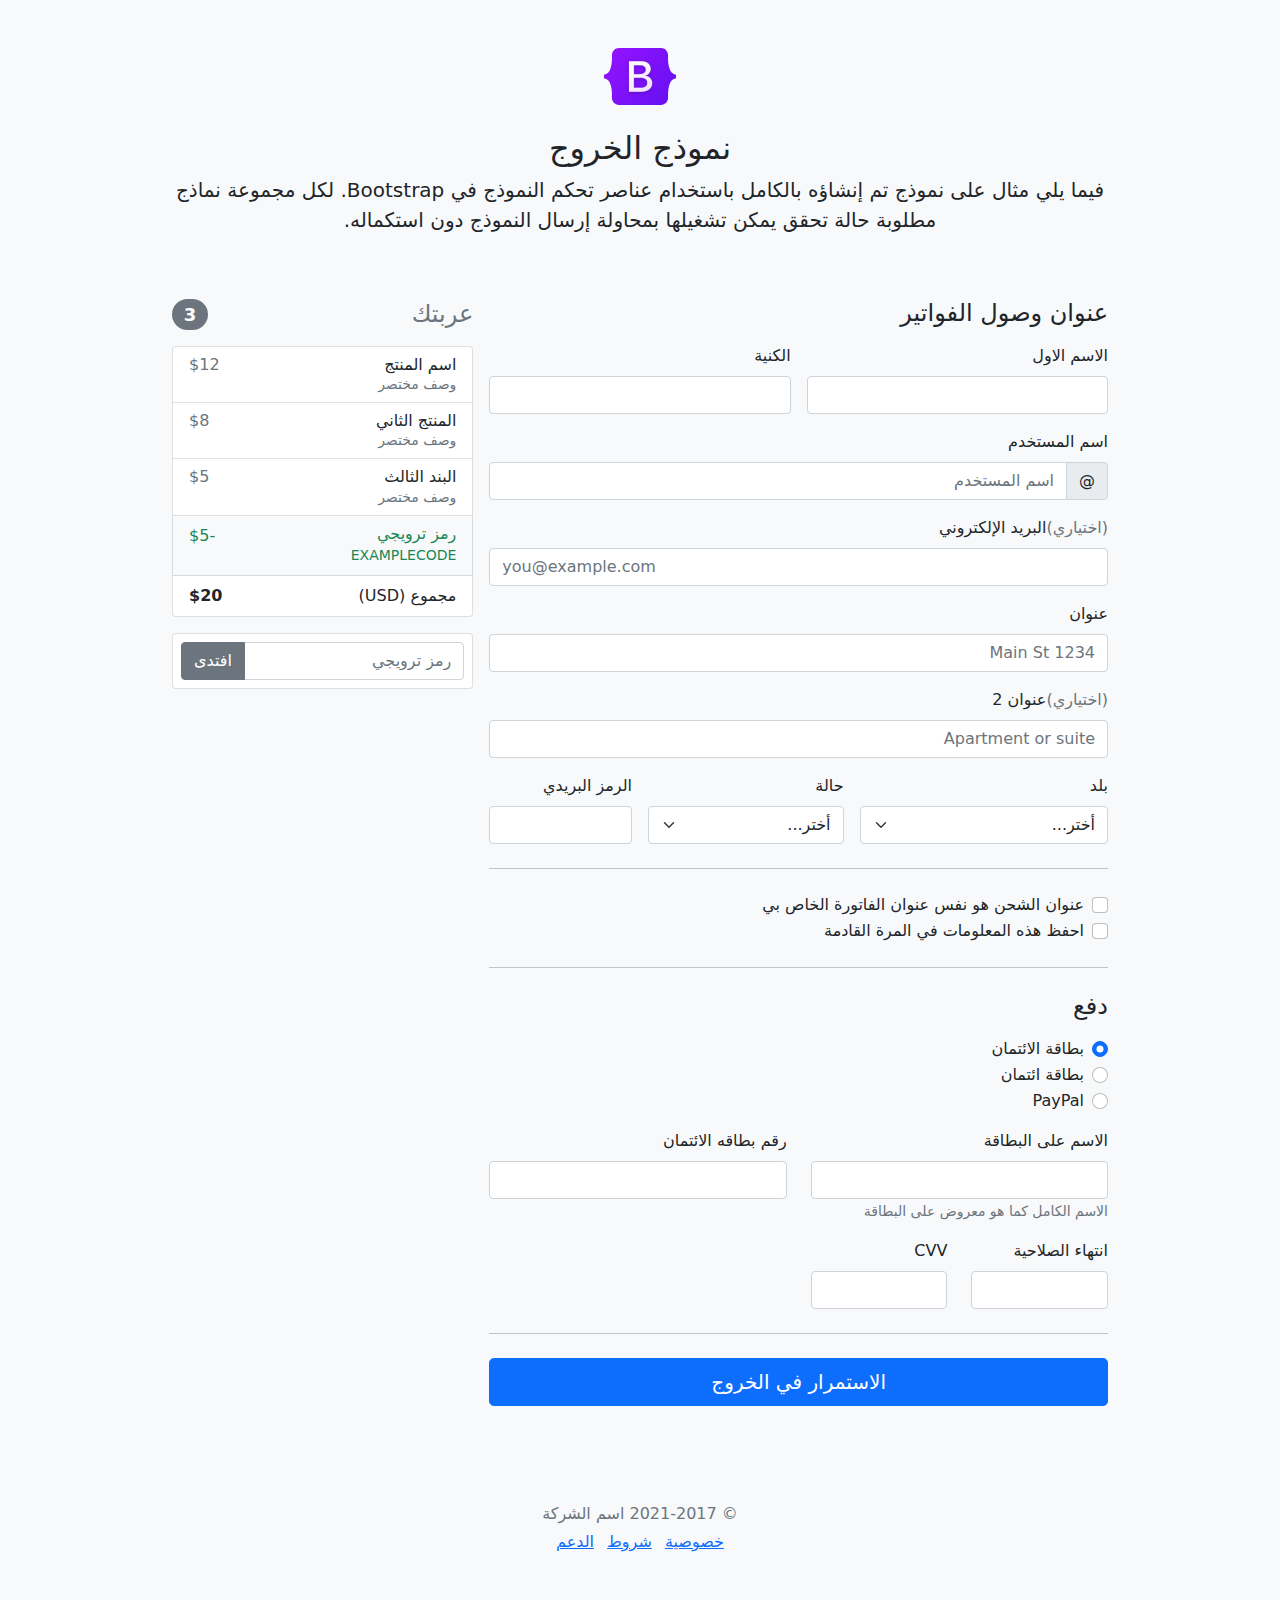
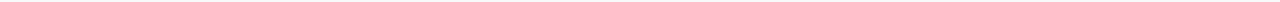
<file: bootstrap5-examples/checkout-rtl/index.html>
<!doctype html>
<html lang="ar" dir="rtl">
  <head>
    <meta charset="utf-8">
    <meta name="viewport" content="width=device-width, initial-scale=1">
    <meta name="description" content="">
    <meta name="author" content="Mark Otto, Jacob Thornton, and Bootstrap contributors">
    <meta name="generator" content="Hugo 0.80.0">
    <title>مثال الخروج · Bootstrap v5.0</title>

    <link rel="canonical" href="https://getbootstrap.com/docs/5.0/examples/checkout-rtl/">

    

    <!-- Bootstrap core CSS -->
<link href="../assets/dist/css/bootstrap.rtl.min.css" rel="stylesheet">

    <style>
      .bd-placeholder-img {
        font-size: 1.125rem;
        text-anchor: middle;
        -webkit-user-select: none;
        -moz-user-select: none;
        user-select: none;
      }

      @media (min-width: 768px) {
        .bd-placeholder-img-lg {
          font-size: 3.5rem;
        }
      }
    </style>

    
    <!-- Custom styles for this template -->
    <link href="../checkout/form-validation.css" rel="stylesheet">
  </head>
  <body class="bg-light">
    
<div class="container">
  <main>
    <div class="py-5 text-center">
      <img class="d-block mx-auto mb-4" src="../assets/brand/bootstrap-logo.svg" alt="" width="72" height="57">
      <h2>نموذج الخروج</h2>
      <p class="lead">فيما يلي مثال على نموذج تم إنشاؤه بالكامل باستخدام عناصر تحكم النموذج في Bootstrap. لكل مجموعة نماذج مطلوبة حالة تحقق يمكن تشغيلها بمحاولة إرسال النموذج دون استكماله.</p>
    </div>

    <div class="row g-3">
      <div class="col-md-5 col-lg-4 order-md-last">
        <h4 class="d-flex justify-content-between align-items-center mb-3">
          <span class="text-muted">عربتك</span>
          <span class="badge bg-secondary rounded-pill">3</span>
        </h4>
        <ul class="list-group mb-3">
          <li class="list-group-item d-flex justify-content-between lh-sm">
            <div>
              <h6 class="my-0">اسم المنتج</h6>
              <small class="text-muted">وصف مختصر</small>
            </div>
            <span class="text-muted">$12</span>
          </li>
          <li class="list-group-item d-flex justify-content-between lh-sm">
            <div>
              <h6 class="my-0">المنتج الثاني</h6>
              <small class="text-muted">وصف مختصر</small>
            </div>
            <span class="text-muted">$8</span>
          </li>
          <li class="list-group-item d-flex justify-content-between lh-sm">
            <div>
              <h6 class="my-0">البند الثالث</h6>
              <small class="text-muted">وصف مختصر</small>
            </div>
            <span class="text-muted">$5</span>
          </li>
          <li class="list-group-item d-flex justify-content-between bg-light">
            <div class="text-success">
              <h6 class="my-0">رمز ترويجي</h6>
              <small>EXAMPLECODE</small>
            </div>
            <span class="text-success">-$5</span>
          </li>
          <li class="list-group-item d-flex justify-content-between">
            <span>مجموع (USD)</span>
            <strong>$20</strong>
          </li>
        </ul>

        <form class="card p-2">
          <div class="input-group">
            <input type="text" class="form-control" placeholder="رمز ترويجي">
            <button type="submit" class="btn btn-secondary">افتدى</button>
          </div>
        </form>
      </div>
      <div class="col-md-7 col-lg-8">
        <h4 class="mb-3">عنوان وصول الفواتير</h4>
        <form class="needs-validation" novalidate>
          <div class="row g-3">
            <div class="col-sm-6">
              <label for="firstName" class="form-label">الاسم الاول</label>
              <input type="text" class="form-control" id="firstName" placeholder="" value="" required>
              <div class="invalid-feedback">
                مطلوب الاسم الأول صالح.
              </div>
            </div>

            <div class="col-sm-6">
              <label for="lastName" class="form-label">الكنية</label>
              <input type="text" class="form-control" id="lastName" placeholder="" value="" required>
              <div class="invalid-feedback">
                مطلوب اسم أخير صالح.
              </div>
            </div>

            <div class="col-12">
              <label for="username" class="form-label">اسم المستخدم</label>
              <div class="input-group has-validation">
                <span class="input-group-text">@</span>
                <input type="text" class="form-control" id="username" placeholder="اسم المستخدم" required>
              <div class="invalid-feedback">
                اسم المستخدم الخاص بك مطلوب.
                </div>
              </div>
            </div>

            <div class="col-12">
              <label for="email" class="form-label"><span class="text-muted">(اختياري)</span>البريد الإلكتروني </label>
              <input type="email" class="form-control" id="email" placeholder="you@example.com">
              <div class="invalid-feedback">
                يرجى إدخال عنوان بريد إلكتروني صالح لتحديثات الشحن.
              </div>
            </div>

            <div class="col-12">
              <label for="address" class="form-label">عنوان</label>
              <input type="text" class="form-control" id="address" placeholder="1234 Main St" required>
              <div class="invalid-feedback">
                يرجى إدخال عنوان الشحن الخاص بك.
              </div>
            </div>

            <div class="col-12">
              <label for="address2" class="form-label"><span class="text-muted">(اختياري)</span>عنوان 2 </label>
              <input type="text" class="form-control" id="address2" placeholder="Apartment or suite">
            </div>

            <div class="col-md-5">
              <label for="country" class="form-label">بلد</label>
              <select class="form-select" id="country" required>
                <option value="">أختر...</option>
                <option>الولايات المتحدة الأمريكية</option>
              </select>
              <div class="invalid-feedback">
                يرجى تحديد بلد صالح.
              </div>
            </div>

            <div class="col-md-4">
              <label for="state" class="form-label">حالة</label>
              <select class="form-select" id="state" required>
                <option value="">أختر...</option>
                <option>كاليفورنيا</option>
              </select>
              <div class="invalid-feedback">
                يرجى تقديم حالة صالحة.
              </div>
            </div>

            <div class="col-md-3">
              <label for="zip" class="form-label">الرمز البريدي</label>
              <input type="text" class="form-control" id="zip" placeholder="" required>
              <div class="invalid-feedback">
                الرمز البريدي مطلوب.
              </div>
            </div>
          </div>

          <hr class="my-4">

          <div class="form-check">
            <input type="checkbox" class="form-check-input" id="same-address">
            <label class="form-check-label" for="same-address">عنوان الشحن هو نفس عنوان الفاتورة الخاص بي</label>
          </div>

          <div class="form-check">
            <input type="checkbox" class="form-check-input" id="save-info">
            <label class="form-check-label" for="save-info">احفظ هذه المعلومات في المرة القادمة</label>
          </div>

          <hr class="my-4">

          <h4 class="mb-3">دفع</h4>

          <div class="my-3">
            <div class="form-check">
              <input id="credit" name="paymentMethod" type="radio" class="form-check-input" checked required>
              <label class="form-check-label" for="credit">بطاقة الائتمان</label>
            </div>
            <div class="form-check">
              <input id="debit" name="paymentMethod" type="radio" class="form-check-input" required>
              <label class="form-check-label" for="debit">بطاقة ائتمان</label>
            </div>
            <div class="form-check">
              <input id="paypal" name="paymentMethod" type="radio" class="form-check-input" required>
              <label class="form-check-label" for="paypal">PayPal</label>
            </div>
          </div>

          <div class="row gy-3">
            <div class="col-md-6">
              <label for="cc-name" class="form-label">الاسم على البطاقة</label>
              <input type="text" class="form-control" id="cc-name" placeholder="" required>
              <small class="text-muted">الاسم الكامل كما هو معروض على البطاقة</small>
              <div class="invalid-feedback">
                الاسم على البطاقة مطلوب
              </div>
            </div>

            <div class="col-md-6">
              <label for="cc-number" class="form-label">رقم بطاقه الائتمان</label>
              <input type="text" class="form-control" id="cc-number" placeholder="" required>
              <div class="invalid-feedback">
                رقم بطاقة الائتمان مطلوب
              </div>
            </div>

            <div class="col-md-3">
              <label for="cc-expiration" class="form-label">انتهاء الصلاحية</label>
              <input type="text" class="form-control" id="cc-expiration" placeholder="" required>
              <div class="invalid-feedback">
                تاريخ انتهاء الصلاحية مطلوب
              </div>
            </div>

            <div class="col-md-3">
              <label for="cc-cvv" class="form-label">CVV</label>
              <input type="text" class="form-control" id="cc-cvv" placeholder="" required>
              <div class="invalid-feedback">
                رمز الحماية مطلوب
              </div>
            </div>
          </div>

          <hr class="my-4">

          <button class="w-100 btn btn-primary btn-lg" type="submit">الاستمرار في الخروج</button>
        </form>
      </div>
    </div>
  </main>
  <footer class="my-5 pt-5 text-muted text-center text-small">
    <p class="mb-1">&copy; 2021-2017 اسم الشركة</p>
    <ul class="list-inline">
      <li class="list-inline-item"><a href="#">خصوصية</a></li>
      <li class="list-inline-item"><a href="#">شروط</a></li>
      <li class="list-inline-item"><a href="#">الدعم</a></li>
    </ul>
  </footer>
</div>


    <script src="../assets/dist/js/bootstrap.bundle.min.js"></script>

      <script src="../checkout/form-validation.js"></script>
  </body>
</html>
</file>
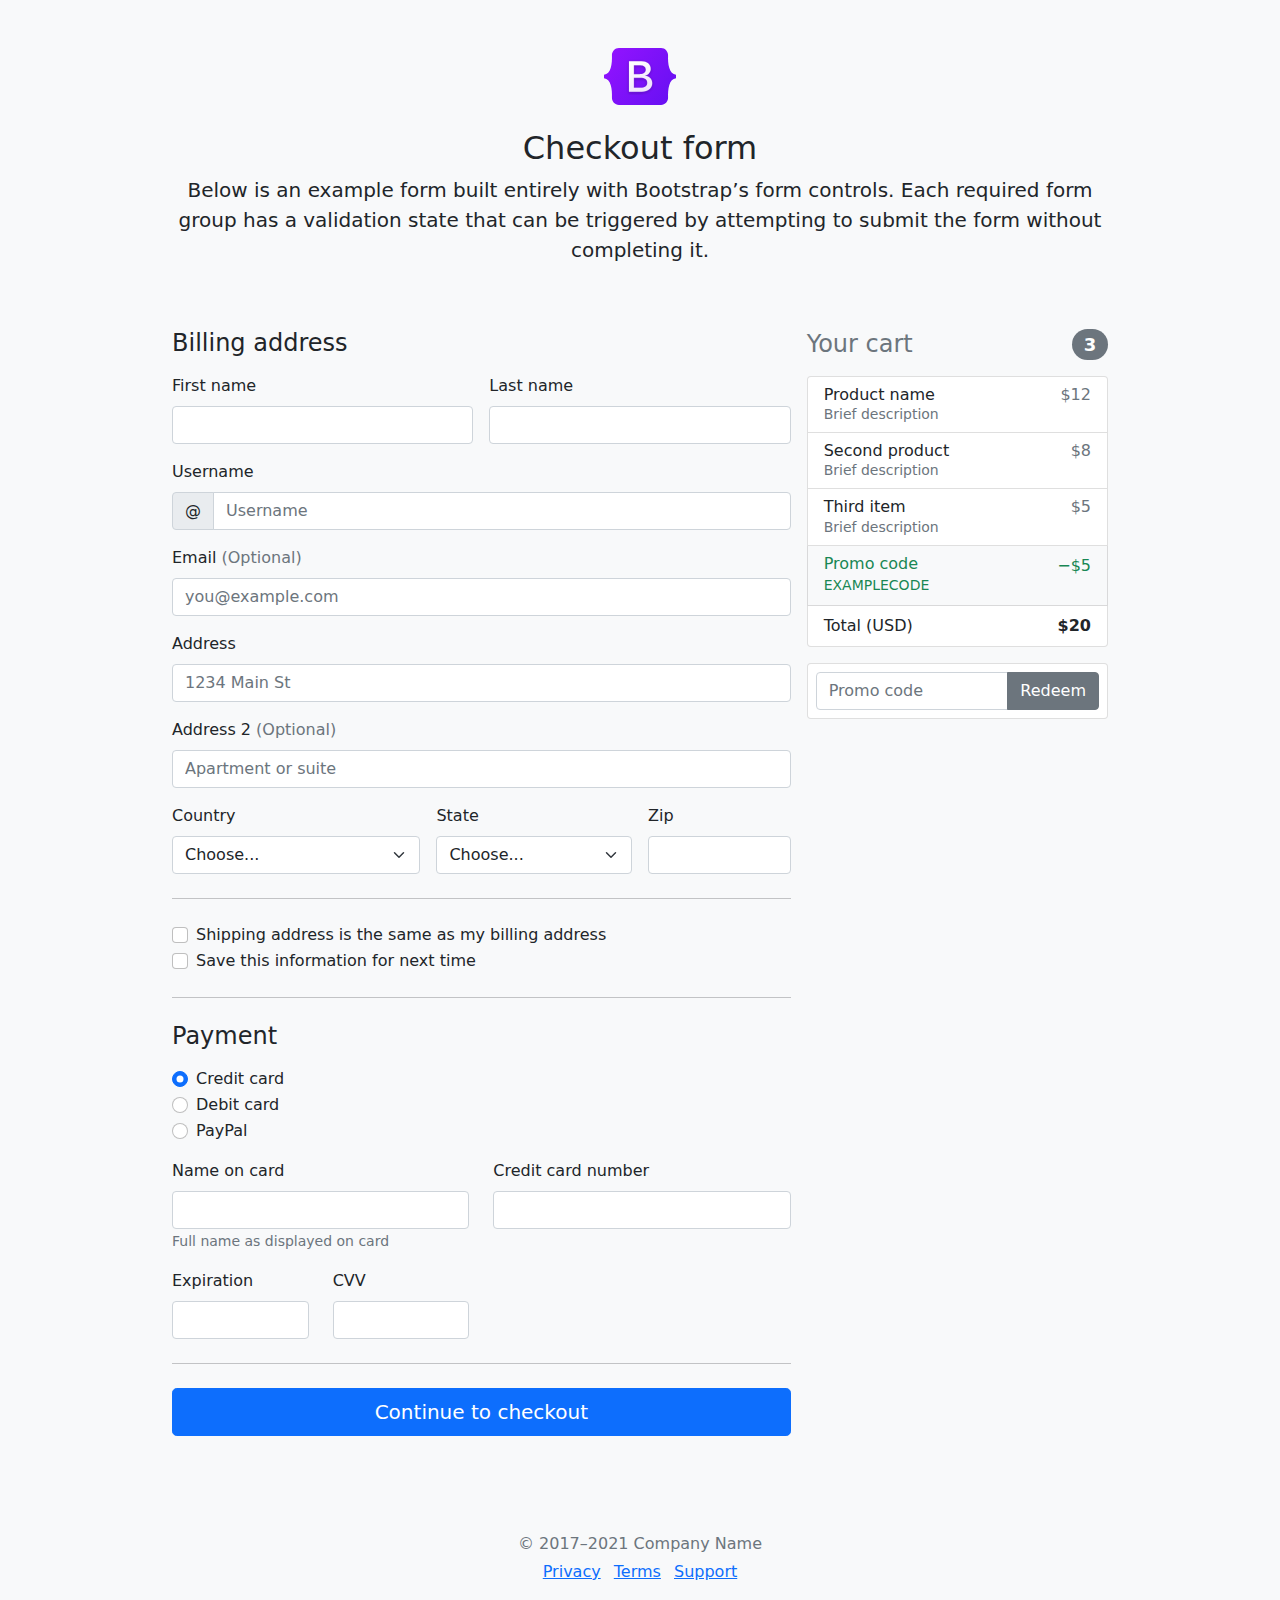
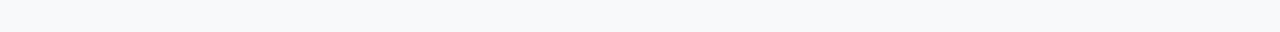
<file: bootstrap5-examples/checkout/index.html>
<!doctype html>
<html lang="en">
  <head>
    <meta charset="utf-8">
    <meta name="viewport" content="width=device-width, initial-scale=1">
    <meta name="description" content="">
    <meta name="author" content="Mark Otto, Jacob Thornton, and Bootstrap contributors">
    <meta name="generator" content="Hugo 0.80.0">
    <title>Checkout example · Bootstrap v5.0</title>

    <link rel="canonical" href="https://getbootstrap.com/docs/5.0/examples/checkout/">

    

    <!-- Bootstrap core CSS -->
<link href="../assets/dist/css/bootstrap.min.css" rel="stylesheet">

    <style>
      .bd-placeholder-img {
        font-size: 1.125rem;
        text-anchor: middle;
        -webkit-user-select: none;
        -moz-user-select: none;
        user-select: none;
      }

      @media (min-width: 768px) {
        .bd-placeholder-img-lg {
          font-size: 3.5rem;
        }
      }
    </style>

    
    <!-- Custom styles for this template -->
    <link href="form-validation.css" rel="stylesheet">
  </head>
  <body class="bg-light">
    
<div class="container">
  <main>
    <div class="py-5 text-center">
      <img class="d-block mx-auto mb-4" src="../assets/brand/bootstrap-logo.svg" alt="" width="72" height="57">
      <h2>Checkout form</h2>
      <p class="lead">Below is an example form built entirely with Bootstrap’s form controls. Each required form group has a validation state that can be triggered by attempting to submit the form without completing it.</p>
    </div>

    <div class="row g-3">
      <div class="col-md-5 col-lg-4 order-md-last">
        <h4 class="d-flex justify-content-between align-items-center mb-3">
          <span class="text-muted">Your cart</span>
          <span class="badge bg-secondary rounded-pill">3</span>
        </h4>
        <ul class="list-group mb-3">
          <li class="list-group-item d-flex justify-content-between lh-sm">
            <div>
              <h6 class="my-0">Product name</h6>
              <small class="text-muted">Brief description</small>
            </div>
            <span class="text-muted">$12</span>
          </li>
          <li class="list-group-item d-flex justify-content-between lh-sm">
            <div>
              <h6 class="my-0">Second product</h6>
              <small class="text-muted">Brief description</small>
            </div>
            <span class="text-muted">$8</span>
          </li>
          <li class="list-group-item d-flex justify-content-between lh-sm">
            <div>
              <h6 class="my-0">Third item</h6>
              <small class="text-muted">Brief description</small>
            </div>
            <span class="text-muted">$5</span>
          </li>
          <li class="list-group-item d-flex justify-content-between bg-light">
            <div class="text-success">
              <h6 class="my-0">Promo code</h6>
              <small>EXAMPLECODE</small>
            </div>
            <span class="text-success">−$5</span>
          </li>
          <li class="list-group-item d-flex justify-content-between">
            <span>Total (USD)</span>
            <strong>$20</strong>
          </li>
        </ul>

        <form class="card p-2">
          <div class="input-group">
            <input type="text" class="form-control" placeholder="Promo code">
            <button type="submit" class="btn btn-secondary">Redeem</button>
          </div>
        </form>
      </div>
      <div class="col-md-7 col-lg-8">
        <h4 class="mb-3">Billing address</h4>
        <form class="needs-validation" novalidate>
          <div class="row g-3">
            <div class="col-sm-6">
              <label for="firstName" class="form-label">First name</label>
              <input type="text" class="form-control" id="firstName" placeholder="" value="" required>
              <div class="invalid-feedback">
                Valid first name is required.
              </div>
            </div>

            <div class="col-sm-6">
              <label for="lastName" class="form-label">Last name</label>
              <input type="text" class="form-control" id="lastName" placeholder="" value="" required>
              <div class="invalid-feedback">
                Valid last name is required.
              </div>
            </div>

            <div class="col-12">
              <label for="username" class="form-label">Username</label>
              <div class="input-group has-validation">
                <span class="input-group-text">@</span>
                <input type="text" class="form-control" id="username" placeholder="Username" required>
              <div class="invalid-feedback">
                  Your username is required.
                </div>
              </div>
            </div>

            <div class="col-12">
              <label for="email" class="form-label">Email <span class="text-muted">(Optional)</span></label>
              <input type="email" class="form-control" id="email" placeholder="you@example.com">
              <div class="invalid-feedback">
                Please enter a valid email address for shipping updates.
              </div>
            </div>

            <div class="col-12">
              <label for="address" class="form-label">Address</label>
              <input type="text" class="form-control" id="address" placeholder="1234 Main St" required>
              <div class="invalid-feedback">
                Please enter your shipping address.
              </div>
            </div>

            <div class="col-12">
              <label for="address2" class="form-label">Address 2 <span class="text-muted">(Optional)</span></label>
              <input type="text" class="form-control" id="address2" placeholder="Apartment or suite">
            </div>

            <div class="col-md-5">
              <label for="country" class="form-label">Country</label>
              <select class="form-select" id="country" required>
                <option value="">Choose...</option>
                <option>United States</option>
              </select>
              <div class="invalid-feedback">
                Please select a valid country.
              </div>
            </div>

            <div class="col-md-4">
              <label for="state" class="form-label">State</label>
              <select class="form-select" id="state" required>
                <option value="">Choose...</option>
                <option>California</option>
              </select>
              <div class="invalid-feedback">
                Please provide a valid state.
              </div>
            </div>

            <div class="col-md-3">
              <label for="zip" class="form-label">Zip</label>
              <input type="text" class="form-control" id="zip" placeholder="" required>
              <div class="invalid-feedback">
                Zip code required.
              </div>
            </div>
          </div>

          <hr class="my-4">

          <div class="form-check">
            <input type="checkbox" class="form-check-input" id="same-address">
            <label class="form-check-label" for="same-address">Shipping address is the same as my billing address</label>
          </div>

          <div class="form-check">
            <input type="checkbox" class="form-check-input" id="save-info">
            <label class="form-check-label" for="save-info">Save this information for next time</label>
          </div>

          <hr class="my-4">

          <h4 class="mb-3">Payment</h4>

          <div class="my-3">
            <div class="form-check">
              <input id="credit" name="paymentMethod" type="radio" class="form-check-input" checked required>
              <label class="form-check-label" for="credit">Credit card</label>
            </div>
            <div class="form-check">
              <input id="debit" name="paymentMethod" type="radio" class="form-check-input" required>
              <label class="form-check-label" for="debit">Debit card</label>
            </div>
            <div class="form-check">
              <input id="paypal" name="paymentMethod" type="radio" class="form-check-input" required>
              <label class="form-check-label" for="paypal">PayPal</label>
            </div>
          </div>

          <div class="row gy-3">
            <div class="col-md-6">
              <label for="cc-name" class="form-label">Name on card</label>
              <input type="text" class="form-control" id="cc-name" placeholder="" required>
              <small class="text-muted">Full name as displayed on card</small>
              <div class="invalid-feedback">
                Name on card is required
              </div>
            </div>

            <div class="col-md-6">
              <label for="cc-number" class="form-label">Credit card number</label>
              <input type="text" class="form-control" id="cc-number" placeholder="" required>
              <div class="invalid-feedback">
                Credit card number is required
              </div>
            </div>

            <div class="col-md-3">
              <label for="cc-expiration" class="form-label">Expiration</label>
              <input type="text" class="form-control" id="cc-expiration" placeholder="" required>
              <div class="invalid-feedback">
                Expiration date required
              </div>
            </div>

            <div class="col-md-3">
              <label for="cc-cvv" class="form-label">CVV</label>
              <input type="text" class="form-control" id="cc-cvv" placeholder="" required>
              <div class="invalid-feedback">
                Security code required
              </div>
            </div>
          </div>

          <hr class="my-4">

          <button class="w-100 btn btn-primary btn-lg" type="submit">Continue to checkout</button>
        </form>
      </div>
    </div>
  </main>

  <footer class="my-5 pt-5 text-muted text-center text-small">
    <p class="mb-1">&copy; 2017–2021 Company Name</p>
    <ul class="list-inline">
      <li class="list-inline-item"><a href="#">Privacy</a></li>
      <li class="list-inline-item"><a href="#">Terms</a></li>
      <li class="list-inline-item"><a href="#">Support</a></li>
    </ul>
  </footer>
</div>


    <script src="../assets/dist/js/bootstrap.bundle.min.js"></script>

      <script src="form-validation.js"></script>
  </body>
</html>
</file>
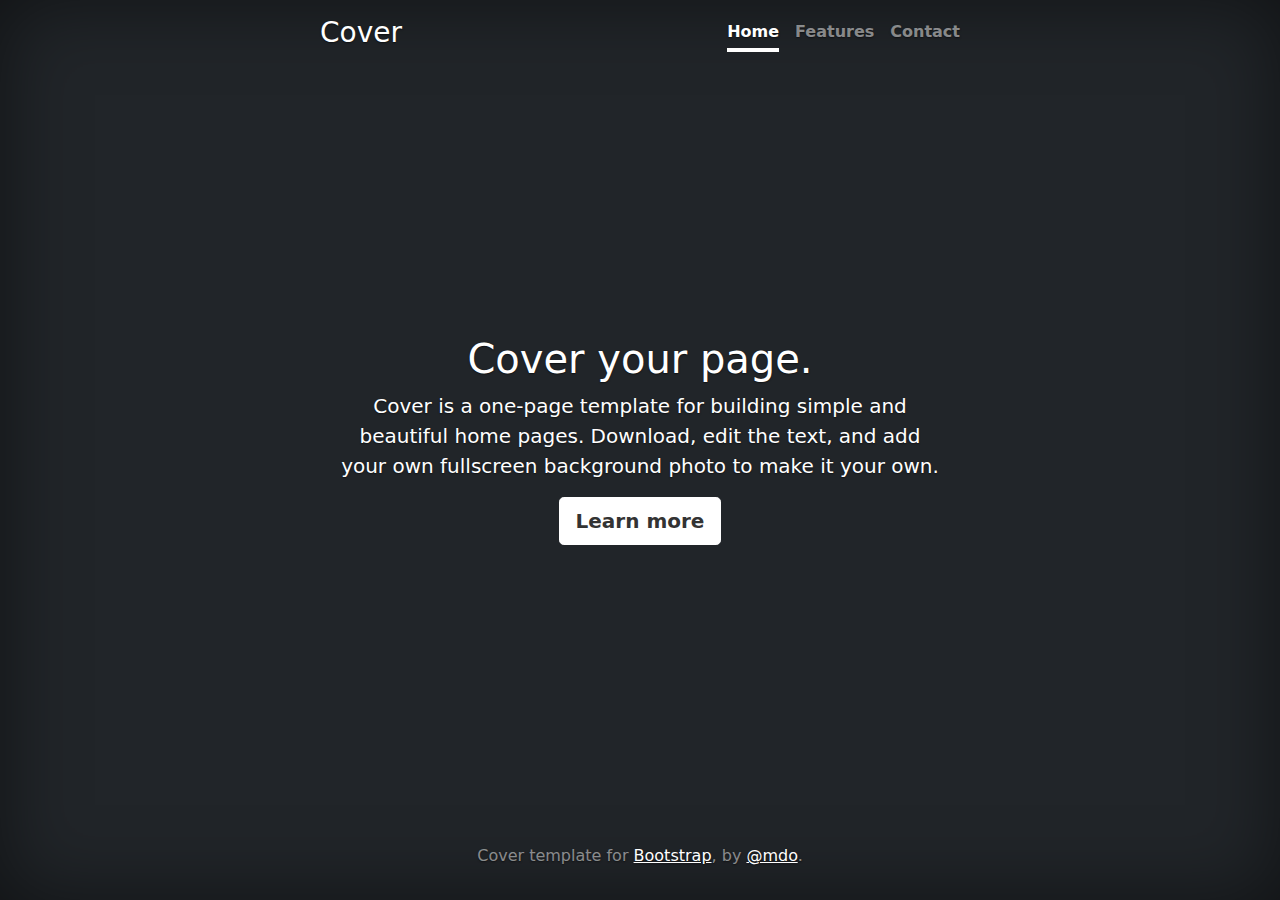
<file: bootstrap5-examples/cover/index.html>
<!doctype html>
<html lang="en" class="h-100">
  <head>
    <meta charset="utf-8">
    <meta name="viewport" content="width=device-width, initial-scale=1">
    <meta name="description" content="">
    <meta name="author" content="Mark Otto, Jacob Thornton, and Bootstrap contributors">
    <meta name="generator" content="Hugo 0.80.0">
    <title>Cover Template · Bootstrap v5.0</title>

    <link rel="canonical" href="https://getbootstrap.com/docs/5.0/examples/cover/">

    

    <!-- Bootstrap core CSS -->
<link href="../assets/dist/css/bootstrap.min.css" rel="stylesheet">

    <style>
      .bd-placeholder-img {
        font-size: 1.125rem;
        text-anchor: middle;
        -webkit-user-select: none;
        -moz-user-select: none;
        user-select: none;
      }

      @media (min-width: 768px) {
        .bd-placeholder-img-lg {
          font-size: 3.5rem;
        }
      }
    </style>

    
    <!-- Custom styles for this template -->
    <link href="cover.css" rel="stylesheet">
  </head>
  <body class="d-flex h-100 text-center text-white bg-dark">
    
<div class="cover-container d-flex w-100 h-100 p-3 mx-auto flex-column">
  <header class="mb-auto">
    <div>
      <h3 class="float-md-start mb-0">Cover</h3>
      <nav class="nav nav-masthead justify-content-center float-md-end">
        <a class="nav-link active" aria-current="page" href="#">Home</a>
        <a class="nav-link" href="#">Features</a>
        <a class="nav-link" href="#">Contact</a>
      </nav>
    </div>
  </header>

  <main class="px-3">
    <h1>Cover your page.</h1>
    <p class="lead">Cover is a one-page template for building simple and beautiful home pages. Download, edit the text, and add your own fullscreen background photo to make it your own.</p>
    <p class="lead">
      <a href="#" class="btn btn-lg btn-secondary fw-bold border-white bg-white">Learn more</a>
    </p>
  </main>

  <footer class="mt-auto text-white-50">
    <p>Cover template for <a href="https://getbootstrap.com/" class="text-white">Bootstrap</a>, by <a href="https://twitter.com/mdo" class="text-white">@mdo</a>.</p>
  </footer>
</div>


    
  </body>
</html>
</file>
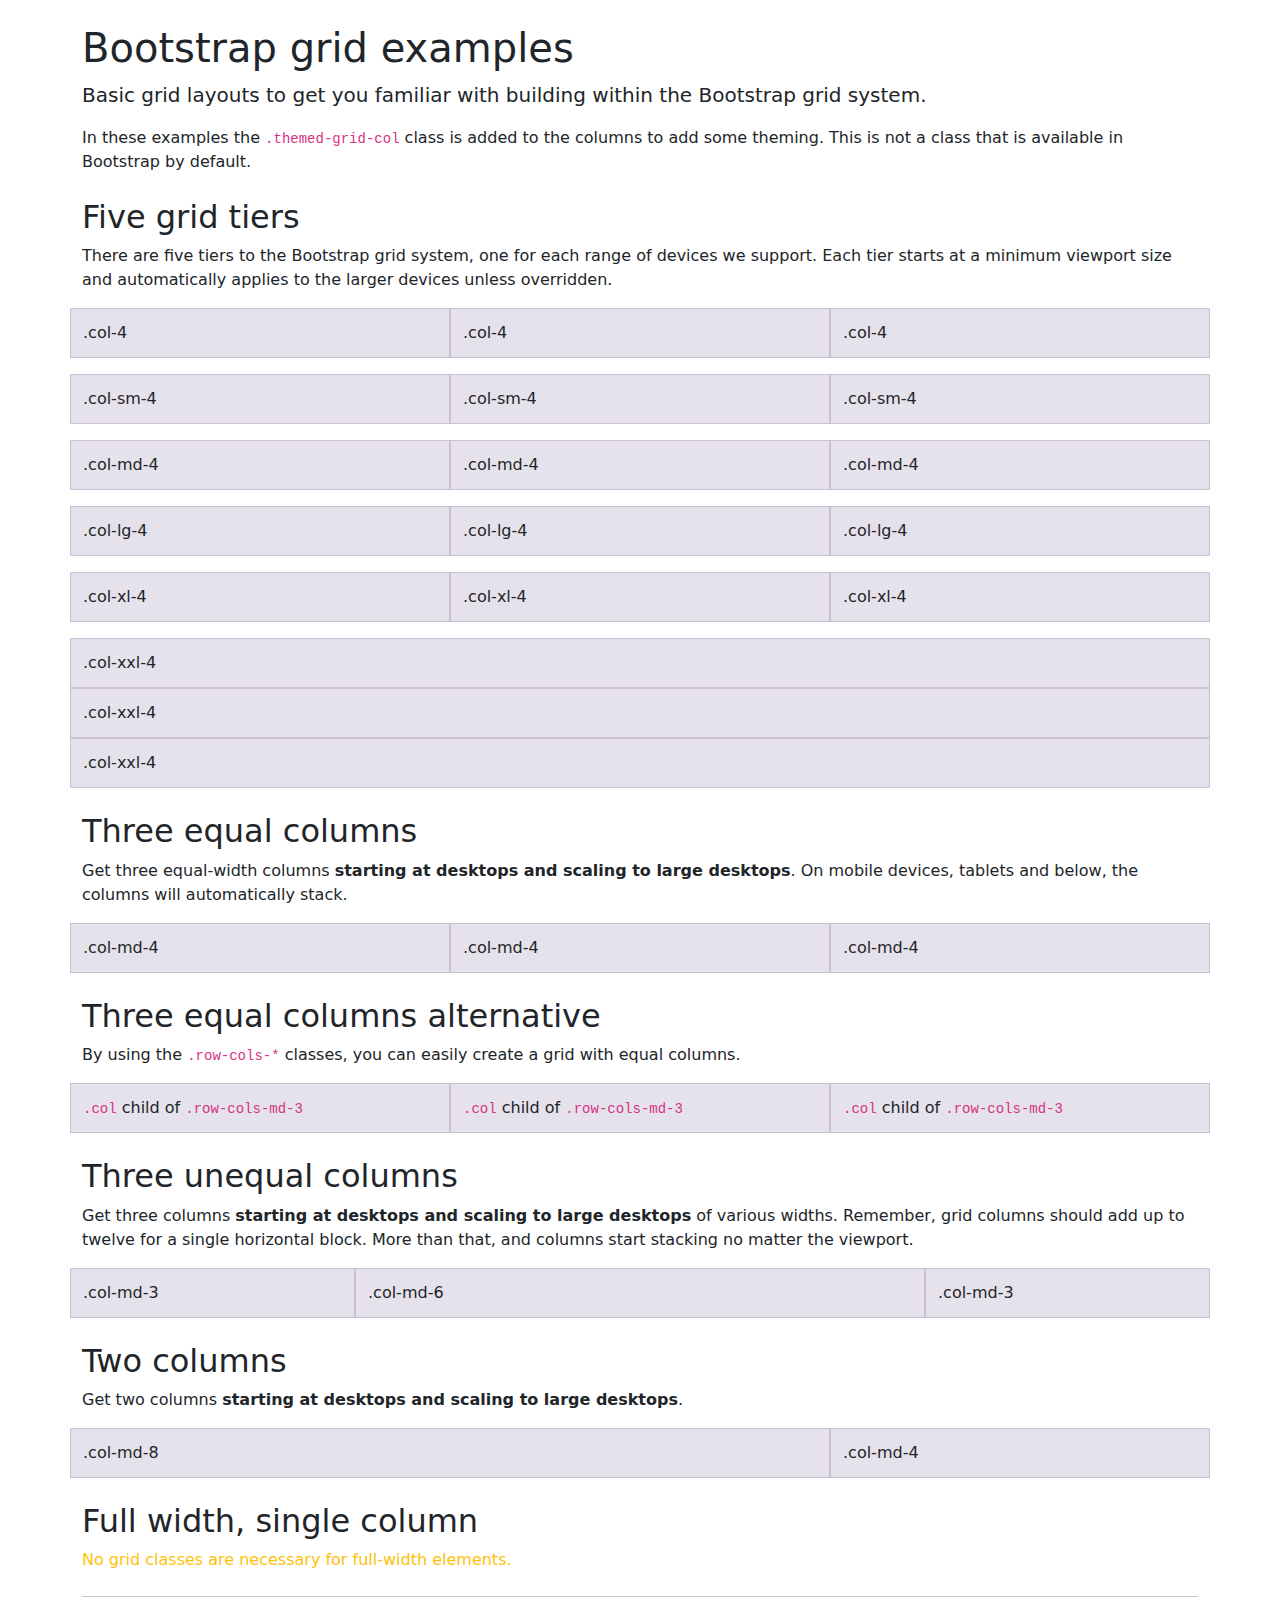
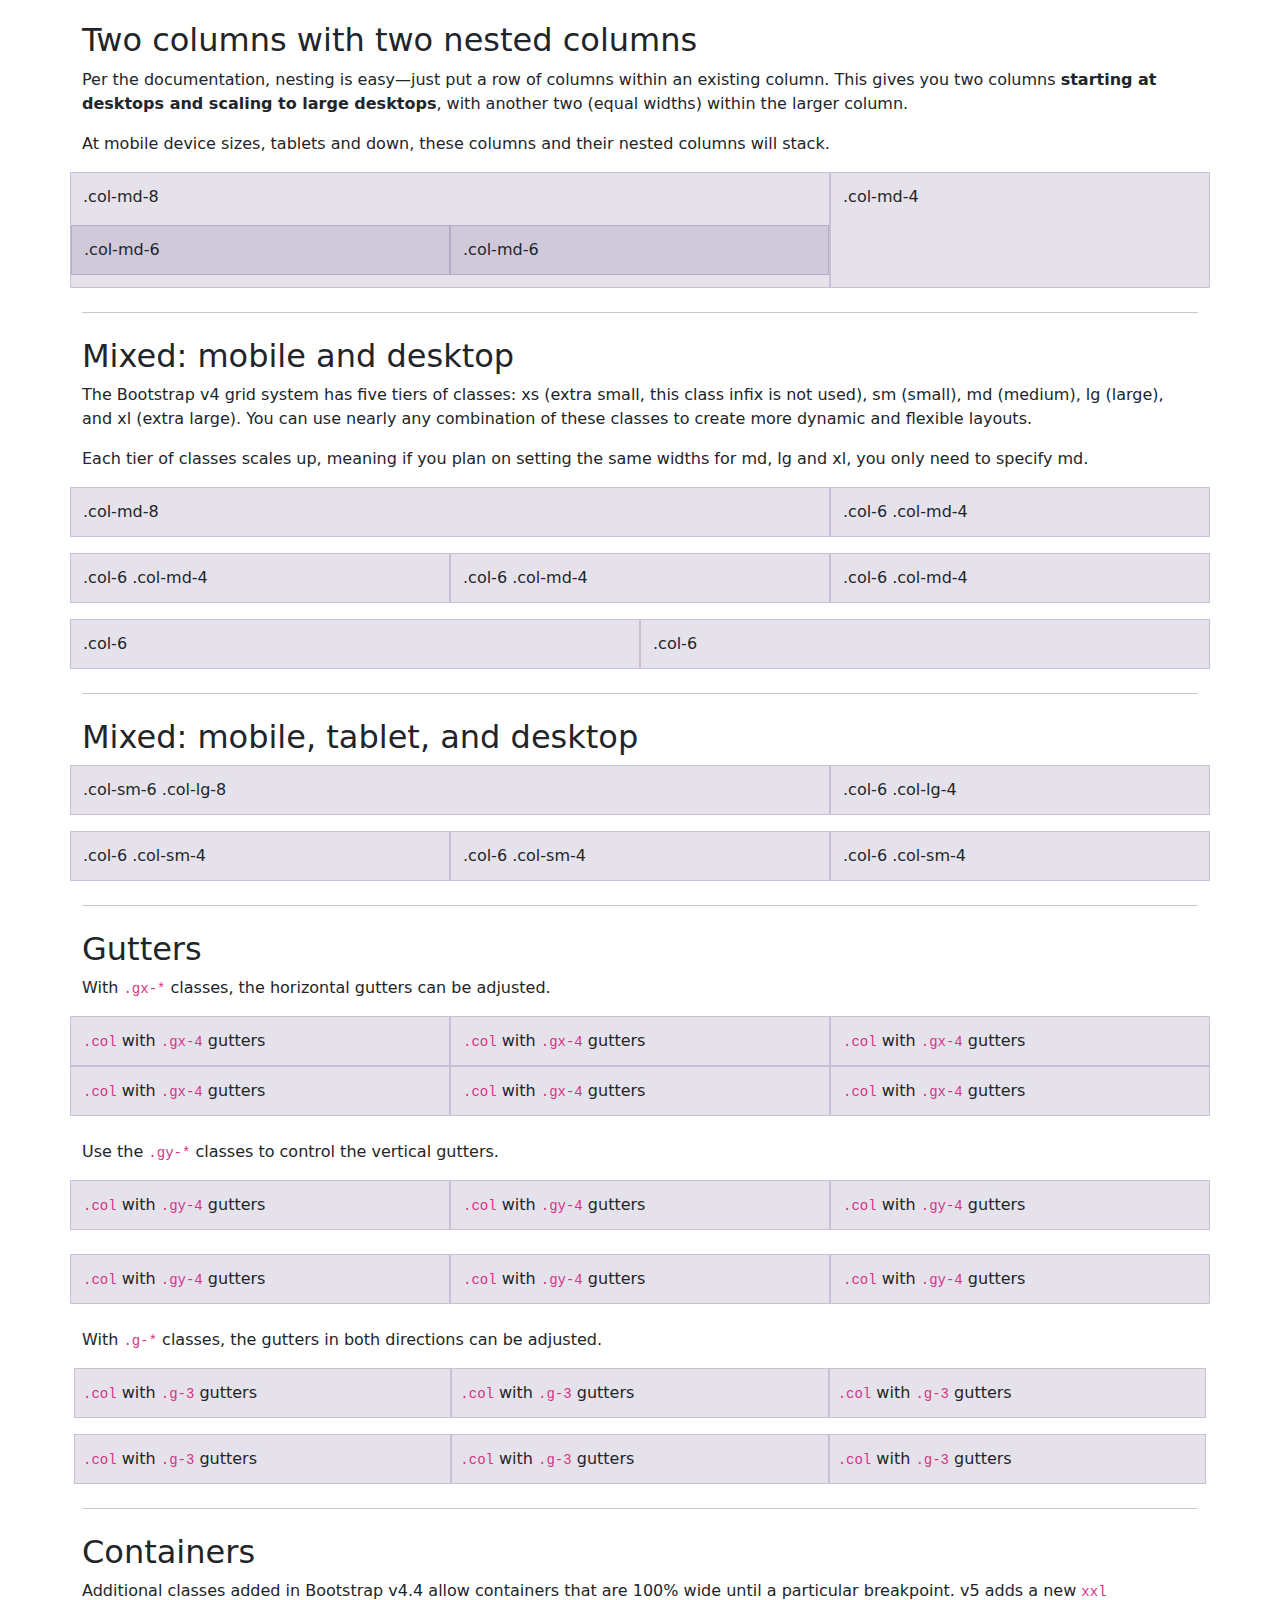
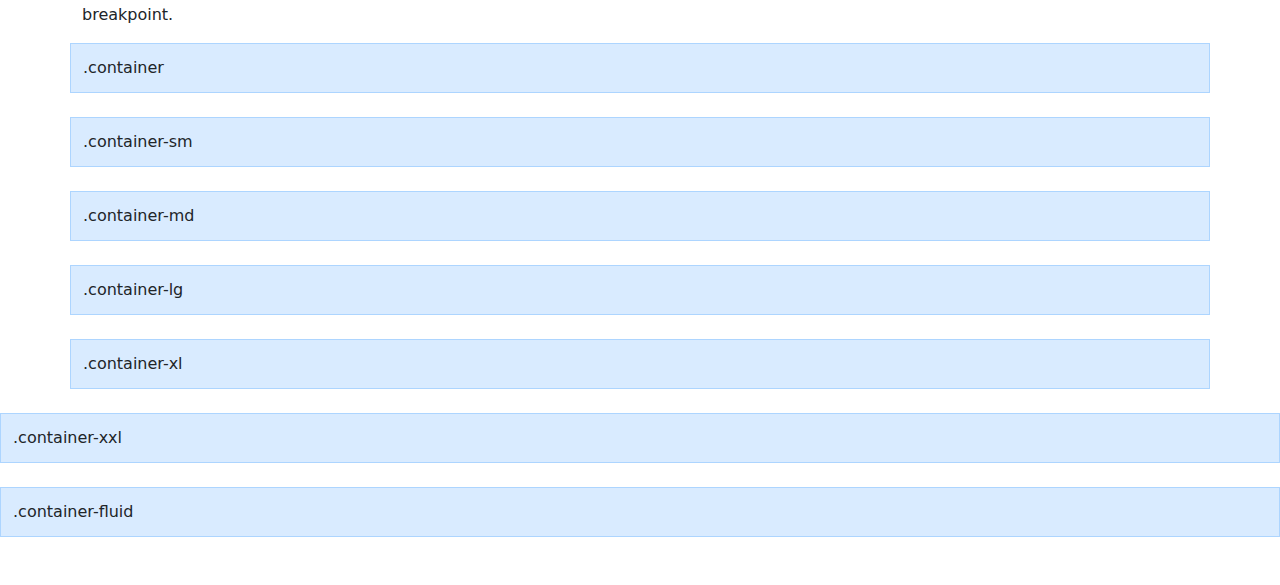
<file: bootstrap5-examples/grid/index.html>
<!doctype html>
<html lang="en">
  <head>
    <meta charset="utf-8">
    <meta name="viewport" content="width=device-width, initial-scale=1">
    <meta name="description" content="">
    <meta name="author" content="Mark Otto, Jacob Thornton, and Bootstrap contributors">
    <meta name="generator" content="Hugo 0.80.0">
    <title>Grid Template · Bootstrap v5.0</title>

    <link rel="canonical" href="https://getbootstrap.com/docs/5.0/examples/grid/">

    

    <!-- Bootstrap core CSS -->
<link href="../assets/dist/css/bootstrap.min.css" rel="stylesheet">

    <style>
      .bd-placeholder-img {
        font-size: 1.125rem;
        text-anchor: middle;
        -webkit-user-select: none;
        -moz-user-select: none;
        user-select: none;
      }

      @media (min-width: 768px) {
        .bd-placeholder-img-lg {
          font-size: 3.5rem;
        }
      }
    </style>

    
    <!-- Custom styles for this template -->
    <link href="grid.css" rel="stylesheet">
  </head>
  <body class="py-4">
    
<main>
  <div class="container">

    <h1>Bootstrap grid examples</h1>
    <p class="lead">Basic grid layouts to get you familiar with building within the Bootstrap grid system.</p>
    <p>In these examples the <code>.themed-grid-col</code> class is added to the columns to add some theming. This is not a class that is available in Bootstrap by default.</p>

    <h2 class="mt-4">Five grid tiers</h2>
    <p>There are five tiers to the Bootstrap grid system, one for each range of devices we support. Each tier starts at a minimum viewport size and automatically applies to the larger devices unless overridden.</p>

    <div class="row mb-3">
      <div class="col-4 themed-grid-col">.col-4</div>
      <div class="col-4 themed-grid-col">.col-4</div>
      <div class="col-4 themed-grid-col">.col-4</div>
    </div>

    <div class="row mb-3">
      <div class="col-sm-4 themed-grid-col">.col-sm-4</div>
      <div class="col-sm-4 themed-grid-col">.col-sm-4</div>
      <div class="col-sm-4 themed-grid-col">.col-sm-4</div>
    </div>

    <div class="row mb-3">
      <div class="col-md-4 themed-grid-col">.col-md-4</div>
      <div class="col-md-4 themed-grid-col">.col-md-4</div>
      <div class="col-md-4 themed-grid-col">.col-md-4</div>
    </div>

    <div class="row mb-3">
      <div class="col-lg-4 themed-grid-col">.col-lg-4</div>
      <div class="col-lg-4 themed-grid-col">.col-lg-4</div>
      <div class="col-lg-4 themed-grid-col">.col-lg-4</div>
    </div>

    <div class="row mb-3">
      <div class="col-xl-4 themed-grid-col">.col-xl-4</div>
      <div class="col-xl-4 themed-grid-col">.col-xl-4</div>
      <div class="col-xl-4 themed-grid-col">.col-xl-4</div>
    </div>

    <div class="row mb-3">
      <div class="col-xxl-4 themed-grid-col">.col-xxl-4</div>
      <div class="col-xxl-4 themed-grid-col">.col-xxl-4</div>
      <div class="col-xxl-4 themed-grid-col">.col-xxl-4</div>
    </div>

    <h2 class="mt-4">Three equal columns</h2>
    <p>Get three equal-width columns <strong>starting at desktops and scaling to large desktops</strong>. On mobile devices, tablets and below, the columns will automatically stack.</p>
    <div class="row mb-3">
      <div class="col-md-4 themed-grid-col">.col-md-4</div>
      <div class="col-md-4 themed-grid-col">.col-md-4</div>
      <div class="col-md-4 themed-grid-col">.col-md-4</div>
    </div>

    <h2 class="mt-4">Three equal columns alternative</h2>
    <p>By using the <code>.row-cols-*</code> classes, you can easily create a grid with equal columns.</p>
    <div class="row row-cols-md-3 mb-3">
      <div class="col themed-grid-col"><code>.col</code> child of <code>.row-cols-md-3</code></div>
      <div class="col themed-grid-col"><code>.col</code> child of <code>.row-cols-md-3</code></div>
      <div class="col themed-grid-col"><code>.col</code> child of <code>.row-cols-md-3</code></div>
    </div>

    <h2 class="mt-4">Three unequal columns</h2>
    <p>Get three columns <strong>starting at desktops and scaling to large desktops</strong> of various widths. Remember, grid columns should add up to twelve for a single horizontal block. More than that, and columns start stacking no matter the viewport.</p>
    <div class="row mb-3">
      <div class="col-md-3 themed-grid-col">.col-md-3</div>
      <div class="col-md-6 themed-grid-col">.col-md-6</div>
      <div class="col-md-3 themed-grid-col">.col-md-3</div>
    </div>

    <h2 class="mt-4">Two columns</h2>
    <p>Get two columns <strong>starting at desktops and scaling to large desktops</strong>.</p>
    <div class="row mb-3">
      <div class="col-md-8 themed-grid-col">.col-md-8</div>
      <div class="col-md-4 themed-grid-col">.col-md-4</div>
    </div>

    <h2 class="mt-4">Full width, single column</h2>
    <p class="text-warning">
      No grid classes are necessary for full-width elements.
    </p>

    <hr class="my-4">

    <h2 class="mt-4">Two columns with two nested columns</h2>
    <p>Per the documentation, nesting is easy—just put a row of columns within an existing column. This gives you two columns <strong>starting at desktops and scaling to large desktops</strong>, with another two (equal widths) within the larger column.</p>
    <p>At mobile device sizes, tablets and down, these columns and their nested columns will stack.</p>
    <div class="row mb-3">
      <div class="col-md-8 themed-grid-col">
        <div class="pb-3">
          .col-md-8
        </div>
        <div class="row">
          <div class="col-md-6 themed-grid-col">.col-md-6</div>
          <div class="col-md-6 themed-grid-col">.col-md-6</div>
        </div>
      </div>
      <div class="col-md-4 themed-grid-col">.col-md-4</div>
    </div>

    <hr class="my-4">

    <h2 class="mt-4">Mixed: mobile and desktop</h2>
    <p>The Bootstrap v4 grid system has five tiers of classes: xs (extra small, this class infix is not used), sm (small), md (medium), lg (large), and xl (extra large). You can use nearly any combination of these classes to create more dynamic and flexible layouts.</p>
    <p>Each tier of classes scales up, meaning if you plan on setting the same widths for md, lg and xl, you only need to specify md.</p>
    <div class="row mb-3">
      <div class="col-md-8 themed-grid-col">.col-md-8</div>
      <div class="col-6 col-md-4 themed-grid-col">.col-6 .col-md-4</div>
    </div>
    <div class="row mb-3">
      <div class="col-6 col-md-4 themed-grid-col">.col-6 .col-md-4</div>
      <div class="col-6 col-md-4 themed-grid-col">.col-6 .col-md-4</div>
      <div class="col-6 col-md-4 themed-grid-col">.col-6 .col-md-4</div>
    </div>
    <div class="row mb-3">
      <div class="col-6 themed-grid-col">.col-6</div>
      <div class="col-6 themed-grid-col">.col-6</div>
    </div>

    <hr class="my-4">

    <h2 class="mt-4">Mixed: mobile, tablet, and desktop</h2>
    <div class="row mb-3">
      <div class="col-sm-6 col-lg-8 themed-grid-col">.col-sm-6 .col-lg-8</div>
      <div class="col-6 col-lg-4 themed-grid-col">.col-6 .col-lg-4</div>
    </div>
    <div class="row mb-3">
      <div class="col-6 col-sm-4 themed-grid-col">.col-6 .col-sm-4</div>
      <div class="col-6 col-sm-4 themed-grid-col">.col-6 .col-sm-4</div>
      <div class="col-6 col-sm-4 themed-grid-col">.col-6 .col-sm-4</div>
    </div>

    <hr class="my-4">

    <h2 class="mt-4">Gutters</h2>
    <p>With <code>.gx-*</code> classes, the horizontal gutters can be adjusted.</p>
    <div class="row row-cols-1 row-cols-md-3 gx-4">
      <div class="col themed-grid-col"><code>.col</code> with <code>.gx-4</code> gutters</div>
      <div class="col themed-grid-col"><code>.col</code> with <code>.gx-4</code> gutters</div>
      <div class="col themed-grid-col"><code>.col</code> with <code>.gx-4</code> gutters</div>
      <div class="col themed-grid-col"><code>.col</code> with <code>.gx-4</code> gutters</div>
      <div class="col themed-grid-col"><code>.col</code> with <code>.gx-4</code> gutters</div>
      <div class="col themed-grid-col"><code>.col</code> with <code>.gx-4</code> gutters</div>
    </div>
    <p class="mt-4">Use the <code>.gy-*</code> classes to control the vertical gutters.</p>
    <div class="row row-cols-1 row-cols-md-3 gy-4">
      <div class="col themed-grid-col"><code>.col</code> with <code>.gy-4</code> gutters</div>
      <div class="col themed-grid-col"><code>.col</code> with <code>.gy-4</code> gutters</div>
      <div class="col themed-grid-col"><code>.col</code> with <code>.gy-4</code> gutters</div>
      <div class="col themed-grid-col"><code>.col</code> with <code>.gy-4</code> gutters</div>
      <div class="col themed-grid-col"><code>.col</code> with <code>.gy-4</code> gutters</div>
      <div class="col themed-grid-col"><code>.col</code> with <code>.gy-4</code> gutters</div>
    </div>
    <p class="mt-4">With <code>.g-*</code> classes, the gutters in both directions can be adjusted.</p>
    <div class="row row-cols-1 row-cols-md-3 g-3">
      <div class="col themed-grid-col"><code>.col</code> with <code>.g-3</code> gutters</div>
      <div class="col themed-grid-col"><code>.col</code> with <code>.g-3</code> gutters</div>
      <div class="col themed-grid-col"><code>.col</code> with <code>.g-3</code> gutters</div>
      <div class="col themed-grid-col"><code>.col</code> with <code>.g-3</code> gutters</div>
      <div class="col themed-grid-col"><code>.col</code> with <code>.g-3</code> gutters</div>
      <div class="col themed-grid-col"><code>.col</code> with <code>.g-3</code> gutters</div>
    </div>
  </div>

  <div class="container" id="containers">
    <hr class="my-4">

    <h2 class="mt-4">Containers</h2>
    <p>Additional classes added in Bootstrap v4.4 allow containers that are 100% wide until a particular breakpoint. v5 adds a new <code>xxl</code> breakpoint.</p>
  </div>

  <div class="container themed-container">.container</div>
  <div class="container-sm themed-container">.container-sm</div>
  <div class="container-md themed-container">.container-md</div>
  <div class="container-lg themed-container">.container-lg</div>
  <div class="container-xl themed-container">.container-xl</div>
  <div class="container-xxl themed-container">.container-xxl</div>
  <div class="container-fluid themed-container">.container-fluid</div>
</main>


    
  </body>
</html>
</file>
<file: bootstrap5-examples/blog/blog.rtl.css>
/* stylelint-disable selector-list-comma-newline-after */

.blog-header {
  line-height: 1;
  border-bottom: 1px solid #e5e5e5;
}

.blog-header-logo {
  font-family: Amiri, Georgia, "Times New Roman", serif;
  font-size: 2.25rem;
}

.blog-header-logo:hover {
  text-decoration: none;
}

h1, h2, h3, h4, h5, h6 {
  font-family: Amiri, Georgia, "Times New Roman", serif;
}

.display-4 {
  font-size: 2.5rem;
}
@media (min-width: 768px) {
  .display-4 {
    font-size: 3rem;
  }
}

.nav-scroller {
  position: relative;
  z-index: 2;
  height: 2.75rem;
  overflow-y: hidden;
}

.nav-scroller .nav {
  display: flex;
  flex-wrap: nowrap;
  padding-bottom: 1rem;
  margin-top: -1px;
  overflow-x: auto;
  text-align: center;
  white-space: nowrap;
  -webkit-overflow-scrolling: touch;
}

.nav-scroller .nav-link {
  padding-top: .75rem;
  padding-bottom: .75rem;
  font-size: .875rem;
}

.card-img-right {
  height: 100%;
  border-radius: 3px 0 0 3px;
}

.flex-auto {
  flex: 0 0 auto;
}

.h-250 { height: 250px; }
@media (min-width: 768px) {
  .h-md-250 { height: 250px; }
}

/* Pagination */
.blog-pagination {
  margin-bottom: 4rem;
}
.blog-pagination > .btn {
  border-radius: 2rem;
}

/*
 * Blog posts
 */
.blog-post {
  margin-bottom: 4rem;
}
.blog-post-title {
  margin-bottom: .25rem;
  font-size: 2.5rem;
}
.blog-post-meta {
  margin-bottom: 1.25rem;
  color: #727272;
}

/*
 * Footer
 */
.blog-footer {
  padding: 2.5rem 0;
  color: #727272;
  text-align: center;
  background-color: #f9f9f9;
  border-top: .05rem solid #e5e5e5;
}
.blog-footer p:last-child {
  margin-bottom: 0;
}
</file>
<file: bootstrap5-examples/blog/blog.css>
/* stylelint-disable selector-list-comma-newline-after */

.blog-header {
  line-height: 1;
  border-bottom: 1px solid #e5e5e5;
}

.blog-header-logo {
  font-family: "Playfair Display", Georgia, "Times New Roman", serif/*rtl:Amiri, Georgia, "Times New Roman", serif*/;
  font-size: 2.25rem;
}

.blog-header-logo:hover {
  text-decoration: none;
}

h1, h2, h3, h4, h5, h6 {
  font-family: "Playfair Display", Georgia, "Times New Roman", serif/*rtl:Amiri, Georgia, "Times New Roman", serif*/;
}

.display-4 {
  font-size: 2.5rem;
}
@media (min-width: 768px) {
  .display-4 {
    font-size: 3rem;
  }
}

.nav-scroller {
  position: relative;
  z-index: 2;
  height: 2.75rem;
  overflow-y: hidden;
}

.nav-scroller .nav {
  display: flex;
  flex-wrap: nowrap;
  padding-bottom: 1rem;
  margin-top: -1px;
  overflow-x: auto;
  text-align: center;
  white-space: nowrap;
  -webkit-overflow-scrolling: touch;
}

.nav-scroller .nav-link {
  padding-top: .75rem;
  padding-bottom: .75rem;
  font-size: .875rem;
}

.card-img-right {
  height: 100%;
  border-radius: 0 3px 3px 0;
}

.flex-auto {
  flex: 0 0 auto;
}

.h-250 { height: 250px; }
@media (min-width: 768px) {
  .h-md-250 { height: 250px; }
}

/* Pagination */
.blog-pagination {
  margin-bottom: 4rem;
}
.blog-pagination > .btn {
  border-radius: 2rem;
}

/*
 * Blog posts
 */
.blog-post {
  margin-bottom: 4rem;
}
.blog-post-title {
  margin-bottom: .25rem;
  font-size: 2.5rem;
}
.blog-post-meta {
  margin-bottom: 1.25rem;
  color: #727272;
}

/*
 * Footer
 */
.blog-footer {
  padding: 2.5rem 0;
  color: #727272;
  text-align: center;
  background-color: #f9f9f9;
  border-top: .05rem solid #e5e5e5;
}
.blog-footer p:last-child {
  margin-bottom: 0;
}
</file>
<file: bootstrap5-examples/carousel/carousel.rtl.css>
/* GLOBAL STYLES
-------------------------------------------------- */
/* Padding below the footer and lighter body text */

body {
  padding-top: 3rem;
  padding-bottom: 3rem;
  color: #5a5a5a;
}


/* CUSTOMIZE THE CAROUSEL
-------------------------------------------------- */

/* Carousel base class */
.carousel {
  margin-bottom: 4rem;
}
/* Since positioning the image, we need to help out the caption */
.carousel-caption {
  bottom: 3rem;
  z-index: 10;
}

/* Declare heights because of positioning of img element */
.carousel-item {
  height: 32rem;
}
.carousel-item > img {
  position: absolute;
  top: 0;
  right: 0;
  min-width: 100%;
  height: 32rem;
}


/* MARKETING CONTENT
-------------------------------------------------- */

/* Center align the text within the three columns below the carousel */
.marketing .col-lg-4 {
  margin-bottom: 1.5rem;
  text-align: center;
}
.marketing h2 {
  font-weight: 400;
}
.marketing .col-lg-4 p {
  margin-right: .75rem;
  margin-left: .75rem;
}


/* Featurettes
------------------------- */

.featurette-divider {
  margin: 5rem 0; /* Space out the Bootstrap <hr> more */
}

/* Thin out the marketing headings */
.featurette-heading {
  font-weight: 300;
  line-height: 1;
}


/* RESPONSIVE CSS
-------------------------------------------------- */

@media (min-width: 40em) {
  /* Bump up size of carousel content */
  .carousel-caption p {
    margin-bottom: 1.25rem;
    font-size: 1.25rem;
    line-height: 1.4;
  }

  .featurette-heading {
    font-size: 50px;
  }
}

@media (min-width: 62em) {
  .featurette-heading {
    margin-top: 7rem;
  }
}
</file>
<file: bootstrap5-examples/carousel/carousel.css>
/* GLOBAL STYLES
-------------------------------------------------- */
/* Padding below the footer and lighter body text */

body {
  padding-top: 3rem;
  padding-bottom: 3rem;
  color: #5a5a5a;
}


/* CUSTOMIZE THE CAROUSEL
-------------------------------------------------- */

/* Carousel base class */
.carousel {
  margin-bottom: 4rem;
}
/* Since positioning the image, we need to help out the caption */
.carousel-caption {
  bottom: 3rem;
  z-index: 10;
}

/* Declare heights because of positioning of img element */
.carousel-item {
  height: 32rem;
}
.carousel-item > img {
  position: absolute;
  top: 0;
  left: 0;
  min-width: 100%;
  height: 32rem;
}


/* MARKETING CONTENT
-------------------------------------------------- */

/* Center align the text within the three columns below the carousel */
.marketing .col-lg-4 {
  margin-bottom: 1.5rem;
  text-align: center;
}
.marketing h2 {
  font-weight: 400;
}
/* rtl:begin:ignore */
.marketing .col-lg-4 p {
  margin-right: .75rem;
  margin-left: .75rem;
}
/* rtl:end:ignore */


/* Featurettes
------------------------- */

.featurette-divider {
  margin: 5rem 0; /* Space out the Bootstrap <hr> more */
}

/* Thin out the marketing headings */
.featurette-heading {
  font-weight: 300;
  line-height: 1;
  /* rtl:remove */
  letter-spacing: -.05rem;
}


/* RESPONSIVE CSS
-------------------------------------------------- */

@media (min-width: 40em) {
  /* Bump up size of carousel content */
  .carousel-caption p {
    margin-bottom: 1.25rem;
    font-size: 1.25rem;
    line-height: 1.4;
  }

  .featurette-heading {
    font-size: 50px;
  }
}

@media (min-width: 62em) {
  .featurette-heading {
    margin-top: 7rem;
  }
}
</file>
<file: bootstrap5-examples/checkout/form-validation.css>
.container {
  max-width: 960px;
}
</file>
<file: bootstrap5-examples/cover/cover.css>
/*
 * Globals
 */


/* Custom default button */
.btn-secondary,
.btn-secondary:hover,
.btn-secondary:focus {
  color: #333;
  text-shadow: none; /* Prevent inheritance from `body` */
}


/*
 * Base structure
 */

body {
  text-shadow: 0 .05rem .1rem rgba(0, 0, 0, .5);
  box-shadow: inset 0 0 5rem rgba(0, 0, 0, .5);
}

.cover-container {
  max-width: 42em;
}


/*
 * Header
 */

.nav-masthead .nav-link {
  padding: .25rem 0;
  font-weight: 700;
  color: rgba(255, 255, 255, .5);
  background-color: transparent;
  border-bottom: .25rem solid transparent;
}

.nav-masthead .nav-link:hover,
.nav-masthead .nav-link:focus {
  border-bottom-color: rgba(255, 255, 255, .25);
}

.nav-masthead .nav-link + .nav-link {
  margin-left: 1rem;
}

.nav-masthead .active {
  color: #fff;
  border-bottom-color: #fff;
}
</file>
<file: bootstrap5-examples/grid/grid.css>
.themed-grid-col {
  padding-top: .75rem;
  padding-bottom: .75rem;
  background-color: rgba(86, 61, 124, .15);
  border: 1px solid rgba(86, 61, 124, .2);
}

.themed-container {
  padding: .75rem;
  margin-bottom: 1.5rem;
  background-color: rgba(0, 123, 255, .15);
  border: 1px solid rgba(0, 123, 255, .2);
}
</file>
<file: bootstrap5-examples/cheatsheet/cheatsheet.rtl.css>
body {
  scroll-behavior: smooth;
}

/**
 * Bootstrap "Journal code" icon
 * @link https://icons.getbootstrap.com/icons/journal-code/
 */
.bd-heading a::before {
  display: inline-block;
  width: 1em;
  height: 1em;
  margin-left: .25rem;
  content: "";
  background-image: url("data:image/svg+xml,%3Csvg xmlns='http://www.w3.org/2000/svg' fill='%25230d6efd' viewBox='0 0 16 16'%3E%3Cpath d='M4 1h8a2 2 0 0 1 2 2v10a2 2 0 0 1-2 2H4a2 2 0 0 1-2-2h1a1 1 0 0 0 1 1h8a1 1 0 0 0 1-1V3a1 1 0 0 0-1-1H4a1 1 0 0 0-1 1H2a2 2 0 0 1 2-2z'/%3E%3Cpath d='M2 5v-.5a.5.5 0 0 1 1 0V5h.5a.5.5 0 0 1 0 1h-2a.5.5 0 0 1 0-1H2zm0 3v-.5a.5.5 0 0 1 1 0V8h.5a.5.5 0 0 1 0 1h-2a.5.5 0 0 1 0-1H2zm0 3v-.5a.5.5 0 0 1 1 0v.5h.5a.5.5 0 0 1 0 1h-2a.5.5 0 0 1 0-1H2z'/%3E%3Cpath fill-rule='evenodd' d='M8.646 5.646a.5.5 0 0 1 .708 0l2 2a.5.5 0 0 1 0 .708l-2 2a.5.5 0 0 1-.708-.708L10.293 8 8.646 6.354a.5.5 0 0 1 0-.708zm-1.292 0a.5.5 0 0 0-.708 0l-2 2a.5.5 0 0 0 0 .708l2 2a.5.5 0 0 0 .708-.708L5.707 8l1.647-1.646a.5.5 0 0 0 0-.708z'/%3E%3C/svg%3E");
  background-size: 1em;
}

/* stylelint-disable-next-line selector-max-universal */
.bd-heading + div > * + * {
  margin-top: 3rem;
}

/* Table of contents */
.bd-aside a {
  padding: .1875rem .5rem;
  margin-top: .125rem;
  margin-right: .3125rem;
  color: rgba(0, 0, 0, .65);
  text-decoration: none;
}

.bd-aside a:hover,
.bd-aside a:focus {
  color: rgba(0, 0, 0, .85);
  background-color: rgba(121, 82, 179, .1);
}

.bd-aside .active {
  font-weight: 600;
  color: rgba(0, 0, 0, .85);
}

.bd-aside .btn {
  padding: .25rem .5rem;
  font-weight: 600;
  color: rgba(0, 0, 0, .65);
  border: 0;
}

.bd-aside .btn:hover,
.bd-aside .btn:focus {
  color: rgba(0, 0, 0, .85);
  background-color: rgba(121, 82, 179, .1);
}

.bd-aside .btn:focus {
  box-shadow: 0 0 0 1px rgba(121, 82, 179, .7);
}

.bd-aside .btn::before {
  width: 1.25em;
  line-height: 0;
  content: url("data:image/svg+xml,%3csvg xmlns='http://www.w3.org/2000/svg' width='16' height='16' viewBox='0 0 16 16'%3e%3cpath fill='none' stroke='rgba%280,0,0,.5%29' stroke-linecap='round' stroke-linejoin='round' stroke-width='2' d='M5 14l6-6-6-6'/%3e%3c/svg%3e");
  transition: transform .35s ease;
  transform: rotate(180deg) translateX(-2px);
  transform-origin: .5em 50%;
}

.bd-aside .btn[aria-expanded="true"]::before {
  transform: rotate(90deg);
}


/* Examples */
.scrollspy-example {
  position: relative;
  height: 200px;
  margin-top: .5rem;
  overflow: auto;
}

[id="modal"] .bd-example .btn,
[id="buttons"] .bd-example .btn,
[id="tooltips"] .bd-example .btn,
[id="popovers"] .bd-example .btn,
[id="dropdowns"] .bd-example .btn-group,
[id="dropdowns"] .bd-example .dropdown,
[id="dropdowns"] .bd-example .dropup,
[id="dropdowns"] .bd-example .dropend,
[id="dropdowns"] .bd-example .dropstart {
  margin: 0 0 1rem 1rem;
}

/* Layout */
@media (min-width: 1200px) {
  body {
    display: grid;
    gap: 1rem;
    grid-template-columns: 1fr 4fr 1fr;
    grid-template-rows: auto;
  }

  .bd-header {
    position: fixed;
    top: 0;
    right: 0;
    left: 0;
    z-index: 1030;
    grid-column: 1 / span 3;
  }

  .bd-aside,
  .bd-cheatsheet {
    padding-top: 4rem;
  }

  /**
   * 1. Too bad only Firefox supports subgrids ATM
   */
  .bd-cheatsheet,
  .bd-cheatsheet section,
  .bd-cheatsheet article {
    display: inherit; /* 1 */
    gap: inherit; /* 1 */
    grid-template-columns: 1fr 4fr;
    grid-column: 1 / span 2;
    grid-template-rows: auto;
  }

  .bd-aside {
    grid-area: 1 / 3;
    scroll-margin-top: 4rem;
  }

  .bd-cheatsheet section,
  .bd-cheatsheet section > h2 {
    top: 2rem;
    scroll-margin-top: 2rem;
  }

  .bd-cheatsheet section > h2::before {
    position: absolute;
    top: 0;
    right: 0;
    bottom: -2rem;
    left: 0;
    z-index: -1;
    content: "";
    background-image: linear-gradient(to bottom, rgba(255, 255, 255, 1) calc(100% - 3rem), rgba(255, 255, 255, .01));
  }

  .bd-cheatsheet article,
  .bd-cheatsheet .bd-heading {
    top: 8rem;
    scroll-margin-top: 8rem;
  }

  .bd-cheatsheet .bd-heading {
    z-index: 1;
  }
}
</file>
<file: bootstrap5-examples/cheatsheet/cheatsheet.css>
body {
  scroll-behavior: smooth;
}

/**
 * Bootstrap "Journal code" icon
 * @link https://icons.getbootstrap.com/icons/journal-code/
 */
.bd-heading a::before {
  display: inline-block;
  width: 1em;
  height: 1em;
  margin-right: .25rem;
  content: "";
  background-image: url("data:image/svg+xml,%3Csvg xmlns='http://www.w3.org/2000/svg' fill='%25230d6efd' viewBox='0 0 16 16'%3E%3Cpath d='M4 1h8a2 2 0 0 1 2 2v10a2 2 0 0 1-2 2H4a2 2 0 0 1-2-2h1a1 1 0 0 0 1 1h8a1 1 0 0 0 1-1V3a1 1 0 0 0-1-1H4a1 1 0 0 0-1 1H2a2 2 0 0 1 2-2z'/%3E%3Cpath d='M2 5v-.5a.5.5 0 0 1 1 0V5h.5a.5.5 0 0 1 0 1h-2a.5.5 0 0 1 0-1H2zm0 3v-.5a.5.5 0 0 1 1 0V8h.5a.5.5 0 0 1 0 1h-2a.5.5 0 0 1 0-1H2zm0 3v-.5a.5.5 0 0 1 1 0v.5h.5a.5.5 0 0 1 0 1h-2a.5.5 0 0 1 0-1H2z'/%3E%3Cpath fill-rule='evenodd' d='M8.646 5.646a.5.5 0 0 1 .708 0l2 2a.5.5 0 0 1 0 .708l-2 2a.5.5 0 0 1-.708-.708L10.293 8 8.646 6.354a.5.5 0 0 1 0-.708zm-1.292 0a.5.5 0 0 0-.708 0l-2 2a.5.5 0 0 0 0 .708l2 2a.5.5 0 0 0 .708-.708L5.707 8l1.647-1.646a.5.5 0 0 0 0-.708z'/%3E%3C/svg%3E");
  background-size: 1em;
}

/* stylelint-disable-next-line selector-max-universal */
.bd-heading + div > * + * {
  margin-top: 3rem;
}

/* Table of contents */
.bd-aside a {
  padding: .1875rem .5rem;
  margin-top: .125rem;
  margin-left: .3125rem;
  color: rgba(0, 0, 0, .65);
  text-decoration: none;
}

.bd-aside a:hover,
.bd-aside a:focus {
  color: rgba(0, 0, 0, .85);
  background-color: rgba(121, 82, 179, .1);
}

.bd-aside .active {
  font-weight: 600;
  color: rgba(0, 0, 0, .85);
}

.bd-aside .btn {
  padding: .25rem .5rem;
  font-weight: 600;
  color: rgba(0, 0, 0, .65);
  border: 0;
}

.bd-aside .btn:hover,
.bd-aside .btn:focus {
  color: rgba(0, 0, 0, .85);
  background-color: rgba(121, 82, 179, .1);
}

.bd-aside .btn:focus {
  box-shadow: 0 0 0 1px rgba(121, 82, 179, .7);
}

.bd-aside .btn::before {
  width: 1.25em;
  line-height: 0;
  content: url("data:image/svg+xml,%3csvg xmlns='http://www.w3.org/2000/svg' width='16' height='16' viewBox='0 0 16 16'%3e%3cpath fill='none' stroke='rgba%280,0,0,.5%29' stroke-linecap='round' stroke-linejoin='round' stroke-width='2' d='M5 14l6-6-6-6'/%3e%3c/svg%3e");
  transition: transform .35s ease;

  /* rtl:raw:
  transform: rotate(180deg) translateX(-2px);
  */
  transform-origin: .5em 50%;
}

.bd-aside .btn[aria-expanded="true"]::before {
  transform: rotate(90deg)/* rtl:ignore */;
}


/* Examples */
.scrollspy-example {
  position: relative;
  height: 200px;
  margin-top: .5rem;
  overflow: auto;
}

[id="modal"] .bd-example .btn,
[id="buttons"] .bd-example .btn,
[id="tooltips"] .bd-example .btn,
[id="popovers"] .bd-example .btn,
[id="dropdowns"] .bd-example .btn-group,
[id="dropdowns"] .bd-example .dropdown,
[id="dropdowns"] .bd-example .dropup,
[id="dropdowns"] .bd-example .dropend,
[id="dropdowns"] .bd-example .dropstart {
  margin: 0 1rem 1rem 0;
}

/* Layout */
@media (min-width: 1200px) {
  body {
    display: grid;
    gap: 1rem;
    grid-template-columns: 1fr 4fr 1fr;
    grid-template-rows: auto;
  }

  .bd-header {
    position: fixed;
    top: 0;
    /* rtl:begin:ignore */
    right: 0;
    left: 0;
    /* rtl:end:ignore */
    z-index: 1030;
    grid-column: 1 / span 3;
  }

  .bd-aside,
  .bd-cheatsheet {
    padding-top: 4rem;
  }

  /**
   * 1. Too bad only Firefox supports subgrids ATM
   */
  .bd-cheatsheet,
  .bd-cheatsheet section,
  .bd-cheatsheet article {
    display: inherit; /* 1 */
    gap: inherit; /* 1 */
    grid-template-columns: 1fr 4fr;
    grid-column: 1 / span 2;
    grid-template-rows: auto;
  }

  .bd-aside {
    grid-area: 1 / 3;
    scroll-margin-top: 4rem;
  }

  .bd-cheatsheet section,
  .bd-cheatsheet section > h2 {
    top: 2rem;
    scroll-margin-top: 2rem;
  }

  .bd-cheatsheet section > h2::before {
    position: absolute;
    /* rtl:begin:ignore */
    top: 0;
    right: 0;
    bottom: -2rem;
    left: 0;
    /* rtl:end:ignore */
    z-index: -1;
    content: "";
    background-image: linear-gradient(to bottom, rgba(255, 255, 255, 1) calc(100% - 3rem), rgba(255, 255, 255, .01));
  }

  .bd-cheatsheet article,
  .bd-cheatsheet .bd-heading {
    top: 8rem;
    scroll-margin-top: 8rem;
  }

  .bd-cheatsheet .bd-heading {
    z-index: 1;
  }
}
</file>
